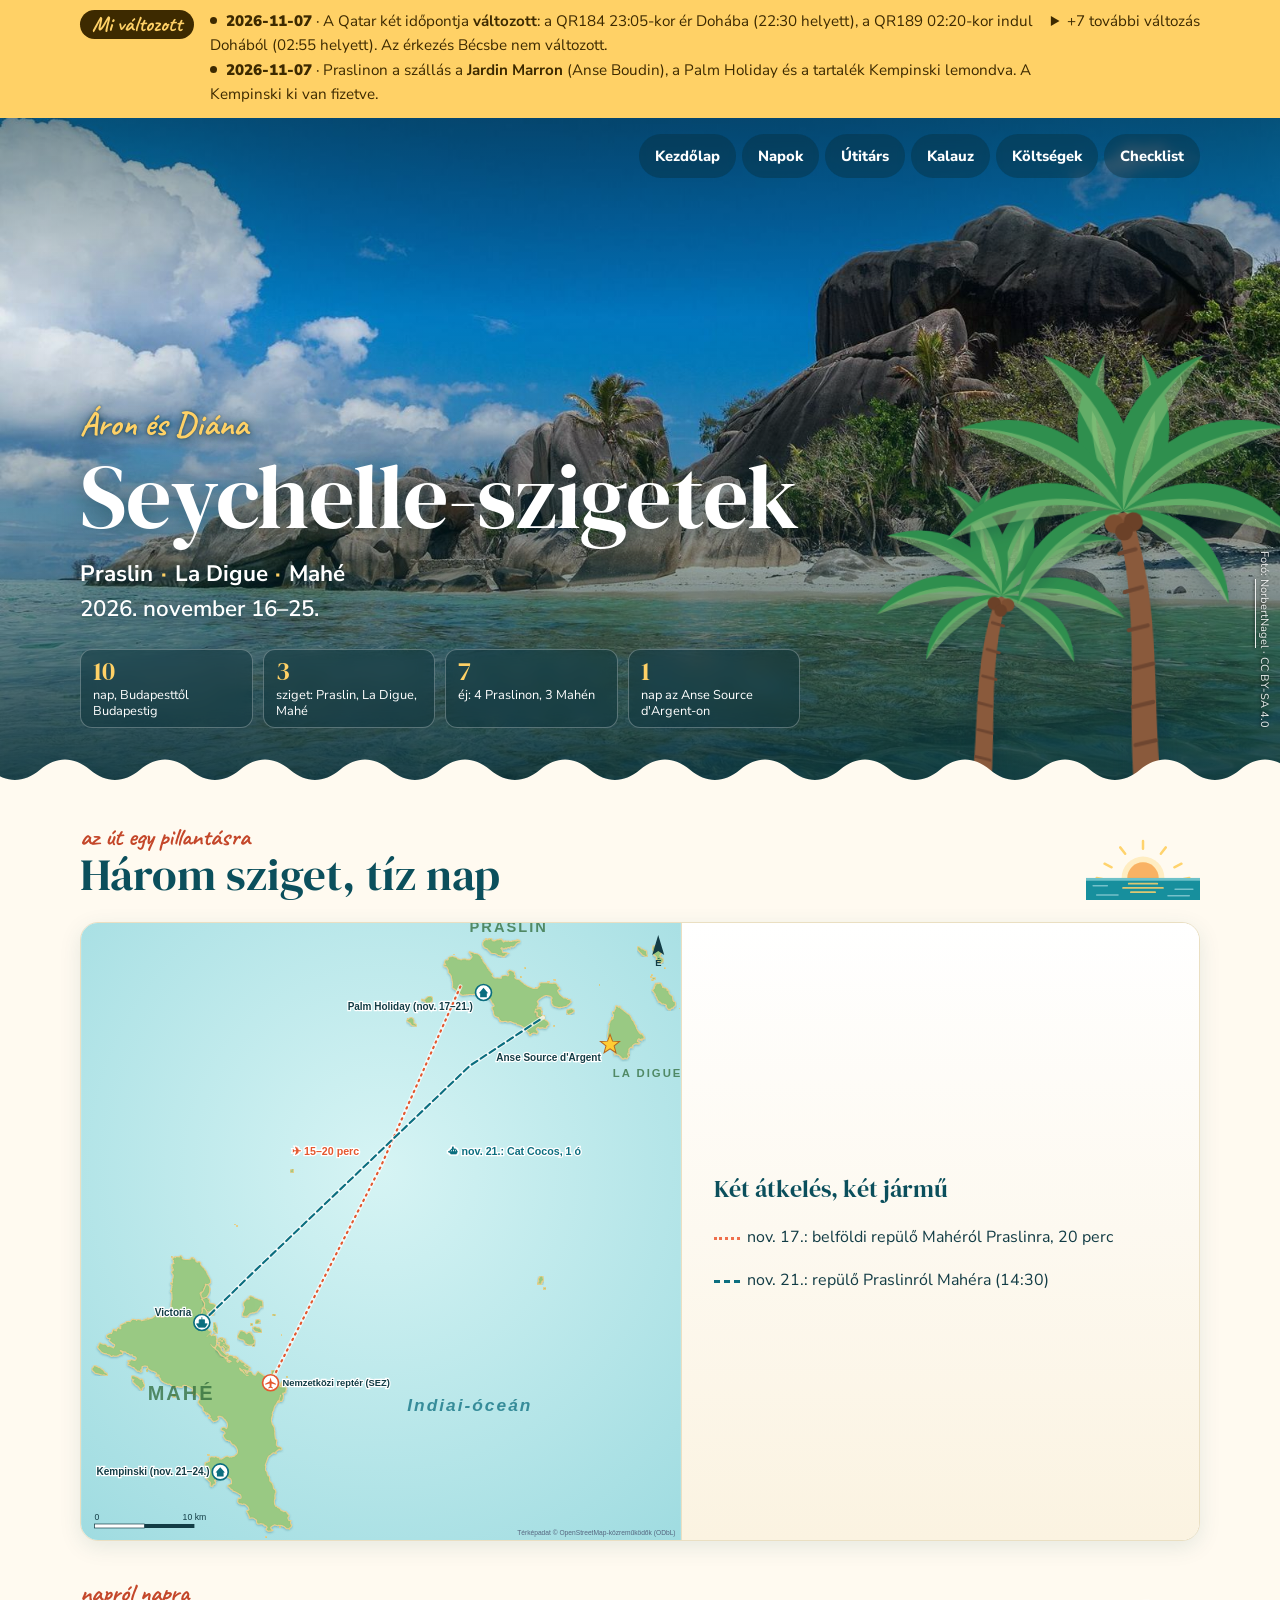
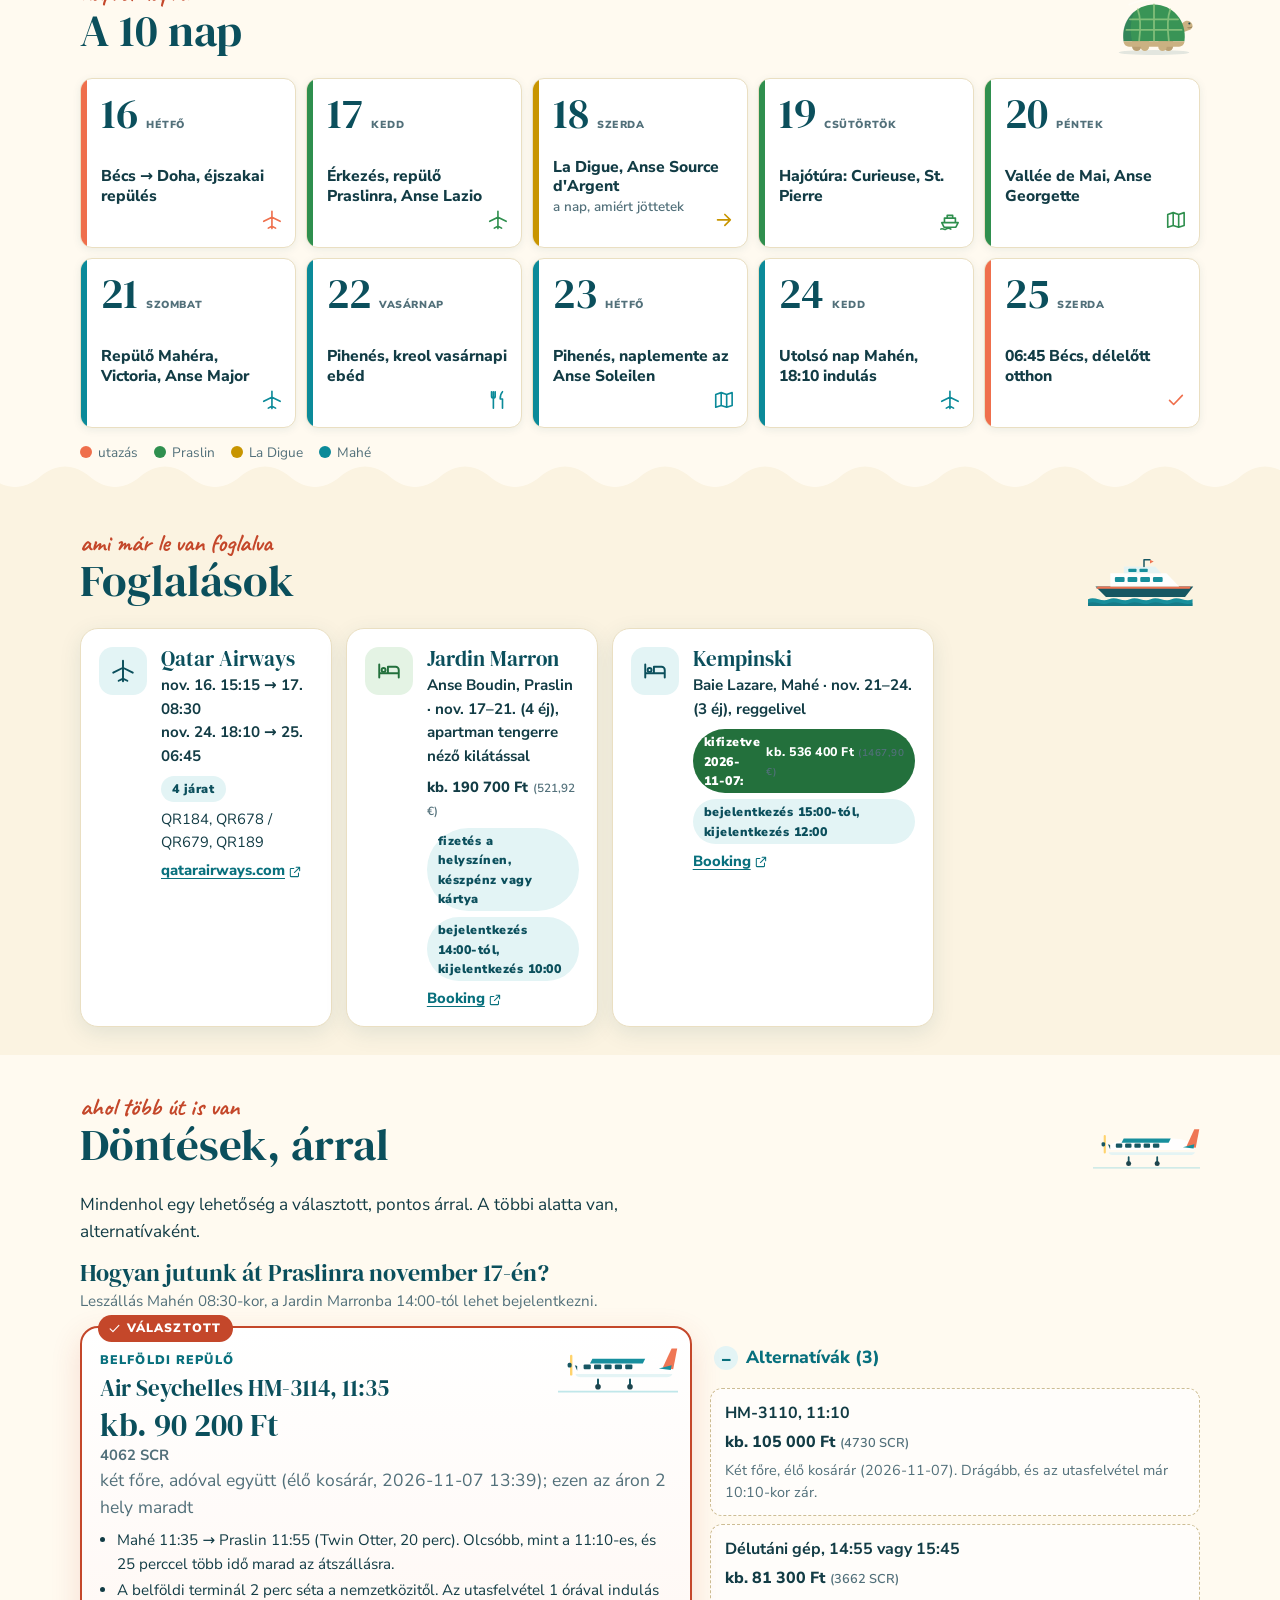
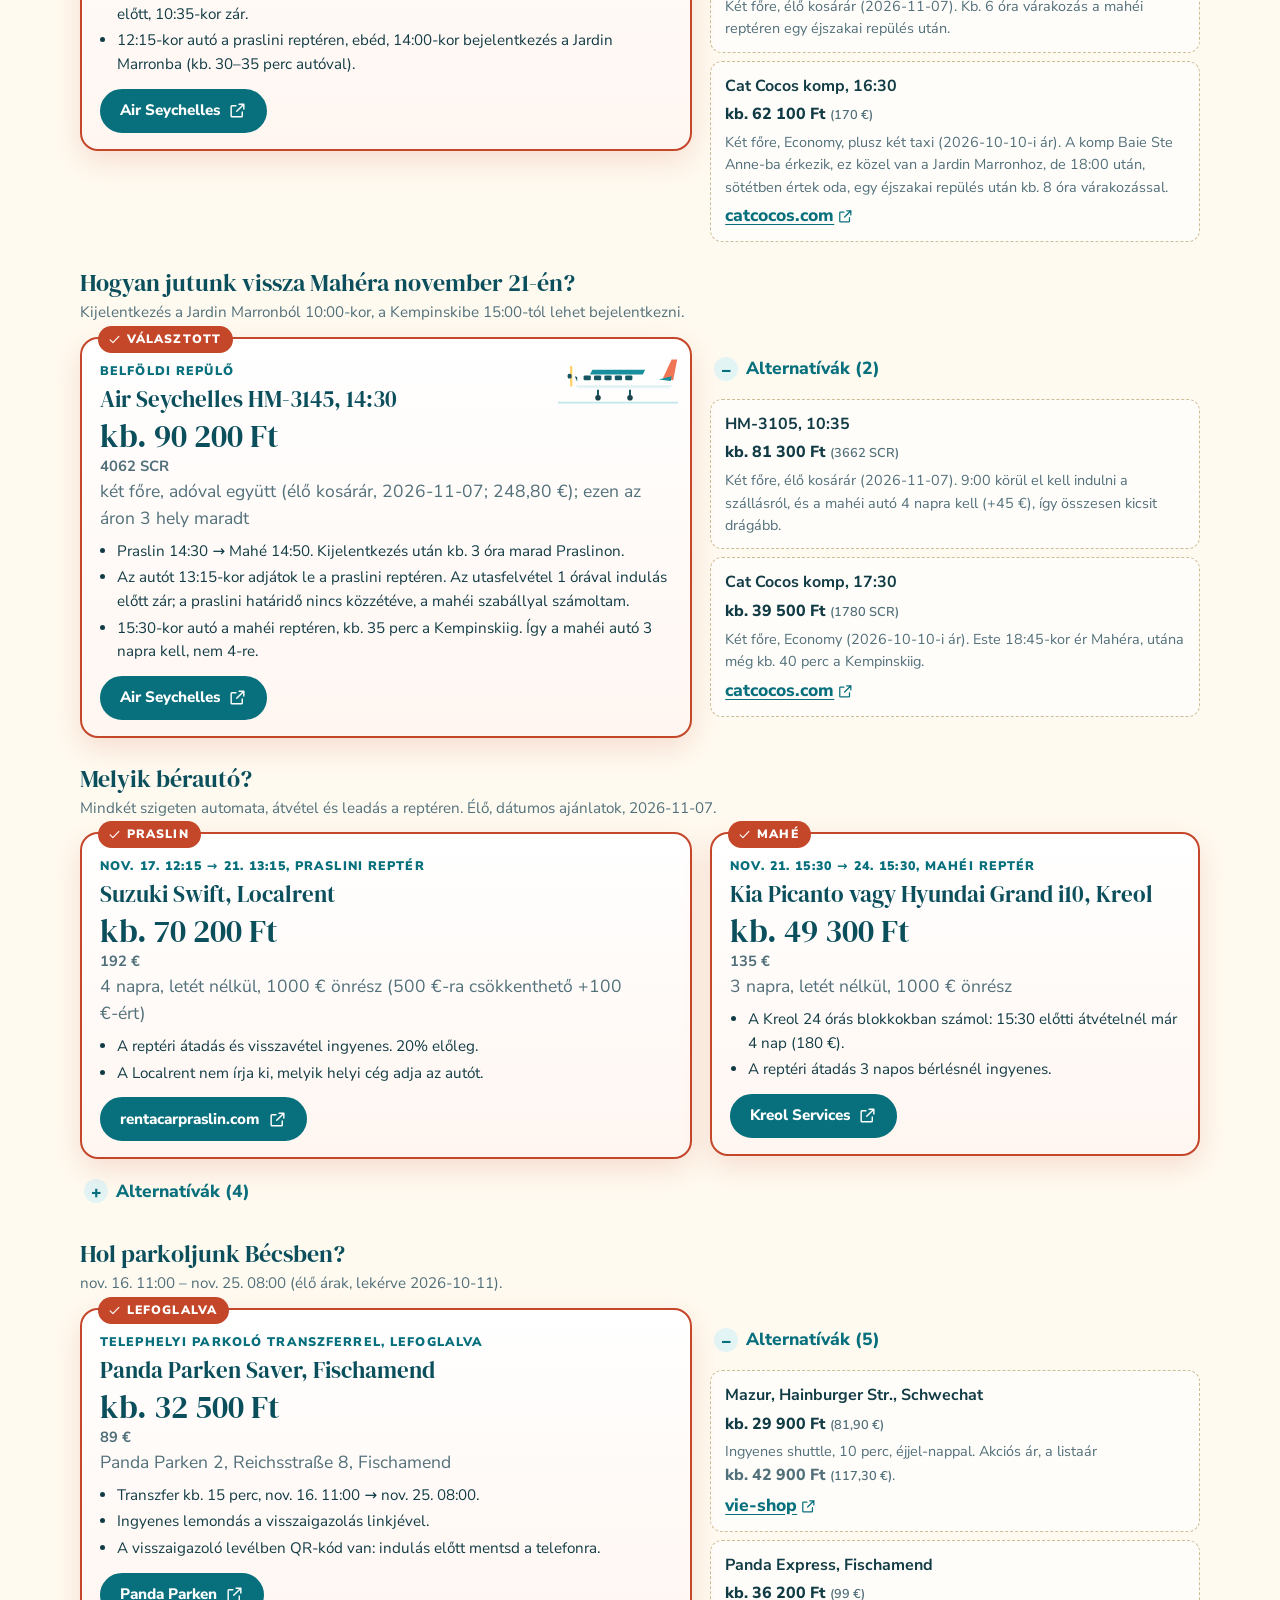
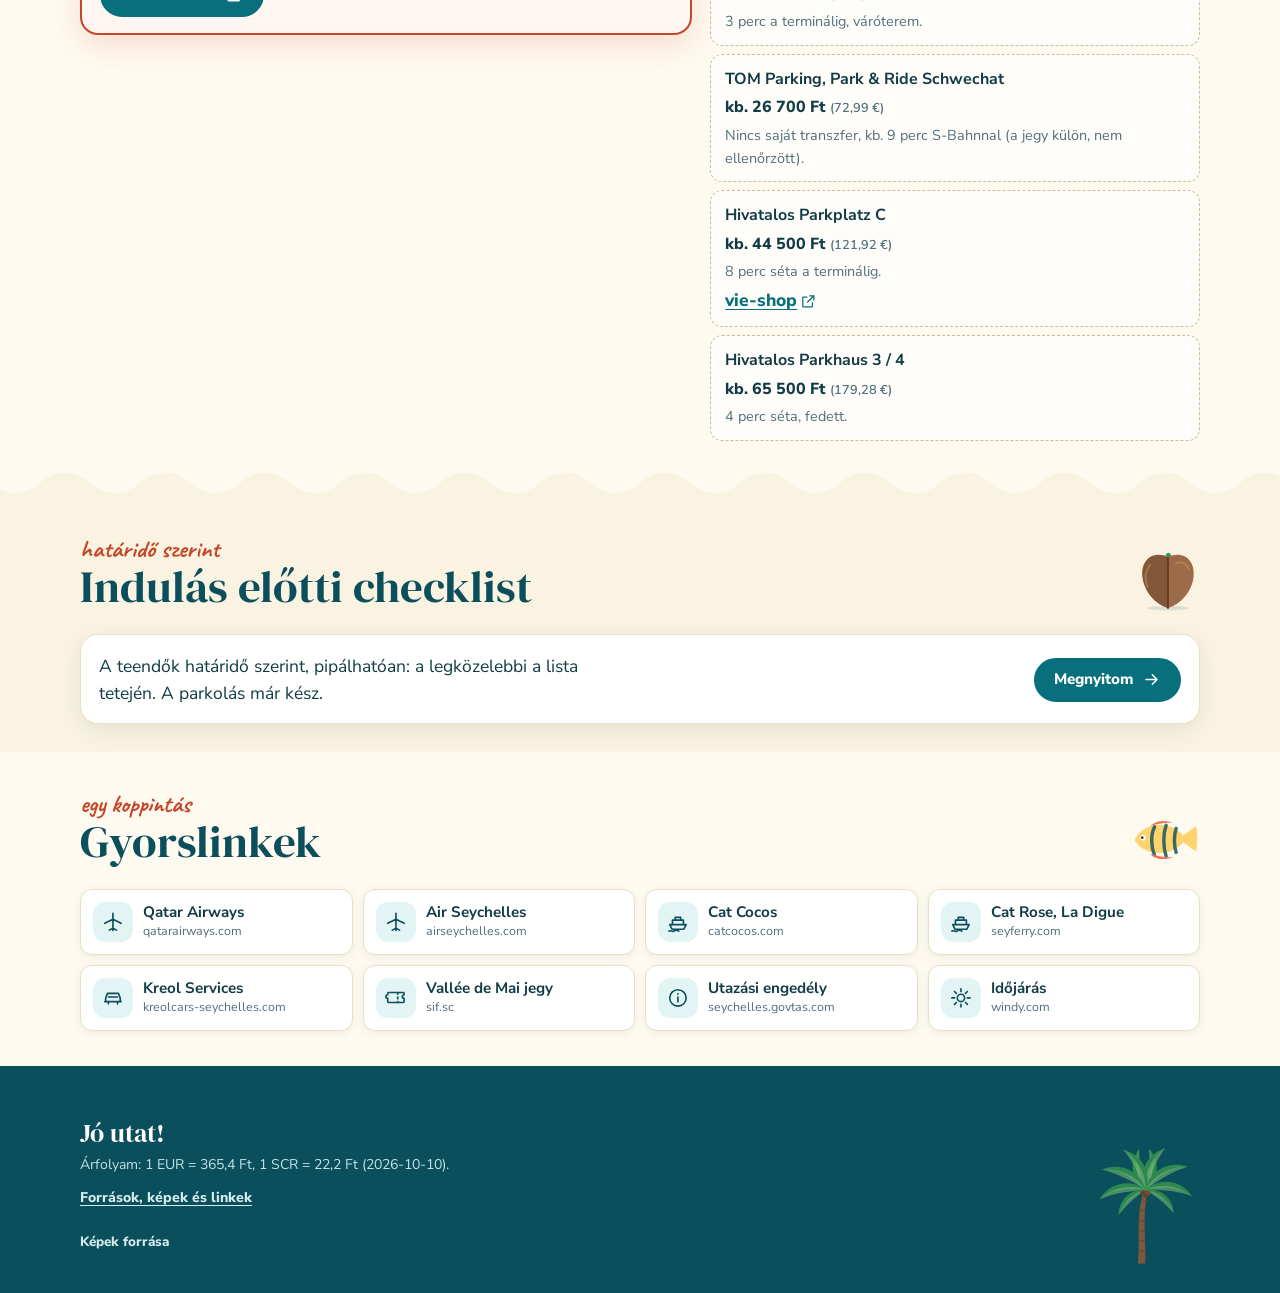
<file: index.html>
<!doctype html>
<html lang="hu">
<head>
<meta charset="utf-8">
<meta name="viewport" content="width=device-width,initial-scale=1,viewport-fit=cover">
<meta name="theme-color" content="#0b4f5c">
<meta name="robots" content="noindex, nofollow">
<meta name="rate-eur" content="365.4"><meta name="rate-scr" content="22.2"><meta name="rate-date" content="open.er-api.com, 2026-10-10">
<title>Seychelle-szigetek 2026 | Áron és Diána útiterve</title>
<meta name="description" content="Praslin, La Digue, Mahé: napi program, foglalások, döntések és checklist, 2026. november 16–25.">
<link rel="preload" href="assets/fonts/DMSerifDisplay-Regular.woff" as="font" type="font/woff" crossorigin>
<link rel="stylesheet" href="assets/css/site.css">
<link rel="icon" href="assets/favicon.svg" type="image/svg+xml">
</head>
<body>
<div class="changed" role="status">
  <div class="wrap">
    <span class="tag">Mi változott</span>
    <ul><li><time datetime="2026-11-07">2026-11-07</time> · A Qatar két időpontja <b>változott</b>: a QR184 23:05-kor ér Dohába (22:30 helyett), a QR189 02:20-kor indul Dohából (02:55 helyett). Az érkezés Bécsbe nem változott.</li><li><time datetime="2026-11-07">2026-11-07</time> · Praslinon a szállás a <b>Jardin Marron</b> (Anse Boudin), a Palm Holiday és a tartalék Kempinski lemondva. A Kempinski ki van fizetve.</li></ul>
    <details><summary>+7 további változás</summary><ul><li><time datetime="2026-11-07">2026-11-07</time> · Belföldi repülők <b>élő áron</b>: nov. 17. HM-3114 11:35, nov. 21. HM-3145 14:30, mindkettő 4062 SCR két főre. Bérautó Praslinon 192 €, Mahén 135 €.</li><li><time datetime="2026-11-07">2026-11-07</time> · A Kempinskis napok <b>pihenőnapok</b>: naponta egy, 1–2 órás program.</li><li><time datetime="2026-10-12">2026-10-12</time> · Nov. 21.: Mahéra <b>repülővel</b> (09:10) a reggeli komp helyett, így elég 7-kor kelni. Az autókat a reptereken adjátok le és veszitek át.</li><li><time datetime="2026-10-11">2026-10-11</time> · A bécsi parkolás <b>lefoglalva</b>: Panda Parken Saver, Fischamend.</li><li><time datetime="2026-10-11">2026-10-11</time> · Érkezés <b>repülővel Praslinra</b> (11:10) a komp helyett, mert a 10:30-as kompot nem lehetett volna elérni.</li><li><time datetime="2026-10-11">2026-10-11</time> · A nap rögtön az Anse Source d'Argent-nal kezdődik, a Nid d'Aigle kimaradt.</li><li><time datetime="2026-10-11">2026-10-11</time> · A Kempinski előrefizetése nov. 14-én esedékes (a lemondási határidő után).</li></ul></details>
  </div>
</div>


<header class="hero">
  <img class="bg" src="assets/img/asda2.jpg" alt="Az Anse Source d'Argent gránitsziklái és a türkiz víz, La Digue" width="1600" height="1024" fetchpriority="high">
  <img class="palm l" src="assets/ill/palm.svg" alt="">
  <img class="palm r" src="assets/ill/palm.svg" alt="">
  <nav class="topnav" aria-label="Fő menü"><a href="index.html">Kezdőlap</a><a href="index.html#napok">Napok</a><a href="utitars.html">Útitárs</a><a href="kalauz.html">Kalauz</a><a href="koltsegek.html">Költségek</a><a href="checklist.html">Checklist</a></nav>
  <div class="wrap">
    <div class="who">Áron és Diána</div>
    <h1>Seychelle-szigetek</h1>
    <p class="route">Praslin<i>·</i>La Digue<i>·</i>Mahé<br><span style="font-weight:600">2026. november 16–25.</span></p>
    <div class="stats">
      <div class="stat"><b>10</b><span>nap, Budapesttől Budapestig</span></div>
      <div class="stat"><b>3</b><span>sziget: Praslin, La Digue, Mahé</span></div>
      <div class="stat"><b>7</b><span>éj: 4 Praslinon, 3 Mahén</span></div>
      <div class="stat"><b>1</b><span>nap az Anse Source d'Argent-on</span></div>
    </div>
    <div class="count" data-countdown></div>
  </div>
  <div class="credit">Fotó: <a href="https://commons.wikimedia.org/wiki/File:Anse_Source_d%27Argent_-_La_Digue_-_Seychelles_-_03.jpg" target="_blank" rel="noopener">NorbertNagel</a> · CC BY-SA 4.0</div>
</header>
<div class="wave" aria-hidden="true"></div>

<main>
<section class="sec" id="utvonal">
  <div class="wrap">
    <div class="sec-head">
      <div><div class="kick">az út egy pillantásra</div><h2>Három sziget, tíz nap</h2></div>
      <img class="deco" src="assets/ill/sun.svg" alt="" style="height:64px">
    </div>
    <div class="card mapcard">
      <a href="assets/maps/map1.svg" aria-label="Térkép nagyban"><img src="assets/maps/map1.svg" alt="Térkép: Mahé, Praslin és La Digue, a repülő- és komputakkal" width="900" height="925" loading="lazy"></a>
      <div class="legend">
        <span><i style="border-color:#ef6f4c;border-top-style:dotted"></i>nov. 17.: belföldi repülő Mahéról Praslinra, 20 perc</span>
        <span><i style="border-color:#0b6e7f;border-top-style:dashed"></i>nov. 21.: repülő Praslinról Mahéra (14:30)</span>
      </div>
    </div>
  </div>
</section>

<section class="sec" id="napok" style="padding-top:12px">
  <div class="wrap">
    <div class="sec-head">
      <div><div class="kick">napról napra</div><h2>A 10 nap</h2></div>
      <img class="deco" src="assets/ill/turtle.svg" alt="" style="height:60px">
    </div>
    <ol class="days">
      <li><a class="day" href="nap-1.html" data-i="tr" data-date="2026-11-16"><div class="n"><b>16</b><span>hétfő</span></div><div class="t">Bécs → Doha, éjszakai repülés</div><span class="go"><svg class="ic" aria-hidden="true"><use href="assets/icons.svg#plane"/></svg></span></a></li>
      <li><a class="day" href="nap-2.html" data-i="pr" data-date="2026-11-17"><div class="n"><b>17</b><span>kedd</span></div><div class="t">Érkezés, repülő Praslinra, Anse Lazio</div><span class="go"><svg class="ic" aria-hidden="true"><use href="assets/icons.svg#plane"/></svg></span></a></li>
      <li><a class="day" href="nap-3.html" data-i="ld" data-date="2026-11-18"><div class="n"><b>18</b><span>szerda</span></div><div class="t">La Digue, Anse Source d'Argent<small>a nap, amiért jöttetek</small></div><span class="go"><svg class="ic" aria-hidden="true"><use href="assets/icons.svg#arrow"/></svg></span></a></li>
      <li><a class="day" href="nap-4.html" data-i="pr" data-date="2026-11-19"><div class="n"><b>19</b><span>csütörtök</span></div><div class="t">Hajótúra: Curieuse, St. Pierre</div><span class="go"><svg class="ic" aria-hidden="true"><use href="assets/icons.svg#ferry"/></svg></span></a></li>
      <li><a class="day" href="nap-5.html" data-i="pr" data-date="2026-11-20"><div class="n"><b>20</b><span>péntek</span></div><div class="t">Vallée de Mai, Anse Georgette</div><span class="go"><svg class="ic" aria-hidden="true"><use href="assets/icons.svg#map"/></svg></span></a></li>
      <li><a class="day" href="nap-6.html" data-i="ma" data-date="2026-11-21"><div class="n"><b>21</b><span>szombat</span></div><div class="t">Repülő Mahéra, Victoria, Anse Major</div><span class="go"><svg class="ic" aria-hidden="true"><use href="assets/icons.svg#plane"/></svg></span></a></li>
      <li><a class="day" href="nap-7.html" data-i="ma" data-date="2026-11-22"><div class="n"><b>22</b><span>vasárnap</span></div><div class="t">Pihenés, kreol vasárnapi ebéd</div><span class="go"><svg class="ic" aria-hidden="true"><use href="assets/icons.svg#fork"/></svg></span></a></li>
      <li><a class="day" href="nap-8.html" data-i="ma" data-date="2026-11-23"><div class="n"><b>23</b><span>hétfő</span></div><div class="t">Pihenés, naplemente az Anse Soleilen</div><span class="go"><svg class="ic" aria-hidden="true"><use href="assets/icons.svg#map"/></svg></span></a></li>
      <li><a class="day" href="nap-9-10.html" data-i="ma" data-date="2026-11-24"><div class="n"><b>24</b><span>kedd</span></div><div class="t">Utolsó nap Mahén, 18:10 indulás</div><span class="go"><svg class="ic" aria-hidden="true"><use href="assets/icons.svg#plane"/></svg></span></a></li>
      <li><a class="day" href="nap-9-10.html" data-i="tr" data-date="2026-11-25"><div class="n"><b>25</b><span>szerda</span></div><div class="t">06:45 Bécs, délelőtt otthon</div><span class="go"><svg class="ic" aria-hidden="true"><use href="assets/icons.svg#check"/></svg></span></a></li>
    </ol>
    <div class="dlegend"><span style="--c:var(--coral)">utazás</span><span style="--c:var(--palm)">Praslin</span><span style="--c:var(--gold)">La Digue</span><span style="--c:var(--lagoon)">Mahé</span></div>
  </div>
</section>

<div class="wave sand" aria-hidden="true"></div>
<section class="sec sand" id="foglalasok" style="margin-top:-1px">
  <div class="wrap">
    <div class="sec-head">
      <div><div class="kick">ami már le van foglalva</div><h2>Foglalások</h2></div>
      <img class="deco" src="assets/ill/ferry.svg" alt="" style="height:56px">
    </div>
    <div class="bk">
      <article class="card">
        <div class="ico"><svg class="ic" aria-hidden="true"><use href="assets/icons.svg#plane"/></svg></div>
        <h3>Qatar Airways</h3>
        <div class="when">nov. 16. 15:15 → 17. 08:30<br>nov. 24. 18:10 → 25. 06:45</div>
        <div class="meta"><span class="chip">4 járat</span> <span>QR184, QR678 / QR679, QR189</span> <a class="lnk" href="https://www.qatarairways.com" target="_blank" rel="noopener">qatarairways.com<svg class="ic" aria-hidden="true"><use href="assets/icons.svg#ext"/></svg></a></div>
      </article>
      <article class="card">
        <div class="ico" style="background:#e4f3e4;color:var(--palm-d)"><svg class="ic" aria-hidden="true"><use href="assets/icons.svg#bed"/></svg></div>
        <h3>Jardin Marron</h3>
        <div class="when">Anse Boudin, Praslin · nov. 17–21. (4&nbsp;éj), apartman tengerre néző kilátással</div>
        <div class="meta"><span class="ar"><span class="ar-ft">kb. 190 700 Ft</span><span class="ar-eredeti">521,92 €</span></span> <span class="chip">fizetés a helyszínen, készpénz vagy kártya</span> <span class="chip">bejelentkezés 14:00-tól, kijelentkezés 10:00</span> <a class="lnk" href="https://www.booking.com" target="_blank" rel="noopener">Booking<svg class="ic" aria-hidden="true"><use href="assets/icons.svg#ext"/></svg></a></div>
      </article>
      <article class="card">
        <div class="ico"><svg class="ic" aria-hidden="true"><use href="assets/icons.svg#bed"/></svg></div>
        <h3>Kempinski</h3>
        <div class="when">Baie Lazare, Mahé · nov. 21–24. (3&nbsp;éj), reggelivel</div>
        <div class="meta"><span class="chip ok">kifizetve 2026-11-07: <span class="ar"><span class="ar-ft">kb. 536 400 Ft</span><span class="ar-eredeti">1467,90 €</span></span></span> <span class="chip">bejelentkezés 15:00-tól, kijelentkezés 12:00</span> <a class="lnk" href="https://www.booking.com" target="_blank" rel="noopener">Booking<svg class="ic" aria-hidden="true"><use href="assets/icons.svg#ext"/></svg></a></div>
      </article>
    </div>
  </div>
</section>

<section class="sec" id="dontesek">
  <div class="wrap">
    <div class="sec-head">
      <div><div class="kick">ahol több út is van</div><h2>Döntések, árral</h2></div>
      <img class="deco" src="assets/ill/twinotter.svg" alt="" style="height:50px">
    </div>
    <p class="lead">Mindenhol egy lehetőség a választott, pontos árral. A többi alatta van, alternatívaként.</p>

    <section class="optgroup" aria-labelledby="g1">
      <h3 id="g1">Hogyan jutunk át Praslinra november 17-én?</h3>
      <p class="q">Leszállás Mahén 08:30-kor, a Jardin Marronba 14:00-tól lehet bejelentkezni.</p>
      <div class="grid2">
        <article class="opt sel">
          <span class="flag"><svg class="ic" aria-hidden="true"><use href="assets/icons.svg#check"/></svg>Választott</span>
          <img class="illo" src="assets/ill/twinotter.svg" alt="">
          <h4>Belföldi repülő</h4>
          <h3>Air Seychelles HM-3114, 11:35</h3>
          <div class="big"><span class="ar"><span class="ar-ft">kb. 90 200 Ft</span><span class="ar-eredeti">4062 SCR</span></span></div>
          <p class="small" style="margin:2px 0 0;color:var(--muted)">két főre, adóval együtt (élő kosárár, 2026-11-07 13:39); ezen az áron 2 hely maradt</p>
          <ul>
            <li>Mahé 11:35 → Praslin 11:55 (Twin Otter, 20 perc). Olcsóbb, mint a 11:10-es, és 25 perccel több idő marad az átszállásra.</li>
            <li>A belföldi terminál 2 perc séta a nemzetközitől. Az utasfelvétel 1 órával indulás előtt, 10:35-kor zár.</li>
            <li>12:15-kor autó a praslini reptéren, ebéd, 14:00-kor bejelentkezés a Jardin Marronba (kb. 30–35 perc autóval).</li>
          </ul>
          <a class="btn" href="https://www.airseychelles.com" target="_blank" rel="noopener">Air Seychelles<svg class="ic" aria-hidden="true"><use href="assets/icons.svg#ext"/></svg></a>
        </article>
        <details class="alts" open>
          <summary>Alternatívák (3)</summary>
          <div class="alt">
            <b>HM-3110, 11:10</b>
            <span class="ar"><span class="ar-ft">kb. 105 000 Ft</span><span class="ar-eredeti">4730 SCR</span></span>
            <p>Két főre, élő kosárár (2026-11-07). Drágább, és az utasfelvétel már 10:10-kor zár.</p>
          </div>
          <div class="alt">
            <b>Délutáni gép, 14:55 vagy 15:45</b>
            <span class="ar"><span class="ar-ft">kb. 81 300 Ft</span><span class="ar-eredeti">3662 SCR</span></span>
            <p>Két főre, élő kosárár (2026-11-07). Kb. 6 óra várakozás a mahéi reptéren egy éjszakai repülés után.</p>
          </div>
          <div class="alt">
            <b>Cat Cocos komp, 16:30</b>
            <span class="ar"><span class="ar-ft">kb. 62 100 Ft</span><span class="ar-eredeti">170 €</span></span>
            <p>Két főre, Economy, plusz két taxi (2026-10-10-i ár). A komp Baie Ste Anne-ba érkezik, ez közel van a Jardin Marronhoz, de 18:00 után, sötétben értek oda, egy éjszakai repülés után kb. 8 óra várakozással.</p>
            <a class="lnk" href="https://www.catcocos.com" target="_blank" rel="noopener">catcocos.com<svg class="ic" aria-hidden="true"><use href="assets/icons.svg#ext"/></svg></a>
          </div>
        </details>
      </div>
    </section>

    <section class="optgroup" aria-labelledby="g1b">
      <h3 id="g1b">Hogyan jutunk vissza Mahéra november 21-én?</h3>
      <p class="q">Kijelentkezés a Jardin Marronból 10:00-kor, a Kempinskibe 15:00-tól lehet bejelentkezni.</p>
      <div class="grid2">
        <article class="opt sel">
          <span class="flag"><svg class="ic" aria-hidden="true"><use href="assets/icons.svg#check"/></svg>Választott</span>
          <img class="illo" src="assets/ill/twinotter.svg" alt="">
          <h4>Belföldi repülő</h4>
          <h3>Air Seychelles HM-3145, 14:30</h3>
          <div class="big"><span class="ar"><span class="ar-ft">kb. 90 200 Ft</span><span class="ar-eredeti">4062 SCR</span></span></div>
          <p class="small" style="margin:2px 0 0;color:var(--muted)">két főre, adóval együtt (élő kosárár, 2026-11-07; 248,80 €); ezen az áron 3 hely maradt</p>
          <ul>
            <li>Praslin 14:30 → Mahé 14:50. Kijelentkezés után kb. 3 óra marad Praslinon.</li>
            <li>Az autót 13:15-kor adjátok le a praslini reptéren. Az utasfelvétel 1 órával indulás előtt zár; a praslini határidő nincs közzétéve, a mahéi szabállyal számoltam.</li>
            <li>15:30-kor autó a mahéi reptéren, kb. 35 perc a Kempinskiig. Így a mahéi autó 3 napra kell, nem 4-re.</li>
          </ul>
          <a class="btn" href="https://www.airseychelles.com" target="_blank" rel="noopener">Air Seychelles<svg class="ic" aria-hidden="true"><use href="assets/icons.svg#ext"/></svg></a>
        </article>
        <details class="alts" open>
          <summary>Alternatívák (2)</summary>
          <div class="alt">
            <b>HM-3105, 10:35</b>
            <span class="ar"><span class="ar-ft">kb. 81 300 Ft</span><span class="ar-eredeti">3662 SCR</span></span>
            <p>Két főre, élő kosárár (2026-11-07). 9:00 körül el kell indulni a szállásról, és a mahéi autó 4 napra kell (+45 €), így összesen kicsit drágább.</p>
          </div>
          <div class="alt">
            <b>Cat Cocos komp, 17:30</b>
            <span class="ar"><span class="ar-ft">kb. 39 500 Ft</span><span class="ar-eredeti">1780 SCR</span></span>
            <p>Két főre, Economy (2026-10-10-i ár). Este 18:45-kor ér Mahéra, utána még kb. 40 perc a Kempinskiig.</p>
            <a class="lnk" href="https://www.catcocos.com" target="_blank" rel="noopener">catcocos.com<svg class="ic" aria-hidden="true"><use href="assets/icons.svg#ext"/></svg></a>
          </div>
        </details>
      </div>
    </section>

    <section class="optgroup" aria-labelledby="g1c">
      <h3 id="g1c">Melyik bérautó?</h3>
      <p class="q">Mindkét szigeten automata, átvétel és leadás a reptéren. Élő, dátumos ajánlatok, 2026-11-07.</p>
      <div class="grid2">
        <article class="opt sel">
          <span class="flag"><svg class="ic" aria-hidden="true"><use href="assets/icons.svg#check"/></svg>Praslin</span>
          <h4>nov. 17. 12:15 → 21. 13:15, praslini reptér</h4>
          <h3>Suzuki Swift, Localrent</h3>
          <div class="big"><span class="ar"><span class="ar-ft">kb. 70 200 Ft</span><span class="ar-eredeti">192 €</span></span></div>
          <p class="small" style="margin:2px 0 0;color:var(--muted)">4 napra, letét nélkül, 1000 € önrész (500 €-ra csökkenthető +100 €-ért)</p>
          <ul>
            <li>A reptéri átadás és visszavétel ingyenes. 20% előleg.</li>
            <li>A Localrent nem írja ki, melyik helyi cég adja az autót.</li>
          </ul>
          <a class="btn" href="https://rentacarpraslin.com/" target="_blank" rel="noopener">rentacarpraslin.com<svg class="ic" aria-hidden="true"><use href="assets/icons.svg#ext"/></svg></a>
        </article>
        <article class="opt sel">
          <span class="flag"><svg class="ic" aria-hidden="true"><use href="assets/icons.svg#check"/></svg>Mahé</span>
          <h4>nov. 21. 15:30 → 24. 15:30, mahéi reptér</h4>
          <h3>Kia Picanto vagy Hyundai Grand i10, Kreol</h3>
          <div class="big"><span class="ar"><span class="ar-ft">kb. 49 300 Ft</span><span class="ar-eredeti">135 €</span></span></div>
          <p class="small" style="margin:2px 0 0;color:var(--muted)">3 napra, letét nélkül, 1000 € önrész</p>
          <ul>
            <li>A Kreol 24 órás blokkokban számol: 15:30 előtti átvételnél már 4 nap (180 €).</li>
            <li>A reptéri átadás 3 napos bérlésnél ingyenes.</li>
          </ul>
          <a class="btn" href="https://kreolcars-seychelles.com" target="_blank" rel="noopener">Kreol Services<svg class="ic" aria-hidden="true"><use href="assets/icons.svg#ext"/></svg></a>
        </article>
      </div>
      <details class="alts">
        <summary>Alternatívák (4)</summary>
        <div class="alt"><b>Praslin: Kreol Hyundai Grand i10</b><span class="ar"><span class="ar-ft">kb. 57 000 Ft</span><span class="ar-eredeti">156 €</span></span><p>Ez lenne a legolcsóbb, de a foglalómotor szerint „Not Available – Contact Us”. Egy e-maillel érdemes rákérdezni. A Kreol 30 perc túllépésért is 5. napot számol.</p></div>
        <div class="alt"><b>Praslin: Kreol Suzuki Ertiga</b><span class="ar"><span class="ar-ft">kb. 102 300 Ft</span><span class="ar-eredeti">280 €</span></span><p>Az egyetlen még foglalható Kreol-autó, 1500 € önrész.</p></div>
        <div class="alt"><b>Mahé: Localrent Kia Picanto</b><span class="ar"><span class="ar-ft">kb. 49 300 Ft</span><span class="ar-eredeti">135 €</span></span><p>Ugyanannyi, 800 € önrész, ingyenes lemondás.</p></div>
        <div class="alt"><b>Mahé: VIP Cars, legolcsóbb automata</b><span class="ar"><span class="ar-ft">kb. 53 500 Ft</span><span class="ar-eredeti">146,52 €</span></span><p>3 napra.</p></div>
      </details>
    </section>

    <section class="optgroup" aria-labelledby="g2">
      <h3 id="g2">Hol parkoljunk Bécsben?</h3>
      <p class="q">nov. 16. 11:00 – nov. 25. 08:00 (élő árak, lekérve 2026-10-11).</p>
      <div class="grid2">
        <article class="opt sel">
          <span class="flag"><svg class="ic" aria-hidden="true"><use href="assets/icons.svg#check"/></svg>Lefoglalva</span>
          <h4>Telephelyi parkoló transzferrel, lefoglalva</h4>
          <h3>Panda Parken Saver, Fischamend</h3>
          <div class="big"><span class="ar"><span class="ar-ft">kb. 32 500 Ft</span><span class="ar-eredeti">89 €</span></span></div>
          <p class="small" style="margin:2px 0 0;color:var(--muted)">Panda Parken 2, Reichsstraße 8, Fischamend</p>
          <ul>
            <li>Transzfer kb. 15 perc, nov. 16. 11:00 → nov. 25. 08:00.</li>
            <li>Ingyenes lemondás a visszaigazolás linkjével.</li>
            <li>A visszaigazoló levélben QR-kód van: indulás előtt mentsd a telefonra.</li>
          </ul>
          <a class="btn" href="https://www.pandaparken.at" target="_blank" rel="noopener">Panda Parken<svg class="ic" aria-hidden="true"><use href="assets/icons.svg#ext"/></svg></a>
        </article>
        <details class="alts" open>
          <summary>Alternatívák (5)</summary>
          <div class="alt">
            <b>Mazur, Hainburger Str., Schwechat</b>
            <span class="ar"><span class="ar-ft">kb. 29 900 Ft</span><span class="ar-eredeti">81,90 €</span></span>
            <p>Ingyenes shuttle, 10 perc, éjjel-nappal. Akciós ár, a listaár <span class="ar"><span class="ar-ft">kb. 42 900 Ft</span><span class="ar-eredeti">117,30 €</span></span>.</p>
            <a class="lnk" href="https://vie-shop.viennaairport.com/" target="_blank" rel="noopener">vie-shop<svg class="ic" aria-hidden="true"><use href="assets/icons.svg#ext"/></svg></a>
          </div>
          <div class="alt">
            <b>Panda Express, Fischamend</b>
            <span class="ar"><span class="ar-ft">kb. 36 200 Ft</span><span class="ar-eredeti">99 €</span></span>
            <p>3 perc a terminálig, váróterem.</p>
          </div>
          <div class="alt">
            <b>TOM Parking, Park &amp; Ride Schwechat</b>
            <span class="ar"><span class="ar-ft">kb. 26 700 Ft</span><span class="ar-eredeti">72,99 €</span></span>
            <p>Nincs saját transzfer, kb. 9 perc S-Bahnnal (a jegy külön, nem ellenőrzött).</p>
          </div>
          <div class="alt">
            <b>Hivatalos Parkplatz C</b>
            <span class="ar"><span class="ar-ft">kb. 44 500 Ft</span><span class="ar-eredeti">121,92 €</span></span>
            <p>8 perc séta a terminálig.</p>
            <a class="lnk" href="https://vie-shop.viennaairport.com/" target="_blank" rel="noopener">vie-shop<svg class="ic" aria-hidden="true"><use href="assets/icons.svg#ext"/></svg></a>
          </div>
          <div class="alt">
            <b>Hivatalos Parkhaus 3 / 4</b>
            <span class="ar"><span class="ar-ft">kb. 65 500 Ft</span><span class="ar-eredeti">179,28 €</span></span>
            <p>4 perc séta, fedett.</p>
          </div>
        </details>
      </div>
    </section>
  </div>
</section>

<div class="wave sand" aria-hidden="true"></div>
<section class="sec sand" id="checklist" style="margin-top:-1px">
  <div class="wrap">
    <div class="sec-head">
      <div><div class="kick">határidő szerint</div><h2>Indulás előtti checklist</h2></div>
      <img class="deco" src="assets/ill/cocodemer.svg" alt="" style="height:64px">
    </div>
    <div class="card" style="display:flex;flex-wrap:wrap;gap:14px;align-items:center;justify-content:space-between">
      <p style="margin:0;max-width:46ch">A teendők határidő szerint, pipálhatóan: a legközelebbi a lista tetején. A parkolás már kész.</p>
      <a class="btn" href="checklist.html">Megnyitom<svg class="ic" aria-hidden="true"><use href="assets/icons.svg#arrow"/></svg></a>
    </div>
  </div>
</section>

<section class="sec" id="linkek">
  <div class="wrap">
    <div class="sec-head">
      <div><div class="kick">egy koppintás</div><h2>Gyorslinkek</h2></div>
      <img class="deco" src="assets/ill/fish.svg" alt="" style="height:54px">
    </div>
    <div class="ql">
      <a href="https://www.qatarairways.com" target="_blank" rel="noopener"><span class="qi"><svg class="ic" aria-hidden="true"><use href="assets/icons.svg#plane"/></svg></span><span><b>Qatar Airways</b><small>qatarairways.com</small></span></a>
      <a href="https://www.airseychelles.com" target="_blank" rel="noopener"><span class="qi"><svg class="ic" aria-hidden="true"><use href="assets/icons.svg#plane"/></svg></span><span><b>Air Seychelles</b><small>airseychelles.com</small></span></a>
      <a href="https://www.catcocos.com" target="_blank" rel="noopener"><span class="qi"><svg class="ic" aria-hidden="true"><use href="assets/icons.svg#ferry"/></svg></span><span><b>Cat Cocos</b><small>catcocos.com</small></span></a>
      <a href="https://www.seyferry.com" target="_blank" rel="noopener"><span class="qi"><svg class="ic" aria-hidden="true"><use href="assets/icons.svg#ferry"/></svg></span><span><b>Cat Rose, La Digue</b><small>seyferry.com</small></span></a>
      <a href="https://www.kreolcars-seychelles.com" target="_blank" rel="noopener"><span class="qi"><svg class="ic" aria-hidden="true"><use href="assets/icons.svg#car"/></svg></span><span><b>Kreol Services</b><small>kreolcars-seychelles.com</small></span></a>
      <a href="https://www.sif.sc" target="_blank" rel="noopener"><span class="qi"><svg class="ic" aria-hidden="true"><use href="assets/icons.svg#ticket"/></svg></span><span><b>Vallée de Mai jegy</b><small>sif.sc</small></span></a>
      <a href="https://seychelles.govtas.com" target="_blank" rel="noopener"><span class="qi"><svg class="ic" aria-hidden="true"><use href="assets/icons.svg#info"/></svg></span><span><b>Utazási engedély</b><small>seychelles.govtas.com</small></span></a>
      <a href="https://www.windy.com" target="_blank" rel="noopener"><span class="qi"><svg class="ic" aria-hidden="true"><use href="assets/icons.svg#sun"/></svg></span><span><b>Időjárás</b><small>windy.com</small></span></a>
    </div>
  </div>
</section>
</main>

<footer class="foot">
  <div class="wave deep" aria-hidden="true"></div>
  <div class="wrap">
    <img class="palm" src="assets/ill/palm.svg" alt="">
    <h3>Jó utat!</h3>
    <p class="rates" data-rates>Árfolyam: 1 EUR = 365,4 Ft, 1 SCR = 22,2 Ft (2026-10-10).</p>
    <p class="small"><a class="lnk" href="forrasok.html" style="color:inherit">Források, képek és linkek</a></p>
    <details>
      <summary>Képek forrása</summary>
      <ul>
        <li><a href="https://commons.wikimedia.org/wiki/File:Anse_Source_d%27Argent_-_La_Digue_-_Seychelles_-_03.jpg" target="_blank" rel="noopener">Anse Source d&#x27;Argent - La Digue - Seychelles - 03.jpg</a>, NorbertNagel, CC BY-SA 4.0</li>
      </ul>
      <p>Térképadat © OpenStreetMap-közreműködők (ODbL). Az illusztrációk saját rajzok.</p>
    </details>
  </div>
</footer>

<nav class="tabs" aria-label="Alsó menü"><a href="index.html" aria-current="page"><svg class="ic" aria-hidden="true"><use href="assets/icons.svg#map"/></svg>Kezdőlap</a><a href="index.html#napok"><svg class="ic" aria-hidden="true"><use href="assets/icons.svg#calendar"/></svg>Napok</a><a href="utitars.html"><svg class="ic" aria-hidden="true"><use href="assets/icons.svg#bag"/></svg>Útitárs</a><a href="checklist.html"><svg class="ic" aria-hidden="true"><use href="assets/icons.svg#list"/></svg>Checklist</a></nav>
<script src="assets/js/site.js" defer></script>
</body>
</html>
</file>
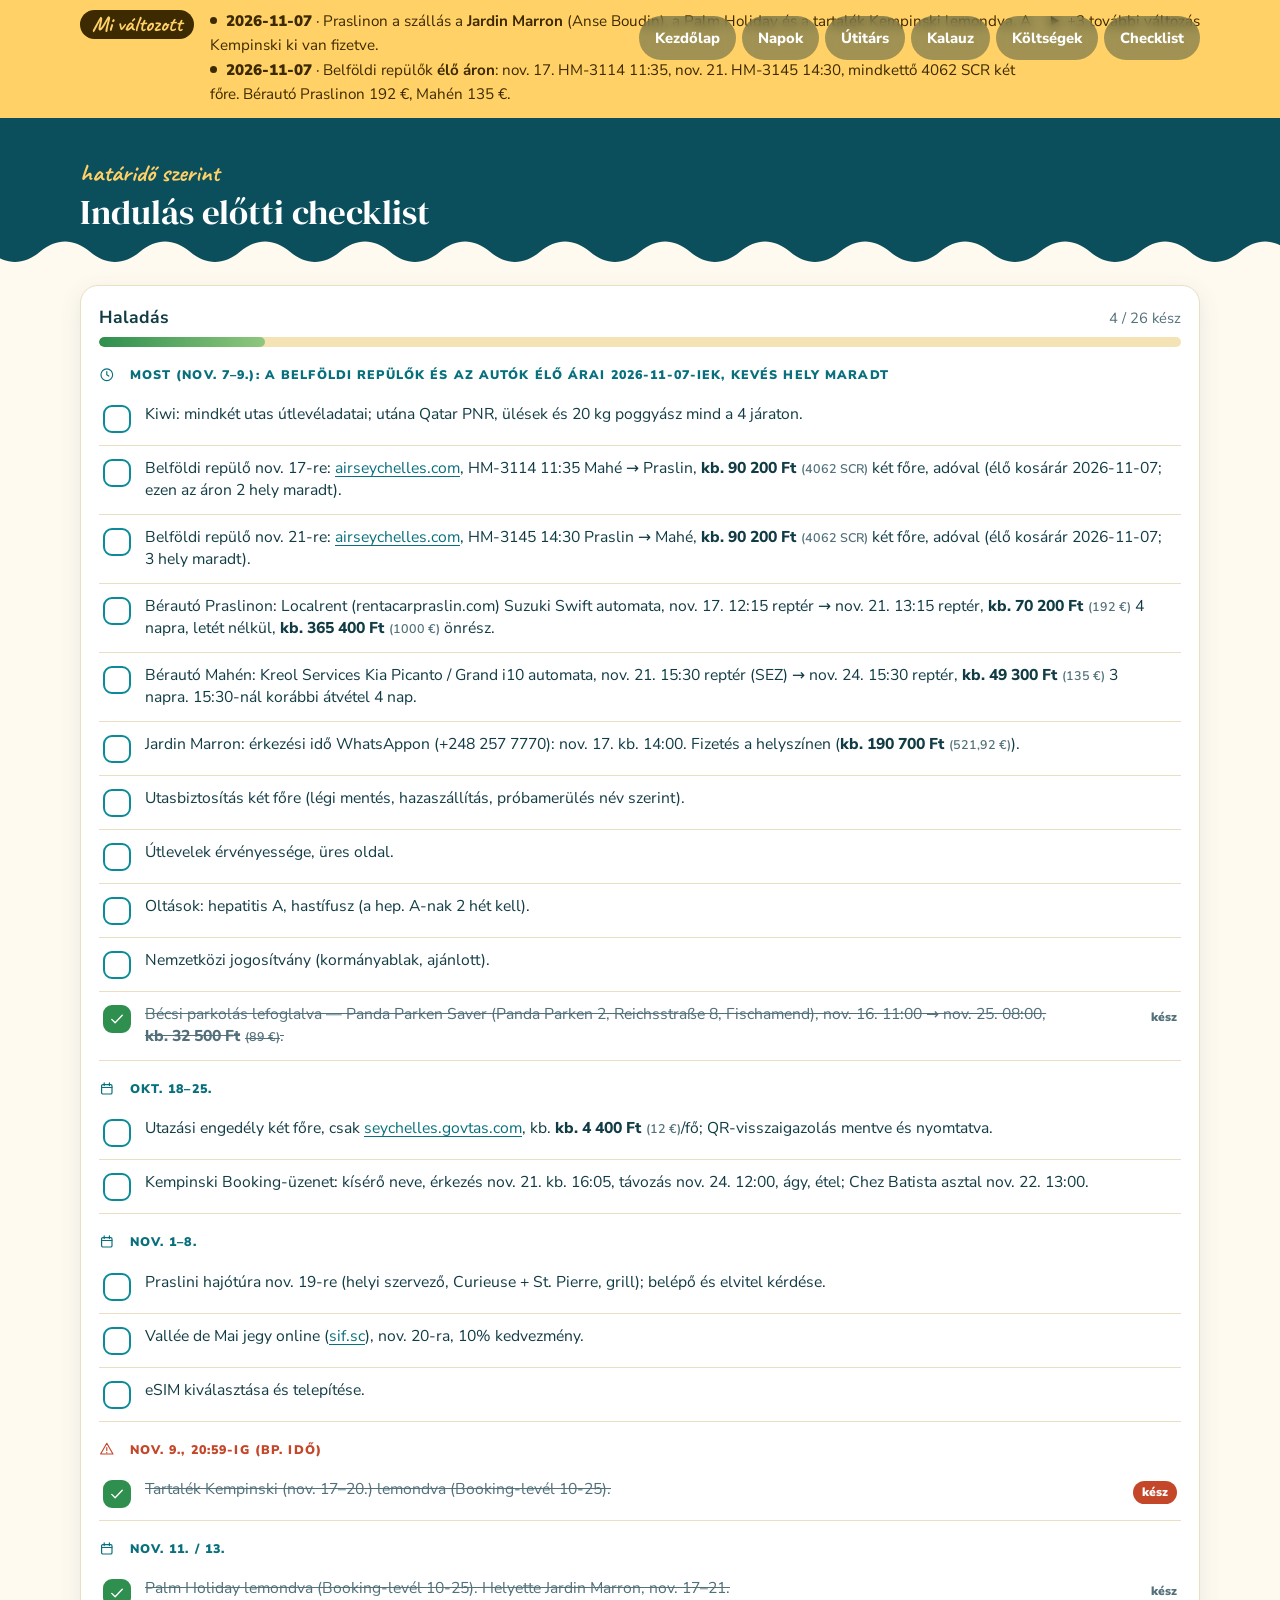
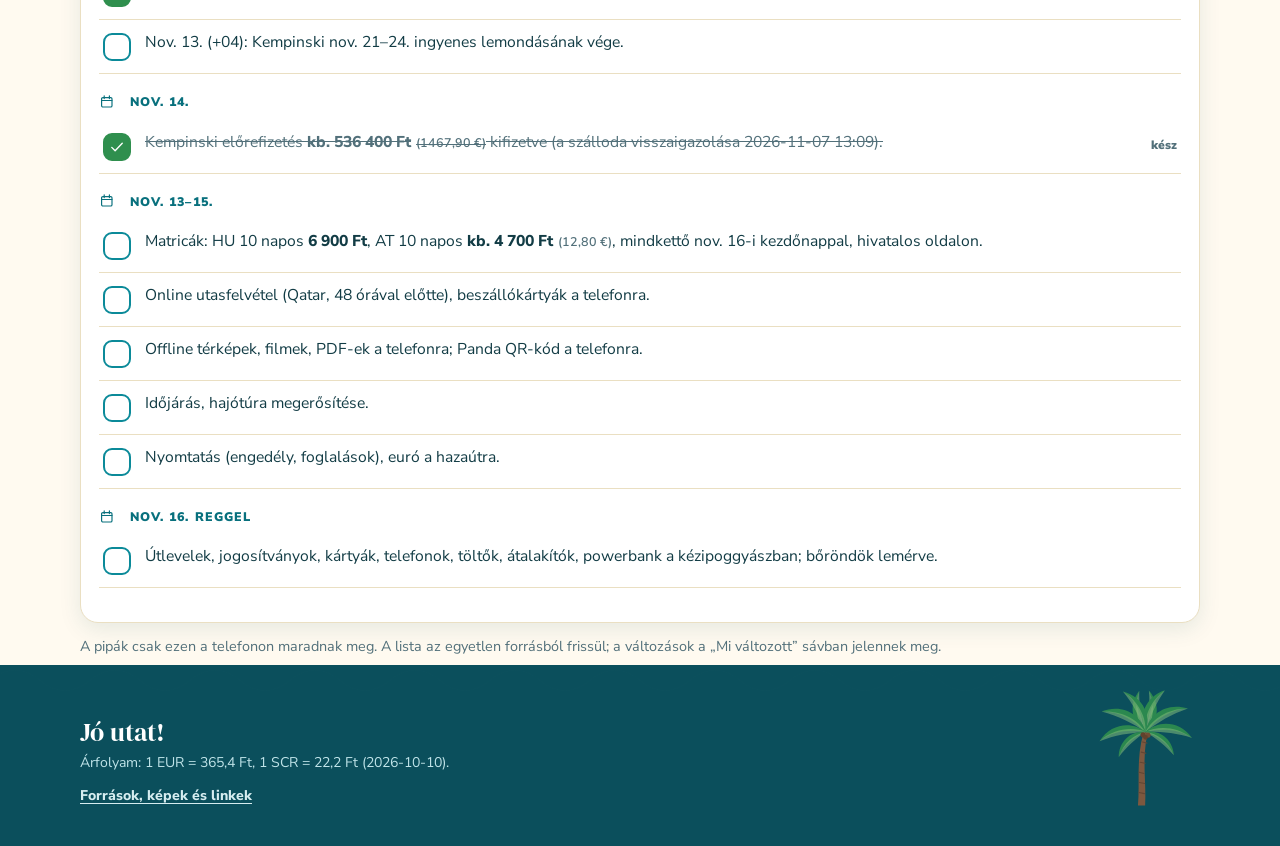
<file: checklist.html>
<!doctype html>
<html lang="hu">
<head>
<meta charset="utf-8">
<meta name="viewport" content="width=device-width,initial-scale=1,viewport-fit=cover">
<meta name="theme-color" content="#0b4f5c">
<meta name="robots" content="noindex, nofollow">
<meta name="rate-eur" content="365.4"><meta name="rate-scr" content="22.2"><meta name="rate-date" content="open.er-api.com, 2026-10-10">
<title>Indulás előtti checklist | Seychelle 2026</title>
<meta name="description" content="Határidő szerinti teendők az indulásig, 2026. november 16-ig.">
<link rel="stylesheet" href="assets/css/site.css">
<link rel="icon" href="assets/favicon.svg" type="image/svg+xml">
</head>
<body>
<div class="changed" role="status">
  <div class="wrap">
    <span class="tag">Mi változott</span>
    <ul><li><time datetime="2026-11-07">2026-11-07</time> · Praslinon a szállás a <b>Jardin Marron</b> (Anse Boudin), a Palm Holiday és a tartalék Kempinski lemondva. A Kempinski ki van fizetve.</li><li><time datetime="2026-11-07">2026-11-07</time> · Belföldi repülők <b>élő áron</b>: nov. 17. HM-3114 11:35, nov. 21. HM-3145 14:30, mindkettő 4062 SCR két főre. Bérautó Praslinon 192 €, Mahén 135 €.</li></ul>
    <details><summary>+3 további változás</summary><ul><li><time datetime="2026-10-12">2026-10-12</time> · Nov. 21.: Mahéra <b>repülővel</b> (09:10) a reggeli komp helyett, így elég 7-kor kelni. Az autókat a reptereken adjátok le és veszitek át.</li><li><time datetime="2026-10-11">2026-10-11</time> · A bécsi parkolás <b>lefoglalva</b>: Panda Parken Saver, Fischamend.</li><li><time datetime="2026-10-11">2026-10-11</time> · A Kempinski előrefizetése nov. 14-én esedékes (a lemondási határidő után).</li></ul></details>
  </div>
</div>
<header class="pagehead" style="background:var(--deep);color:#fff;padding:18px 0 34px">
  <div class="wrap"><nav class="topnav" aria-label="Fő menü"><a href="index.html">Kezdőlap</a><a href="index.html#napok">Napok</a><a href="utitars.html">Útitárs</a><a href="kalauz.html">Kalauz</a><a href="koltsegek.html">Költségek</a><a href="checklist.html">Checklist</a></nav>
    <div class="kick" style="font-family:var(--hand);font-weight:700;font-size:1.55rem;color:var(--sun);margin-top:18px">határidő szerint</div>
    <h1 style="color:#fff">Indulás előtti checklist</h1>
  </div>
</header>
<div class="wave" aria-hidden="true"></div>
<main class="wrap" style="padding-top:18px">
  <div class="card" id="cl-main">
    <div style="display:flex;justify-content:space-between;align-items:baseline;gap:12px"><b>Haladás</b><span data-progress-label class="small" style="color:var(--muted)"></span></div>
    <div class="prog" data-progress="#cl-main"><i></i></div>
      <div class="cl-group">
        <h4><svg class="ic" aria-hidden="true"><use href="assets/icons.svg#clock"/></svg>Most (nov. 7–9.): a belföldi repülők és az autók élő árai 2026-11-07-iek, kevés hely maradt</h4>
        <label class="chk"><input type="checkbox" data-k="cl1"><span class="box"><svg class="ic" aria-hidden="true"><use href="assets/icons.svg#check"/></svg></span><span class="tx">Kiwi: mindkét utas útlevéladatai; utána Qatar PNR, ülések és 20 kg poggyász mind a 4 járaton.</span><span class="due"></span></label>
        <label class="chk"><input type="checkbox" data-k="cl2"><span class="box"><svg class="ic" aria-hidden="true"><use href="assets/icons.svg#check"/></svg></span><span class="tx">Belföldi repülő nov. 17-re: <a href="https://www.airseychelles.com" target="_blank" rel="noopener">airseychelles.com</a>, HM-3114 11:35 Mahé → Praslin, <span class="ar"><span class="ar-ft">kb. 90 200 Ft</span><span class="ar-eredeti">4062 SCR</span></span> két főre, adóval (élő kosárár 2026-11-07; ezen az áron 2 hely maradt).</span><span class="due"></span></label>
        <label class="chk"><input type="checkbox" data-k="cl3"><span class="box"><svg class="ic" aria-hidden="true"><use href="assets/icons.svg#check"/></svg></span><span class="tx">Belföldi repülő nov. 21-re: <a href="https://www.airseychelles.com" target="_blank" rel="noopener">airseychelles.com</a>, HM-3145 14:30 Praslin → Mahé, <span class="ar"><span class="ar-ft">kb. 90 200 Ft</span><span class="ar-eredeti">4062 SCR</span></span> két főre, adóval (élő kosárár 2026-11-07; 3 hely maradt).</span><span class="due"></span></label>
        <label class="chk"><input type="checkbox" data-k="cl4"><span class="box"><svg class="ic" aria-hidden="true"><use href="assets/icons.svg#check"/></svg></span><span class="tx">Bérautó Praslinon: Localrent (rentacarpraslin.com) Suzuki Swift automata, nov. 17. 12:15 reptér → nov. 21. 13:15 reptér, <span class="ar"><span class="ar-ft">kb. 70 200 Ft</span><span class="ar-eredeti">192 €</span></span> 4 napra, letét nélkül, <span class="ar"><span class="ar-ft">kb. 365 400 Ft</span><span class="ar-eredeti">1000 €</span></span> önrész.</span><span class="due"></span></label>
        <label class="chk"><input type="checkbox" data-k="cl5"><span class="box"><svg class="ic" aria-hidden="true"><use href="assets/icons.svg#check"/></svg></span><span class="tx">Bérautó Mahén: Kreol Services Kia Picanto / Grand i10 automata, nov. 21. 15:30 reptér (SEZ) → nov. 24. 15:30 reptér, <span class="ar"><span class="ar-ft">kb. 49 300 Ft</span><span class="ar-eredeti">135 €</span></span> 3 napra. 15:30-nál korábbi átvétel 4 nap.</span><span class="due"></span></label>
        <label class="chk"><input type="checkbox" data-k="cl6"><span class="box"><svg class="ic" aria-hidden="true"><use href="assets/icons.svg#check"/></svg></span><span class="tx">Jardin Marron: érkezési idő WhatsAppon (+248 257 7770): nov. 17. kb. 14:00. Fizetés a helyszínen (<span class="ar"><span class="ar-ft">kb. 190 700 Ft</span><span class="ar-eredeti">521,92 €</span></span>).</span><span class="due"></span></label>
        <label class="chk"><input type="checkbox" data-k="cl7"><span class="box"><svg class="ic" aria-hidden="true"><use href="assets/icons.svg#check"/></svg></span><span class="tx">Utasbiztosítás két főre (légi mentés, hazaszállítás, próbamerülés név szerint).</span><span class="due"></span></label>
        <label class="chk"><input type="checkbox" data-k="cl8"><span class="box"><svg class="ic" aria-hidden="true"><use href="assets/icons.svg#check"/></svg></span><span class="tx">Útlevelek érvényessége, üres oldal.</span><span class="due"></span></label>
        <label class="chk"><input type="checkbox" data-k="cl9"><span class="box"><svg class="ic" aria-hidden="true"><use href="assets/icons.svg#check"/></svg></span><span class="tx">Oltások: hepatitis A, hastífusz (a hep. A-nak 2 hét kell).</span><span class="due"></span></label>
        <label class="chk"><input type="checkbox" data-k="cl10"><span class="box"><svg class="ic" aria-hidden="true"><use href="assets/icons.svg#check"/></svg></span><span class="tx">Nemzetközi jogosítvány (kormányablak, ajánlott).</span><span class="due"></span></label>
        <label class="chk"><input type="checkbox" data-k="cl11" checked disabled><span class="box"><svg class="ic" aria-hidden="true"><use href="assets/icons.svg#check"/></svg></span><span class="tx">Bécsi parkolás lefoglalva — Panda Parken Saver (Panda Parken 2, Reichsstraße 8, Fischamend), nov. 16. 11:00 → nov. 25. 08:00, <span class="ar"><span class="ar-ft">kb. 32 500 Ft</span><span class="ar-eredeti">89 €</span></span>.</span><span class="due">kész</span></label>
      </div>
      <div class="cl-group">
        <h4><svg class="ic" aria-hidden="true"><use href="assets/icons.svg#calendar"/></svg>okt. 18–25.</h4>
        <label class="chk"><input type="checkbox" data-k="cl12"><span class="box"><svg class="ic" aria-hidden="true"><use href="assets/icons.svg#check"/></svg></span><span class="tx">Utazási engedély két főre, csak <a href="https://seychelles.govtas.com" target="_blank" rel="noopener">seychelles.govtas.com</a>, kb. <span class="ar"><span class="ar-ft">kb. 4 400 Ft</span><span class="ar-eredeti">12 €</span></span>/fő; QR-visszaigazolás mentve és nyomtatva.</span><span class="due"></span></label>
        <label class="chk"><input type="checkbox" data-k="cl13"><span class="box"><svg class="ic" aria-hidden="true"><use href="assets/icons.svg#check"/></svg></span><span class="tx">Kempinski Booking-üzenet: kísérő neve, érkezés nov. 21. kb. 16:05, távozás nov. 24. 12:00, ágy, étel; Chez Batista asztal nov. 22. 13:00.</span><span class="due"></span></label>
      </div>
      <div class="cl-group">
        <h4><svg class="ic" aria-hidden="true"><use href="assets/icons.svg#calendar"/></svg>nov. 1–8.</h4>
        <label class="chk"><input type="checkbox" data-k="cl14"><span class="box"><svg class="ic" aria-hidden="true"><use href="assets/icons.svg#check"/></svg></span><span class="tx">Praslini hajótúra nov. 19-re (helyi szervező, Curieuse + St. Pierre, grill); belépő és elvitel kérdése.</span><span class="due"></span></label>
        <label class="chk"><input type="checkbox" data-k="cl15"><span class="box"><svg class="ic" aria-hidden="true"><use href="assets/icons.svg#check"/></svg></span><span class="tx">Vallée de Mai jegy online (<a href="https://www.sif.sc" target="_blank" rel="noopener">sif.sc</a>), nov. 20-ra, 10% kedvezmény.</span><span class="due"></span></label>
        <label class="chk"><input type="checkbox" data-k="cl16"><span class="box"><svg class="ic" aria-hidden="true"><use href="assets/icons.svg#check"/></svg></span><span class="tx">eSIM kiválasztása és telepítése.</span><span class="due"></span></label>
      </div>
      <div class="cl-group">
        <h4 style="color:var(--coral-d)"><svg class="ic" aria-hidden="true"><use href="assets/icons.svg#alert"/></svg>Nov. 9., 20:59-ig (bp. idő)</h4>
        <label class="chk crit"><input type="checkbox" data-k="cl17" checked disabled><span class="box"><svg class="ic" aria-hidden="true"><use href="assets/icons.svg#check"/></svg></span><span class="tx">Tartalék Kempinski (nov. 17–20.) lemondva (Booking-levél 10-25).</span><span class="due">kész</span></label>
      </div>
      <div class="cl-group">
        <h4><svg class="ic" aria-hidden="true"><use href="assets/icons.svg#calendar"/></svg>nov. 11. / 13.</h4>
        <label class="chk"><input type="checkbox" data-k="cl18" checked disabled><span class="box"><svg class="ic" aria-hidden="true"><use href="assets/icons.svg#check"/></svg></span><span class="tx">Palm Holiday lemondva (Booking-levél 10-25). Helyette Jardin Marron, nov. 17–21.</span><span class="due">kész</span></label>
        <label class="chk"><input type="checkbox" data-k="cl19"><span class="box"><svg class="ic" aria-hidden="true"><use href="assets/icons.svg#check"/></svg></span><span class="tx">Nov. 13. (+04): Kempinski nov. 21–24. ingyenes lemondásának vége.</span><span class="due"></span></label>
      </div>
      <div class="cl-group">
        <h4><svg class="ic" aria-hidden="true"><use href="assets/icons.svg#calendar"/></svg>nov. 14.</h4>
        <label class="chk"><input type="checkbox" data-k="cl20" checked disabled><span class="box"><svg class="ic" aria-hidden="true"><use href="assets/icons.svg#check"/></svg></span><span class="tx">Kempinski előrefizetés <span class="ar"><span class="ar-ft">kb. 536 400 Ft</span><span class="ar-eredeti">1467,90 €</span></span> kifizetve (a szálloda visszaigazolása 2026-11-07 13:09).</span><span class="due">kész</span></label>
      </div>
      <div class="cl-group">
        <h4><svg class="ic" aria-hidden="true"><use href="assets/icons.svg#calendar"/></svg>nov. 13–15.</h4>
        <label class="chk"><input type="checkbox" data-k="cl21"><span class="box"><svg class="ic" aria-hidden="true"><use href="assets/icons.svg#check"/></svg></span><span class="tx">Matricák: HU 10 napos <span class="ar"><span class="ar-ft">6 900 Ft</span></span>, AT 10 napos <span class="ar"><span class="ar-ft">kb. 4 700 Ft</span><span class="ar-eredeti">12,80 €</span></span>, mindkettő nov. 16-i kezdőnappal, hivatalos oldalon.</span><span class="due"></span></label>
        <label class="chk"><input type="checkbox" data-k="cl22"><span class="box"><svg class="ic" aria-hidden="true"><use href="assets/icons.svg#check"/></svg></span><span class="tx">Online utasfelvétel (Qatar, 48 órával előtte), beszállókártyák a telefonra.</span><span class="due"></span></label>
        <label class="chk"><input type="checkbox" data-k="cl23"><span class="box"><svg class="ic" aria-hidden="true"><use href="assets/icons.svg#check"/></svg></span><span class="tx">Offline térképek, filmek, PDF-ek a telefonra; Panda QR-kód a telefonra.</span><span class="due"></span></label>
        <label class="chk"><input type="checkbox" data-k="cl24"><span class="box"><svg class="ic" aria-hidden="true"><use href="assets/icons.svg#check"/></svg></span><span class="tx">Időjárás, hajótúra megerősítése.</span><span class="due"></span></label>
        <label class="chk"><input type="checkbox" data-k="cl25"><span class="box"><svg class="ic" aria-hidden="true"><use href="assets/icons.svg#check"/></svg></span><span class="tx">Nyomtatás (engedély, foglalások), euró a hazaútra.</span><span class="due"></span></label>
      </div>
      <div class="cl-group">
        <h4><svg class="ic" aria-hidden="true"><use href="assets/icons.svg#calendar"/></svg>nov. 16. reggel</h4>
        <label class="chk"><input type="checkbox" data-k="cl26"><span class="box"><svg class="ic" aria-hidden="true"><use href="assets/icons.svg#check"/></svg></span><span class="tx">Útlevelek, jogosítványok, kártyák, telefonok, töltők, átalakítók, powerbank a kézipoggyászban; bőröndök lemérve.</span><span class="due"></span></label>
      </div>
  </div>
  <p class="small" style="margin:12px 0 28px;color:var(--muted);font-size:.9rem">A pipák csak ezen a telefonon maradnak meg. A lista az egyetlen forrásból frissül; a változások a „Mi változott” sávban jelennek meg.</p>
</main>
<footer class="foot">
  <div class="wave deep" aria-hidden="true"></div>
  <div class="wrap">
    <img class="palm" src="assets/ill/palm.svg" alt="">
    <h3>Jó utat!</h3>
    <p class="rates" data-rates>Árfolyam: 1 EUR = 365,4 Ft, 1 SCR = 22,2 Ft (2026-10-10).</p>
    <p class="small"><a class="lnk" href="forrasok.html" style="color:inherit">Források, képek és linkek</a></p>
  </div>
</footer>
<nav class="tabs" aria-label="Alsó menü"><a href="index.html"><svg class="ic" aria-hidden="true"><use href="assets/icons.svg#map"/></svg>Kezdőlap</a><a href="index.html#napok"><svg class="ic" aria-hidden="true"><use href="assets/icons.svg#calendar"/></svg>Napok</a><a href="utitars.html"><svg class="ic" aria-hidden="true"><use href="assets/icons.svg#bag"/></svg>Útitárs</a><a href="checklist.html" aria-current="page"><svg class="ic" aria-hidden="true"><use href="assets/icons.svg#list"/></svg>Checklist</a></nav>
<script src="assets/js/site.js" defer></script>
</body>
</html>
</file>
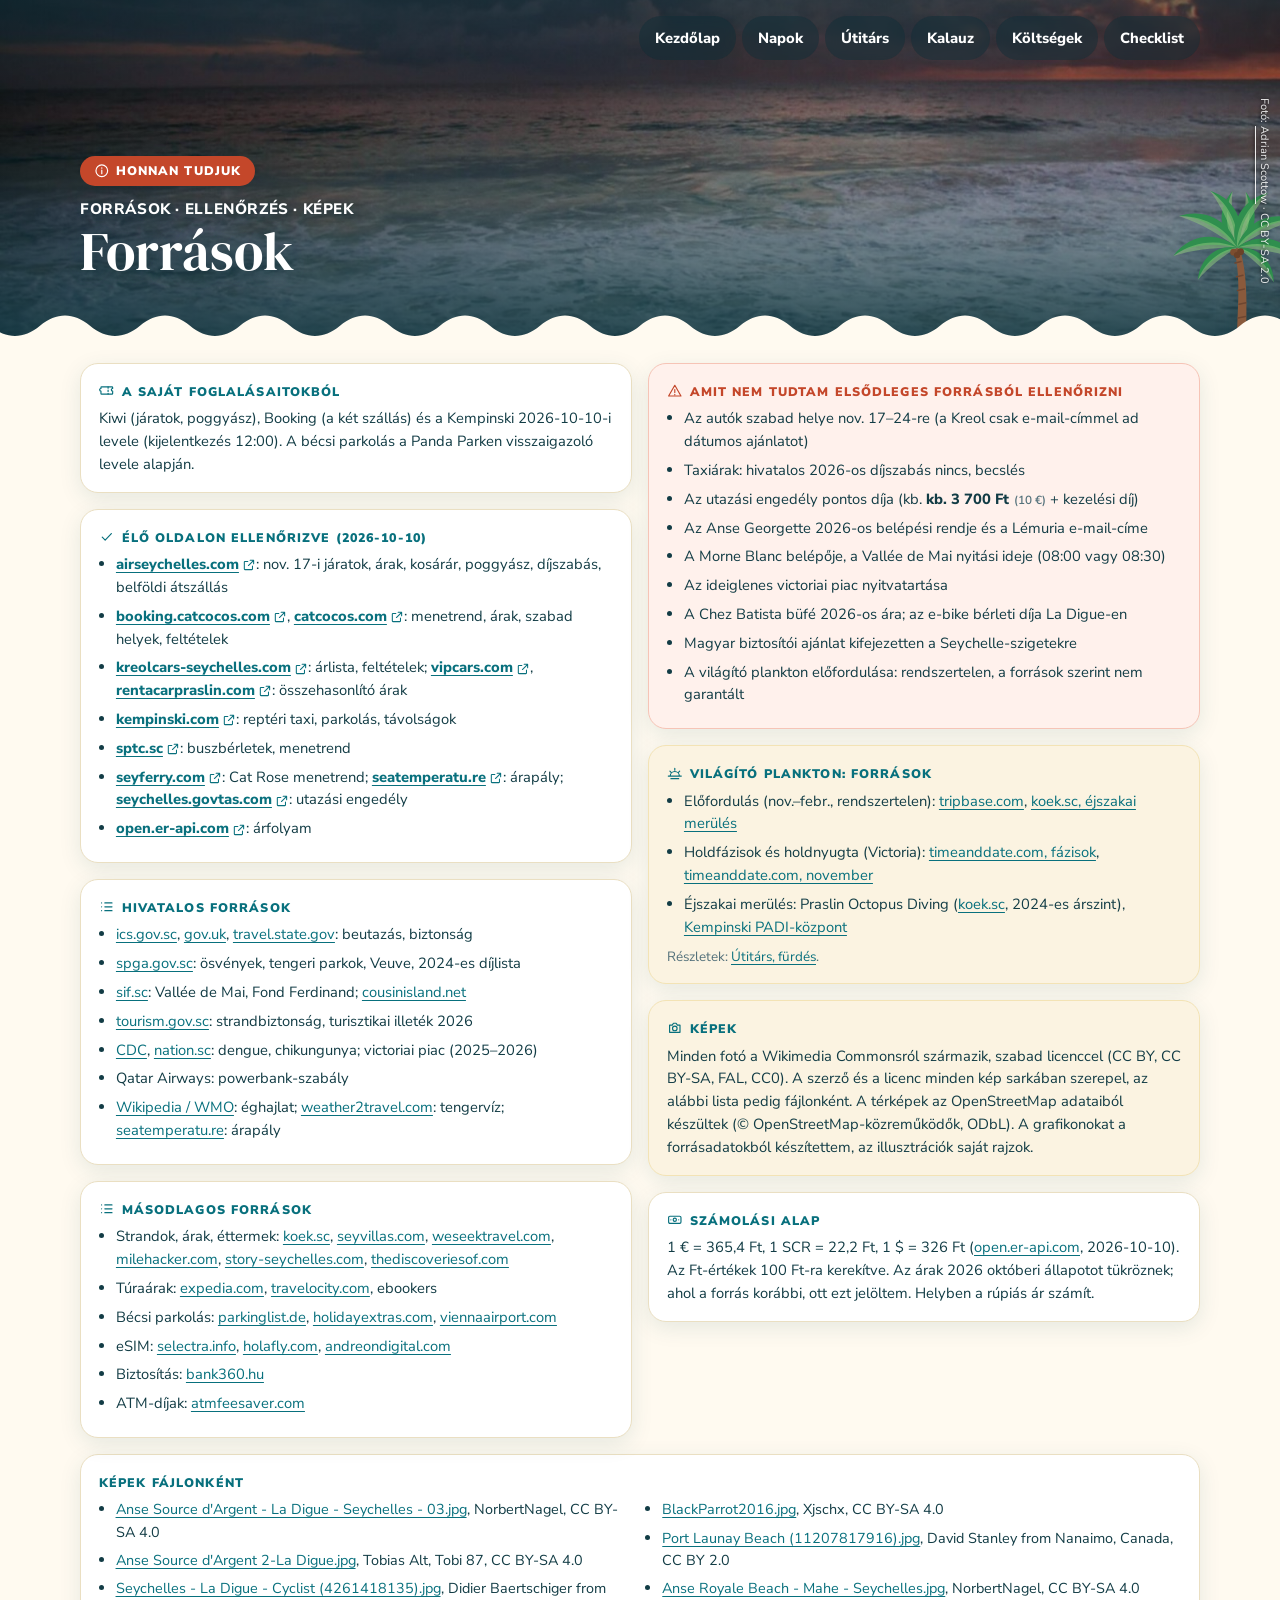
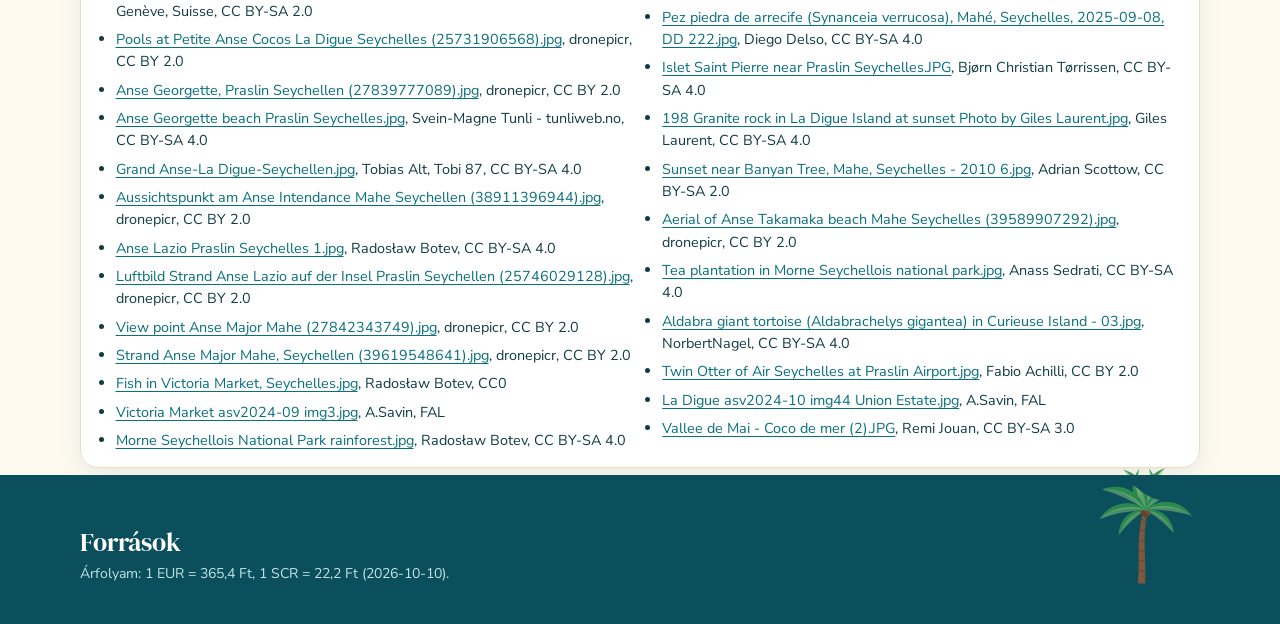
<file: forrasok.html>
<!doctype html>
<html lang="hu">
<head>
<meta charset="utf-8">
<meta name="viewport" content="width=device-width,initial-scale=1,viewport-fit=cover">
<meta name="theme-color" content="#0b4f5c">
<meta name="robots" content="noindex, nofollow">
<meta name="rate-eur" content="365.4"><meta name="rate-scr" content="22.2"><meta name="rate-date" content="open.er-api.com, 2026-10-10">
<title>Források, ellenőrzés, képek | Seychelle 2026</title>
<meta name="description" content="Honnan származnak az adatok: hivatalos és másodlagos források, élőben ellenőrzött oldalak, nyitott kérdések, képek forrása.">
<link rel="preload" href="assets/fonts/DMSerifDisplay-Regular.woff" as="font" type="font/woff" crossorigin>
<link rel="stylesheet" href="assets/css/site.css">
<style>
/* page-local helpers (no changes to site.css) */
.dayhero.slim{min-height:min(40svh,340px)}
.g2{display:grid;gap:16px;align-items:start;grid-template-columns:minmax(0,1fr)}
.stack{display:grid;gap:16px;grid-template-columns:minmax(0,1fr)}
.g2>*,.g3>*,.stack>*{min-width:0}
@media(min-width:760px){.g2{grid-template-columns:minmax(0,1fr) minmax(0,1fr)}}
.card ul{margin:0 0 .4em;padding-left:1.15em}
.card li{margin-bottom:6px}
.card ul:last-child{margin-bottom:0}
.small{font-size:.92rem}
.note{font-size:.84rem;color:var(--muted);margin:8px 0 0}
.src li{overflow-wrap:anywhere}
.cr{columns:1;font-size:.9rem;padding-left:1.15em;margin:8px 0 0}
@media(min-width:900px){.cr{columns:2;column-gap:28px}}
.cr li{break-inside:avoid;margin-bottom:6px;overflow-wrap:anywhere}
</style>
<link rel="icon" href="assets/favicon.svg" type="image/svg+xml">
</head>
<body>

<header class="dayhero slim">
  <img class="bg" src="assets/img/sunset2.jpg" alt="Naplemente a parton, pálmák a távolban" width="1600" height="1059" fetchpriority="high">
  <img class="palm" src="assets/ill/palm.svg" alt="">
  <a class="back" href="index.html"><svg class="ic" aria-hidden="true"><use href="assets/icons.svg#back"/></svg>Kezdőlap</a>
  <nav class="topnav" aria-label="Fő menü"><a href="index.html">Kezdőlap</a><a href="index.html#napok">Napok</a><a href="utitars.html">Útitárs</a><a href="kalauz.html">Kalauz</a><a href="koltsegek.html">Költségek</a><a href="checklist.html">Checklist</a></nav>
  <div class="wrap">
    <span class="badge"><svg class="ic" aria-hidden="true"><use href="assets/icons.svg#info"/></svg>HONNAN TUDJUK</span>
    <div class="row">
      <div><div class="lbl">FORRÁSOK · ELLENŐRZÉS · KÉPEK</div><h1>Források</h1></div>
    </div>
  </div>
  <div class="credit">Fotó: <a href="https://commons.wikimedia.org/wiki/File:Sunset_near_Banyan_Tree,_Mahe,_Seychelles_-_2010_6.jpg" target="_blank" rel="noopener">Adrian Scottow</a> · CC BY-SA 2.0</div>
</header>
<div class="wave" aria-hidden="true"></div>

<main class="wrap" style="padding-top:22px">
  <div class="g2">
    <div class="stack">
      <div class="card">
        <h4><svg class="ic" aria-hidden="true"><use href="assets/icons.svg#ticket"/></svg>A saját foglalásaitokból</h4>
        <p class="small">Kiwi (járatok, poggyász), Booking (a két szállás) és a Kempinski 2026-10-10-i levele (kijelentkezés 12:00). A bécsi parkolás a Panda Parken visszaigazoló levele alapján.</p>
      </div>
      <div class="card">
        <h4><svg class="ic" aria-hidden="true"><use href="assets/icons.svg#check"/></svg>Élő oldalon ellenőrizve (2026-10-10)</h4>
        <ul class="small src">
          <li><a class="lnk" href="https://www.airseychelles.com" target="_blank" rel="noopener">airseychelles.com<svg class="ic" aria-hidden="true"><use href="assets/icons.svg#ext"/></svg></a>: nov. 17-i járatok, árak, kosárár, poggyász, díjszabás, belföldi átszállás</li>
          <li><a class="lnk" href="https://booking.catcocos.com" target="_blank" rel="noopener">booking.catcocos.com<svg class="ic" aria-hidden="true"><use href="assets/icons.svg#ext"/></svg></a>, <a class="lnk" href="https://www.catcocos.com" target="_blank" rel="noopener">catcocos.com<svg class="ic" aria-hidden="true"><use href="assets/icons.svg#ext"/></svg></a>: menetrend, árak, szabad helyek, feltételek</li>
          <li><a class="lnk" href="https://www.kreolcars-seychelles.com" target="_blank" rel="noopener">kreolcars-seychelles.com<svg class="ic" aria-hidden="true"><use href="assets/icons.svg#ext"/></svg></a>: árlista, feltételek; <a class="lnk" href="https://www.vipcars.com" target="_blank" rel="noopener">vipcars.com<svg class="ic" aria-hidden="true"><use href="assets/icons.svg#ext"/></svg></a>, <a class="lnk" href="https://rentacarpraslin.com" target="_blank" rel="noopener">rentacarpraslin.com<svg class="ic" aria-hidden="true"><use href="assets/icons.svg#ext"/></svg></a>: összehasonlító árak</li>
          <li><a class="lnk" href="https://www.kempinski.com" target="_blank" rel="noopener">kempinski.com<svg class="ic" aria-hidden="true"><use href="assets/icons.svg#ext"/></svg></a>: reptéri taxi, parkolás, távolságok</li>
          <li><a class="lnk" href="https://www.sptc.sc" target="_blank" rel="noopener">sptc.sc<svg class="ic" aria-hidden="true"><use href="assets/icons.svg#ext"/></svg></a>: buszbérletek, menetrend</li>
          <li><a class="lnk" href="https://www.seyferry.com" target="_blank" rel="noopener">seyferry.com<svg class="ic" aria-hidden="true"><use href="assets/icons.svg#ext"/></svg></a>: Cat Rose menetrend; <a class="lnk" href="https://seatemperatu.re" target="_blank" rel="noopener">seatemperatu.re<svg class="ic" aria-hidden="true"><use href="assets/icons.svg#ext"/></svg></a>: árapály; <a class="lnk" href="https://seychelles.govtas.com" target="_blank" rel="noopener">seychelles.govtas.com<svg class="ic" aria-hidden="true"><use href="assets/icons.svg#ext"/></svg></a>: utazási engedély</li>
          <li><a class="lnk" href="https://open.er-api.com" target="_blank" rel="noopener">open.er-api.com<svg class="ic" aria-hidden="true"><use href="assets/icons.svg#ext"/></svg></a>: árfolyam</li>
        </ul>
      </div>
      <div class="card">
        <h4><svg class="ic" aria-hidden="true"><use href="assets/icons.svg#list"/></svg>Hivatalos források</h4>
        <ul class="small src">
          <li><a href="https://www.ics.gov.sc" target="_blank" rel="noopener">ics.gov.sc</a>, <a href="https://www.gov.uk/foreign-travel-advice/seychelles/safety-and-security" target="_blank" rel="noopener">gov.uk</a>, <a href="https://travel.state.gov/content/travel/en/international-travel/International-Travel-Country-Information-Pages/Seychelles.html" target="_blank" rel="noopener">travel.state.gov</a>: beutazás, biztonság</li>
          <li><a href="https://spga.gov.sc" target="_blank" rel="noopener">spga.gov.sc</a>: ösvények, tengeri parkok, Veuve, 2024-es díjlista</li>
          <li><a href="https://sif.sc" target="_blank" rel="noopener">sif.sc</a>: Vallée de Mai, Fond Ferdinand; <a href="https://www.cousinisland.net/" target="_blank" rel="noopener">cousinisland.net</a></li>
          <li><a href="https://tourism.gov.sc" target="_blank" rel="noopener">tourism.gov.sc</a>: strandbiztonság, turisztikai illeték 2026</li>
          <li><a href="https://www.cdc.gov" target="_blank" rel="noopener">CDC</a>, <a href="https://nation.sc" target="_blank" rel="noopener">nation.sc</a>: dengue, chikungunya; victoriai piac (2025–2026)</li>
          <li>Qatar Airways: powerbank-szabály</li>
          <li><a href="https://en.wikipedia.org/wiki/Victoria,_Seychelles" target="_blank" rel="noopener">Wikipedia / WMO</a>: éghajlat; <a href="https://www.weather2travel.com/seychelles/mahe/climate/" target="_blank" rel="noopener">weather2travel.com</a>: tengervíz; <a href="https://seatemperatu.re" target="_blank" rel="noopener">seatemperatu.re</a>: árapály</li>
        </ul>
      </div>
      <div class="card">
        <h4><svg class="ic" aria-hidden="true"><use href="assets/icons.svg#list"/></svg>Másodlagos források</h4>
        <ul class="small src">
          <li>Strandok, árak, éttermek: <a href="https://koek.sc" target="_blank" rel="noopener">koek.sc</a>, <a href="https://www.seyvillas.com" target="_blank" rel="noopener">seyvillas.com</a>, <a href="https://www.weseektravel.com" target="_blank" rel="noopener">weseektravel.com</a>, <a href="https://www.milehacker.com" target="_blank" rel="noopener">milehacker.com</a>, <a href="https://story-seychelles.com" target="_blank" rel="noopener">story-seychelles.com</a>, <a href="https://www.thediscoveriesof.com" target="_blank" rel="noopener">thediscoveriesof.com</a></li>
          <li>Túraárak: <a href="https://www.expedia.com/things-to-do/full-day-excursion-of-cousin-curieuse-and-st-pierre-islands-from-praslin-island.a673373.activity-details" target="_blank" rel="noopener">expedia.com</a>, <a href="https://www.travelocity.com/things-to-do/tour-of-cousin-curieuse-and-st-pierre-island-on-catamaran.a46541325.activity-details" target="_blank" rel="noopener">travelocity.com</a>, ebookers</li>
          <li>Bécsi parkolás: <a href="https://www.parkinglist.de/flughafen-parken/parken-flughafen-wien-schwechat" target="_blank" rel="noopener">parkinglist.de</a>, <a href="https://www.holidayextras.com/de/wien-flughafen-parken.html" target="_blank" rel="noopener">holidayextras.com</a>, <a href="https://www.viennaairport.com/parken" target="_blank" rel="noopener">viennaairport.com</a></li>
          <li>eSIM: <a href="https://selectra.info/telecom/international/voyage-seychelles" target="_blank" rel="noopener">selectra.info</a>, <a href="https://esim.holafly.com/esim-Seychelles/" target="_blank" rel="noopener">holafly.com</a>, <a href="https://andreondigital.com/best-esim-for-seychelles/" target="_blank" rel="noopener">andreondigital.com</a></li>
          <li>Biztosítás: <a href="https://bank360.hu/blog/tavoli-nyaralas-utasbiztositas-tejeskave-arabol" target="_blank" rel="noopener">bank360.hu</a></li>
          <li>ATM-díjak: <a href="https://explore.atmfeesaver.com/community/money-travel-in-africa-atms/which-are-the-best-atms-in-seychelles-for-foreigners-free-high-limits/" target="_blank" rel="noopener">atmfeesaver.com</a></li>
        </ul>
      </div>
    </div>

    <div class="stack">
      <div class="card crit">
        <h4><svg class="ic" aria-hidden="true"><use href="assets/icons.svg#alert"/></svg>Amit nem tudtam elsődleges forrásból ellenőrizni</h4>
        <ul class="small">
          <li>Az autók szabad helye nov. 17–24-re (a Kreol csak e-mail-címmel ad dátumos ajánlatot)</li>
          <li>Taxiárak: hivatalos 2026-os díjszabás nincs, becslés</li>
          <li>Az utazási engedély pontos díja (kb. <span class="ar"><span class="ar-ft">kb. 3 700 Ft</span><span class="ar-eredeti">10 €</span></span> + kezelési díj)</li>
          <li>Az Anse Georgette 2026-os belépési rendje és a Lémuria e-mail-címe</li>
          <li>A Morne Blanc belépője, a Vallée de Mai nyitási ideje (08:00 vagy 08:30)</li>
          <li>Az ideiglenes victoriai piac nyitvatartása</li>
          <li>A Chez Batista büfé 2026-os ára; az e-bike bérleti díja La Digue-en</li>
          <li>Magyar biztosítói ajánlat kifejezetten a Seychelle-szigetekre</li>
          <li>A világító plankton előfordulása: rendszertelen, a források szerint nem garantált</li>
        </ul>
      </div>
      <div class="card warm" id="plankton">
        <h4><svg class="ic" aria-hidden="true"><use href="assets/icons.svg#sunset"/></svg>Világító plankton: források</h4>
        <ul class="small src">
          <li>Előfordulás (nov.–febr., rendszertelen): <a href="https://www.tripbase.com/destinations/seychelles/nightlife/" target="_blank" rel="noopener">tripbase.com</a>, <a href="https://koek.sc/seychelles-diving-guide/seychelles-night-diving" target="_blank" rel="noopener">koek.sc, éjszakai merülés</a></li>
          <li>Holdfázisok és holdnyugta (Victoria): <a href="https://www.timeanddate.com/moon/phases/seychelles/victoria?year=2026" target="_blank" rel="noopener">timeanddate.com, fázisok</a>, <a href="https://www.timeanddate.com/moon/seychelles/victoria?month=11&amp;year=2026" target="_blank" rel="noopener">timeanddate.com, november</a></li>
          <li>Éjszakai merülés: Praslin Octopus Diving (<a href="https://koek.sc/seychelles-diving-guide/seychelles-night-diving" target="_blank" rel="noopener">koek.sc</a>, 2024-es árszint), <a href="https://www.kempinski.com/fr/seychelles-resort/apercu/services-et-installations/centre-de-plongee-padi-5" target="_blank" rel="noopener">Kempinski PADI-központ</a></li>
        </ul>
        <p class="note">Részletek: <a href="utitars.html#plankton">Útitárs, fürdés</a>.</p>
      </div>
      <div class="card warm">
        <h4><svg class="ic" aria-hidden="true"><use href="assets/icons.svg#camera"/></svg>Képek</h4>
        <p class="small" style="margin:0">Minden fotó a Wikimedia Commonsról származik, szabad licenccel (CC BY, CC BY-SA, FAL, CC0). A szerző és a licenc minden kép sarkában szerepel, az alábbi lista pedig fájlonként. A térképek az OpenStreetMap adataiból készültek (© OpenStreetMap-közreműködők, ODbL). A grafikonokat a forrásadatokból készítettem, az illusztrációk saját rajzok.</p>
      </div>
      <div class="card">
        <h4><svg class="ic" aria-hidden="true"><use href="assets/icons.svg#cash"/></svg>Számolási alap</h4>
        <p class="small" style="margin:0">1 € = 365,4 Ft, 1 SCR = 22,2 Ft, 1 $ = 326 Ft (<a href="https://open.er-api.com" target="_blank" rel="noopener">open.er-api.com</a>, 2026-10-10). Az Ft-értékek 100 Ft-ra kerekítve. Az árak 2026 októberi állapotot tükröznek; ahol a forrás korábbi, ott ezt jelöltem. Helyben a rúpiás ár számít.</p>
      </div>
    </div>
  </div>

  <section class="card" style="margin-top:16px" id="kepek" aria-labelledby="kepek-h">
    <h4 id="kepek-h">Képek fájlonként</h4>
    <ul class="cr">
      <li><a href="https://commons.wikimedia.org/wiki/File:Anse_Source_d%27Argent_-_La_Digue_-_Seychelles_-_03.jpg" target="_blank" rel="noopener">Anse Source d&#x27;Argent - La Digue - Seychelles - 03.jpg</a>, NorbertNagel, CC BY-SA 4.0</li>
        <li><a href="https://commons.wikimedia.org/wiki/File:Anse_Source_d%27Argent_2-La_Digue.jpg" target="_blank" rel="noopener">Anse Source d&#x27;Argent 2-La Digue.jpg</a>, Tobias Alt, Tobi 87, CC BY-SA 4.0</li>
        <li><a href="https://commons.wikimedia.org/wiki/File:Seychelles_-_La_Digue_-_Cyclist_(4261418135).jpg" target="_blank" rel="noopener">Seychelles - La Digue - Cyclist (4261418135).jpg</a>, Didier Baertschiger from Genève, Suisse, CC BY-SA 2.0</li>
        <li><a href="https://commons.wikimedia.org/wiki/File:Pools_at_Petite_Anse_Cocos_La_Digue_Seychelles_(25731906568).jpg" target="_blank" rel="noopener">Pools at Petite Anse Cocos La Digue Seychelles (25731906568).jpg</a>, dronepicr, CC BY 2.0</li>
        <li><a href="https://commons.wikimedia.org/wiki/File:Anse_Georgette,_Praslin_Seychellen_(27839777089).jpg" target="_blank" rel="noopener">Anse Georgette, Praslin Seychellen (27839777089).jpg</a>, dronepicr, CC BY 2.0</li>
        <li><a href="https://commons.wikimedia.org/wiki/File:Anse_Georgette_beach_Praslin_Seychelles.jpg" target="_blank" rel="noopener">Anse Georgette beach Praslin Seychelles.jpg</a>, Svein-Magne Tunli - tunliweb.no, CC BY-SA 4.0</li>
        <li><a href="https://commons.wikimedia.org/wiki/File:Grand_Anse-La_Digue-Seychellen.jpg" target="_blank" rel="noopener">Grand Anse-La Digue-Seychellen.jpg</a>, Tobias Alt, Tobi 87, CC BY-SA 4.0</li>
        <li><a href="https://commons.wikimedia.org/wiki/File:Aussichtspunkt_am_Anse_Intendance_Mahe_Seychellen_(38911396944).jpg" target="_blank" rel="noopener">Aussichtspunkt am Anse Intendance Mahe Seychellen (38911396944).jpg</a>, dronepicr, CC BY 2.0</li>
        <li><a href="https://commons.wikimedia.org/wiki/File:Anse_Lazio_Praslin_Seychelles_1.jpg" target="_blank" rel="noopener">Anse Lazio Praslin Seychelles 1.jpg</a>, Radosław Botev, CC BY-SA 4.0</li>
        <li><a href="https://commons.wikimedia.org/wiki/File:Luftbild_Strand_Anse_Lazio_auf_der_Insel_Praslin_Seychellen_(25746029128).jpg" target="_blank" rel="noopener">Luftbild Strand Anse Lazio auf der Insel Praslin Seychellen (25746029128).jpg</a>, dronepicr, CC BY 2.0</li>
        <li><a href="https://commons.wikimedia.org/wiki/File:View_point_Anse_Major_Mahe_(27842343749).jpg" target="_blank" rel="noopener">View point Anse Major Mahe (27842343749).jpg</a>, dronepicr, CC BY 2.0</li>
        <li><a href="https://commons.wikimedia.org/wiki/File:Strand_Anse_Major_Mahe,_Seychellen_(39619548641).jpg" target="_blank" rel="noopener">Strand Anse Major Mahe, Seychellen (39619548641).jpg</a>, dronepicr, CC BY 2.0</li>
        <li><a href="https://commons.wikimedia.org/wiki/File:Fish_in_Victoria_Market,_Seychelles.jpg" target="_blank" rel="noopener">Fish in Victoria Market, Seychelles.jpg</a>, Radosław Botev, CC0</li>
        <li><a href="https://commons.wikimedia.org/wiki/File:Victoria_Market_asv2024-09_img3.jpg" target="_blank" rel="noopener">Victoria Market asv2024-09 img3.jpg</a>, A.Savin, FAL</li>
        <li><a href="https://commons.wikimedia.org/wiki/File:Morne_Seychellois_National_Park_rainforest.jpg" target="_blank" rel="noopener">Morne Seychellois National Park rainforest.jpg</a>, Radosław Botev, CC BY-SA 4.0</li>
        <li><a href="https://commons.wikimedia.org/wiki/File:BlackParrot2016.jpg" target="_blank" rel="noopener">BlackParrot2016.jpg</a>, Xjschx, CC BY-SA 4.0</li>
        <li><a href="https://commons.wikimedia.org/wiki/File:Port_Launay_Beach_(11207817916).jpg" target="_blank" rel="noopener">Port Launay Beach (11207817916).jpg</a>, David Stanley from Nanaimo, Canada, CC BY 2.0</li>
        <li><a href="https://commons.wikimedia.org/wiki/File:Anse_Royale_Beach_-_Mahe_-_Seychelles.jpg" target="_blank" rel="noopener">Anse Royale Beach - Mahe - Seychelles.jpg</a>, NorbertNagel, CC BY-SA 4.0</li>
        <li><a href="https://commons.wikimedia.org/wiki/File:Pez_piedra_de_arrecife_(Synanceia_verrucosa),_Mah%C3%A9,_Seychelles,_2025-09-08,_DD_222.jpg" target="_blank" rel="noopener">Pez piedra de arrecife (Synanceia verrucosa), Mahé, Seychelles, 2025-09-08, DD 222.jpg</a>, Diego Delso, CC BY-SA 4.0</li>
        <li><a href="https://commons.wikimedia.org/wiki/File:Islet_Saint_Pierre_near_Praslin_Seychelles.JPG" target="_blank" rel="noopener">Islet Saint Pierre near Praslin Seychelles.JPG</a>, Bjørn Christian Tørrissen, CC BY-SA 4.0</li>
        <li><a href="https://commons.wikimedia.org/wiki/File:198_Granite_rock_in_La_Digue_Island_at_sunset_Photo_by_Giles_Laurent.jpg" target="_blank" rel="noopener">198 Granite rock in La Digue Island at sunset Photo by Giles Laurent.jpg</a>, Giles Laurent, CC BY-SA 4.0</li>
        <li><a href="https://commons.wikimedia.org/wiki/File:Sunset_near_Banyan_Tree,_Mahe,_Seychelles_-_2010_6.jpg" target="_blank" rel="noopener">Sunset near Banyan Tree, Mahe, Seychelles - 2010 6.jpg</a>, Adrian Scottow, CC BY-SA 2.0</li>
        <li><a href="https://commons.wikimedia.org/wiki/File:Aerial_of_Anse_Takamaka_beach_Mahe_Seychelles_(39589907292).jpg" target="_blank" rel="noopener">Aerial of Anse Takamaka beach Mahe Seychelles (39589907292).jpg</a>, dronepicr, CC BY 2.0</li>
        <li><a href="https://commons.wikimedia.org/wiki/File:Tea_plantation_in_Morne_Seychellois_national_park.jpg" target="_blank" rel="noopener">Tea plantation in Morne Seychellois national park.jpg</a>, Anass Sedrati, CC BY-SA 4.0</li>
        <li><a href="https://commons.wikimedia.org/wiki/File:Aldabra_giant_tortoise_(Aldabrachelys_gigantea)_in_Curieuse_Island_-_03.jpg" target="_blank" rel="noopener">Aldabra giant tortoise (Aldabrachelys gigantea) in Curieuse Island - 03.jpg</a>, NorbertNagel, CC BY-SA 4.0</li>
        <li><a href="https://commons.wikimedia.org/wiki/File:Twin_Otter_of_Air_Seychelles_at_Praslin_Airport.jpg" target="_blank" rel="noopener">Twin Otter of Air Seychelles at Praslin Airport.jpg</a>, Fabio Achilli, CC BY 2.0</li>
        <li><a href="https://commons.wikimedia.org/wiki/File:La_Digue_asv2024-10_img44_Union_Estate.jpg" target="_blank" rel="noopener">La Digue asv2024-10 img44 Union Estate.jpg</a>, A.Savin, FAL</li>
        <li><a href="https://commons.wikimedia.org/wiki/File:Vallee_de_Mai_-_Coco_de_mer_(2).JPG" target="_blank" rel="noopener">Vallee de Mai - Coco de mer (2).JPG</a>, Remi Jouan, CC BY-SA 3.0</li>
    </ul>
  </section>
</main>

<footer class="foot">
  <div class="wave deep" aria-hidden="true"></div>
  <div class="wrap">
    <img class="palm" src="assets/ill/palm.svg" alt="">
    <h3>Források</h3>
    <p class="rates" data-rates>Árfolyam: 1 EUR = 365,4 Ft, 1 SCR = 22,2 Ft (2026-10-10).</p>
  </div>
</footer>

<nav class="tabs" aria-label="Alsó menü"><a href="index.html"><svg class="ic" aria-hidden="true"><use href="assets/icons.svg#map"/></svg>Kezdőlap</a><a href="index.html#napok"><svg class="ic" aria-hidden="true"><use href="assets/icons.svg#calendar"/></svg>Napok</a><a href="utitars.html" aria-current="page"><svg class="ic" aria-hidden="true"><use href="assets/icons.svg#bag"/></svg>Útitárs</a><a href="checklist.html"><svg class="ic" aria-hidden="true"><use href="assets/icons.svg#list"/></svg>Checklist</a></nav>
<script src="assets/js/site.js" defer></script>
</body>
</html>
</file>
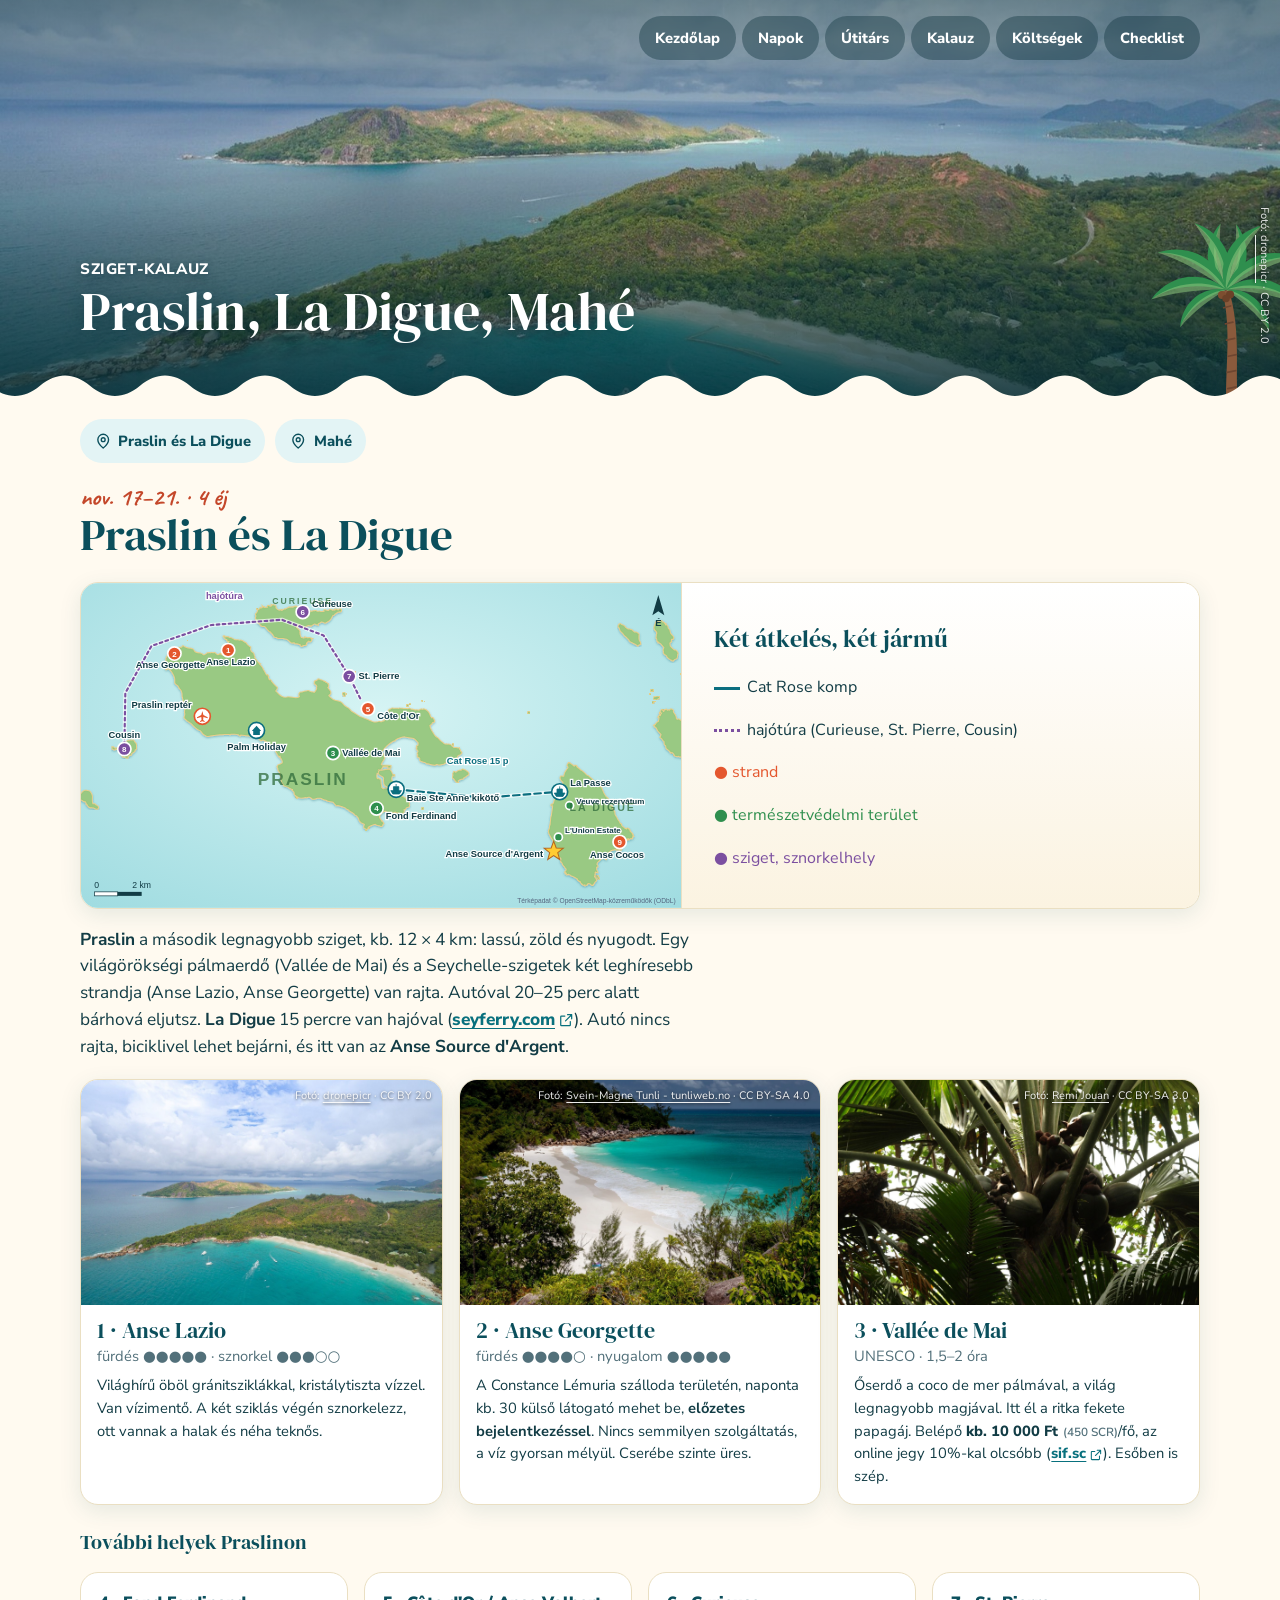
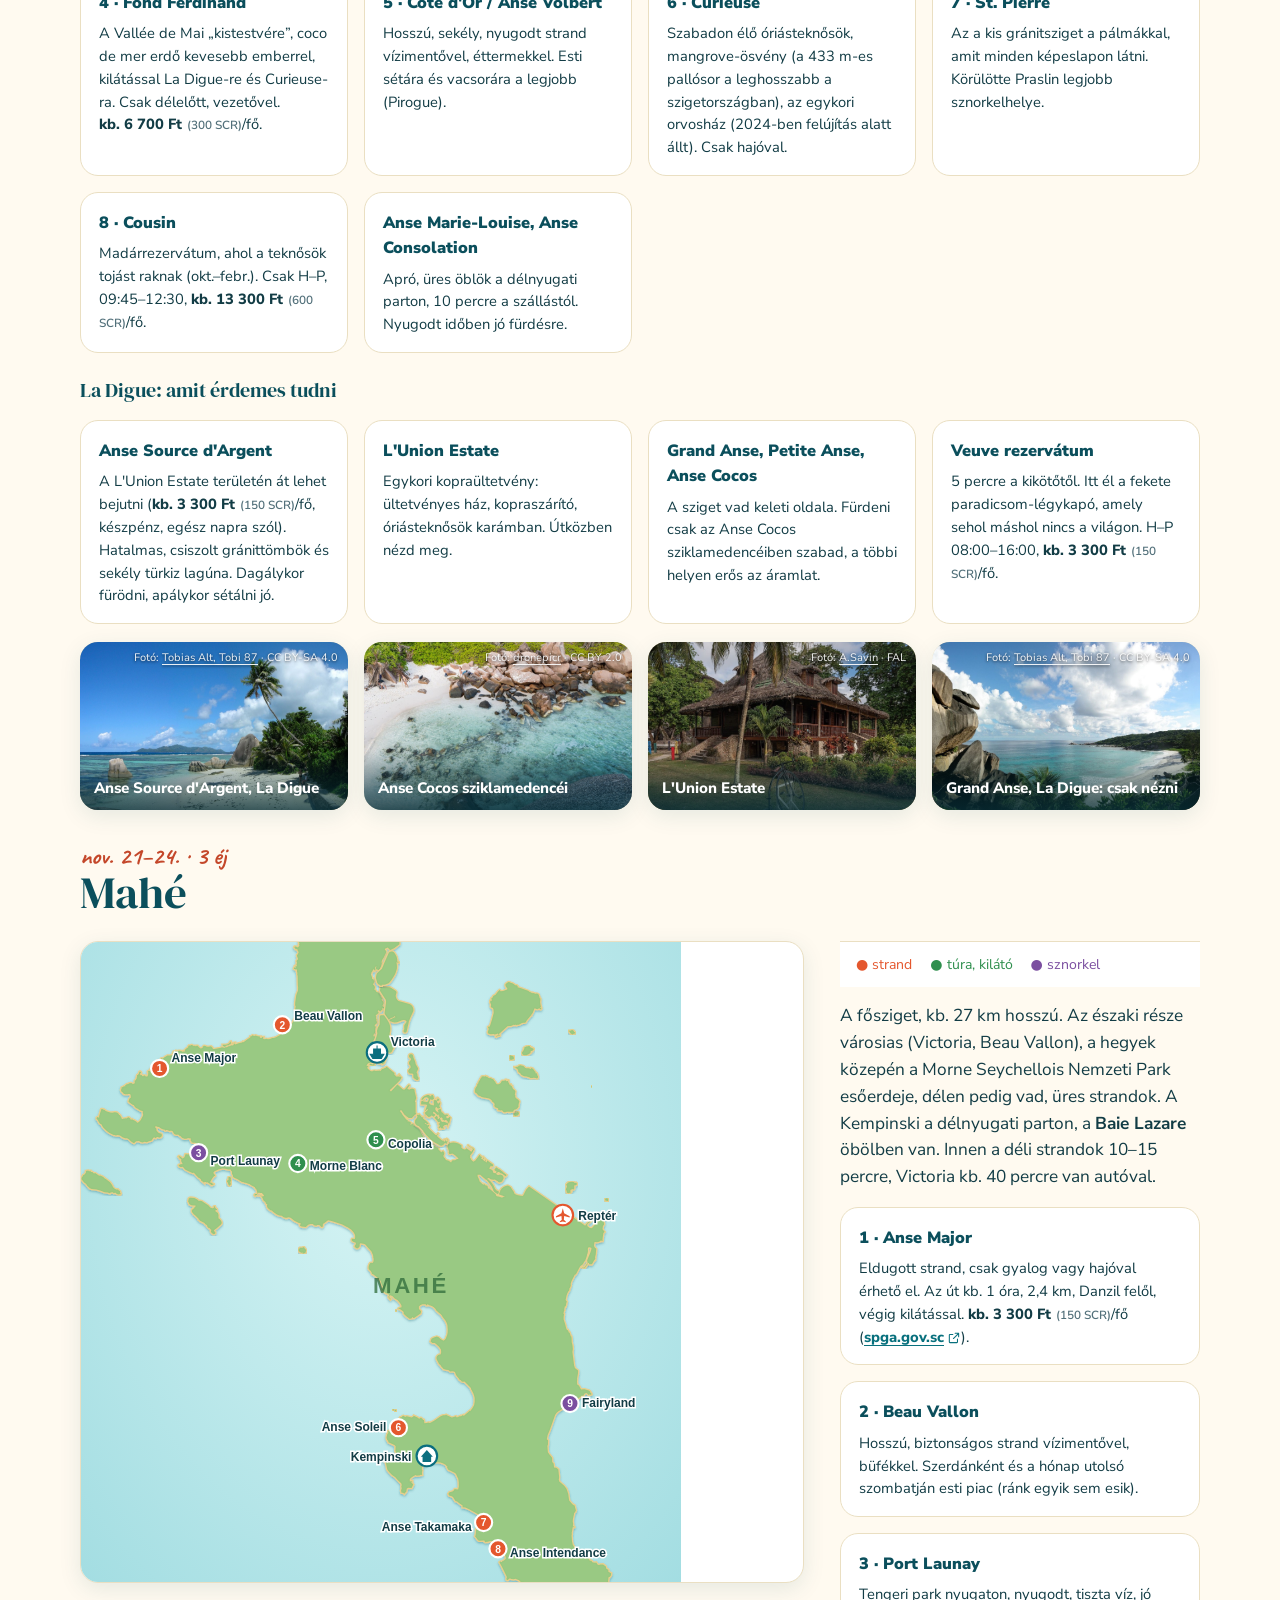
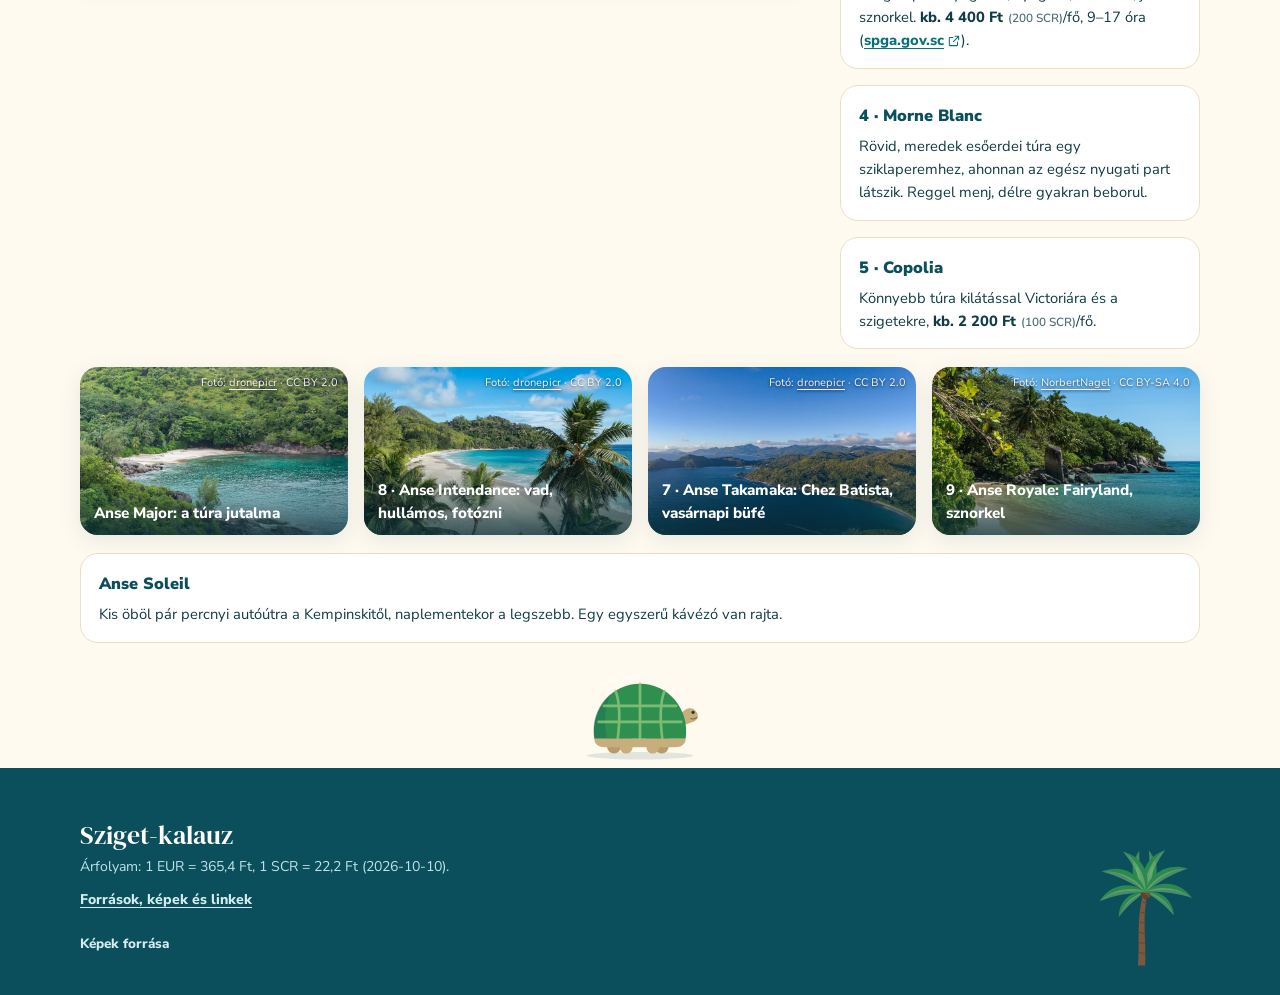
<file: kalauz.html>
<!doctype html>
<html lang="hu">
<head>
<meta charset="utf-8">
<meta name="viewport" content="width=device-width,initial-scale=1,viewport-fit=cover">
<meta name="theme-color" content="#0b4f5c">
<meta name="robots" content="noindex, nofollow">
<meta name="rate-eur" content="365.4"><meta name="rate-scr" content="22.2"><meta name="rate-date" content="open.er-api.com, 2026-10-10">
<title>Sziget-kalauz | Praslin, La Digue, Mahé | Seychelle 2026</title>
<meta name="description" content="Strandok, túrák és látnivalók Praslinon, La Digue-on és Mahén.">
<link rel="preload" href="assets/fonts/DMSerifDisplay-Regular.woff" as="font" type="font/woff" crossorigin>
<link rel="stylesheet" href="assets/css/site.css">
<link rel="icon" href="assets/favicon.svg" type="image/svg+xml">
</head>
<body>

<header class="dayhero" style="min-height:min(52svh,400px)">
  <img class="bg" src="assets/img/lazioair1.jpg" alt="Az Anse Lazio öble felülről, gránitsziklákkal" width="1600" height="1199" fetchpriority="high">
  <img class="palm" src="assets/ill/palm.svg" alt="">
  <a class="back" href="index.html"><svg class="ic" aria-hidden="true"><use href="assets/icons.svg#back"/></svg>Kezdőlap</a>
  <nav class="topnav" aria-label="Fő menü"><a href="index.html">Kezdőlap</a><a href="index.html#napok">Napok</a><a href="utitars.html">Útitárs</a><a href="kalauz.html">Kalauz</a><a href="koltsegek.html">Költségek</a><a href="checklist.html">Checklist</a></nav>
  <div class="wrap">
    <div class="row">
      <div><div class="lbl">SZIGET-KALAUZ</div><h1>Praslin, La Digue, Mahé</h1></div>
    </div>
  </div>
  <div class="credit">Fotó: <a href="https://commons.wikimedia.org/wiki/File:Luftbild_Strand_Anse_Lazio_auf_der_Insel_Praslin_Seychellen_(25746029128).jpg" target="_blank" rel="noopener">dronepicr</a> · CC BY 2.0</div>
</header>
<div class="wave" aria-hidden="true"></div>

<main class="wrap" style="padding-top:18px">
  <div class="daynav" style="justify-content:flex-start;flex-wrap:wrap"><a href="#praslin"><svg class="ic" aria-hidden="true"><use href="assets/icons.svg#pin"/></svg>Praslin és La Digue</a><a href="#mahe"><svg class="ic" aria-hidden="true"><use href="assets/icons.svg#pin"/></svg>Mahé</a></div>

  <section id="praslin" style="scroll-margin-top:16px">
    <div class="sec-head" style="margin-top:22px"><div><div class="kick">nov. 17–21. · 4 éj</div><h2>Praslin és La Digue</h2></div></div>
    <div class="card mapcard">
      <a href="assets/maps/map2.svg" aria-label="Térkép nagyban"><img src="assets/maps/map2.svg" alt="Térkép: Praslin és La Digue strandjai, a Cat Rose komp és a hajótúra útvonala" width="900" height="487" loading="lazy"></a>
      <div class="legend"><span><i style="border-color:#0b6e7f"></i>Cat Rose komp</span><span><i style="border-color:#7b4fa0;border-top-style:dotted"></i>hajótúra (Curieuse, St. Pierre, Cousin)</span><span style="color:#e4572e">● strand</span><span style="color:#2f8f4e">● természetvédelmi terület</span><span style="color:#7b4fa0">● sziget, sznorkelhely</span></div>
    </div>
    <p class="lead" style="margin-top:18px"><b>Praslin</b> a második legnagyobb sziget, kb. 12 × 4 km: lassú, zöld és nyugodt. Egy világörökségi pálmaerdő (Vallée de Mai) és a Seychelle-szigetek két leghíresebb strandja (Anse Lazio, Anse Georgette) van rajta. Autóval 20–25 perc alatt bárhová eljutsz. <b>La Digue</b> 15 percre van hajóval (<a class="lnk" href="https://www.seyferry.com" target="_blank" rel="noopener">seyferry.com<svg class="ic" aria-hidden="true"><use href="assets/icons.svg#ext"/></svg></a>). Autó nincs rajta, biciklivel lehet bejárni, és itt van az <b>Anse Source d'Argent</b>.</p>

    <div style="display:grid;grid-template-columns:repeat(auto-fit,minmax(260px,1fr));gap:16px;margin:18px 0">
      <article class="card" style="padding:0;overflow:hidden"><div class="ph" style="border-radius:0;box-shadow:none;aspect-ratio:16/10"><img src="assets/img/lazioair1.jpg" alt="Az Anse Lazio öble felülről" loading="lazy"><span class="credit">Fotó: <a href="https://commons.wikimedia.org/wiki/File:Luftbild_Strand_Anse_Lazio_auf_der_Insel_Praslin_Seychellen_(25746029128).jpg" target="_blank" rel="noopener">dronepicr</a> · CC BY 2.0</span></div><div style="padding:14px 16px 16px"><h3 style="font-size:1.35rem">1 · Anse Lazio</h3><p class="small" style="color:var(--muted);margin:2px 0 6px">fürdés ●●●●● · sznorkel ●●●○○</p><p class="small">Világhírű öböl gránitsziklákkal, kristálytiszta vízzel. Van vízimentő. A két sziklás végén sznorkelezz, ott vannak a halak és néha teknős.</p></div></article>
      <article class="card" style="padding:0;overflow:hidden"><div class="ph" style="border-radius:0;box-shadow:none;aspect-ratio:16/10"><img src="assets/img/georg2.jpg" alt="Az Anse Georgette homokos partja" loading="lazy"><span class="credit">Fotó: <a href="https://commons.wikimedia.org/wiki/File:Anse_Georgette_beach_Praslin_Seychelles.jpg" target="_blank" rel="noopener">Svein-Magne Tunli - tunliweb.no</a> · CC BY-SA 4.0</span></div><div style="padding:14px 16px 16px"><h3 style="font-size:1.35rem">2 · Anse Georgette</h3><p class="small" style="color:var(--muted);margin:2px 0 6px">fürdés ●●●●○ · nyugalom ●●●●●</p><p class="small">A Constance Lémuria szálloda területén, naponta kb. 30 külső látogató mehet be, <b>előzetes bejelentkezéssel</b>. Nincs semmilyen szolgáltatás, a víz gyorsan mélyül. Cserébe szinte üres.</p></div></article>
      <article class="card" style="padding:0;overflow:hidden"><div class="ph" style="border-radius:0;box-shadow:none;aspect-ratio:16/10"><img src="assets/img/vdm1.jpg" alt="Pálmák a Vallée de Mai erdejében" loading="lazy"><span class="credit">Fotó: <a href="https://commons.wikimedia.org/wiki/File:Vallee_de_Mai_-_Coco_de_mer_(2).JPG" target="_blank" rel="noopener">Remi Jouan</a> · CC BY-SA 3.0</span></div><div style="padding:14px 16px 16px"><h3 style="font-size:1.35rem">3 · Vallée de Mai</h3><p class="small" style="color:var(--muted);margin:2px 0 6px">UNESCO · 1,5–2 óra</p><p class="small">Őserdő a coco de mer pálmával, a világ legnagyobb magjával. Itt él a ritka fekete papagáj. Belépő <span class="ar"><span class="ar-ft">kb. 10 000 Ft</span><span class="ar-eredeti">450 SCR</span></span>/fő, az online jegy 10%-kal olcsóbb (<a class="lnk" href="https://sif.sc" target="_blank" rel="noopener">sif.sc<svg class="ic" aria-hidden="true"><use href="assets/icons.svg#ext"/></svg></a>). Esőben is szép.</p></div></article>
    </div>

    <h3 style="margin:26px 0 12px">További helyek Praslinon</h3>
    <div style="display:grid;grid-template-columns:repeat(auto-fit,minmax(260px,1fr));gap:16px;margin:18px 0">
      <div class="card flat"><h4 style="text-transform:none;letter-spacing:0;font-size:1.02rem;color:var(--deep)">4 · Fond Ferdinand</h4><p class="small">A Vallée de Mai „kistestvére”, coco de mer erdő kevesebb emberrel, kilátással La Digue-re és Curieuse-ra. Csak délelőtt, vezetővel. <span class="ar"><span class="ar-ft">kb. 6 700 Ft</span><span class="ar-eredeti">300 SCR</span></span>/fő.</p></div>
      <div class="card flat"><h4 style="text-transform:none;letter-spacing:0;font-size:1.02rem;color:var(--deep)">5 · Côte d'Or / Anse Volbert</h4><p class="small">Hosszú, sekély, nyugodt strand vízimentővel, éttermekkel. Esti sétára és vacsorára a legjobb (Pirogue).</p></div>
      <div class="card flat"><h4 style="text-transform:none;letter-spacing:0;font-size:1.02rem;color:var(--deep)">6 · Curieuse</h4><p class="small">Szabadon élő óriásteknősök, mangrove-ösvény (a 433 m-es pallósor a leghosszabb a szigetországban), az egykori orvosház (2024-ben felújítás alatt állt). Csak hajóval.</p></div>
      <div class="card flat"><h4 style="text-transform:none;letter-spacing:0;font-size:1.02rem;color:var(--deep)">7 · St. Pierre</h4><p class="small">Az a kis gránitsziget a pálmákkal, amit minden képeslapon látni. Körülötte Praslin legjobb sznorkelhelye.</p></div>
      <div class="card flat"><h4 style="text-transform:none;letter-spacing:0;font-size:1.02rem;color:var(--deep)">8 · Cousin</h4><p class="small">Madárrezervátum, ahol a teknősök tojást raknak (okt.–febr.). Csak H–P, 09:45–12:30, <span class="ar"><span class="ar-ft">kb. 13 300 Ft</span><span class="ar-eredeti">600 SCR</span></span>/fő.</p></div>
      <div class="card flat"><h4 style="text-transform:none;letter-spacing:0;font-size:1.02rem;color:var(--deep)">Anse Marie-Louise, Anse Consolation</h4><p class="small">Apró, üres öblök a délnyugati parton, 10 percre a szállástól. Nyugodt időben jó fürdésre.</p></div>
    </div>

    <h3 style="margin:26px 0 12px">La Digue: amit érdemes tudni</h3>
    <div style="display:grid;grid-template-columns:repeat(auto-fit,minmax(260px,1fr));gap:16px;margin:18px 0">
      <div class="card flat"><h4 style="text-transform:none;letter-spacing:0;font-size:1.02rem;color:var(--deep)">Anse Source d'Argent</h4><p class="small">A L'Union Estate területén át lehet bejutni (<span class="ar"><span class="ar-ft">kb. 3 300 Ft</span><span class="ar-eredeti">150 SCR</span></span>/fő, készpénz, egész napra szól). Hatalmas, csiszolt gránittömbök és sekély türkiz lagúna. Dagálykor fürödni, apálykor sétálni jó.</p></div>
      <div class="card flat"><h4 style="text-transform:none;letter-spacing:0;font-size:1.02rem;color:var(--deep)">L'Union Estate</h4><p class="small">Egykori kopraültetvény: ültetvényes ház, kopraszárító, óriásteknősök karámban. Útközben nézd meg.</p></div>
      <div class="card flat"><h4 style="text-transform:none;letter-spacing:0;font-size:1.02rem;color:var(--deep)">Grand Anse, Petite Anse, Anse Cocos</h4><p class="small">A sziget vad keleti oldala. Fürdeni csak az Anse Cocos sziklamedencéiben szabad, a többi helyen erős az áramlat.</p></div>
      <div class="card flat"><h4 style="text-transform:none;letter-spacing:0;font-size:1.02rem;color:var(--deep)">Veuve rezervátum</h4><p class="small">5 percre a kikötőtől. Itt él a fekete paradicsom-légykapó, amely sehol máshol nincs a világon. H–P 08:00–16:00, <span class="ar"><span class="ar-ft">kb. 3 300 Ft</span><span class="ar-eredeti">150 SCR</span></span>/fő.</p></div>
    </div>
    <div style="display:grid;grid-template-columns:repeat(auto-fit,minmax(260px,1fr));gap:16px;margin:18px 0">
      <div class="ph" style="aspect-ratio:16/10"><img src="assets/img/asda3.jpg" alt="Az Anse Source d'Argent gránitsziklái" loading="lazy"><span class="cap">Anse Source d'Argent, La Digue</span><span class="credit">Fotó: <a href="https://commons.wikimedia.org/wiki/File:Anse_Source_d%27Argent_2-La_Digue.jpg" target="_blank" rel="noopener">Tobias Alt, Tobi 87</a> · CC BY-SA 4.0</span></div>
      <div class="ph" style="aspect-ratio:16/10"><img src="assets/img/cocos1.jpg" alt="Az Anse Cocos sziklamedencéi" loading="lazy"><span class="cap">Anse Cocos sziklamedencéi</span><span class="credit">Fotó: <a href="https://commons.wikimedia.org/wiki/File:Pools_at_Petite_Anse_Cocos_La_Digue_Seychelles_(25731906568).jpg" target="_blank" rel="noopener">dronepicr</a> · CC BY 2.0</span></div>
      <div class="ph" style="aspect-ratio:16/10"><img src="assets/img/union1.jpg" alt="Az L'Union Estate ültetvényes háza" loading="lazy"><span class="cap">L'Union Estate</span><span class="credit">Fotó: <a href="https://commons.wikimedia.org/wiki/File:La_Digue_asv2024-10_img44_Union_Estate.jpg" target="_blank" rel="noopener">A.Savin</a> · FAL</span></div>
      <div class="ph" style="aspect-ratio:16/10"><img src="assets/img/grandanseld1.jpg" alt="A Grand Anse hullámzó partja La Digue-on" loading="lazy"><span class="cap">Grand Anse, La Digue: csak nézni</span><span class="credit">Fotó: <a href="https://commons.wikimedia.org/wiki/File:Grand_Anse-La_Digue-Seychellen.jpg" target="_blank" rel="noopener">Tobias Alt, Tobi 87</a> · CC BY-SA 4.0</span></div>
    </div>
  </section>

  <section id="mahe" style="scroll-margin-top:16px">
    <div class="sec-head" style="margin-top:34px"><div><div class="kick">nov. 21–24. · 3 éj</div><h2>Mahé</h2></div></div>
    <div class="cols tl-side">
      <div class="card mapcard">
        <a href="assets/maps/map3-mahe.svg" aria-label="Térkép nagyban"><img src="assets/maps/map3-mahe.svg" alt="Térkép: Mahé strandjai, túraútvonalai és sznorkelhelyei" width="700" height="913" loading="lazy"></a>
      </div>
      <div class="side">
        <div class="legend"><span style="color:#e4572e">● strand</span><span style="color:#2f8f4e">● túra, kilátó</span><span style="color:#7b4fa0">● sznorkel</span></div>
        <p class="lead" style="margin:0">A fősziget, kb. 27 km hosszú. Az északi része városias (Victoria, Beau Vallon), a hegyek közepén a Morne Seychellois Nemzeti Park esőerdeje, délen pedig vad, üres strandok. A Kempinski a délnyugati parton, a <b>Baie Lazare</b> öbölben van. Innen a déli strandok 10–15 percre, Victoria kb. 40 percre van autóval.</p>
        <div class="card flat"><h4 style="text-transform:none;letter-spacing:0;font-size:1.02rem;color:var(--deep)">1 · Anse Major</h4><p class="small">Eldugott strand, csak gyalog vagy hajóval érhető el. Az út kb. 1 óra, 2,4 km, Danzil felől, végig kilátással. <span class="ar"><span class="ar-ft">kb. 3 300 Ft</span><span class="ar-eredeti">150 SCR</span></span>/fő (<a class="lnk" href="https://www.spga.gov.sc" target="_blank" rel="noopener">spga.gov.sc<svg class="ic" aria-hidden="true"><use href="assets/icons.svg#ext"/></svg></a>).</p></div>
        <div class="card flat"><h4 style="text-transform:none;letter-spacing:0;font-size:1.02rem;color:var(--deep)">2 · Beau Vallon</h4><p class="small">Hosszú, biztonságos strand vízimentővel, büfékkel. Szerdánként és a hónap utolsó szombatján esti piac (ránk egyik sem esik).</p></div>
        <div class="card flat"><h4 style="text-transform:none;letter-spacing:0;font-size:1.02rem;color:var(--deep)">3 · Port Launay</h4><p class="small">Tengeri park nyugaton, nyugodt, tiszta víz, jó sznorkel. <span class="ar"><span class="ar-ft">kb. 4 400 Ft</span><span class="ar-eredeti">200 SCR</span></span>/fő, 9–17 óra (<a class="lnk" href="https://spga.gov.sc/parks/port-launay" target="_blank" rel="noopener">spga.gov.sc<svg class="ic" aria-hidden="true"><use href="assets/icons.svg#ext"/></svg></a>).</p></div>
        <div class="card flat"><h4 style="text-transform:none;letter-spacing:0;font-size:1.02rem;color:var(--deep)">4 · Morne Blanc</h4><p class="small">Rövid, meredek esőerdei túra egy sziklaperemhez, ahonnan az egész nyugati part látszik. Reggel menj, délre gyakran beborul.</p></div>
        <div class="card flat"><h4 style="text-transform:none;letter-spacing:0;font-size:1.02rem;color:var(--deep)">5 · Copolia</h4><p class="small">Könnyebb túra kilátással Victoriára és a szigetekre, <span class="ar"><span class="ar-ft">kb. 2 200 Ft</span><span class="ar-eredeti">100 SCR</span></span>/fő.</p></div>
      </div>
    </div>
    <div style="display:grid;grid-template-columns:repeat(auto-fit,minmax(260px,1fr));gap:16px;margin:18px 0">
      <div class="ph" style="aspect-ratio:16/10"><img src="assets/img/major2.jpg" alt="Az Anse Major eldugott partja" loading="lazy"><span class="cap">Anse Major: a túra jutalma</span><span class="credit">Fotó: <a href="https://commons.wikimedia.org/wiki/File:Strand_Anse_Major_Mahe,_Seychellen_(39619548641).jpg" target="_blank" rel="noopener">dronepicr</a> · CC BY 2.0</span></div>
      <div class="ph" style="aspect-ratio:16/10"><img src="assets/img/intend1.jpg" alt="Az Anse Intendance hullámos partja" loading="lazy"><span class="cap">8 · Anse Intendance: vad, hullámos, fotózni</span><span class="credit">Fotó: <a href="https://commons.wikimedia.org/wiki/File:Aussichtspunkt_am_Anse_Intendance_Mahe_Seychellen_(38911396944).jpg" target="_blank" rel="noopener">dronepicr</a> · CC BY 2.0</span></div>
      <div class="ph" style="aspect-ratio:16/10"><img src="assets/img/takamaka1.jpg" alt="Az Anse Takamaka partja felülről" loading="lazy"><span class="cap">7 · Anse Takamaka: Chez Batista, vasárnapi büfé</span><span class="credit">Fotó: <a href="https://commons.wikimedia.org/wiki/File:Aerial_of_Anse_Takamaka_beach_Mahe_Seychelles_(39589907292).jpg" target="_blank" rel="noopener">dronepicr</a> · CC BY 2.0</span></div>
      <div class="ph" style="aspect-ratio:16/10"><img src="assets/img/royale1.jpg" alt="Az Anse Royale partja" loading="lazy"><span class="cap">9 · Anse Royale: Fairyland, sznorkel</span><span class="credit">Fotó: <a href="https://commons.wikimedia.org/wiki/File:Anse_Royale_Beach_-_Mahe_-_Seychelles.jpg" target="_blank" rel="noopener">NorbertNagel</a> · CC BY-SA 4.0</span></div>
    </div>
    <div style="display:grid;grid-template-columns:repeat(auto-fit,minmax(260px,1fr));gap:16px;margin:18px 0">
      <div class="card flat"><h4 style="text-transform:none;letter-spacing:0;font-size:1.02rem;color:var(--deep)">Anse Soleil</h4><p class="small">Kis öböl pár percnyi autóútra a Kempinskitől, naplementekor a legszebb. Egy egyszerű kávézó van rajta.</p></div>
    </div>
  </section>

  <div style="display:flex;justify-content:center;margin:28px 0 8px"><img src="assets/ill/turtle.svg" alt="" style="height:90px"></div>
</main>

<footer class="foot">
  <div class="wave deep" aria-hidden="true"></div>
  <div class="wrap">
    <img class="palm" src="assets/ill/palm.svg" alt="">
    <h3>Sziget-kalauz</h3>
    <p class="rates" data-rates>Árfolyam: 1 EUR = 365,4 Ft, 1 SCR = 22,2 Ft (2026-10-10).</p>
    <p class="small"><a class="lnk" href="forrasok.html" style="color:inherit">Források, képek és linkek</a></p>
    <details>
      <summary>Képek forrása</summary>
      <ul><li><a href="https://commons.wikimedia.org/wiki/File:Luftbild_Strand_Anse_Lazio_auf_der_Insel_Praslin_Seychellen_(25746029128).jpg" target="_blank" rel="noopener">Luftbild Strand Anse Lazio auf der Insel Praslin Seychellen (25746029128).jpg</a>, dronepicr, CC BY 2.0</li>
        <li><a href="https://commons.wikimedia.org/wiki/File:Anse_Georgette_beach_Praslin_Seychelles.jpg" target="_blank" rel="noopener">Anse Georgette beach Praslin Seychelles.jpg</a>, Svein-Magne Tunli - tunliweb.no, CC BY-SA 4.0</li>
        <li><a href="https://commons.wikimedia.org/wiki/File:Vallee_de_Mai_-_Coco_de_mer_(2).JPG" target="_blank" rel="noopener">Vallee de Mai - Coco de mer (2).JPG</a>, Remi Jouan, CC BY-SA 3.0</li>
        <li><a href="https://commons.wikimedia.org/wiki/File:Anse_Source_d%27Argent_2-La_Digue.jpg" target="_blank" rel="noopener">Anse Source d&#x27;Argent 2-La Digue.jpg</a>, Tobias Alt, Tobi 87, CC BY-SA 4.0</li>
        <li><a href="https://commons.wikimedia.org/wiki/File:Pools_at_Petite_Anse_Cocos_La_Digue_Seychelles_(25731906568).jpg" target="_blank" rel="noopener">Pools at Petite Anse Cocos La Digue Seychelles (25731906568).jpg</a>, dronepicr, CC BY 2.0</li>
        <li><a href="https://commons.wikimedia.org/wiki/File:La_Digue_asv2024-10_img44_Union_Estate.jpg" target="_blank" rel="noopener">La Digue asv2024-10 img44 Union Estate.jpg</a>, A.Savin, FAL</li>
        <li><a href="https://commons.wikimedia.org/wiki/File:Grand_Anse-La_Digue-Seychellen.jpg" target="_blank" rel="noopener">Grand Anse-La Digue-Seychellen.jpg</a>, Tobias Alt, Tobi 87, CC BY-SA 4.0</li>
        <li><a href="https://commons.wikimedia.org/wiki/File:Strand_Anse_Major_Mahe,_Seychellen_(39619548641).jpg" target="_blank" rel="noopener">Strand Anse Major Mahe, Seychellen (39619548641).jpg</a>, dronepicr, CC BY 2.0</li>
        <li><a href="https://commons.wikimedia.org/wiki/File:Aussichtspunkt_am_Anse_Intendance_Mahe_Seychellen_(38911396944).jpg" target="_blank" rel="noopener">Aussichtspunkt am Anse Intendance Mahe Seychellen (38911396944).jpg</a>, dronepicr, CC BY 2.0</li>
        <li><a href="https://commons.wikimedia.org/wiki/File:Aerial_of_Anse_Takamaka_beach_Mahe_Seychelles_(39589907292).jpg" target="_blank" rel="noopener">Aerial of Anse Takamaka beach Mahe Seychelles (39589907292).jpg</a>, dronepicr, CC BY 2.0</li>
        <li><a href="https://commons.wikimedia.org/wiki/File:Anse_Royale_Beach_-_Mahe_-_Seychelles.jpg" target="_blank" rel="noopener">Anse Royale Beach - Mahe - Seychelles.jpg</a>, NorbertNagel, CC BY-SA 4.0</li></ul>
      <p>Az illusztrációk saját rajzok.</p>
    </details>
  </div>
</footer>

<nav class="tabs" aria-label="Alsó menü"><a href="index.html"><svg class="ic" aria-hidden="true"><use href="assets/icons.svg#map"/></svg>Kezdőlap</a><a href="index.html#napok"><svg class="ic" aria-hidden="true"><use href="assets/icons.svg#calendar"/></svg>Napok</a><a href="utitars.html" aria-current="page"><svg class="ic" aria-hidden="true"><use href="assets/icons.svg#bag"/></svg>Útitárs</a><a href="checklist.html"><svg class="ic" aria-hidden="true"><use href="assets/icons.svg#list"/></svg>Checklist</a></nav>
<script src="assets/js/site.js" defer></script>
</body>
</html>
</file>
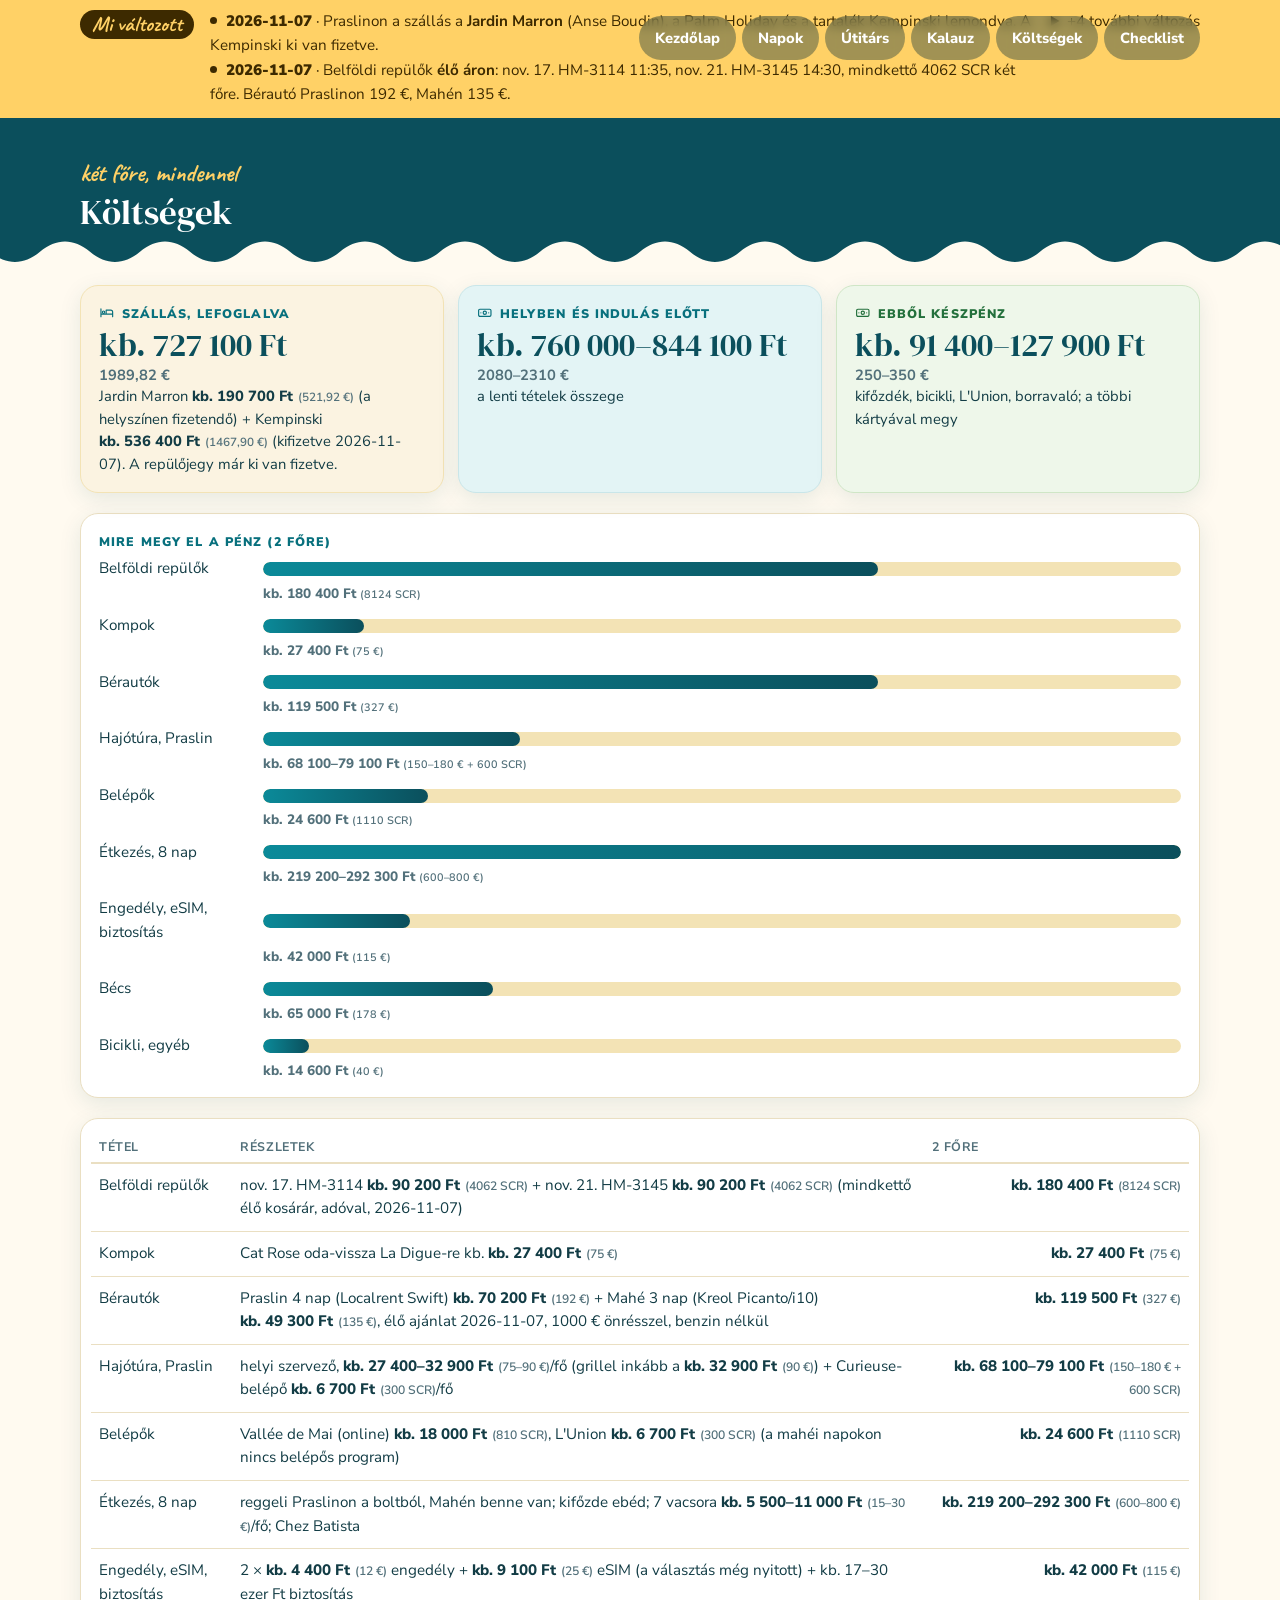
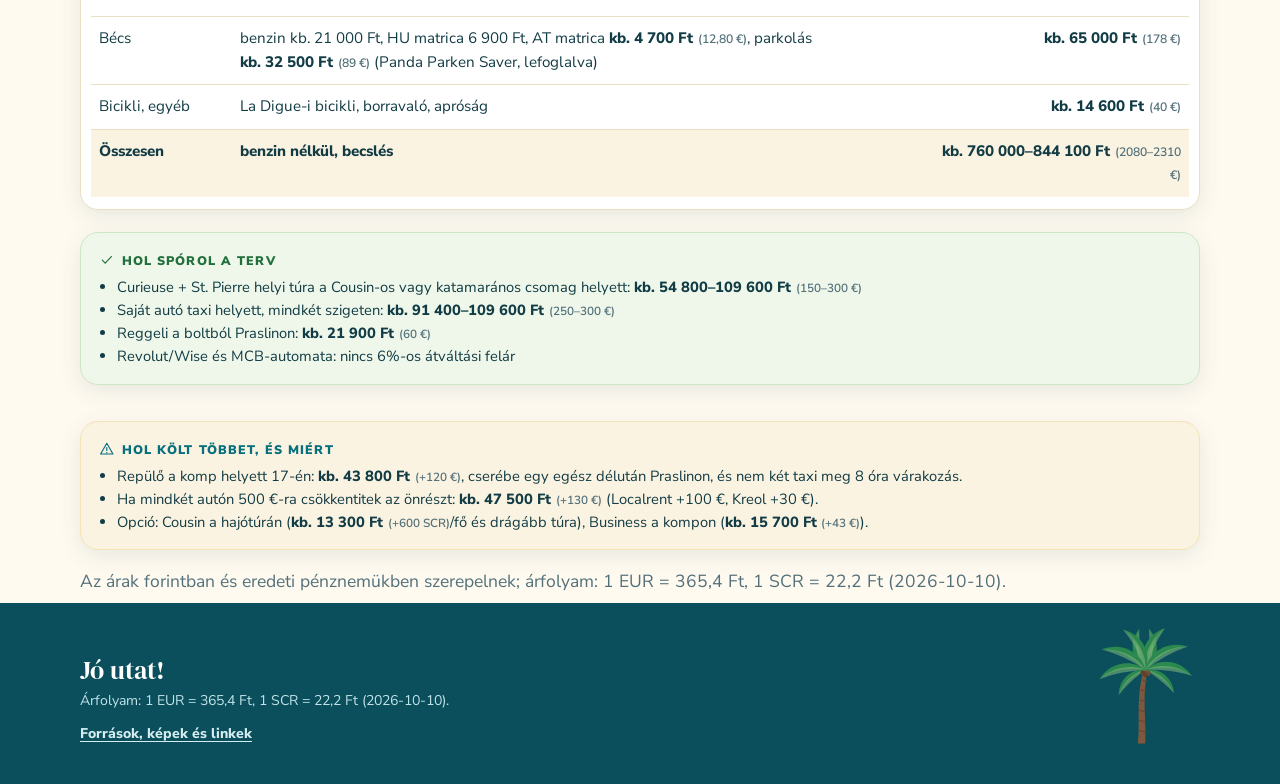
<file: koltsegek.html>
<!doctype html>
<html lang="hu">
<head>
<meta charset="utf-8">
<meta name="viewport" content="width=device-width,initial-scale=1,viewport-fit=cover">
<meta name="theme-color" content="#0b4f5c">
<meta name="robots" content="noindex, nofollow">
<meta name="rate-eur" content="365.4"><meta name="rate-scr" content="22.2"><meta name="rate-date" content="open.er-api.com, 2026-10-10">
<title>Költségek | Seychelle 2026</title>
<meta name="description" content="Mennyibe kerül az út két főre, tételenként, forintban és euróban.">
<link rel="stylesheet" href="assets/css/site.css">
<link rel="icon" href="assets/favicon.svg" type="image/svg+xml">
</head>
<body>
<div class="changed" role="status">
  <div class="wrap">
    <span class="tag">Mi változott</span>
    <ul><li><time datetime="2026-11-07">2026-11-07</time> · Praslinon a szállás a <b>Jardin Marron</b> (Anse Boudin), a Palm Holiday és a tartalék Kempinski lemondva. A Kempinski ki van fizetve.</li><li><time datetime="2026-11-07">2026-11-07</time> · Belföldi repülők <b>élő áron</b>: nov. 17. HM-3114 11:35, nov. 21. HM-3145 14:30, mindkettő 4062 SCR két főre. Bérautó Praslinon 192 €, Mahén 135 €.</li></ul>
    <details><summary>+4 további változás</summary><ul><li><time datetime="2026-10-12">2026-10-12</time> · Nov. 21.: Mahéra <b>repülővel</b> (09:10) a reggeli komp helyett, így elég 7-kor kelni. Az autókat a reptereken adjátok le és veszitek át.</li><li><time datetime="2026-10-11">2026-10-11</time> · A bécsi parkolás <b>lefoglalva</b>: Panda Parken Saver, Fischamend.</li><li><time datetime="2026-10-11">2026-10-11</time> · Érkezés <b>repülővel Praslinra</b> (11:10) a komp helyett, mert a 10:30-as kompot nem lehetett volna elérni.</li><li><time datetime="2026-10-11">2026-10-11</time> · A Kempinski előrefizetése nov. 14-én esedékes (a lemondási határidő után).</li></ul></details>
  </div>
</div>
<header class="pagehead" style="background:var(--deep);color:#fff;padding:18px 0 34px">
  <div class="wrap"><nav class="topnav" aria-label="Fő menü"><a href="index.html">Kezdőlap</a><a href="index.html#napok">Napok</a><a href="utitars.html">Útitárs</a><a href="kalauz.html">Kalauz</a><a href="koltsegek.html">Költségek</a><a href="checklist.html">Checklist</a></nav>
    <div style="font-family:var(--hand);font-weight:700;font-size:1.55rem;color:var(--sun);margin-top:18px">két főre, mindennel</div>
    <h1 style="color:#fff">Költségek</h1>
  </div>
</header>
<div class="wave" aria-hidden="true"></div>
<main class="wrap" style="padding-top:18px">
  <div class="kgrid">
    <div class="card warm"><h4><svg class="ic" aria-hidden="true"><use href="assets/icons.svg#bed"/></svg>Szállás, lefoglalva</h4><div class="big"><span class="ar"><span class="ar-ft">kb. 727 100 Ft</span><span class="ar-eredeti">1989,82 €</span></span></div><p class="small">Jardin Marron <span class="ar"><span class="ar-ft">kb. 190 700 Ft</span><span class="ar-eredeti">521,92 €</span></span> (a helyszínen fizetendő) + Kempinski <span class="ar"><span class="ar-ft">kb. 536 400 Ft</span><span class="ar-eredeti">1467,90 €</span></span> (kifizetve 2026-11-07). A repülőjegy már ki van fizetve.</p></div>
    <div class="card tint"><h4><svg class="ic" aria-hidden="true"><use href="assets/icons.svg#cash"/></svg>Helyben és indulás előtt</h4><div class="big"><span class="ar"><span class="ar-ft">kb. 760 000–844 100 Ft</span><span class="ar-eredeti">2080–2310 €</span></span></div><p class="small">a lenti tételek összege</p></div>
    <div class="card go"><h4><svg class="ic" aria-hidden="true"><use href="assets/icons.svg#cash"/></svg>Ebből készpénz</h4><div class="big"><span class="ar"><span class="ar-ft">kb. 91 400–127 900 Ft</span><span class="ar-eredeti">250–350 €</span></span></div><p class="small">kifőzdék, bicikli, L'Union, borravaló; a többi kártyával megy</p></div>
  </div>

  <div class="card" style="margin-bottom:20px">
    <h4>Mire megy el a pénz (2 főre)</h4>
    <ul class="bars">
      <li><span>Belföldi repülők</span><span class="bar"><i style="width:67%"></i></span><span class="v"><span class="ar"><span class="ar-ft">kb. 180 400 Ft</span><span class="ar-eredeti">8124 SCR</span></span></span></li>
      <li><span>Kompok</span><span class="bar"><i style="width:11%"></i></span><span class="v"><span class="ar"><span class="ar-ft">kb. 27 400 Ft</span><span class="ar-eredeti">75 €</span></span></span></li>
      <li><span>Bérautók</span><span class="bar"><i style="width:67%"></i></span><span class="v"><span class="ar"><span class="ar-ft">kb. 119 500 Ft</span><span class="ar-eredeti">327 €</span></span></span></li>
      <li><span>Hajótúra, Praslin</span><span class="bar"><i style="width:28%"></i></span><span class="v"><span class="ar"><span class="ar-ft">kb. 68 100–79 100 Ft</span><span class="ar-eredeti">150–180 € + 600 SCR</span></span></span></li>
      <li><span>Belépők</span><span class="bar"><i style="width:18%"></i></span><span class="v"><span class="ar"><span class="ar-ft">kb. 24 600 Ft</span><span class="ar-eredeti">1110 SCR</span></span></span></li>
      <li><span>Étkezés, 8 nap</span><span class="bar"><i style="width:100%"></i></span><span class="v"><span class="ar"><span class="ar-ft">kb. 219 200–292 300 Ft</span><span class="ar-eredeti">600–800 €</span></span></span></li>
      <li><span>Engedély, eSIM, biztosítás</span><span class="bar"><i style="width:16%"></i></span><span class="v"><span class="ar"><span class="ar-ft">kb. 42 000 Ft</span><span class="ar-eredeti">115 €</span></span></span></li>
      <li><span>Bécs</span><span class="bar"><i style="width:25%"></i></span><span class="v"><span class="ar"><span class="ar-ft">kb. 65 000 Ft</span><span class="ar-eredeti">178 €</span></span></span></li>
      <li><span>Bicikli, egyéb</span><span class="bar"><i style="width:5%"></i></span><span class="v"><span class="ar"><span class="ar-ft">kb. 14 600 Ft</span><span class="ar-eredeti">40 €</span></span></span></li>
    </ul>
  </div>

  <div class="card" style="padding:12px 10px">
    <table class="ktbl">
      <thead><tr><th>Tétel</th><th>Részletek</th><th class="n">2 főre</th></tr></thead>
      <tbody>
      <tr><td>Belföldi repülők</td><td class="d">nov. 17. HM-3114 <span class="ar"><span class="ar-ft">kb. 90 200 Ft</span><span class="ar-eredeti">4062 SCR</span></span> + nov. 21. HM-3145 <span class="ar"><span class="ar-ft">kb. 90 200 Ft</span><span class="ar-eredeti">4062 SCR</span></span> (mindkettő élő kosárár, adóval, 2026-11-07)</td><td class="n"><span class="ar"><span class="ar-ft">kb. 180 400 Ft</span><span class="ar-eredeti">8124 SCR</span></span></td></tr>
      <tr><td>Kompok</td><td class="d">Cat Rose oda-vissza La Digue-re kb. <span class="ar"><span class="ar-ft">kb. 27 400 Ft</span><span class="ar-eredeti">75 €</span></span></td><td class="n"><span class="ar"><span class="ar-ft">kb. 27 400 Ft</span><span class="ar-eredeti">75 €</span></span></td></tr>
      <tr><td>Bérautók</td><td class="d">Praslin 4 nap (Localrent Swift) <span class="ar"><span class="ar-ft">kb. 70 200 Ft</span><span class="ar-eredeti">192 €</span></span> + Mahé 3 nap (Kreol Picanto/i10) <span class="ar"><span class="ar-ft">kb. 49 300 Ft</span><span class="ar-eredeti">135 €</span></span>, élő ajánlat 2026-11-07, 1000 € önrésszel, benzin nélkül</td><td class="n"><span class="ar"><span class="ar-ft">kb. 119 500 Ft</span><span class="ar-eredeti">327 €</span></span></td></tr>
      <tr><td>Hajótúra, Praslin</td><td class="d">helyi szervező, <span class="ar"><span class="ar-ft">kb. 27 400–32 900 Ft</span><span class="ar-eredeti">75–90 €</span></span>/fő (grillel inkább a <span class="ar"><span class="ar-ft">kb. 32 900 Ft</span><span class="ar-eredeti">90 €</span></span>) + Curieuse-belépő <span class="ar"><span class="ar-ft">kb. 6 700 Ft</span><span class="ar-eredeti">300 SCR</span></span>/fő</td><td class="n"><span class="ar"><span class="ar-ft">kb. 68 100–79 100 Ft</span><span class="ar-eredeti">150–180 € + 600 SCR</span></span></td></tr>
      <tr><td>Belépők</td><td class="d">Vallée de Mai (online) <span class="ar"><span class="ar-ft">kb. 18 000 Ft</span><span class="ar-eredeti">810 SCR</span></span>, L'Union <span class="ar"><span class="ar-ft">kb. 6 700 Ft</span><span class="ar-eredeti">300 SCR</span></span> (a mahéi napokon nincs belépős program)</td><td class="n"><span class="ar"><span class="ar-ft">kb. 24 600 Ft</span><span class="ar-eredeti">1110 SCR</span></span></td></tr>
      <tr><td>Étkezés, 8 nap</td><td class="d">reggeli Praslinon a boltból, Mahén benne van; kifőzde ebéd; 7 vacsora <span class="ar"><span class="ar-ft">kb. 5 500–11 000 Ft</span><span class="ar-eredeti">15–30 €</span></span>/fő; Chez Batista</td><td class="n"><span class="ar"><span class="ar-ft">kb. 219 200–292 300 Ft</span><span class="ar-eredeti">600–800 €</span></span></td></tr>
      <tr><td>Engedély, eSIM, biztosítás</td><td class="d">2 × <span class="ar"><span class="ar-ft">kb. 4 400 Ft</span><span class="ar-eredeti">12 €</span></span> engedély + <span class="ar"><span class="ar-ft">kb. 9 100 Ft</span><span class="ar-eredeti">25 €</span></span> eSIM (a választás még nyitott) + kb. 17–30 ezer Ft biztosítás</td><td class="n"><span class="ar"><span class="ar-ft">kb. 42 000 Ft</span><span class="ar-eredeti">115 €</span></span></td></tr>
      <tr><td>Bécs</td><td class="d">benzin kb. 21 000 Ft, HU matrica 6 900 Ft, AT matrica <span class="ar"><span class="ar-ft">kb. 4 700 Ft</span><span class="ar-eredeti">12,80 €</span></span>, parkolás <span class="ar"><span class="ar-ft">kb. 32 500 Ft</span><span class="ar-eredeti">89 €</span></span> (Panda Parken Saver, lefoglalva)</td><td class="n"><span class="ar"><span class="ar-ft">kb. 65 000 Ft</span><span class="ar-eredeti">178 €</span></span></td></tr>
      <tr><td>Bicikli, egyéb</td><td class="d">La Digue-i bicikli, borravaló, apróság</td><td class="n"><span class="ar"><span class="ar-ft">kb. 14 600 Ft</span><span class="ar-eredeti">40 €</span></span></td></tr>
      <tr class="total"><td>Összesen</td><td class="d">benzin nélkül, becslés</td><td class="n"><span class="ar"><span class="ar-ft">kb. 760 000–844 100 Ft</span><span class="ar-eredeti">2080–2310 €</span></span></td></tr>
      </tbody>
    </table>
  </div>

  <div class="cols" style="margin-top:22px;grid-template-columns:1fr">
    <div class="card go"><h4><svg class="ic" aria-hidden="true"><use href="assets/icons.svg#check"/></svg>Hol spórol a terv</h4><ul class="small" style="margin:0;padding-left:18px">
      <li>Curieuse + St. Pierre helyi túra a Cousin-os vagy katamarános csomag helyett: <b><span class="ar"><span class="ar-ft">kb. 54 800–109 600 Ft</span><span class="ar-eredeti">150–300 €</span></span></b></li>
      <li>Saját autó taxi helyett, mindkét szigeten: <b><span class="ar"><span class="ar-ft">kb. 91 400–109 600 Ft</span><span class="ar-eredeti">250–300 €</span></span></b></li>
      
      <li>Reggeli a boltból Praslinon: <b><span class="ar"><span class="ar-ft">kb. 21 900 Ft</span><span class="ar-eredeti">60 €</span></span></b></li>
      <li>Revolut/Wise és MCB-automata: nincs 6%-os átváltási felár</li></ul></div>
    <div class="card warm"><h4><svg class="ic" aria-hidden="true"><use href="assets/icons.svg#alert"/></svg>Hol költ többet, és miért</h4><ul class="small" style="margin:0;padding-left:18px">
      <li>Repülő a komp helyett 17-én: <b><span class="ar"><span class="ar-ft">kb. 43 800 Ft</span><span class="ar-eredeti">+120 €</span></span></b>, cserébe egy egész délután Praslinon, és nem két taxi meg 8 óra várakozás.</li>
      <li>Ha mindkét autón 500 €-ra csökkentitek az önrészt: <b><span class="ar"><span class="ar-ft">kb. 47 500 Ft</span><span class="ar-eredeti">+130 €</span></span></b> (Localrent +100 €, Kreol +30 €).</li>
      <li>Opció: Cousin a hajótúrán (<span class="ar"><span class="ar-ft">kb. 13 300 Ft</span><span class="ar-eredeti">+600 SCR</span></span>/fő és drágább túra), Business a kompon (<span class="ar"><span class="ar-ft">kb. 15 700 Ft</span><span class="ar-eredeti">+43 €</span></span>).</li></ul></div>
  </div>
  <p class="small" style="margin:18px 0 28px;color:var(--muted)">Az árak forintban és eredeti pénznemükben szerepelnek; árfolyam: 1 EUR = 365,4 Ft, 1 SCR = 22,2 Ft (2026-10-10).</p>
</main>
<footer class="foot">
  <div class="wave deep" aria-hidden="true"></div>
  <div class="wrap">
    <img class="palm" src="assets/ill/palm.svg" alt="">
    <h3>Jó utat!</h3>
    <p class="rates" data-rates>Árfolyam: 1 EUR = 365,4 Ft, 1 SCR = 22,2 Ft (2026-10-10).</p>
    <p class="small"><a class="lnk" href="forrasok.html" style="color:inherit">Források, képek és linkek</a></p>
  </div>
</footer>
<nav class="tabs" aria-label="Alsó menü"><a href="index.html"><svg class="ic" aria-hidden="true"><use href="assets/icons.svg#map"/></svg>Kezdőlap</a><a href="index.html#napok"><svg class="ic" aria-hidden="true"><use href="assets/icons.svg#calendar"/></svg>Napok</a><a href="utitars.html" aria-current="page"><svg class="ic" aria-hidden="true"><use href="assets/icons.svg#bag"/></svg>Útitárs</a><a href="checklist.html"><svg class="ic" aria-hidden="true"><use href="assets/icons.svg#list"/></svg>Checklist</a></nav>
<script src="assets/js/site.js" defer></script>
</body>
</html>
</file>
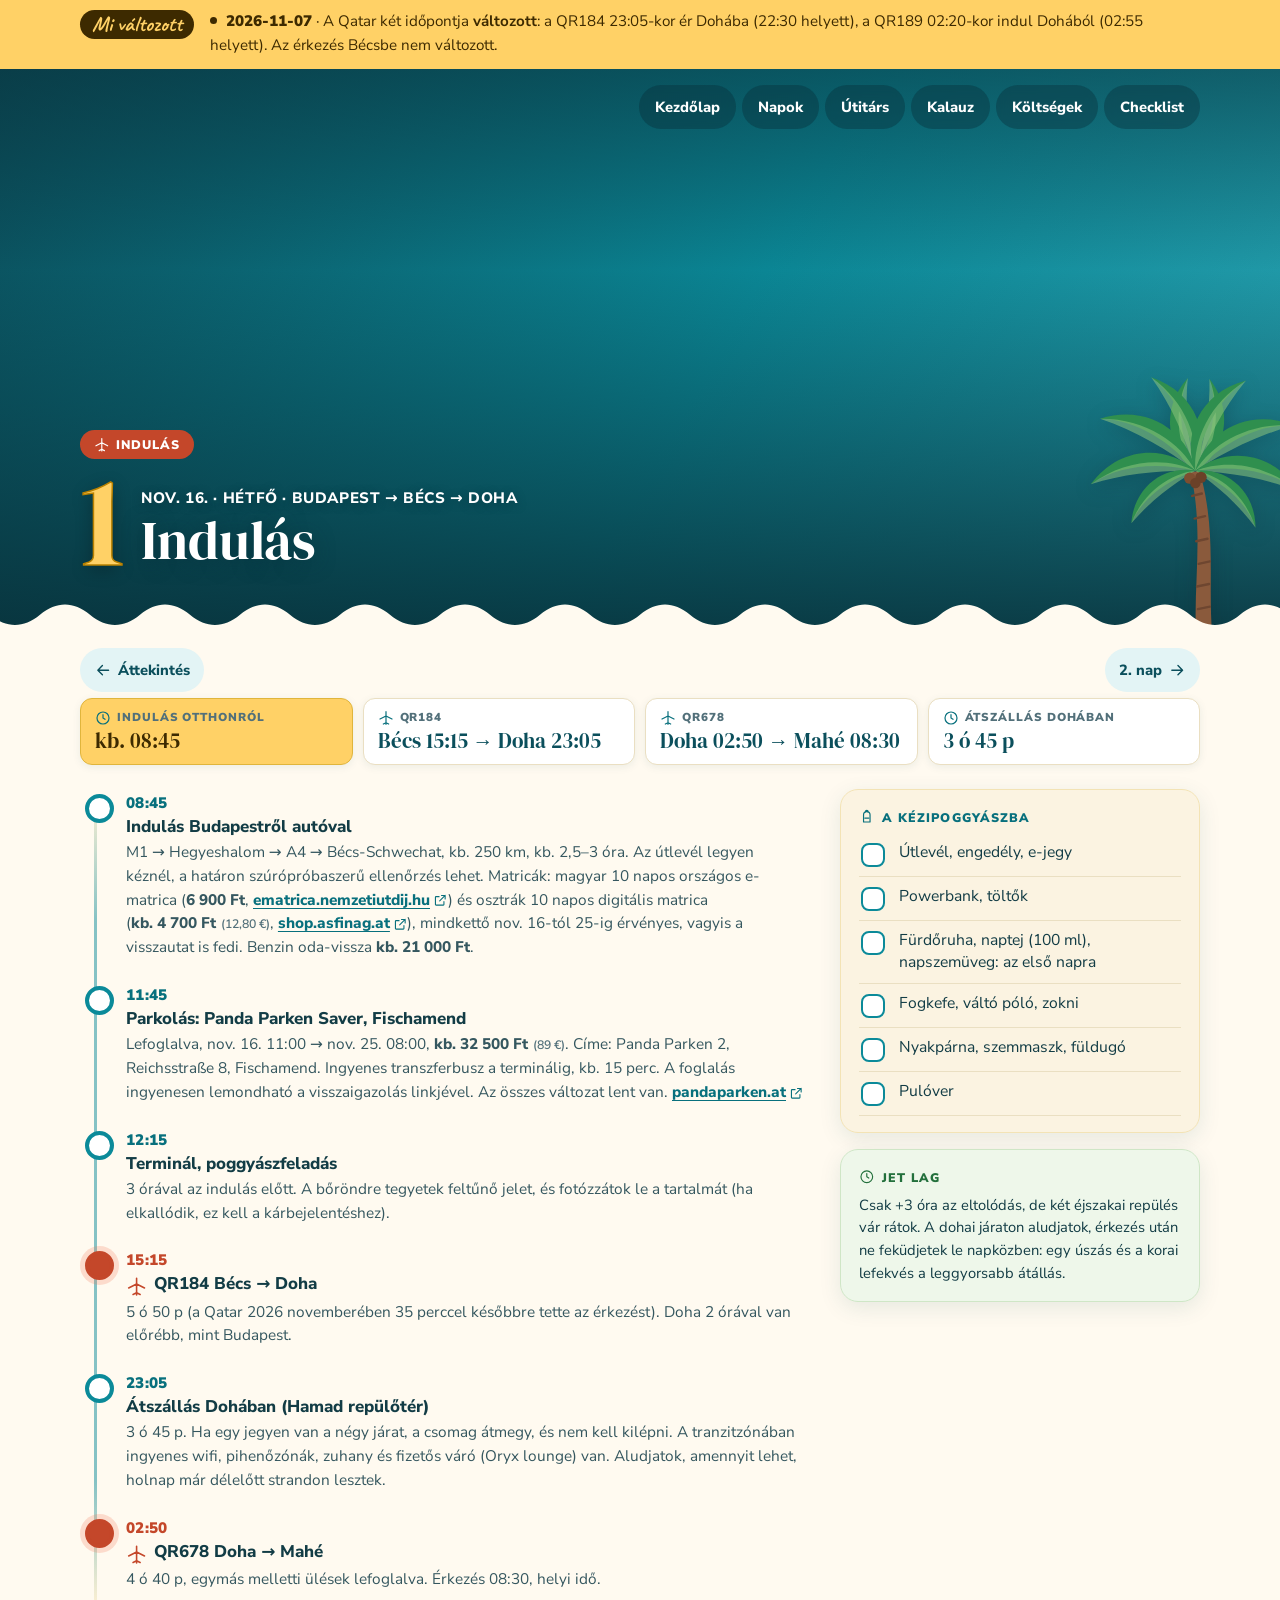
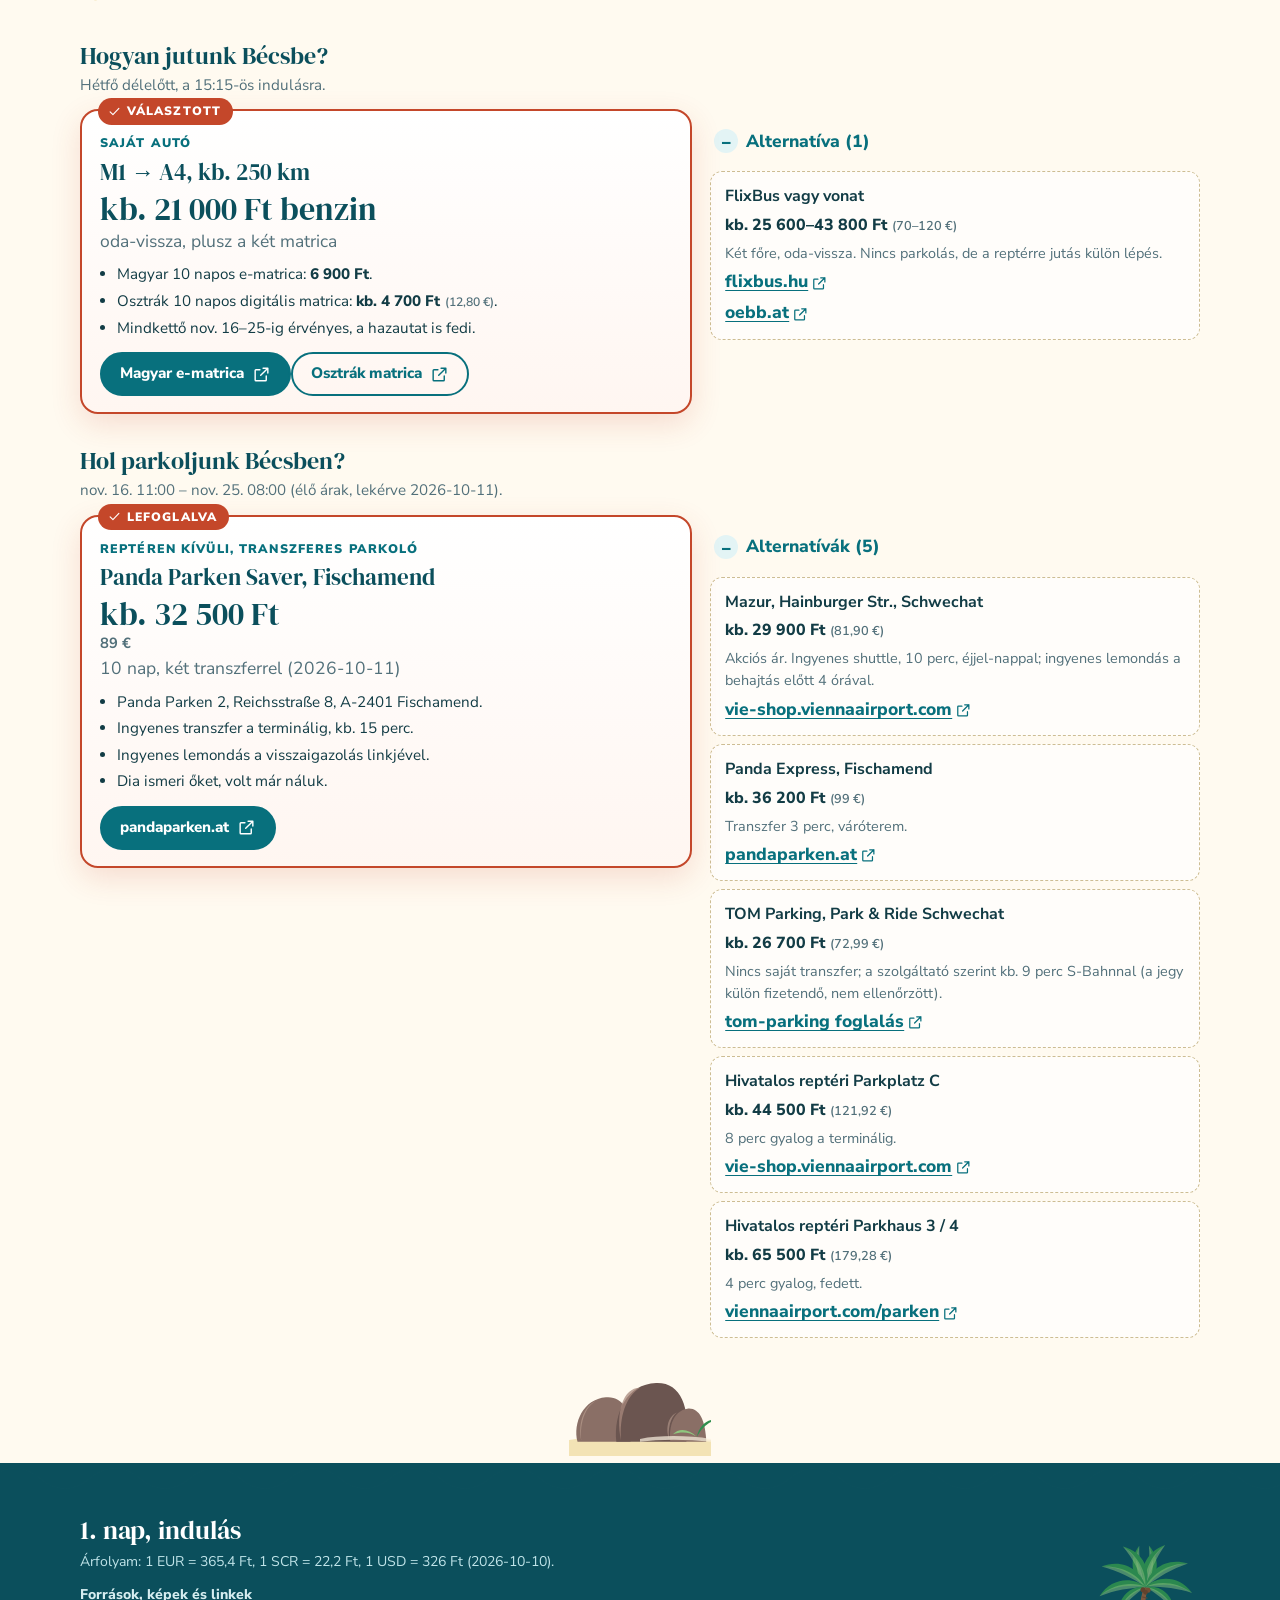
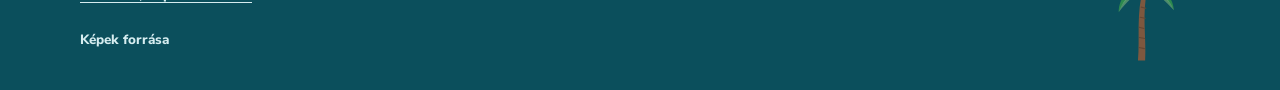
<file: nap-1.html>
<!doctype html>
<html lang="hu">
<head>
<meta charset="utf-8">
<meta name="viewport" content="width=device-width,initial-scale=1,viewport-fit=cover">
<meta name="theme-color" content="#0b4f5c">
<meta name="robots" content="noindex, nofollow">
<meta name="rate-eur" content="365.4"><meta name="rate-scr" content="22.2"><meta name="rate-date" content="open.er-api.com, 2026-10-10">
<title>1. nap, nov. 16. | Budapest, Bécs, Doha | Seychelle 2026</title>
<meta name="description" content="Nov. 16., hétfő: autóval Bécsbe, parkolás Fischamendben, QR184 Bécs → Doha, átszállás, QR678 Doha → Mahé.">
<link rel="preload" href="assets/fonts/DMSerifDisplay-Regular.woff" as="font" type="font/woff" crossorigin>
<link rel="stylesheet" href="assets/css/site.css">
<link rel="icon" href="assets/favicon.svg" type="image/svg+xml">
</head>
<body>
<div class="changed" role="status">
  <div class="wrap">
    <span class="tag">Mi változott</span>
    <ul><li><time datetime="2026-11-07">2026-11-07</time> · A Qatar két időpontja <b>változott</b>: a QR184 23:05-kor ér Dohába (22:30 helyett), a QR189 02:20-kor indul Dohából (02:55 helyett). Az érkezés Bécsbe nem változott.</li></ul>
  </div>
</div>

<header class="dayhero" style="background:linear-gradient(120deg,#0b4f5c 0%,#0b8a99 55%,#2aa6b5 100%)">
  
  <img class="palm" src="assets/ill/palm.svg" alt="">
  <a class="back" href="index.html#napok"><svg class="ic" aria-hidden="true"><use href="assets/icons.svg#back"/></svg>A 10 nap</a>
  <nav class="topnav" aria-label="Fő menü"><a href="index.html">Kezdőlap</a><a href="index.html#napok">Napok</a><a href="utitars.html">Útitárs</a><a href="kalauz.html">Kalauz</a><a href="koltsegek.html">Költségek</a><a href="checklist.html">Checklist</a></nav>
  <div class="wrap">
    <span class="badge"><svg class="ic" aria-hidden="true"><use href="assets/icons.svg#plane"/></svg>INDULÁS</span>
    <div class="row">
      <div class="num">1</div>
      <div><div class="lbl">NOV. 16. · HÉTFŐ · BUDAPEST → BÉCS → DOHA</div><h1>Indulás</h1></div>
    </div>
  </div>
</header>
<div class="wave" aria-hidden="true"></div>

<main class="wrap" style="padding-top:18px">
  <div class="daynav"><a href="index.html#napok"><svg class="ic" aria-hidden="true"><use href="assets/icons.svg#back"/></svg>Áttekintés</a><a href="nap-2.html">2. nap<svg class="ic" aria-hidden="true"><use href="assets/icons.svg#arrow"/></svg></a></div>

  <div class="facts" role="list">
    <div class="fact hl" role="listitem"><div class="k"><svg class="ic" aria-hidden="true"><use href="assets/icons.svg#clock"/></svg>indulás otthonról</div><div class="v">kb. 08:45</div></div>
    <div class="fact" role="listitem"><div class="k"><svg class="ic" aria-hidden="true"><use href="assets/icons.svg#plane"/></svg>QR184</div><div class="v">Bécs 15:15 → Doha 23:05</div></div>
    <div class="fact" role="listitem"><div class="k"><svg class="ic" aria-hidden="true"><use href="assets/icons.svg#plane"/></svg>QR678</div><div class="v">Doha 02:50 → Mahé 08:30</div></div>
    <div class="fact" role="listitem"><div class="k"><svg class="ic" aria-hidden="true"><use href="assets/icons.svg#clock"/></svg>átszállás Dohában</div><div class="v">3 ó 45 p</div></div>
  </div>

  <div class="cols tl-side">
    <div>
      <ol class="tl">
        <li><span class="t">08:45</span><span class="w">Indulás Budapestről autóval</span><span class="d">M1 → Hegyeshalom → A4 → Bécs-Schwechat, kb. 250 km, kb. 2,5–3 óra. Az útlevél legyen kéznél, a határon szúrópróbaszerű ellenőrzés lehet. Matricák: magyar 10 napos országos e-matrica (<span class="ar"><span class="ar-ft">6 900 Ft</span></span>, <a class="lnk" href="https://ematrica.nemzetiutdij.hu" target="_blank" rel="noopener">ematrica.nemzetiutdij.hu<svg class="ic" aria-hidden="true"><use href="assets/icons.svg#ext"/></svg></a>) és osztrák 10 napos digitális matrica (<span class="ar"><span class="ar-ft">kb. 4 700 Ft</span><span class="ar-eredeti">12,80 €</span></span>, <a class="lnk" href="https://shop.asfinag.at" target="_blank" rel="noopener">shop.asfinag.at<svg class="ic" aria-hidden="true"><use href="assets/icons.svg#ext"/></svg></a>), mindkettő nov. 16-tól 25-ig érvényes, vagyis a visszautat is fedi. Benzin oda-vissza <span class="ar"><span class="ar-ft">kb. 21 000 Ft</span></span>.</span></li>
        <li><span class="t">11:45</span><span class="w">Parkolás: Panda Parken Saver, Fischamend</span><span class="d">Lefoglalva, nov. 16. 11:00 → nov. 25. 08:00, <span class="ar"><span class="ar-ft">kb. 32 500 Ft</span><span class="ar-eredeti">89 €</span></span>. Címe: Panda Parken 2, Reichsstraße 8, Fischamend. Ingyenes transzferbusz a terminálig, kb. 15 perc. A foglalás ingyenesen lemondható a visszaigazolás linkjével. Az összes változat lent van. <a class="lnk" href="https://pandaparken.at/hu" target="_blank" rel="noopener">pandaparken.at<svg class="ic" aria-hidden="true"><use href="assets/icons.svg#ext"/></svg></a></span></li>
        <li><span class="t">12:15</span><span class="w">Terminál, poggyászfeladás</span><span class="d">3 órával az indulás előtt. A bőröndre tegyetek feltűnő jelet, és fotózzátok le a tartalmát (ha elkallódik, ez kell a kárbejelentéshez).</span></li>
        <li class="go"><span class="t">15:15</span><span class="w"><svg class="ic" aria-hidden="true"><use href="assets/icons.svg#plane"/></svg><span>QR184 Bécs → Doha</span></span><span class="d">5 ó 50 p (a Qatar 2026 novemberében 35 perccel későbbre tette az érkezést). Doha 2 órával van előrébb, mint Budapest.</span></li>
        <li><span class="t">23:05</span><span class="w">Átszállás Dohában (Hamad repülőtér)</span><span class="d">3 ó 45 p. Ha egy jegyen van a négy járat, a csomag átmegy, és nem kell kilépni. A tranzitzónában ingyenes wifi, pihenőzónák, zuhany és fizetős váró (Oryx lounge) van. Aludjatok, amennyit lehet, holnap már délelőtt strandon lesztek.</span></li>
        <li class="go"><span class="t">02:50</span><span class="w"><svg class="ic" aria-hidden="true"><use href="assets/icons.svg#plane"/></svg><span>QR678 Doha → Mahé</span></span><span class="d">4 ó 40 p, egymás melletti ülések lefoglalva. Érkezés 08:30, helyi idő.</span></li>
      </ol>
    </div>

    <aside class="side">
      <div class="card warm" id="pack">
        <h4><svg class="ic" aria-hidden="true"><use href="assets/icons.svg#bag"/></svg>A kézipoggyászba</h4>
        <ul class="pack">
          <li><label class="chk"><input type="checkbox" data-k="n1-docs"><span class="box"><svg class="ic" aria-hidden="true"><use href="assets/icons.svg#check"/></svg></span><span class="tx">Útlevél, engedély, e-jegy</span></label></li>
          <li><label class="chk"><input type="checkbox" data-k="n1-power"><span class="box"><svg class="ic" aria-hidden="true"><use href="assets/icons.svg#check"/></svg></span><span class="tx">Powerbank, töltők</span></label></li>
          <li><label class="chk"><input type="checkbox" data-k="n1-swim"><span class="box"><svg class="ic" aria-hidden="true"><use href="assets/icons.svg#check"/></svg></span><span class="tx">Fürdőruha, naptej (100 ml), napszemüveg: az első napra</span></label></li>
          <li><label class="chk"><input type="checkbox" data-k="n1-hyg"><span class="box"><svg class="ic" aria-hidden="true"><use href="assets/icons.svg#check"/></svg></span><span class="tx">Fogkefe, váltó póló, zokni</span></label></li>
          <li><label class="chk"><input type="checkbox" data-k="n1-sleep"><span class="box"><svg class="ic" aria-hidden="true"><use href="assets/icons.svg#check"/></svg></span><span class="tx">Nyakpárna, szemmaszk, füldugó</span></label></li>
          <li><label class="chk"><input type="checkbox" data-k="n1-sweater"><span class="box"><svg class="ic" aria-hidden="true"><use href="assets/icons.svg#check"/></svg></span><span class="tx">Pulóver</span></label></li>
        </ul>
      </div>
      <div class="card go">
        <h4><svg class="ic" aria-hidden="true"><use href="assets/icons.svg#clock"/></svg>Jet lag</h4>
        <p class="small">Csak +3 óra az eltolódás, de két éjszakai repülés vár rátok. A dohai járaton aludjatok, érkezés után ne feküdjetek le napközben: egy úszás és a korai lefekvés a leggyorsabb átállás.</p>
      </div>
    </aside>
  </div>

  <div class="optgroup-wrap" style="margin-top:30px">
    <section class="optgroup" aria-labelledby="g1">
      <h3 id="g1">Hogyan jutunk Bécsbe?</h3>
      <p class="q">Hétfő délelőtt, a 15:15-ös indulásra.</p>
      <div class="grid2">
        <article class="opt sel">
          <span class="flag"><svg class="ic" aria-hidden="true"><use href="assets/icons.svg#check"/></svg>Választott</span>
          <img class="illo" src="assets/ill/bike.svg" alt="" style="display:none">
          <h4>Saját autó</h4>
          <h3>M1 → A4, kb. 250 km</h3>
          <div class="big"><span class="ar"><span class="ar-ft">kb. 21 000 Ft benzin</span></span></div>
          <p class="small" style="margin:2px 0 0;color:var(--muted)">oda-vissza, plusz a két matrica</p>
          <ul>
            <li>Magyar 10 napos e-matrica: <span class="ar"><span class="ar-ft">6 900 Ft</span></span>.</li>
            <li>Osztrák 10 napos digitális matrica: <span class="ar"><span class="ar-ft">kb. 4 700 Ft</span><span class="ar-eredeti">12,80 €</span></span>.</li>
            <li>Mindkettő nov. 16–25-ig érvényes, a hazautat is fedi.</li>
          </ul>
          <a class="btn" href="https://ematrica.nemzetiutdij.hu" target="_blank" rel="noopener">Magyar e-matrica<svg class="ic" aria-hidden="true"><use href="assets/icons.svg#ext"/></svg></a><a class="btn ghost" href="https://shop.asfinag.at" target="_blank" rel="noopener">Osztrák matrica<svg class="ic" aria-hidden="true"><use href="assets/icons.svg#ext"/></svg></a>
        </article>
        <details class="alts" open>
          <summary>Alternatíva (1)</summary>
          <div class="alt">
            <b>FlixBus vagy vonat</b>
            <span class="ar"><span class="ar-ft">kb. 25 600–43 800 Ft</span><span class="ar-eredeti">70–120 €</span></span>
            <p>Két főre, oda-vissza. Nincs parkolás, de a reptérre jutás külön lépés.</p>
            <a class="lnk" href="https://www.flixbus.hu" target="_blank" rel="noopener">flixbus.hu<svg class="ic" aria-hidden="true"><use href="assets/icons.svg#ext"/></svg></a> <a class="lnk" href="https://www.oebb.at" target="_blank" rel="noopener">oebb.at<svg class="ic" aria-hidden="true"><use href="assets/icons.svg#ext"/></svg></a>
          </div>
        </details>
      </div>
    </section>

    <section class="optgroup" aria-labelledby="g2" style="margin-top:34px">
      <h3 id="g2">Hol parkoljunk Bécsben?</h3>
      <p class="q">nov. 16. 11:00 – nov. 25. 08:00 (élő árak, lekérve 2026-10-11).</p>
      <div class="grid2">
        <article class="opt sel">
          <span class="flag"><svg class="ic" aria-hidden="true"><use href="assets/icons.svg#check"/></svg>Lefoglalva</span>
          <h4>Reptéren kívüli, transzferes parkoló</h4>
          <h3>Panda Parken Saver, Fischamend</h3>
          <div class="big"><span class="ar"><span class="ar-ft">kb. 32 500 Ft</span><span class="ar-eredeti">89 €</span></span></div>
          <p class="small" style="margin:2px 0 0;color:var(--muted)">10 nap, két transzferrel (2026-10-11)</p>
          <ul>
            <li>Panda Parken 2, Reichsstraße 8, A-2401 Fischamend.</li>
            <li>Ingyenes transzfer a terminálig, kb. 15 perc.</li>
            <li>Ingyenes lemondás a visszaigazolás linkjével.</li>
            <li>Dia ismeri őket, volt már náluk.</li>
          </ul>
          <a class="btn" href="https://pandaparken.at/hu" target="_blank" rel="noopener">pandaparken.at<svg class="ic" aria-hidden="true"><use href="assets/icons.svg#ext"/></svg></a>
        </article>
        <details class="alts" open>
          <summary>Alternatívák (5)</summary>
          <div class="alt">
            <b>Mazur, Hainburger Str., Schwechat</b>
            <span class="ar"><span class="ar-ft">kb. 29 900 Ft</span><span class="ar-eredeti">81,90 €</span></span>
            <p>Akciós ár. Ingyenes shuttle, 10 perc, éjjel-nappal; ingyenes lemondás a behajtás előtt 4 órával.</p>
            <a class="lnk" href="https://vie-shop.viennaairport.com/" target="_blank" rel="noopener">vie-shop.viennaairport.com<svg class="ic" aria-hidden="true"><use href="assets/icons.svg#ext"/></svg></a>
          </div>
          <div class="alt">
            <b>Panda Express, Fischamend</b>
            <span class="ar"><span class="ar-ft">kb. 36 200 Ft</span><span class="ar-eredeti">99 €</span></span>
            <p>Transzfer 3 perc, váróterem.</p>
            <a class="lnk" href="https://pandaparken.at/hu" target="_blank" rel="noopener">pandaparken.at<svg class="ic" aria-hidden="true"><use href="assets/icons.svg#ext"/></svg></a>
          </div>
          <div class="alt">
            <b>TOM Parking, Park &amp; Ride Schwechat</b>
            <span class="ar"><span class="ar-ft">kb. 26 700 Ft</span><span class="ar-eredeti">72,99 €</span></span>
            <p>Nincs saját transzfer; a szolgáltató szerint kb. 9 perc S-Bahnnal (a jegy külön fizetendő, nem ellenőrzött).</p>
            <a class="lnk" href="https://tom-parking.arivo.app/garages/book/11bb3ceb-ee68-44ae-8695-8a941b9776c3" target="_blank" rel="noopener">tom-parking foglalás<svg class="ic" aria-hidden="true"><use href="assets/icons.svg#ext"/></svg></a>
          </div>
          <div class="alt">
            <b>Hivatalos reptéri Parkplatz C</b>
            <span class="ar"><span class="ar-ft">kb. 44 500 Ft</span><span class="ar-eredeti">121,92 €</span></span>
            <p>8 perc gyalog a terminálig.</p>
            <a class="lnk" href="https://vie-shop.viennaairport.com/" target="_blank" rel="noopener">vie-shop.viennaairport.com<svg class="ic" aria-hidden="true"><use href="assets/icons.svg#ext"/></svg></a>
          </div>
          <div class="alt">
            <b>Hivatalos reptéri Parkhaus 3 / 4</b>
            <span class="ar"><span class="ar-ft">kb. 65 500 Ft</span><span class="ar-eredeti">179,28 €</span></span>
            <p>4 perc gyalog, fedett.</p>
            <a class="lnk" href="https://www.viennaairport.com/parken" target="_blank" rel="noopener">viennaairport.com/parken<svg class="ic" aria-hidden="true"><use href="assets/icons.svg#ext"/></svg></a>
          </div>
        </details>
      </div>
    </section>
  </div>

  <div style="display:flex;justify-content:center;margin:28px 0 8px"><img src="assets/ill/granite.svg" alt="" style="height:90px"></div>
</main>

<footer class="foot">
  <div class="wave deep" aria-hidden="true"></div>
  <div class="wrap">
    <img class="palm" src="assets/ill/palm.svg" alt="">
    <h3>1. nap, indulás</h3>
    <p class="rates" data-rates>Árfolyam: 1 EUR = 365,4 Ft, 1 SCR = 22,2 Ft, 1 USD = 326 Ft (2026-10-10).</p>
    <p class="small"><a class="lnk" href="forrasok.html" style="color:inherit">Források, képek és linkek</a></p>
    <details>
      <summary>Képek forrása</summary>
      <ul><li>Ezen az oldalon nincs fénykép.</li></ul>
      <p>Az illusztrációk saját rajzok.</p>
    </details>
  </div>
</footer>

<nav class="tabs" aria-label="Alsó menü"><a href="index.html"><svg class="ic" aria-hidden="true"><use href="assets/icons.svg#map"/></svg>Kezdőlap</a><a href="index.html#napok" aria-current="page"><svg class="ic" aria-hidden="true"><use href="assets/icons.svg#calendar"/></svg>Napok</a><a href="utitars.html"><svg class="ic" aria-hidden="true"><use href="assets/icons.svg#bag"/></svg>Útitárs</a><a href="checklist.html"><svg class="ic" aria-hidden="true"><use href="assets/icons.svg#list"/></svg>Checklist</a></nav>
<script src="assets/js/site.js" defer></script>
</body>
</html>
</file>
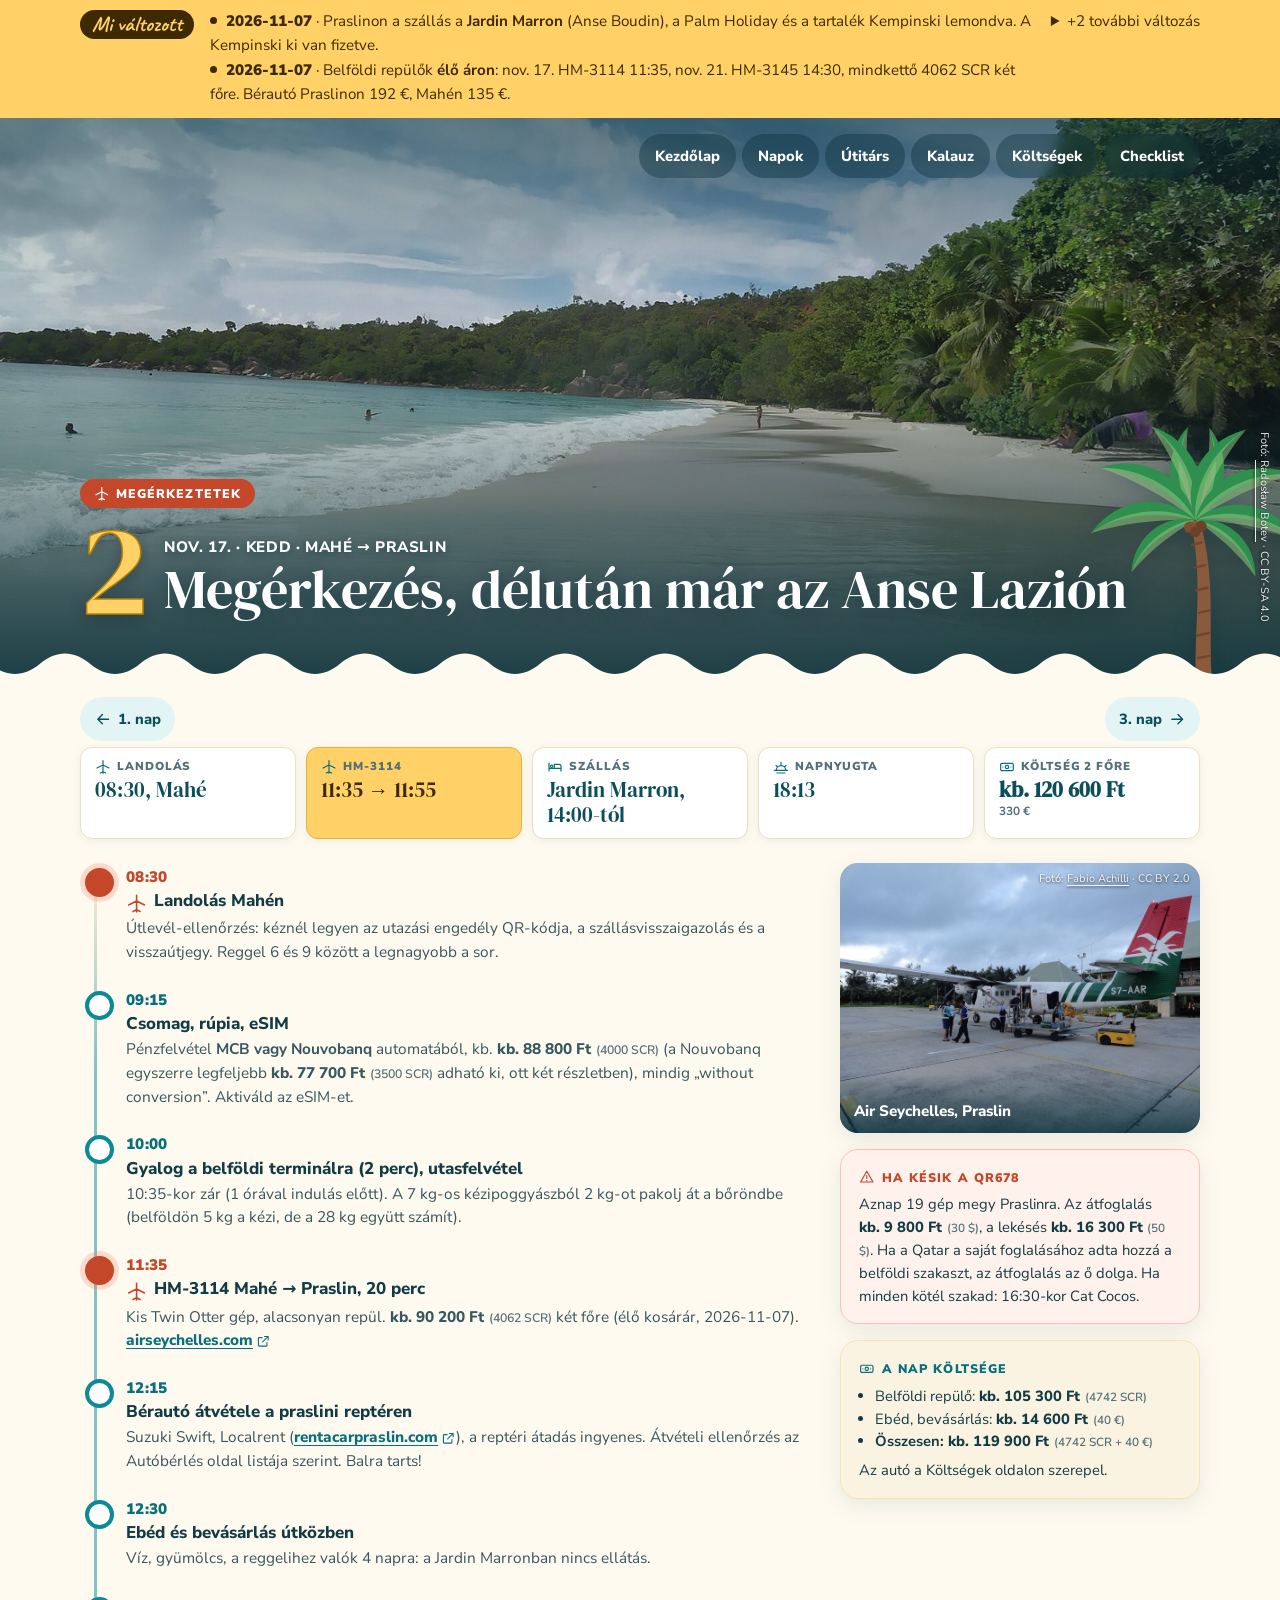
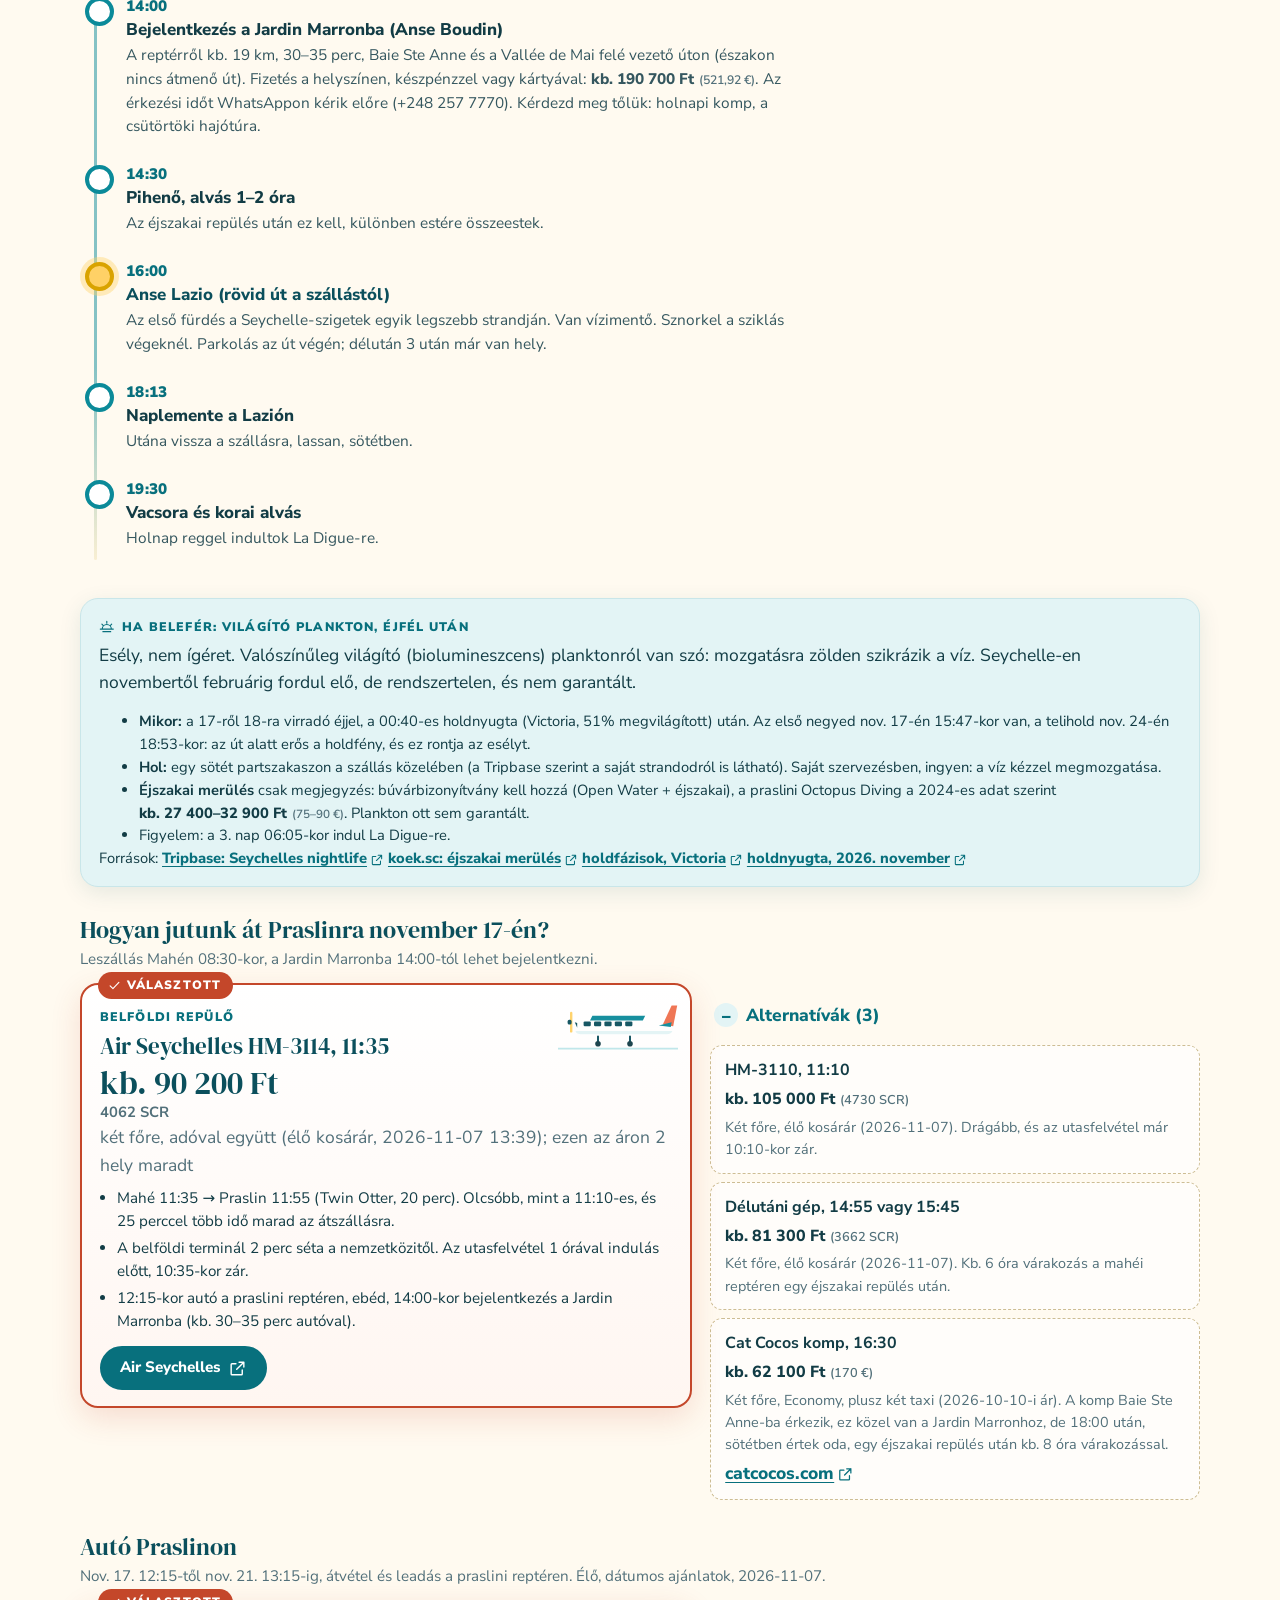
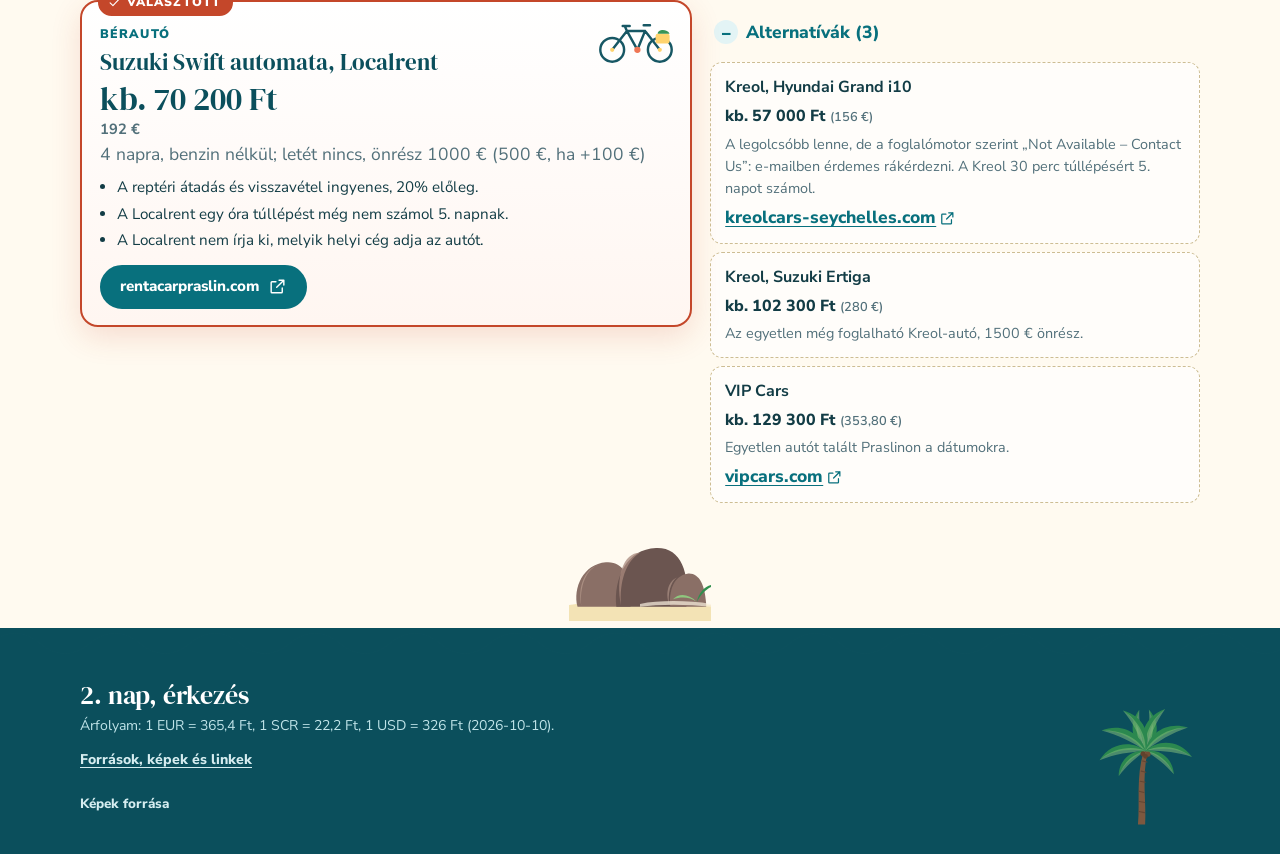
<file: nap-2.html>
<!doctype html>
<html lang="hu">
<head>
<meta charset="utf-8">
<meta name="viewport" content="width=device-width,initial-scale=1,viewport-fit=cover">
<meta name="theme-color" content="#0b4f5c">
<meta name="robots" content="noindex, nofollow">
<meta name="rate-eur" content="365.4"><meta name="rate-scr" content="22.2"><meta name="rate-date" content="open.er-api.com, 2026-10-10">
<title>2. nap, nov. 17. | Érkezés Mahén, Praslin, Anse Lazio | Seychelle 2026</title>
<meta name="description" content="Nov. 17., kedd: landolás Mahén, belföldi repülő Praslinra, bérautó, Anse Lazio naplementekor.">
<link rel="preload" href="assets/fonts/DMSerifDisplay-Regular.woff" as="font" type="font/woff" crossorigin>
<link rel="stylesheet" href="assets/css/site.css">
<link rel="icon" href="assets/favicon.svg" type="image/svg+xml">
</head>
<body>
<div class="changed" role="status">
  <div class="wrap">
    <span class="tag">Mi változott</span>
    <ul><li><time datetime="2026-11-07">2026-11-07</time> · Praslinon a szállás a <b>Jardin Marron</b> (Anse Boudin), a Palm Holiday és a tartalék Kempinski lemondva. A Kempinski ki van fizetve.</li><li><time datetime="2026-11-07">2026-11-07</time> · Belföldi repülők <b>élő áron</b>: nov. 17. HM-3114 11:35, nov. 21. HM-3145 14:30, mindkettő 4062 SCR két főre. Bérautó Praslinon 192 €, Mahén 135 €.</li></ul>
    <details><summary>+2 további változás</summary><ul><li><time datetime="2026-10-12">2026-10-12</time> · Nov. 21.: Mahéra <b>repülővel</b> (09:10) a reggeli komp helyett, így elég 7-kor kelni. Az autókat a reptereken adjátok le és veszitek át.</li><li><time datetime="2026-10-11">2026-10-11</time> · Érkezés <b>repülővel Praslinra</b> (11:10) a komp helyett, mert a 10:30-as kompot nem lehetett volna elérni.</li></ul></details>
  </div>
</div>

<header class="dayhero">
  <img class="bg" src="assets/img/lazio1.jpg" alt="Az Anse Lazio strand pálmákkal és gránitsziklákkal" width="1600" height="1200" fetchpriority="high">
  <img class="palm" src="assets/ill/palm.svg" alt="">
  <a class="back" href="index.html#napok"><svg class="ic" aria-hidden="true"><use href="assets/icons.svg#back"/></svg>A 10 nap</a>
  <nav class="topnav" aria-label="Fő menü"><a href="index.html">Kezdőlap</a><a href="index.html#napok">Napok</a><a href="utitars.html">Útitárs</a><a href="kalauz.html">Kalauz</a><a href="koltsegek.html">Költségek</a><a href="checklist.html">Checklist</a></nav>
  <div class="wrap">
    <span class="badge"><svg class="ic" aria-hidden="true"><use href="assets/icons.svg#plane"/></svg>MEGÉRKEZTETEK</span>
    <div class="row">
      <div class="num">2</div>
      <div><div class="lbl">NOV. 17. · KEDD · MAHÉ → PRASLIN</div><h1>Megérkezés, délután már az Anse Lazión</h1></div>
    </div>
  </div>
  <div class="credit">Fotó: <a href="https://commons.wikimedia.org/wiki/File:Anse_Lazio_Praslin_Seychelles_1.jpg" target="_blank" rel="noopener">Radosław Botev</a> · CC BY-SA 4.0</div>
</header>
<div class="wave" aria-hidden="true"></div>

<main class="wrap" style="padding-top:18px">
  <div class="daynav"><a href="nap-1.html"><svg class="ic" aria-hidden="true"><use href="assets/icons.svg#back"/></svg>1. nap</a><a href="nap-3.html">3. nap<svg class="ic" aria-hidden="true"><use href="assets/icons.svg#arrow"/></svg></a></div>

  <div class="facts" role="list">
    <div class="fact" role="listitem"><div class="k"><svg class="ic" aria-hidden="true"><use href="assets/icons.svg#plane"/></svg>landolás</div><div class="v">08:30, Mahé</div></div>
    <div class="fact hl" role="listitem"><div class="k"><svg class="ic" aria-hidden="true"><use href="assets/icons.svg#plane"/></svg>HM-3114</div><div class="v">11:35 → 11:55</div></div>
    <div class="fact" role="listitem"><div class="k"><svg class="ic" aria-hidden="true"><use href="assets/icons.svg#bed"/></svg>szállás</div><div class="v">Jardin Marron, 14:00-tól</div></div>
    <div class="fact" role="listitem"><div class="k"><svg class="ic" aria-hidden="true"><use href="assets/icons.svg#sunset"/></svg>napnyugta</div><div class="v">18:13</div></div>
    <div class="fact" role="listitem"><div class="k"><svg class="ic" aria-hidden="true"><use href="assets/icons.svg#cash"/></svg>költség 2 főre</div><div class="v"><span class="ar"><span class="ar-ft">kb. 120 600 Ft</span><span class="ar-eredeti">330 €</span></span></div></div>
  </div>

  <div class="cols tl-side">
    <div>
      <ol class="tl">
        <li class="go"><span class="t">08:30</span><span class="w"><svg class="ic" aria-hidden="true"><use href="assets/icons.svg#plane"/></svg><span>Landolás Mahén</span></span><span class="d">Útlevél-ellenőrzés: kéznél legyen az utazási engedély QR-kódja, a szállásvisszaigazolás és a visszaútjegy. Reggel 6 és 9 között a legnagyobb a sor.</span></li>
        <li><span class="t">09:15</span><span class="w">Csomag, rúpia, eSIM</span><span class="d">Pénzfelvétel <b>MCB vagy Nouvobanq</b> automatából, kb. <span class="ar"><span class="ar-ft">kb. 88 800 Ft</span><span class="ar-eredeti">4000 SCR</span></span> (a Nouvobanq egyszerre legfeljebb <span class="ar"><span class="ar-ft">kb. 77 700 Ft</span><span class="ar-eredeti">3500 SCR</span></span> adható ki, ott két részletben), mindig „without conversion”. Aktiváld az eSIM-et.</span></li>
        <li><span class="t">10:00</span><span class="w">Gyalog a belföldi terminálra (2 perc), utasfelvétel</span><span class="d">10:35-kor zár (1 órával indulás előtt). A 7 kg-os kézipoggyászból 2 kg-ot pakolj át a bőröndbe (belföldön 5 kg a kézi, de a 28 kg együtt számít).</span></li>
        <li class="go"><span class="t">11:35</span><span class="w"><svg class="ic" aria-hidden="true"><use href="assets/icons.svg#plane"/></svg><span>HM-3114 Mahé → Praslin, 20 perc</span></span><span class="d">Kis Twin Otter gép, alacsonyan repül. <span class="ar"><span class="ar-ft">kb. 90 200 Ft</span><span class="ar-eredeti">4062 SCR</span></span> két főre (élő kosárár, 2026-11-07). <a class="lnk" href="https://www.airseychelles.com" target="_blank" rel="noopener">airseychelles.com<svg class="ic" aria-hidden="true"><use href="assets/icons.svg#ext"/></svg></a></span></li>
        <li><span class="t">12:15</span><span class="w">Bérautó átvétele a praslini reptéren</span><span class="d">Suzuki Swift, Localrent (<a class="lnk" href="https://rentacarpraslin.com/" target="_blank" rel="noopener">rentacarpraslin.com<svg class="ic" aria-hidden="true"><use href="assets/icons.svg#ext"/></svg></a>), a reptéri átadás ingyenes. Átvételi ellenőrzés az Autóbérlés oldal listája szerint. Balra tarts!</span></li>
        <li><span class="t">12:30</span><span class="w">Ebéd és bevásárlás útközben</span><span class="d">Víz, gyümölcs, a reggelihez valók 4 napra: a Jardin Marronban nincs ellátás.</span></li>
        <li><span class="t">14:00</span><span class="w">Bejelentkezés a Jardin Marronba (Anse Boudin)</span><span class="d">A reptérről kb. 19 km, 30–35 perc, Baie Ste Anne és a Vallée de Mai felé vezető úton (északon nincs átmenő út). Fizetés a helyszínen, készpénzzel vagy kártyával: <span class="ar"><span class="ar-ft">kb. 190 700 Ft</span><span class="ar-eredeti">521,92 €</span></span>. Az érkezési időt WhatsAppon kérik előre (+248 257 7770). Kérdezd meg tőlük: holnapi komp, a csütörtöki hajótúra.</span></li>
        <li><span class="t">14:30</span><span class="w">Pihenő, alvás 1–2 óra</span><span class="d">Az éjszakai repülés után ez kell, különben estére összeestek.</span></li>
        <li class="hl"><span class="t">16:00</span><span class="w">Anse Lazio (rövid út a szállástól)</span><span class="d">Az első fürdés a Seychelle-szigetek egyik legszebb strandján. Van vízimentő. Sznorkel a sziklás végeknél. Parkolás az út végén; délután 3 után már van hely.</span></li>
        <li><span class="t">18:13</span><span class="w">Naplemente a Lazión</span><span class="d">Utána vissza a szállásra, lassan, sötétben.</span></li>
        <li><span class="t">19:30</span><span class="w">Vacsora és korai alvás</span><span class="d">Holnap reggel indultok La Digue-re.</span></li>
      </ol>
    </div>

    <aside class="side">
      <div class="ph"><img src="assets/img/twinotter1.jpg" alt="Air Seychelles Twin Otter a praslini kifutón" loading="lazy"><span class="cap">Air Seychelles, Praslin</span><span class="credit">Fotó: <a href="https://commons.wikimedia.org/wiki/File:Twin_Otter_of_Air_Seychelles_at_Praslin_Airport.jpg" target="_blank" rel="noopener">Fabio Achilli</a> · CC BY 2.0</span></div>
      <div class="card crit">
        <h4><svg class="ic" aria-hidden="true"><use href="assets/icons.svg#alert"/></svg>Ha késik a QR678</h4>
        <p class="small">Aznap 19 gép megy Praslinra. Az átfoglalás <span class="ar"><span class="ar-ft">kb. 9 800 Ft</span><span class="ar-eredeti">30 $</span></span>, a lekésés <span class="ar"><span class="ar-ft">kb. 16 300 Ft</span><span class="ar-eredeti">50 $</span></span>. Ha a Qatar a saját foglalásához adta hozzá a belföldi szakaszt, az átfoglalás az ő dolga. Ha minden kötél szakad: 16:30-kor Cat Cocos.</p>
      </div>
      <div class="card warm">
        <h4><svg class="ic" aria-hidden="true"><use href="assets/icons.svg#cash"/></svg>A nap költsége</h4>
        <ul class="small" style="margin:0;padding-left:1.1em">
          <li>Belföldi repülő: <span class="ar"><span class="ar-ft">kb. 105 300 Ft</span><span class="ar-eredeti">4742 SCR</span></span></li>
          <li>Ebéd, bevásárlás: <span class="ar"><span class="ar-ft">kb. 14 600 Ft</span><span class="ar-eredeti">40 €</span></span></li>
          <li><b>Összesen: <span class="ar"><span class="ar-ft">kb. 119 900 Ft</span><span class="ar-eredeti">4742 SCR + 40 €</span></span></b></li>
        </ul>
        <p class="small" style="margin:6px 0 0">Az autó a Költségek oldalon szerepel.</p>
      </div>
    </aside>
  </div>

  <section class="card tint" id="ha-belefer" style="margin-top:26px">
    <h4><svg class="ic" aria-hidden="true"><use href="assets/icons.svg#sunset"/></svg>Ha belefér: világító plankton, éjfél után</h4>
    <p>Esély, nem ígéret. Valószínűleg világító (biolumineszcens) planktonról van szó: mozgatásra zölden szikrázik a víz. Seychelle-en novembertől februárig fordul elő, de rendszertelen, és nem garantált.</p>
    <ul class="small">
      <li><b>Mikor:</b> a 17-ről 18-ra virradó éjjel, a 00:40-es holdnyugta (Victoria, 51% megvilágított) után. Az első negyed nov. 17-én 15:47-kor van, a telihold nov. 24-én 18:53-kor: az út alatt erős a holdfény, és ez rontja az esélyt.</li>
      <li><b>Hol:</b> egy sötét partszakaszon a szállás közelében (a Tripbase szerint a saját strandodról is látható). Saját szervezésben, ingyen: a víz kézzel megmozgatása.</li>
      <li><b>Éjszakai merülés</b> csak megjegyzés: búvárbizonyítvány kell hozzá (Open Water + éjszakai), a praslini Octopus Diving a 2024-es adat szerint <span class="ar"><span class="ar-ft">kb. 27 400–32 900 Ft</span><span class="ar-eredeti">75–90 €</span></span>. Plankton ott sem garantált.</li>
      <li>Figyelem: a 3. nap 06:05-kor indul La Digue-re.</li>
    </ul>
    <p class="small">Források: <a class="lnk" href="https://www.tripbase.com/destinations/seychelles/nightlife/" target="_blank" rel="noopener">Tripbase: Seychelles nightlife<svg class="ic" aria-hidden="true"><use href="assets/icons.svg#ext"/></svg></a> <a class="lnk" href="https://koek.sc/seychelles-diving-guide/seychelles-night-diving" target="_blank" rel="noopener">koek.sc: éjszakai merülés<svg class="ic" aria-hidden="true"><use href="assets/icons.svg#ext"/></svg></a> <a class="lnk" href="https://www.timeanddate.com/moon/phases/seychelles/victoria?year=2026" target="_blank" rel="noopener">holdfázisok, Victoria<svg class="ic" aria-hidden="true"><use href="assets/icons.svg#ext"/></svg></a> <a class="lnk" href="https://www.timeanddate.com/moon/seychelles/victoria?month=11&amp;year=2026" target="_blank" rel="noopener">holdnyugta, 2026. november<svg class="ic" aria-hidden="true"><use href="assets/icons.svg#ext"/></svg></a></p>
  </section>

  <div style="margin-top:30px">
    <section class="optgroup" aria-labelledby="g1">
      <h3 id="g1">Hogyan jutunk át Praslinra november 17-én?</h3>
      <p class="q">Leszállás Mahén 08:30-kor, a Jardin Marronba 14:00-tól lehet bejelentkezni.</p>
      <div class="grid2">
        <article class="opt sel">
          <span class="flag"><svg class="ic" aria-hidden="true"><use href="assets/icons.svg#check"/></svg>Választott</span>
          <img class="illo" src="assets/ill/twinotter.svg" alt="">
          <h4>Belföldi repülő</h4>
          <h3>Air Seychelles HM-3114, 11:35</h3>
          <div class="big"><span class="ar"><span class="ar-ft">kb. 90 200 Ft</span><span class="ar-eredeti">4062 SCR</span></span></div>
          <p class="small" style="margin:2px 0 0;color:var(--muted)">két főre, adóval együtt (élő kosárár, 2026-11-07 13:39); ezen az áron 2 hely maradt</p>
          <ul>
            <li>Mahé 11:35 → Praslin 11:55 (Twin Otter, 20 perc). Olcsóbb, mint a 11:10-es, és 25 perccel több idő marad az átszállásra.</li>
            <li>A belföldi terminál 2 perc séta a nemzetközitől. Az utasfelvétel 1 órával indulás előtt, 10:35-kor zár.</li>
            <li>12:15-kor autó a praslini reptéren, ebéd, 14:00-kor bejelentkezés a Jardin Marronba (kb. 30–35 perc autóval).</li>
          </ul>
          <a class="btn" href="https://www.airseychelles.com" target="_blank" rel="noopener">Air Seychelles<svg class="ic" aria-hidden="true"><use href="assets/icons.svg#ext"/></svg></a>
        </article>
        <details class="alts" open>
          <summary>Alternatívák (3)</summary>
          <div class="alt">
            <b>HM-3110, 11:10</b>
            <span class="ar"><span class="ar-ft">kb. 105 000 Ft</span><span class="ar-eredeti">4730 SCR</span></span>
            <p>Két főre, élő kosárár (2026-11-07). Drágább, és az utasfelvétel már 10:10-kor zár.</p>
          </div>
          <div class="alt">
            <b>Délutáni gép, 14:55 vagy 15:45</b>
            <span class="ar"><span class="ar-ft">kb. 81 300 Ft</span><span class="ar-eredeti">3662 SCR</span></span>
            <p>Két főre, élő kosárár (2026-11-07). Kb. 6 óra várakozás a mahéi reptéren egy éjszakai repülés után.</p>
          </div>
          <div class="alt">
            <b>Cat Cocos komp, 16:30</b>
            <span class="ar"><span class="ar-ft">kb. 62 100 Ft</span><span class="ar-eredeti">170 €</span></span>
            <p>Két főre, Economy, plusz két taxi (2026-10-10-i ár). A komp Baie Ste Anne-ba érkezik, ez közel van a Jardin Marronhoz, de 18:00 után, sötétben értek oda, egy éjszakai repülés után kb. 8 óra várakozással.</p>
            <a class="lnk" href="https://www.catcocos.com" target="_blank" rel="noopener">catcocos.com<svg class="ic" aria-hidden="true"><use href="assets/icons.svg#ext"/></svg></a>
          </div>
        </details>
      </div>
    </section>

    <section class="optgroup" aria-labelledby="g2" style="margin-top:34px">
      <h3 id="g2">Autó Praslinon</h3>
      <p class="q">Nov. 17. 12:15-től nov. 21. 13:15-ig, átvétel és leadás a praslini reptéren. Élő, dátumos ajánlatok, 2026-11-07.</p>
      <div class="grid2">
        <article class="opt sel">
          <span class="flag"><svg class="ic" aria-hidden="true"><use href="assets/icons.svg#check"/></svg>Választott</span>
          <img class="illo" src="assets/ill/bike.svg" alt="">
          <h4>Bérautó</h4>
          <h3>Suzuki Swift automata, Localrent</h3>
          <div class="big"><span class="ar"><span class="ar-ft">kb. 70 200 Ft</span><span class="ar-eredeti">192 €</span></span></div>
          <p class="small" style="margin:2px 0 0;color:var(--muted)">4 napra, benzin nélkül; letét nincs, önrész 1000 € (500 €, ha +100 €)</p>
          <ul>
            <li>A reptéri átadás és visszavétel ingyenes, 20% előleg.</li>
            <li>A Localrent egy óra túllépést még nem számol 5. napnak.</li>
            <li>A Localrent nem írja ki, melyik helyi cég adja az autót.</li>
          </ul>
          <a class="btn" href="https://rentacarpraslin.com/" target="_blank" rel="noopener">rentacarpraslin.com<svg class="ic" aria-hidden="true"><use href="assets/icons.svg#ext"/></svg></a>
        </article>
        <details class="alts" open>
          <summary>Alternatívák (3)</summary>
          <div class="alt"><b>Kreol, Hyundai Grand i10</b><span class="ar"><span class="ar-ft">kb. 57 000 Ft</span><span class="ar-eredeti">156 €</span></span><p>A legolcsóbb lenne, de a foglalómotor szerint „Not Available – Contact Us”: e-mailben érdemes rákérdezni. A Kreol 30 perc túllépésért 5. napot számol.</p><a class="lnk" href="https://kreolcars-seychelles.com" target="_blank" rel="noopener">kreolcars-seychelles.com<svg class="ic" aria-hidden="true"><use href="assets/icons.svg#ext"/></svg></a></div>
          <div class="alt"><b>Kreol, Suzuki Ertiga</b><span class="ar"><span class="ar-ft">kb. 102 300 Ft</span><span class="ar-eredeti">280 €</span></span><p>Az egyetlen még foglalható Kreol-autó, 1500 € önrész.</p></div>
          <div class="alt"><b>VIP Cars</b><span class="ar"><span class="ar-ft">kb. 129 300 Ft</span><span class="ar-eredeti">353,80 €</span></span><p>Egyetlen autót talált Praslinon a dátumokra.</p><a class="lnk" href="https://www.vipcars.com" target="_blank" rel="noopener">vipcars.com<svg class="ic" aria-hidden="true"><use href="assets/icons.svg#ext"/></svg></a></div>
        </details>
      </div>
    </section>
  </div>

  <div style="display:flex;justify-content:center;margin:28px 0 8px"><img src="assets/ill/granite.svg" alt="" style="height:90px"></div>
</main>

<footer class="foot">
  <div class="wave deep" aria-hidden="true"></div>
  <div class="wrap">
    <img class="palm" src="assets/ill/palm.svg" alt="">
    <h3>2. nap, érkezés</h3>
    <p class="rates" data-rates>Árfolyam: 1 EUR = 365,4 Ft, 1 SCR = 22,2 Ft, 1 USD = 326 Ft (2026-10-10).</p>
    <p class="small"><a class="lnk" href="forrasok.html" style="color:inherit">Források, képek és linkek</a></p>
    <details>
      <summary>Képek forrása</summary>
      <ul><li><a href="https://commons.wikimedia.org/wiki/File:Anse_Lazio_Praslin_Seychelles_1.jpg" target="_blank" rel="noopener">Anse Lazio Praslin Seychelles 1.jpg</a>, Radosław Botev, CC BY-SA 4.0</li>
        <li><a href="https://commons.wikimedia.org/wiki/File:Twin_Otter_of_Air_Seychelles_at_Praslin_Airport.jpg" target="_blank" rel="noopener">Twin Otter of Air Seychelles at Praslin Airport.jpg</a>, Fabio Achilli, CC BY 2.0</li></ul>
      <p>Az illusztrációk saját rajzok.</p>
    </details>
  </div>
</footer>

<nav class="tabs" aria-label="Alsó menü"><a href="index.html"><svg class="ic" aria-hidden="true"><use href="assets/icons.svg#map"/></svg>Kezdőlap</a><a href="index.html#napok" aria-current="page"><svg class="ic" aria-hidden="true"><use href="assets/icons.svg#calendar"/></svg>Napok</a><a href="utitars.html"><svg class="ic" aria-hidden="true"><use href="assets/icons.svg#bag"/></svg>Útitárs</a><a href="checklist.html"><svg class="ic" aria-hidden="true"><use href="assets/icons.svg#list"/></svg>Checklist</a></nav>
<script src="assets/js/site.js" defer></script>
</body>
</html>
</file>
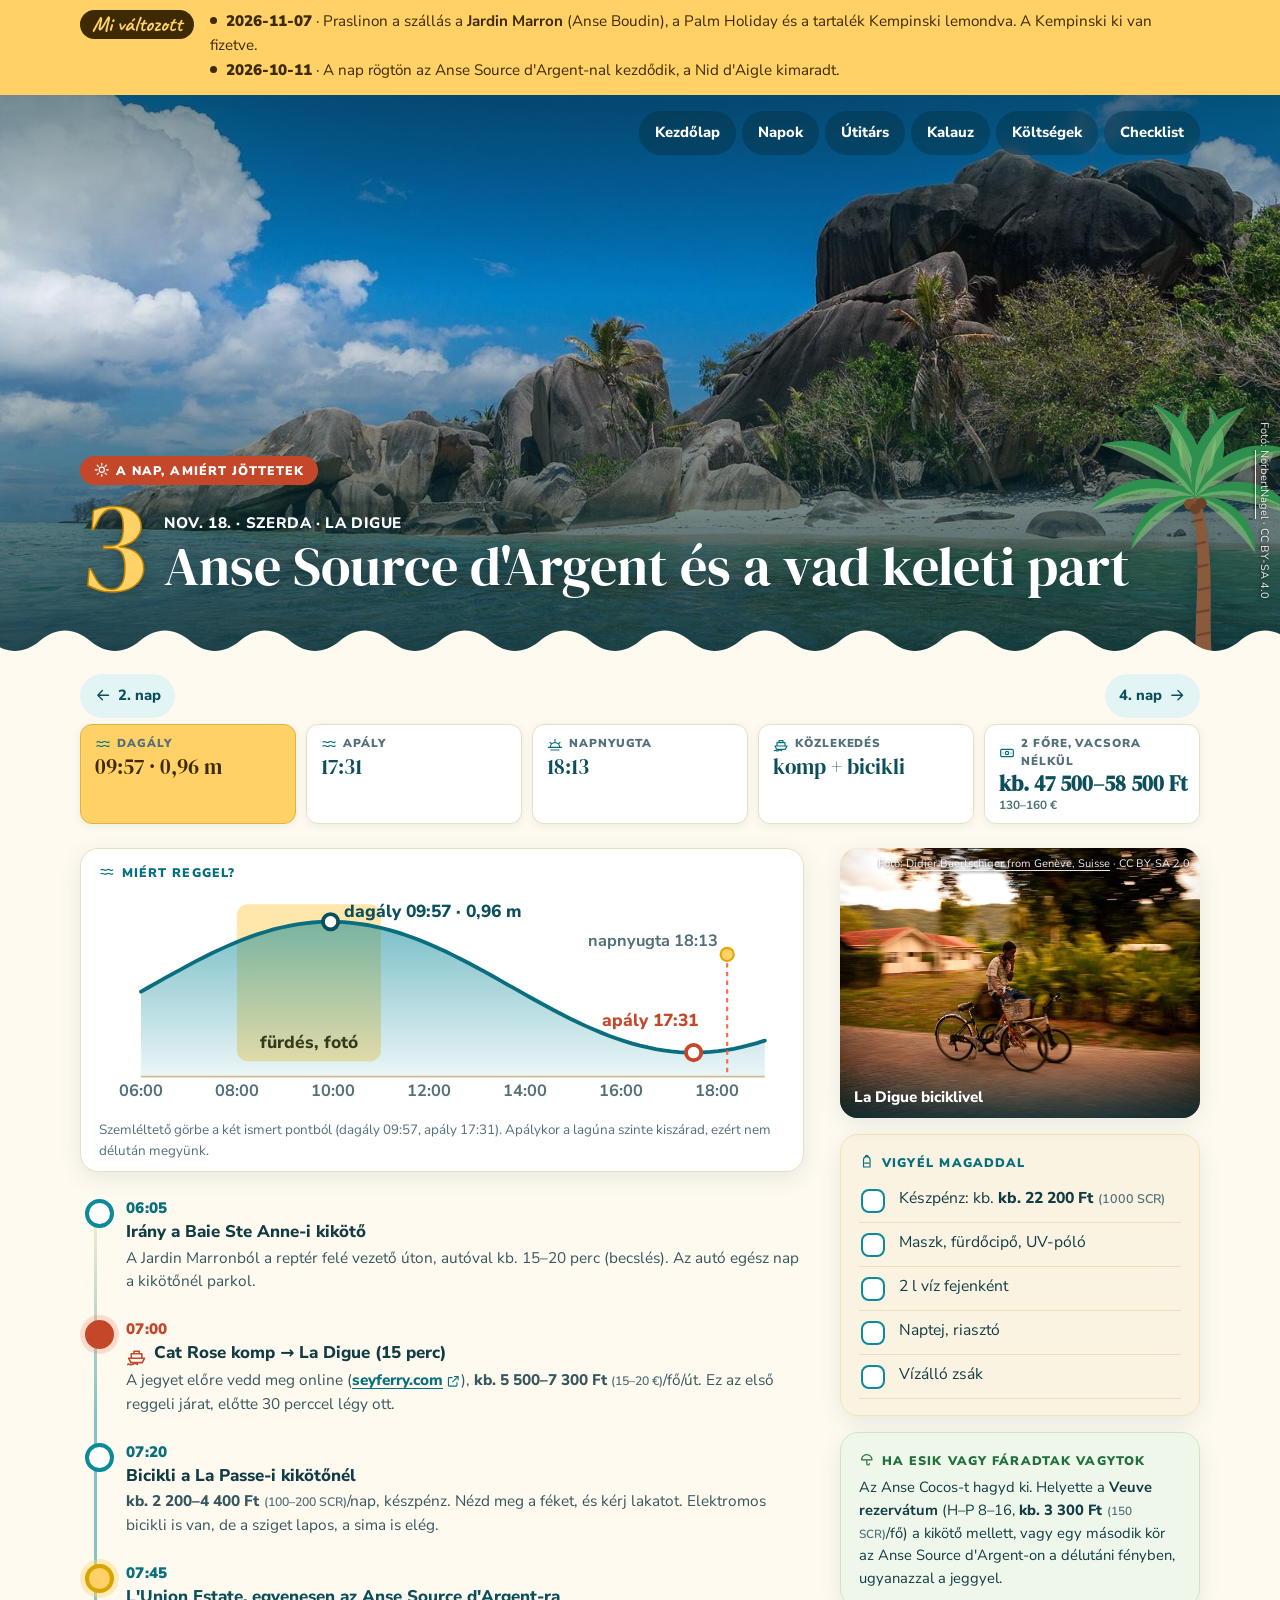
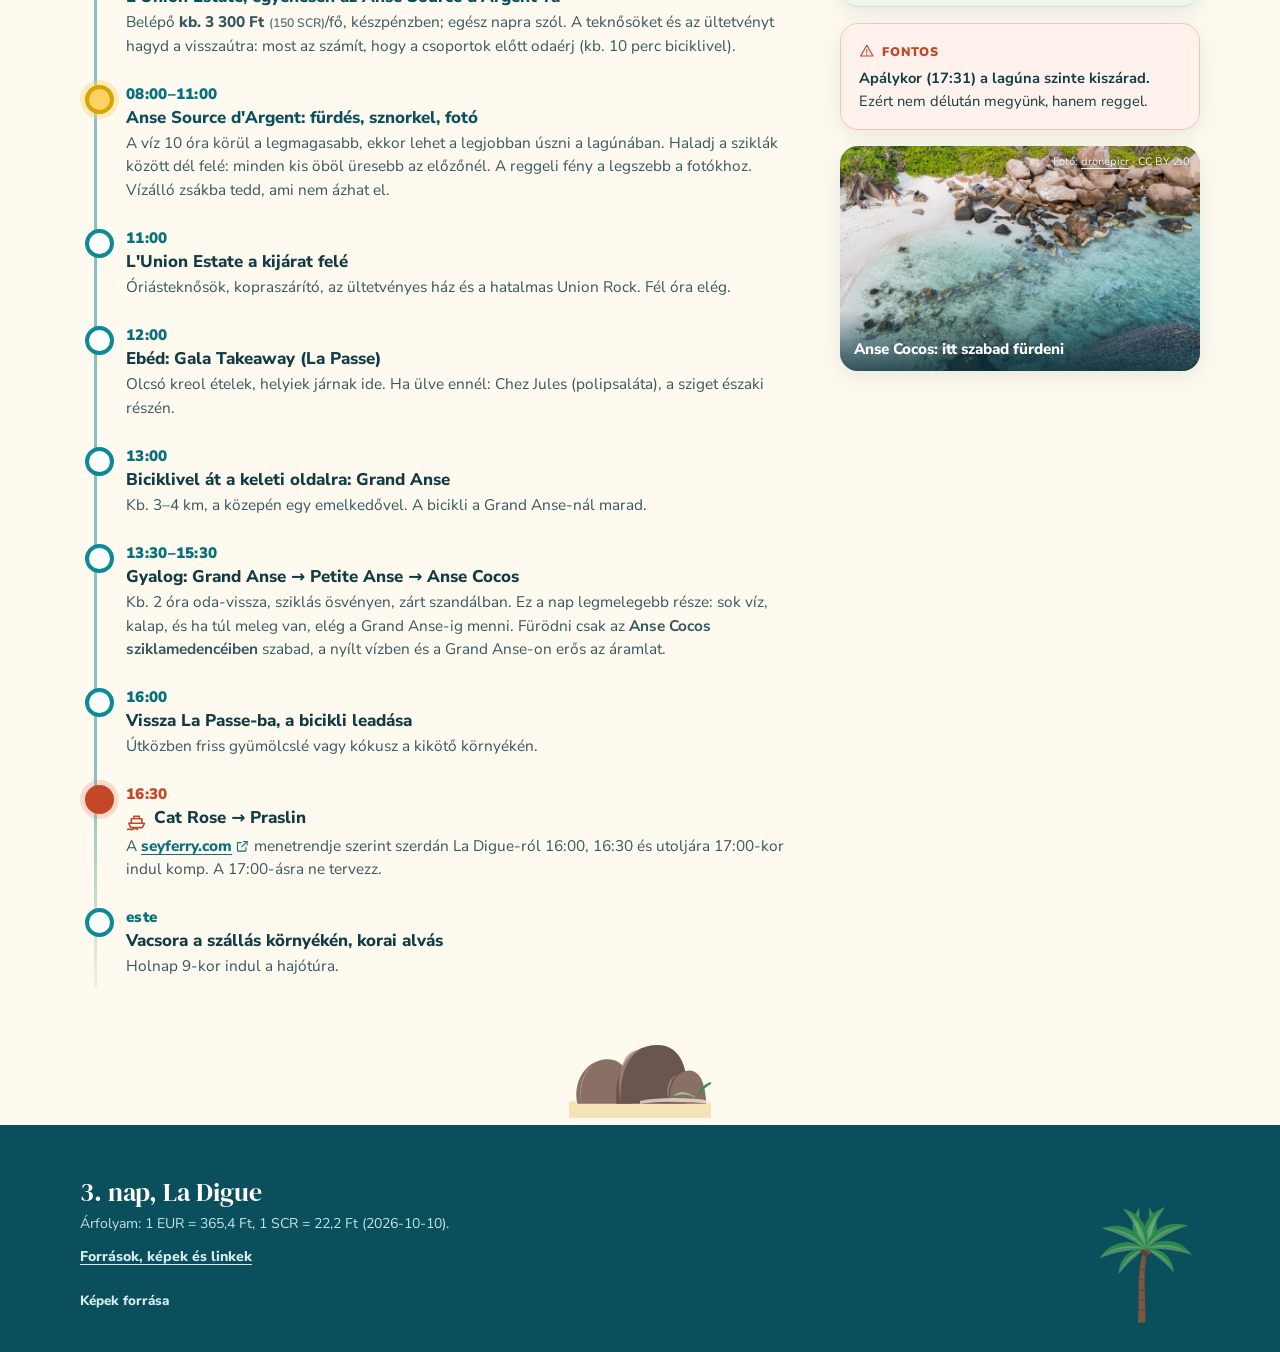
<file: nap-3.html>
<!doctype html>
<html lang="hu">
<head>
<meta charset="utf-8">
<meta name="viewport" content="width=device-width,initial-scale=1,viewport-fit=cover">
<meta name="theme-color" content="#0b4f5c">
<meta name="robots" content="noindex, nofollow">
<meta name="rate-eur" content="365.4"><meta name="rate-scr" content="22.2"><meta name="rate-date" content="open.er-api.com, 2026-10-10">
<title>3. nap, nov. 18. | La Digue, Anse Source d'Argent | Seychelle 2026</title>
<meta name="description" content="Nov. 18., szerda: komp La Digue-ra, bicikli, Anse Source d'Argent reggel, Anse Cocos délután.">
<link rel="preload" href="assets/fonts/DMSerifDisplay-Regular.woff" as="font" type="font/woff" crossorigin>
<link rel="stylesheet" href="assets/css/site.css">
<link rel="icon" href="assets/favicon.svg" type="image/svg+xml">
</head>
<body>
<div class="changed" role="status">
  <div class="wrap">
    <span class="tag">Mi változott</span>
    <ul><li><time datetime="2026-11-07">2026-11-07</time> · Praslinon a szállás a <b>Jardin Marron</b> (Anse Boudin), a Palm Holiday és a tartalék Kempinski lemondva. A Kempinski ki van fizetve.</li><li><time datetime="2026-10-11">2026-10-11</time> · A nap rögtön az Anse Source d'Argent-nal kezdődik, a Nid d'Aigle kimaradt.</li></ul>
  </div>
</div>


<header class="dayhero">
  <img class="bg" src="assets/img/asda2.jpg" alt="Az Anse Source d'Argent partja a gránitsziklákkal" width="1600" height="1024" fetchpriority="high">
  <img class="palm" src="assets/ill/palm.svg" alt="">
  <a class="back" href="index.html#napok"><svg class="ic" aria-hidden="true"><use href="assets/icons.svg#back"/></svg>A 10 nap</a>
  <nav class="topnav" aria-label="Fő menü"><a href="index.html">Kezdőlap</a><a href="index.html#napok">Napok</a><a href="utitars.html">Útitárs</a><a href="kalauz.html">Kalauz</a><a href="koltsegek.html">Költségek</a><a href="checklist.html">Checklist</a></nav>
  <div class="wrap">
    <span class="badge"><svg class="ic" aria-hidden="true"><use href="assets/icons.svg#sun"/></svg>A NAP, AMIÉRT JÖTTETEK</span>
    <div class="row">
      <div class="num">3</div>
      <div><div class="lbl">NOV. 18. · SZERDA · LA DIGUE</div><h1>Anse Source d'Argent és a vad keleti part</h1></div>
    </div>
  </div>
  <div class="credit">Fotó: <a href="https://commons.wikimedia.org/wiki/File:Anse_Source_d%27Argent_-_La_Digue_-_Seychelles_-_03.jpg" target="_blank" rel="noopener">NorbertNagel</a> · CC BY-SA 4.0</div>
</header>
<div class="wave" aria-hidden="true"></div>

<main class="wrap" style="padding-top:18px">
  <div class="daynav"><a href="nap-2.html"><svg class="ic" aria-hidden="true"><use href="assets/icons.svg#back"/></svg>2. nap</a><a href="nap-4.html">4. nap<svg class="ic" aria-hidden="true"><use href="assets/icons.svg#arrow"/></svg></a></div>

  <div class="facts" role="list">
    <div class="fact hl" role="listitem"><div class="k"><svg class="ic" aria-hidden="true"><use href="assets/icons.svg#tide"/></svg>dagály</div><div class="v">09:57 · 0,96 m</div></div>
    <div class="fact" role="listitem"><div class="k"><svg class="ic" aria-hidden="true"><use href="assets/icons.svg#tide"/></svg>apály</div><div class="v">17:31</div></div>
    <div class="fact" role="listitem"><div class="k"><svg class="ic" aria-hidden="true"><use href="assets/icons.svg#sunset"/></svg>napnyugta</div><div class="v">18:13</div></div>
    <div class="fact" role="listitem"><div class="k"><svg class="ic" aria-hidden="true"><use href="assets/icons.svg#ferry"/></svg>közlekedés</div><div class="v">komp + bicikli</div></div>
    <div class="fact" role="listitem"><div class="k"><svg class="ic" aria-hidden="true"><use href="assets/icons.svg#cash"/></svg>2 főre, vacsora nélkül</div><div class="v"><span class="ar"><span class="ar-ft">kb. 47 500–58 500 Ft</span><span class="ar-eredeti">130–160 €</span></span></div></div>
  </div>

  <div class="cols tl-side">
    <div>
      <figure class="card tide" style="margin:0 0 22px">
        <h4 style="padding:0 6px"><svg class="ic" aria-hidden="true"><use href="assets/icons.svg#tide"/></svg>Miért reggel?</h4>
        <svg viewBox="0 0 640 210" role="img" aria-label="Árapály görbe: dagály 09:57, apály 17:31, a fürdésre legjobb idő 08 és 11 óra között"><defs><linearGradient id="tg" x1="0" y1="0" x2="0" y2="1"><stop offset="0" stop-color="#0b8a99" stop-opacity=".55"/><stop offset="1" stop-color="#0b8a99" stop-opacity=".08"/></linearGradient></defs><rect x="132.0" y="14" width="132.0" height="144" rx="10" fill="#ffd166" opacity=".55"/><text class="tx" x="198.0" y="146" text-anchor="middle" style="fill:#3d2a00">fürdés, fotó</text><path d="M44.0 94.1 L51.1 90.1 L58.3 86.0 L65.4 82.0 L72.6 78.0 L79.8 74.1 L86.9 70.2 L94.1 66.4 L101.2 62.8 L108.4 59.2 L115.5 55.8 L122.6 52.6 L129.8 49.5 L137.0 46.6 L144.1 43.9 L151.2 41.4 L158.4 39.2 L165.5 37.1 L172.7 35.3 L179.9 33.8 L187.0 32.5 L194.1 31.5 L201.3 30.7 L208.5 30.2 L215.6 30.0 L222.8 30.1 L229.9 30.4 L237.0 31.0 L244.2 31.9 L251.4 33.0 L258.5 34.4 L265.6 36.0 L272.8 37.9 L280.0 40.0 L287.1 42.4 L294.2 44.9 L301.4 47.7 L308.5 50.7 L315.7 53.8 L322.9 57.1 L330.0 60.6 L337.1 64.2 L344.3 67.9 L351.5 71.7 L358.6 75.6 L365.8 79.5 L372.9 83.5 L380.0 87.6 L387.2 91.6 L394.4 95.7 L401.5 99.7 L408.6 103.6 L415.8 107.5 L423.0 111.4 L430.1 115.1 L437.2 118.7 L444.4 122.2 L451.5 125.5 L458.7 128.7 L465.9 131.7 L473.0 134.5 L480.1 137.1 L487.3 139.5 L494.5 141.7 L501.6 143.6 L508.8 145.3 L515.9 146.8 L523.0 147.9 L530.2 148.9 L537.3 149.5 L544.5 149.9 L551.7 150.0 L558.8 149.8 L566.0 149.4 L573.1 148.7 L580.2 147.7 L587.4 146.5 L594.5 145.0 L601.7 143.2 L608.8 141.3 L616.0 139.0 L616 172 L44 172 Z" fill="url(#tg)"/><path d="M44.0 94.1 L51.1 90.1 L58.3 86.0 L65.4 82.0 L72.6 78.0 L79.8 74.1 L86.9 70.2 L94.1 66.4 L101.2 62.8 L108.4 59.2 L115.5 55.8 L122.6 52.6 L129.8 49.5 L137.0 46.6 L144.1 43.9 L151.2 41.4 L158.4 39.2 L165.5 37.1 L172.7 35.3 L179.9 33.8 L187.0 32.5 L194.1 31.5 L201.3 30.7 L208.5 30.2 L215.6 30.0 L222.8 30.1 L229.9 30.4 L237.0 31.0 L244.2 31.9 L251.4 33.0 L258.5 34.4 L265.6 36.0 L272.8 37.9 L280.0 40.0 L287.1 42.4 L294.2 44.9 L301.4 47.7 L308.5 50.7 L315.7 53.8 L322.9 57.1 L330.0 60.6 L337.1 64.2 L344.3 67.9 L351.5 71.7 L358.6 75.6 L365.8 79.5 L372.9 83.5 L380.0 87.6 L387.2 91.6 L394.4 95.7 L401.5 99.7 L408.6 103.6 L415.8 107.5 L423.0 111.4 L430.1 115.1 L437.2 118.7 L444.4 122.2 L451.5 125.5 L458.7 128.7 L465.9 131.7 L473.0 134.5 L480.1 137.1 L487.3 139.5 L494.5 141.7 L501.6 143.6 L508.8 145.3 L515.9 146.8 L523.0 147.9 L530.2 148.9 L537.3 149.5 L544.5 149.9 L551.7 150.0 L558.8 149.8 L566.0 149.4 L573.1 148.7 L580.2 147.7 L587.4 146.5 L594.5 145.0 L601.7 143.2 L608.8 141.3 L616.0 139.0" fill="none" stroke="#0b6e7f" stroke-width="3.5" stroke-linecap="round"/><line x1="44" x2="616" y1="172" y2="172" stroke="#cdbd93" stroke-width="1.5"/><text class="ax" x="44.0" y="190" text-anchor="middle">06:00</text><text class="ax" x="132.0" y="190" text-anchor="middle">08:00</text><text class="ax" x="220.0" y="190" text-anchor="middle">10:00</text><text class="ax" x="308.0" y="190" text-anchor="middle">12:00</text><text class="ax" x="396.0" y="190" text-anchor="middle">14:00</text><text class="ax" x="484.0" y="190" text-anchor="middle">16:00</text><text class="ax" x="572.0" y="190" text-anchor="middle">18:00</text><circle cx="217.8" cy="30.0" r="7" fill="#fff" stroke="#0b4f5c" stroke-width="3.5"/><text class="tx" x="229.8" y="26.0">dagály 09:57 · 0,96 m</text><circle cx="550.7" cy="150.0" r="7" fill="#fff" stroke="#c4472a" stroke-width="3.5"/><text class="tx" x="554.7" y="126.0" text-anchor="end" style="fill:#c4472a">apály 17:31</text><line x1="581.5" x2="581.5" y1="60" y2="172" stroke="#ef6f4c" stroke-width="2" stroke-dasharray="4 4"/><circle cx="581.5" cy="60" r="6" fill="#ffd166" stroke="#e0a800" stroke-width="2"/><text class="ax" x="573.5" y="52" text-anchor="end">napnyugta 18:13</text></svg>
        <figcaption>Szemléltető görbe a két ismert pontból (dagály 09:57, apály 17:31). Apálykor a lagúna szinte kiszárad, ezért nem délután megyünk.</figcaption>
      </figure>

      <ol class="tl">
        <li><span class="t">06:05</span><span class="w">Irány a Baie Ste Anne-i kikötő</span><span class="d">A Jardin Marronból a reptér felé vezető úton, autóval kb. 15–20 perc (becslés). Az autó egész nap a kikötőnél parkol.</span></li>
        <li class="go"><span class="t">07:00</span><span class="w"><svg class="ic" aria-hidden="true"><use href="assets/icons.svg#ferry"/></svg><span>Cat Rose komp → La Digue (15 perc)</span></span><span class="d">A jegyet előre vedd meg online (<a class="lnk" href="https://www.seyferry.com" target="_blank" rel="noopener">seyferry.com<svg class="ic" aria-hidden="true"><use href="assets/icons.svg#ext"/></svg></a>), <span class="ar"><span class="ar-ft">kb. 5 500–7 300 Ft</span><span class="ar-eredeti">15–20 €</span></span>/fő/út. Ez az első reggeli járat, előtte 30 perccel légy ott.</span></li>
        <li><span class="t">07:20</span><span class="w">Bicikli a La Passe-i kikötőnél</span><span class="d"><span class="ar"><span class="ar-ft">kb. 2 200–4 400 Ft</span><span class="ar-eredeti">100–200 SCR</span></span>/nap, készpénz. Nézd meg a féket, és kérj lakatot. Elektromos bicikli is van, de a sziget lapos, a sima is elég.</span></li>
        <li class="hl"><span class="t">07:45</span><span class="w">L'Union Estate, egyenesen az Anse Source d'Argent-ra</span><span class="d">Belépő <span class="ar"><span class="ar-ft">kb. 3 300 Ft</span><span class="ar-eredeti">150 SCR</span></span>/fő, készpénzben; egész napra szól. A teknősöket és az ültetvényt hagyd a visszaútra: most az számít, hogy a csoportok előtt odaérj (kb. 10 perc biciklivel).</span></li>
        <li class="hl"><span class="t">08:00–11:00</span><span class="w">Anse Source d'Argent: fürdés, sznorkel, fotó</span><span class="d">A víz 10 óra körül a legmagasabb, ekkor lehet a legjobban úszni a lagúnában. Haladj a sziklák között dél felé: minden kis öböl üresebb az előzőnél. A reggeli fény a legszebb a fotókhoz. Vízálló zsákba tedd, ami nem ázhat el.</span></li>
        <li><span class="t">11:00</span><span class="w">L'Union Estate a kijárat felé</span><span class="d">Óriásteknősök, kopraszárító, az ültetvényes ház és a hatalmas Union Rock. Fél óra elég.</span></li>
        <li><span class="t">12:00</span><span class="w">Ebéd: Gala Takeaway (La Passe)</span><span class="d">Olcsó kreol ételek, helyiek járnak ide. Ha ülve ennél: Chez Jules (polipsaláta), a sziget északi részén.</span></li>
        <li><span class="t">13:00</span><span class="w">Biciklivel át a keleti oldalra: Grand Anse</span><span class="d">Kb. 3–4 km, a közepén egy emelkedővel. A bicikli a Grand Anse-nál marad.</span></li>
        <li><span class="t">13:30–15:30</span><span class="w">Gyalog: Grand Anse → Petite Anse → Anse Cocos</span><span class="d">Kb. 2 óra oda-vissza, sziklás ösvényen, zárt szandálban. Ez a nap legmelegebb része: sok víz, kalap, és ha túl meleg van, elég a Grand Anse-ig menni. Fürödni csak az <b>Anse Cocos sziklamedencéiben</b> szabad, a nyílt vízben és a Grand Anse-on erős az áramlat.</span></li>
        <li><span class="t">16:00</span><span class="w">Vissza La Passe-ba, a bicikli leadása</span><span class="d">Útközben friss gyümölcslé vagy kókusz a kikötő környékén.</span></li>
        <li class="go"><span class="t">16:30</span><span class="w"><svg class="ic" aria-hidden="true"><use href="assets/icons.svg#ferry"/></svg><span>Cat Rose → Praslin</span></span><span class="d">A <a class="lnk" href="https://www.seyferry.com" target="_blank" rel="noopener">seyferry.com<svg class="ic" aria-hidden="true"><use href="assets/icons.svg#ext"/></svg></a> menetrendje szerint szerdán La Digue-ról 16:00, 16:30 és utoljára 17:00-kor indul komp. A 17:00-ásra ne tervezz.</span></li>
        <li><span class="t">este</span><span class="w">Vacsora a szállás környékén, korai alvás</span><span class="d">Holnap 9-kor indul a hajótúra.</span></li>
      </ol>
    </div>

    <aside class="side">
      <div class="ph"><img src="assets/img/bike1.jpg" alt="Biciklis a La Digue-i úton" loading="lazy"><span class="cap">La Digue biciklivel</span><span class="credit">Fotó: <a href="https://commons.wikimedia.org/wiki/File:Seychelles_-_La_Digue_-_Cyclist_(4261418135).jpg" target="_blank" rel="noopener">Didier Baertschiger from Genève, Suisse</a> · CC BY-SA 2.0</span></div>

      <div class="card warm" id="pack">
        <h4><svg class="ic" aria-hidden="true"><use href="assets/icons.svg#bag"/></svg>Vigyél magaddal</h4>
        <ul class="pack">
          <li><label class="chk"><input type="checkbox" data-k="n3-cash"><span class="box"><svg class="ic" aria-hidden="true"><use href="assets/icons.svg#check"/></svg></span><span class="tx">Készpénz: kb. <span class="ar"><span class="ar-ft">kb. 22 200 Ft</span><span class="ar-eredeti">1000 SCR</span></span></span></label></li>
          <li><label class="chk"><input type="checkbox" data-k="n3-mask"><span class="box"><svg class="ic" aria-hidden="true"><use href="assets/icons.svg#check"/></svg></span><span class="tx">Maszk, fürdőcipő, UV-póló</span></label></li>
          <li><label class="chk"><input type="checkbox" data-k="n3-water"><span class="box"><svg class="ic" aria-hidden="true"><use href="assets/icons.svg#check"/></svg></span><span class="tx">2 l víz fejenként</span></label></li>
          <li><label class="chk"><input type="checkbox" data-k="n3-sun"><span class="box"><svg class="ic" aria-hidden="true"><use href="assets/icons.svg#check"/></svg></span><span class="tx">Naptej, riasztó</span></label></li>
          <li><label class="chk"><input type="checkbox" data-k="n3-bag"><span class="box"><svg class="ic" aria-hidden="true"><use href="assets/icons.svg#check"/></svg></span><span class="tx">Vízálló zsák</span></label></li>
        </ul>
      </div>

      <div class="card go">
        <h4><svg class="ic" aria-hidden="true"><use href="assets/icons.svg#rain"/></svg>Ha esik vagy fáradtak vagytok</h4>
        <p class="small">Az Anse Cocos-t hagyd ki. Helyette a <b>Veuve rezervátum</b> (H–P 8–16, <span class="ar"><span class="ar-ft">kb. 3 300 Ft</span><span class="ar-eredeti">150 SCR</span></span>/fő) a kikötő mellett, vagy egy második kör az Anse Source d'Argent-on a délutáni fényben, ugyanazzal a jeggyel.</p>
      </div>

      <div class="card crit">
        <h4><svg class="ic" aria-hidden="true"><use href="assets/icons.svg#alert"/></svg>Fontos</h4>
        <p class="small"><b>Apálykor (17:31) a lagúna szinte kiszárad.</b> Ezért nem délután megyünk, hanem reggel.</p>
      </div>

      <div class="ph" style="aspect-ratio:16/10"><img src="assets/img/cocos1.jpg" alt="Sziklamedencék az Anse Cocos-nál" loading="lazy"><span class="cap">Anse Cocos: itt szabad fürdeni</span><span class="credit">Fotó: <a href="https://commons.wikimedia.org/wiki/File:Pools_at_Petite_Anse_Cocos_La_Digue_Seychelles_(25731906568).jpg" target="_blank" rel="noopener">dronepicr</a> · CC BY 2.0</span></div>
    </aside>
  </div>

  <div style="display:flex;justify-content:center;margin:28px 0 8px"><img src="assets/ill/granite.svg" alt="" style="height:90px"></div>
</main>

<footer class="foot">
  <div class="wave deep" aria-hidden="true"></div>
  <div class="wrap">
    <img class="palm" src="assets/ill/palm.svg" alt="">
    <h3>3. nap, La Digue</h3>
    <p class="rates" data-rates>Árfolyam: 1 EUR = 365,4 Ft, 1 SCR = 22,2 Ft (2026-10-10).</p>
    <p class="small"><a class="lnk" href="forrasok.html" style="color:inherit">Források, képek és linkek</a></p>
    <details>
      <summary>Képek forrása</summary>
      <ul><li><a href="https://commons.wikimedia.org/wiki/File:Anse_Source_d%27Argent_-_La_Digue_-_Seychelles_-_03.jpg" target="_blank" rel="noopener">Anse Source d&#x27;Argent - La Digue - Seychelles - 03.jpg</a>, NorbertNagel, CC BY-SA 4.0</li>
        <li><a href="https://commons.wikimedia.org/wiki/File:Seychelles_-_La_Digue_-_Cyclist_(4261418135).jpg" target="_blank" rel="noopener">Seychelles - La Digue - Cyclist (4261418135).jpg</a>, Didier Baertschiger from Genève, Suisse, CC BY-SA 2.0</li>
        <li><a href="https://commons.wikimedia.org/wiki/File:Pools_at_Petite_Anse_Cocos_La_Digue_Seychelles_(25731906568).jpg" target="_blank" rel="noopener">Pools at Petite Anse Cocos La Digue Seychelles (25731906568).jpg</a>, dronepicr, CC BY 2.0</li></ul>
      <p>Az illusztrációk saját rajzok.</p>
    </details>
  </div>
</footer>

<nav class="tabs" aria-label="Alsó menü"><a href="index.html"><svg class="ic" aria-hidden="true"><use href="assets/icons.svg#map"/></svg>Kezdőlap</a><a href="index.html#napok" aria-current="page"><svg class="ic" aria-hidden="true"><use href="assets/icons.svg#calendar"/></svg>Napok</a><a href="utitars.html"><svg class="ic" aria-hidden="true"><use href="assets/icons.svg#bag"/></svg>Útitárs</a><a href="checklist.html"><svg class="ic" aria-hidden="true"><use href="assets/icons.svg#list"/></svg>Checklist</a></nav>
<script src="assets/js/site.js" defer></script>
</body>
</html>
</file>
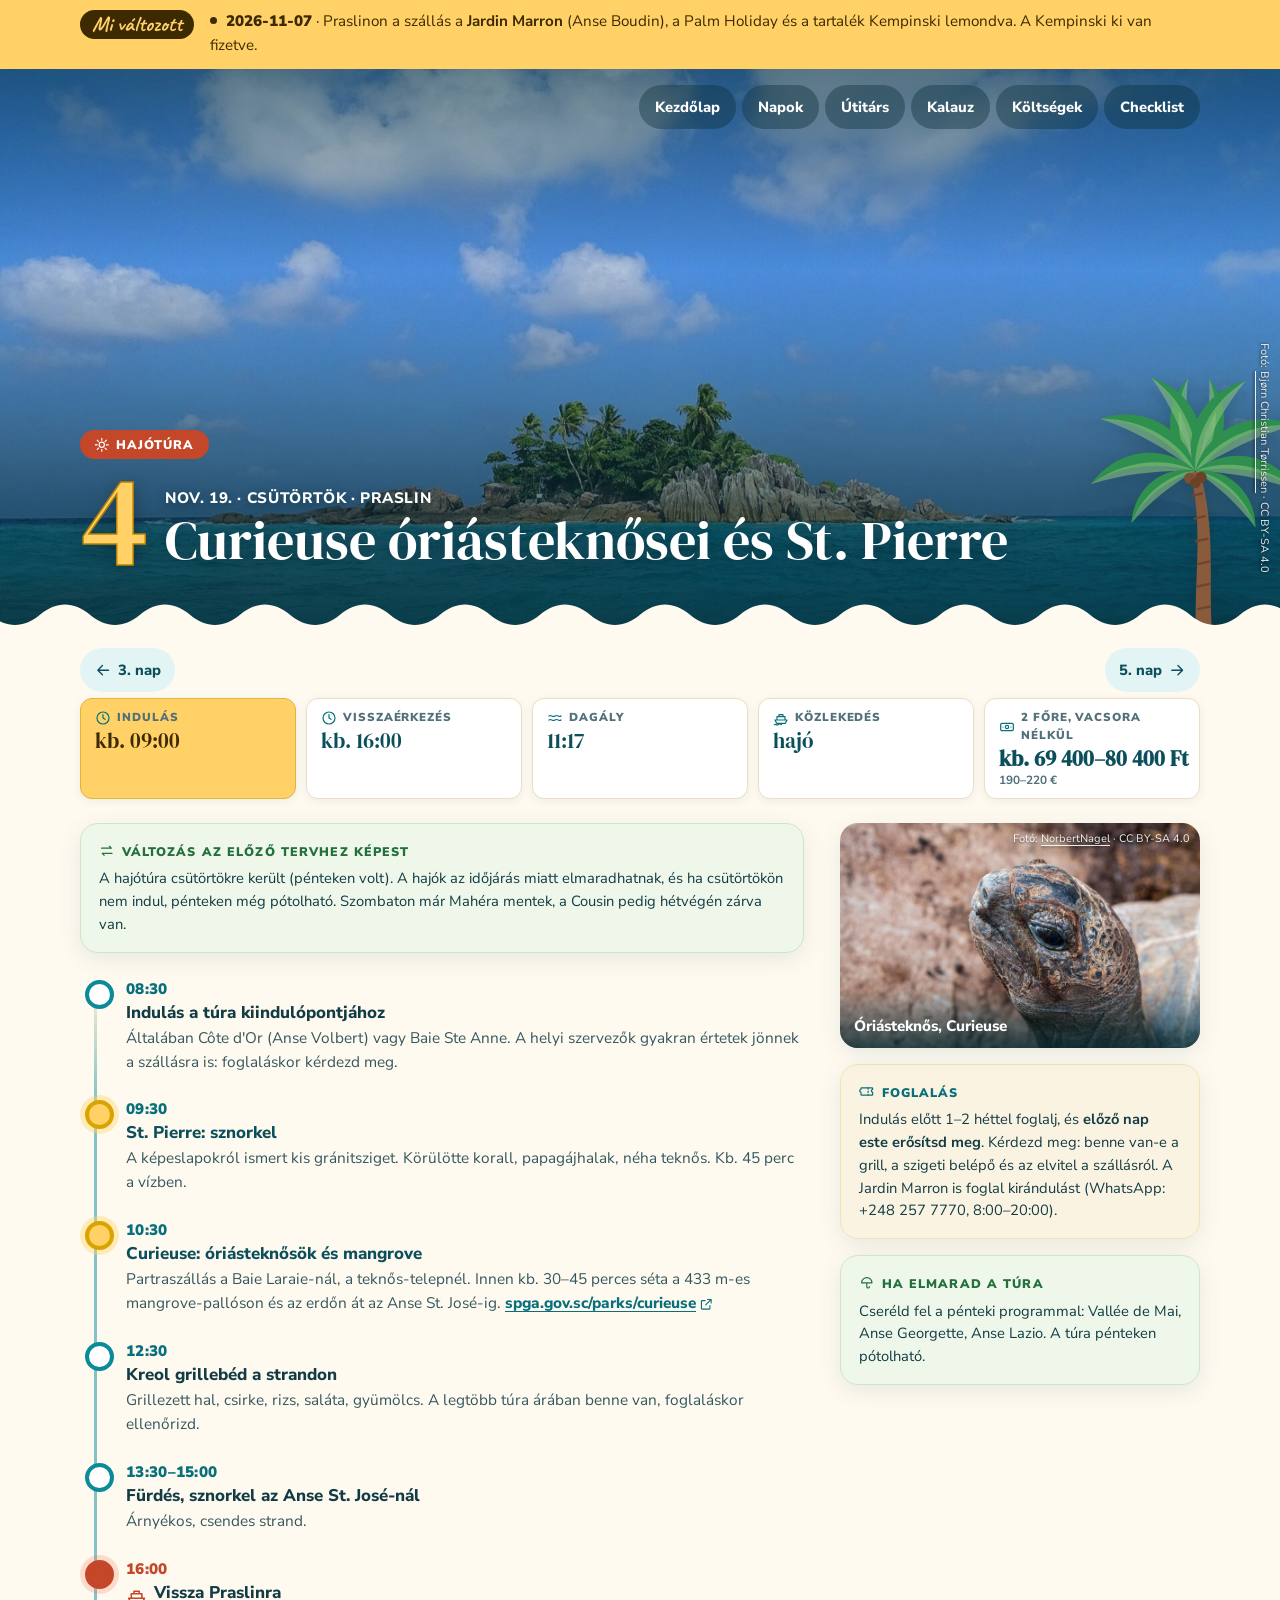
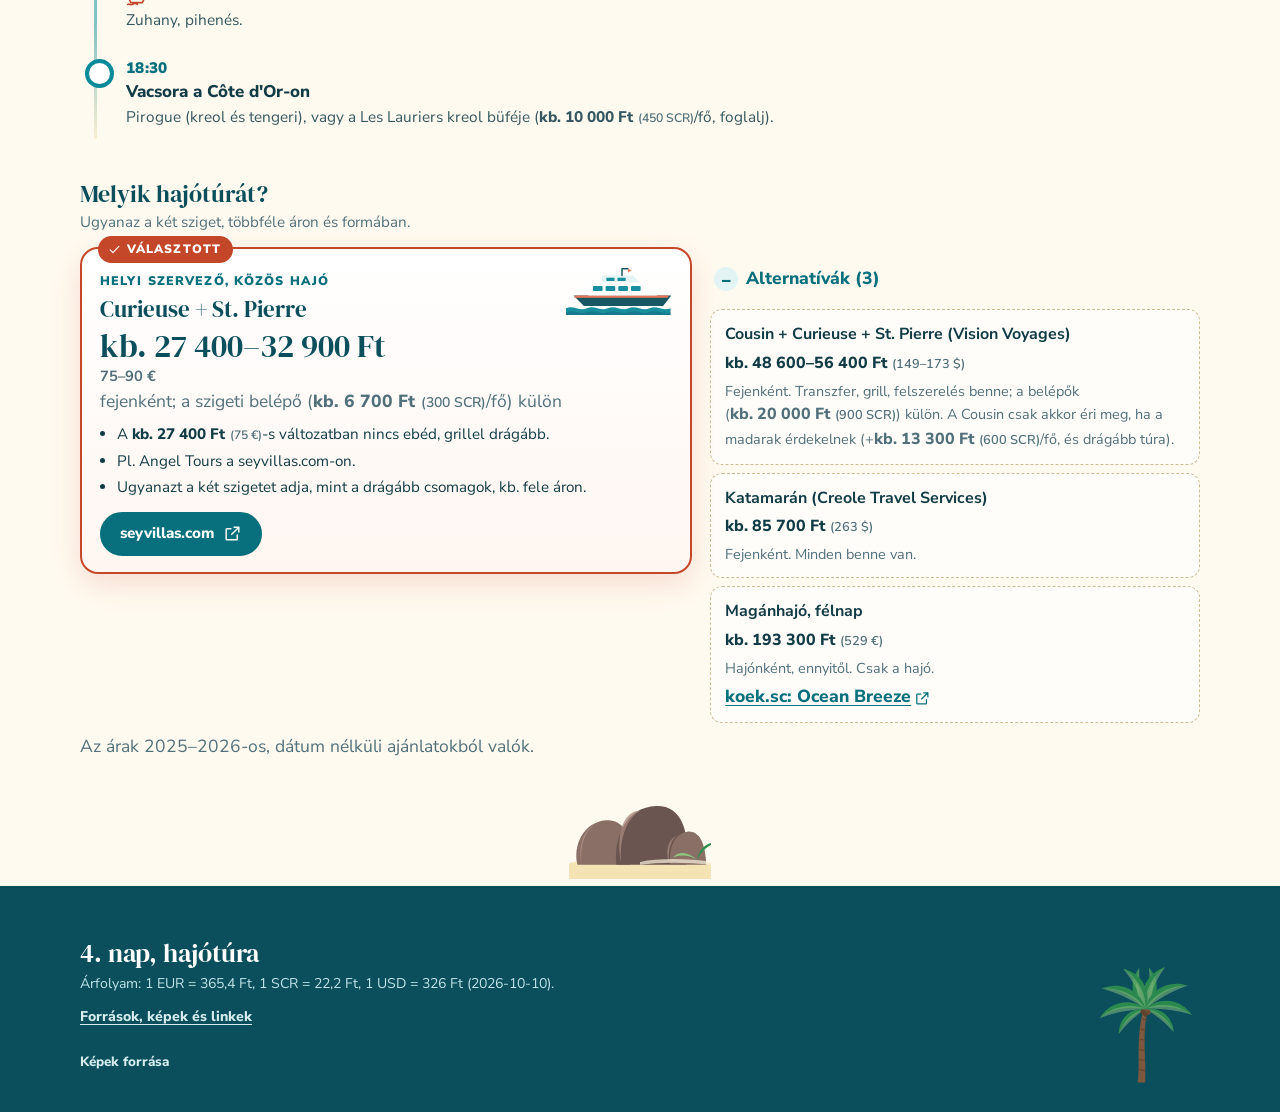
<file: nap-4.html>
<!doctype html>
<html lang="hu">
<head>
<meta charset="utf-8">
<meta name="viewport" content="width=device-width,initial-scale=1,viewport-fit=cover">
<meta name="theme-color" content="#0b4f5c">
<meta name="robots" content="noindex, nofollow">
<meta name="rate-eur" content="365.4"><meta name="rate-scr" content="22.2"><meta name="rate-date" content="open.er-api.com, 2026-10-10">
<title>4. nap, nov. 19. | Hajótúra: Curieuse és St. Pierre | Seychelle 2026</title>
<meta name="description" content="Nov. 19., csütörtök: hajótúra Curieuse óriásteknőseihez és St. Pierre sznorkelhez Praslinról.">
<link rel="preload" href="assets/fonts/DMSerifDisplay-Regular.woff" as="font" type="font/woff" crossorigin>
<link rel="stylesheet" href="assets/css/site.css">
<link rel="icon" href="assets/favicon.svg" type="image/svg+xml">
</head>
<body>
<div class="changed" role="status">
  <div class="wrap">
    <span class="tag">Mi változott</span>
    <ul><li><time datetime="2026-11-07">2026-11-07</time> · Praslinon a szállás a <b>Jardin Marron</b> (Anse Boudin), a Palm Holiday és a tartalék Kempinski lemondva. A Kempinski ki van fizetve.</li></ul>
  </div>
</div>

<header class="dayhero">
  <img class="bg" src="assets/img/stpierre1.jpg" alt="St. Pierre gránitsziget a türkiz tengerben" width="1600" height="1200" fetchpriority="high">
  <img class="palm" src="assets/ill/palm.svg" alt="">
  <a class="back" href="index.html#napok"><svg class="ic" aria-hidden="true"><use href="assets/icons.svg#back"/></svg>A 10 nap</a>
  <nav class="topnav" aria-label="Fő menü"><a href="index.html">Kezdőlap</a><a href="index.html#napok">Napok</a><a href="utitars.html">Útitárs</a><a href="kalauz.html">Kalauz</a><a href="koltsegek.html">Költségek</a><a href="checklist.html">Checklist</a></nav>
  <div class="wrap">
    <span class="badge"><svg class="ic" aria-hidden="true"><use href="assets/icons.svg#sun"/></svg>HAJÓTÚRA</span>
    <div class="row">
      <div class="num">4</div>
      <div><div class="lbl">NOV. 19. · CSÜTÖRTÖK · PRASLIN</div><h1>Curieuse óriásteknősei és St. Pierre</h1></div>
    </div>
  </div>
  <div class="credit">Fotó: <a href="https://commons.wikimedia.org/wiki/File:Islet_Saint_Pierre_near_Praslin_Seychelles.JPG" target="_blank" rel="noopener">Bjørn Christian Tørrissen</a> · CC BY-SA 4.0</div>
</header>
<div class="wave" aria-hidden="true"></div>

<main class="wrap" style="padding-top:18px">
  <div class="daynav"><a href="nap-3.html"><svg class="ic" aria-hidden="true"><use href="assets/icons.svg#back"/></svg>3. nap</a><a href="nap-5.html">5. nap<svg class="ic" aria-hidden="true"><use href="assets/icons.svg#arrow"/></svg></a></div>

  <div class="facts" role="list">
    <div class="fact hl" role="listitem"><div class="k"><svg class="ic" aria-hidden="true"><use href="assets/icons.svg#clock"/></svg>indulás</div><div class="v">kb. 09:00</div></div>
    <div class="fact" role="listitem"><div class="k"><svg class="ic" aria-hidden="true"><use href="assets/icons.svg#clock"/></svg>visszaérkezés</div><div class="v">kb. 16:00</div></div>
    <div class="fact" role="listitem"><div class="k"><svg class="ic" aria-hidden="true"><use href="assets/icons.svg#tide"/></svg>dagály</div><div class="v">11:17</div></div>
    <div class="fact" role="listitem"><div class="k"><svg class="ic" aria-hidden="true"><use href="assets/icons.svg#ferry"/></svg>közlekedés</div><div class="v">hajó</div></div>
    <div class="fact" role="listitem"><div class="k"><svg class="ic" aria-hidden="true"><use href="assets/icons.svg#cash"/></svg>2 főre, vacsora nélkül</div><div class="v"><span class="ar"><span class="ar-ft">kb. 69 400–80 400 Ft</span><span class="ar-eredeti">190–220 €</span></span></div></div>
  </div>

  <div class="cols tl-side">
    <div>
      <div class="card go" style="margin-bottom:22px">
        <h4><svg class="ic" aria-hidden="true"><use href="assets/icons.svg#swap"/></svg>Változás az előző tervhez képest</h4>
        <p class="small">A hajótúra csütörtökre került (pénteken volt). A hajók az időjárás miatt elmaradhatnak, és ha csütörtökön nem indul, pénteken még pótolható. Szombaton már Mahéra mentek, a Cousin pedig hétvégén zárva van.</p>
      </div>
      <ol class="tl">
        <li><span class="t">08:30</span><span class="w">Indulás a túra kiindulópontjához</span><span class="d">Általában Côte d'Or (Anse Volbert) vagy Baie Ste Anne. A helyi szervezők gyakran értetek jönnek a szállásra is: foglaláskor kérdezd meg.</span></li>
        <li class="hl"><span class="t">09:30</span><span class="w">St. Pierre: sznorkel</span><span class="d">A képeslapokról ismert kis gránitsziget. Körülötte korall, papagájhalak, néha teknős. Kb. 45 perc a vízben.</span></li>
        <li class="hl"><span class="t">10:30</span><span class="w">Curieuse: óriásteknősök és mangrove</span><span class="d">Partraszállás a Baie Laraie-nál, a teknős-telepnél. Innen kb. 30–45 perces séta a 433 m-es mangrove-pallóson és az erdőn át az Anse St. José-ig. <a class="lnk" href="https://spga.gov.sc/parks/curieuse" target="_blank" rel="noopener">spga.gov.sc/parks/curieuse<svg class="ic" aria-hidden="true"><use href="assets/icons.svg#ext"/></svg></a></span></li>
        <li><span class="t">12:30</span><span class="w">Kreol grillebéd a strandon</span><span class="d">Grillezett hal, csirke, rizs, saláta, gyümölcs. A legtöbb túra árában benne van, foglaláskor ellenőrizd.</span></li>
        <li><span class="t">13:30–15:00</span><span class="w">Fürdés, sznorkel az Anse St. José-nál</span><span class="d">Árnyékos, csendes strand.</span></li>
        <li class="go"><span class="t">16:00</span><span class="w"><svg class="ic" aria-hidden="true"><use href="assets/icons.svg#ferry"/></svg><span>Vissza Praslinra</span></span><span class="d">Zuhany, pihenés.</span></li>
        <li><span class="t">18:30</span><span class="w">Vacsora a Côte d'Or-on</span><span class="d">Pirogue (kreol és tengeri), vagy a Les Lauriers kreol büféje (<span class="ar"><span class="ar-ft">kb. 10 000 Ft</span><span class="ar-eredeti">450 SCR</span></span>/fő, foglalj).</span></li>
      </ol>
    </div>

    <aside class="side">
      <div class="ph" style="aspect-ratio:16/10"><img src="assets/img/tort1.jpg" alt="Óriásteknős Curieuse szigetén" loading="lazy"><span class="cap">Óriásteknős, Curieuse</span><span class="credit">Fotó: <a href="https://commons.wikimedia.org/wiki/File:Aldabra_giant_tortoise_(Aldabrachelys_gigantea)_in_Curieuse_Island_-_03.jpg" target="_blank" rel="noopener">NorbertNagel</a> · CC BY-SA 4.0</span></div>
      <div class="card warm">
        <h4><svg class="ic" aria-hidden="true"><use href="assets/icons.svg#ticket"/></svg>Foglalás</h4>
        <p class="small">Indulás előtt 1–2 héttel foglalj, és <b>előző nap este erősítsd meg</b>. Kérdezd meg: benne van-e a grill, a szigeti belépő és az elvitel a szállásról. A Jardin Marron is foglal kirándulást (WhatsApp: +248 257 7770, 8:00–20:00).</p>
      </div>
      <div class="card go">
        <h4><svg class="ic" aria-hidden="true"><use href="assets/icons.svg#rain"/></svg>Ha elmarad a túra</h4>
        <p class="small">Cseréld fel a pénteki programmal: Vallée de Mai, Anse Georgette, Anse Lazio. A túra pénteken pótolható.</p>
      </div>
    </aside>
  </div>

  <section class="optgroup" aria-labelledby="g1" style="margin-top:30px">
    <h3 id="g1">Melyik hajótúrát?</h3>
    <p class="q">Ugyanaz a két sziget, többféle áron és formában.</p>
    <div class="grid2">
      <article class="opt sel">
        <span class="flag"><svg class="ic" aria-hidden="true"><use href="assets/icons.svg#check"/></svg>Választott</span>
        <img class="illo" src="assets/ill/ferry.svg" alt="">
        <h4>Helyi szervező, közös hajó</h4>
        <h3>Curieuse + St. Pierre</h3>
        <div class="big"><span class="ar"><span class="ar-ft">kb. 27 400–32 900 Ft</span><span class="ar-eredeti">75–90 €</span></span></div>
        <p class="small" style="margin:2px 0 0;color:var(--muted)">fejenként; a szigeti belépő (<span class="ar"><span class="ar-ft">kb. 6 700 Ft</span><span class="ar-eredeti">300 SCR</span></span>/fő) külön</p>
        <ul>
          <li>A <span class="ar"><span class="ar-ft">kb. 27 400 Ft</span><span class="ar-eredeti">75 €</span></span>-s változatban nincs ebéd, grillel drágább.</li>
          <li>Pl. Angel Tours a seyvillas.com-on.</li>
          <li>Ugyanazt a két szigetet adja, mint a drágább csomagok, kb. fele áron.</li>
        </ul>
        <a class="btn" href="https://www.seyvillas.com" target="_blank" rel="noopener">seyvillas.com<svg class="ic" aria-hidden="true"><use href="assets/icons.svg#ext"/></svg></a>
      </article>
      <details class="alts" open>
        <summary>Alternatívák (3)</summary>
        <div class="alt">
          <b>Cousin + Curieuse + St. Pierre (Vision Voyages)</b>
          <span class="ar"><span class="ar-ft">kb. 48 600–56 400 Ft</span><span class="ar-eredeti">149–173 $</span></span>
          <p>Fejenként. Transzfer, grill, felszerelés benne; a belépők (<span class="ar"><span class="ar-ft">kb. 20 000 Ft</span><span class="ar-eredeti">900 SCR</span></span>) külön. A Cousin csak akkor éri meg, ha a madarak érdekelnek (+<span class="ar"><span class="ar-ft">kb. 13 300 Ft</span><span class="ar-eredeti">600 SCR</span></span>/fő, és drágább túra).</p>
        </div>
        <div class="alt">
          <b>Katamarán (Creole Travel Services)</b>
          <span class="ar"><span class="ar-ft">kb. 85 700 Ft</span><span class="ar-eredeti">263 $</span></span>
          <p>Fejenként. Minden benne van.</p>
        </div>
        <div class="alt">
          <b>Magánhajó, félnap</b>
          <span class="ar"><span class="ar-ft">kb. 193 300 Ft</span><span class="ar-eredeti">529 €</span></span>
          <p>Hajónként, ennyitől. Csak a hajó.</p>
          <a class="lnk" href="https://koek.sc/tour/half-day-private-boat-trip-onboard-ocean-breeze-to-st-pierre-and-curieuse-bL4fn" target="_blank" rel="noopener">koek.sc: Ocean Breeze<svg class="ic" aria-hidden="true"><use href="assets/icons.svg#ext"/></svg></a>
        </div>
      </details>
    </div>
    <p class="small" style="margin-top:10px;color:var(--muted)">Az árak 2025–2026-os, dátum nélküli ajánlatokból valók.</p>
  </section>

  <div style="display:flex;justify-content:center;margin:28px 0 8px"><img src="assets/ill/granite.svg" alt="" style="height:90px"></div>
</main>

<footer class="foot">
  <div class="wave deep" aria-hidden="true"></div>
  <div class="wrap">
    <img class="palm" src="assets/ill/palm.svg" alt="">
    <h3>4. nap, hajótúra</h3>
    <p class="rates" data-rates>Árfolyam: 1 EUR = 365,4 Ft, 1 SCR = 22,2 Ft, 1 USD = 326 Ft (2026-10-10).</p>
    <p class="small"><a class="lnk" href="forrasok.html" style="color:inherit">Források, képek és linkek</a></p>
    <details>
      <summary>Képek forrása</summary>
      <ul><li><a href="https://commons.wikimedia.org/wiki/File:Islet_Saint_Pierre_near_Praslin_Seychelles.JPG" target="_blank" rel="noopener">Islet Saint Pierre near Praslin Seychelles.JPG</a>, Bjørn Christian Tørrissen, CC BY-SA 4.0</li>
        <li><a href="https://commons.wikimedia.org/wiki/File:Aldabra_giant_tortoise_(Aldabrachelys_gigantea)_in_Curieuse_Island_-_03.jpg" target="_blank" rel="noopener">Aldabra giant tortoise (Aldabrachelys gigantea) in Curieuse Island - 03.jpg</a>, NorbertNagel, CC BY-SA 4.0</li></ul>
      <p>Az illusztrációk saját rajzok.</p>
    </details>
  </div>
</footer>

<nav class="tabs" aria-label="Alsó menü"><a href="index.html"><svg class="ic" aria-hidden="true"><use href="assets/icons.svg#map"/></svg>Kezdőlap</a><a href="index.html#napok" aria-current="page"><svg class="ic" aria-hidden="true"><use href="assets/icons.svg#calendar"/></svg>Napok</a><a href="utitars.html"><svg class="ic" aria-hidden="true"><use href="assets/icons.svg#bag"/></svg>Útitárs</a><a href="checklist.html"><svg class="ic" aria-hidden="true"><use href="assets/icons.svg#list"/></svg>Checklist</a></nav>
<script src="assets/js/site.js" defer></script>
</body>
</html>
</file>
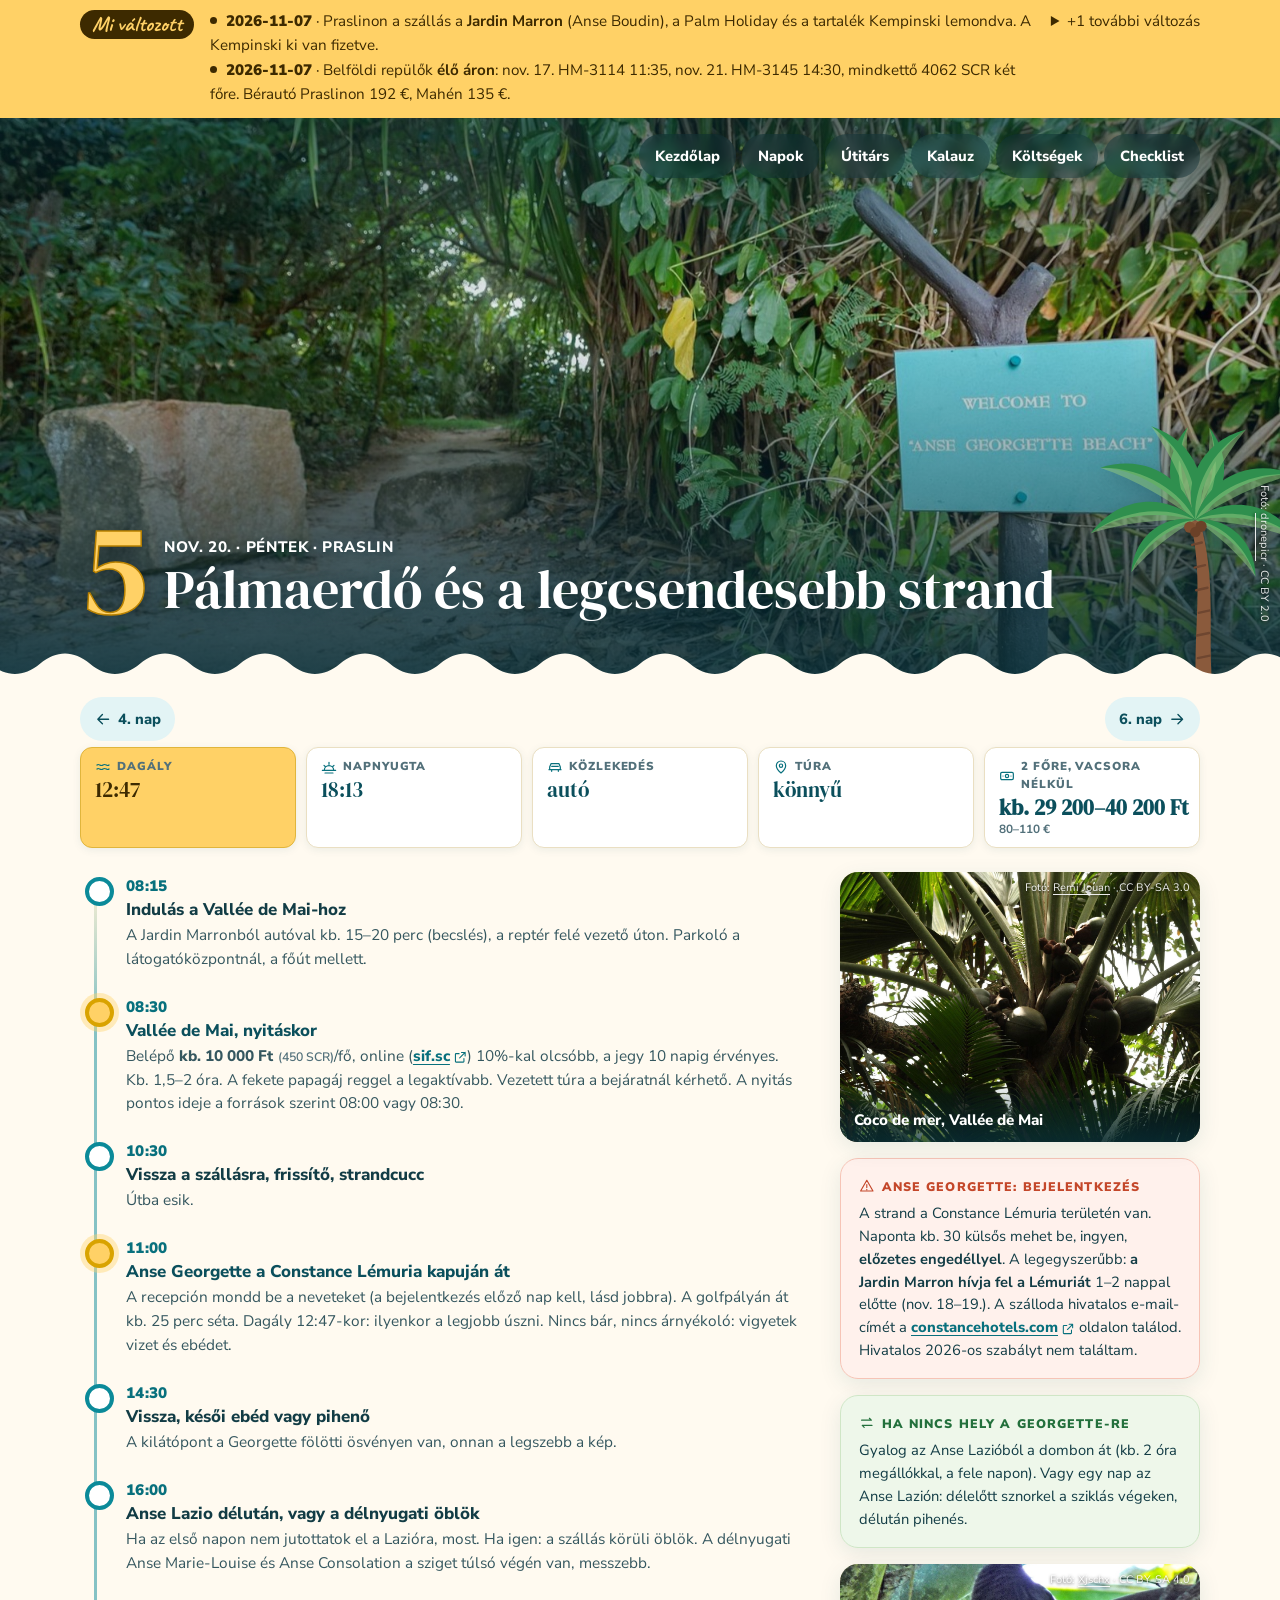
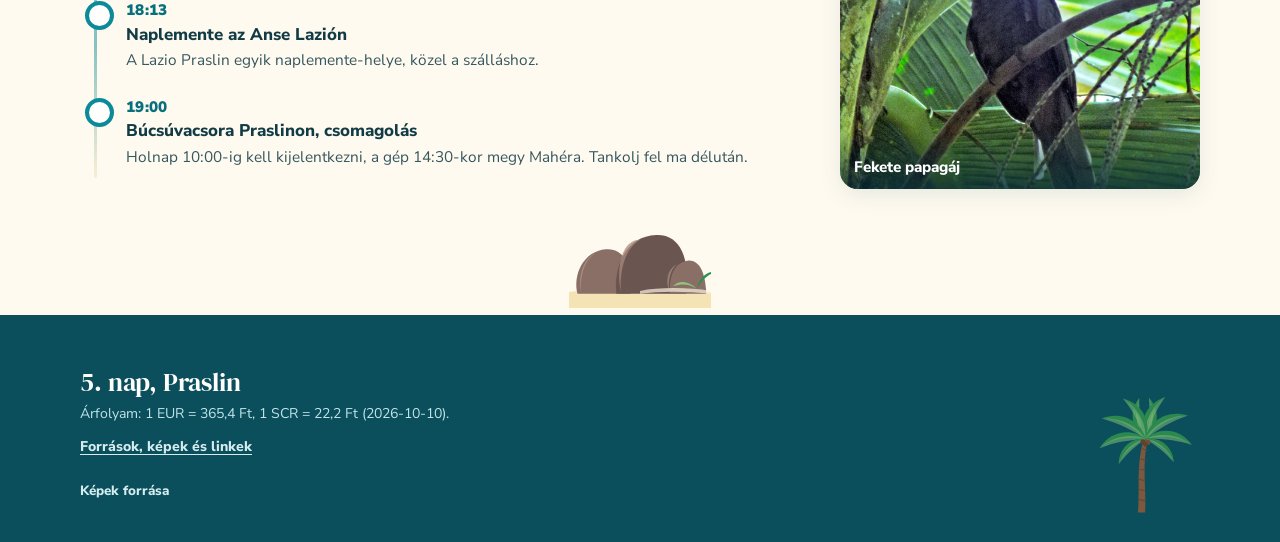
<file: nap-5.html>
<!doctype html>
<html lang="hu">
<head>
<meta charset="utf-8">
<meta name="viewport" content="width=device-width,initial-scale=1,viewport-fit=cover">
<meta name="theme-color" content="#0b4f5c">
<meta name="robots" content="noindex, nofollow">
<meta name="rate-eur" content="365.4"><meta name="rate-scr" content="22.2"><meta name="rate-date" content="open.er-api.com, 2026-10-10">
<title>5. nap, nov. 20. | Vallée de Mai és Anse Georgette | Seychelle 2026</title>
<meta name="description" content="Nov. 20., péntek: Vallée de Mai nyitáskor, Anse Georgette délben, naplemente az Anse Lazión.">
<link rel="preload" href="assets/fonts/DMSerifDisplay-Regular.woff" as="font" type="font/woff" crossorigin>
<link rel="stylesheet" href="assets/css/site.css">
<link rel="icon" href="assets/favicon.svg" type="image/svg+xml">
</head>
<body>
<div class="changed" role="status">
  <div class="wrap">
    <span class="tag">Mi változott</span>
    <ul><li><time datetime="2026-11-07">2026-11-07</time> · Praslinon a szállás a <b>Jardin Marron</b> (Anse Boudin), a Palm Holiday és a tartalék Kempinski lemondva. A Kempinski ki van fizetve.</li><li><time datetime="2026-11-07">2026-11-07</time> · Belföldi repülők <b>élő áron</b>: nov. 17. HM-3114 11:35, nov. 21. HM-3145 14:30, mindkettő 4062 SCR két főre. Bérautó Praslinon 192 €, Mahén 135 €.</li></ul>
    <details><summary>+1 további változás</summary><ul><li><time datetime="2026-10-12">2026-10-12</time> · Nov. 21.: Mahéra <b>repülővel</b> (09:10) a reggeli komp helyett, így elég 7-kor kelni. Az autókat a reptereken adjátok le és veszitek át.</li></ul></details>
  </div>
</div>

<header class="dayhero">
  <img class="bg" src="assets/img/georg1.jpg" alt="Az Anse Georgette hosszú, néptelen strandja Praslinon" width="1600" height="1066" fetchpriority="high">
  <img class="palm" src="assets/ill/palm.svg" alt="">
  <a class="back" href="index.html#napok"><svg class="ic" aria-hidden="true"><use href="assets/icons.svg#back"/></svg>A 10 nap</a>
  <nav class="topnav" aria-label="Fő menü"><a href="index.html">Kezdőlap</a><a href="index.html#napok">Napok</a><a href="utitars.html">Útitárs</a><a href="kalauz.html">Kalauz</a><a href="koltsegek.html">Költségek</a><a href="checklist.html">Checklist</a></nav>
  <div class="wrap">
    <div class="row">
      <div class="num">5</div>
      <div><div class="lbl">NOV. 20. · PÉNTEK · PRASLIN</div><h1>Pálmaerdő és a legcsendesebb strand</h1></div>
    </div>
  </div>
  <div class="credit">Fotó: <a href="https://commons.wikimedia.org/wiki/File:Anse_Georgette,_Praslin_Seychellen_(27839777089).jpg" target="_blank" rel="noopener">dronepicr</a> · CC BY 2.0</div>
</header>
<div class="wave" aria-hidden="true"></div>

<main class="wrap" style="padding-top:18px">
  <div class="daynav"><a href="nap-4.html"><svg class="ic" aria-hidden="true"><use href="assets/icons.svg#back"/></svg>4. nap</a><a href="nap-6.html">6. nap<svg class="ic" aria-hidden="true"><use href="assets/icons.svg#arrow"/></svg></a></div>
  <div class="facts" role="list">
    <div class="fact hl" role="listitem"><div class="k"><svg class="ic" aria-hidden="true"><use href="assets/icons.svg#tide"/></svg>dagály</div><div class="v">12:47</div></div>
    <div class="fact" role="listitem"><div class="k"><svg class="ic" aria-hidden="true"><use href="assets/icons.svg#sunset"/></svg>napnyugta</div><div class="v">18:13</div></div>
    <div class="fact" role="listitem"><div class="k"><svg class="ic" aria-hidden="true"><use href="assets/icons.svg#car"/></svg>közlekedés</div><div class="v">autó</div></div>
    <div class="fact" role="listitem"><div class="k"><svg class="ic" aria-hidden="true"><use href="assets/icons.svg#pin"/></svg>túra</div><div class="v">könnyű</div></div>
    <div class="fact" role="listitem"><div class="k"><svg class="ic" aria-hidden="true"><use href="assets/icons.svg#cash"/></svg>2 főre, vacsora nélkül</div><div class="v"><span class="ar"><span class="ar-ft">kb. 29 200–40 200 Ft</span><span class="ar-eredeti">80–110 €</span></span></div></div>
  </div>

  <div class="cols tl-side">
    <div>
      <ol class="tl">
        <li><span class="t">08:15</span><span class="w">Indulás a Vallée de Mai-hoz</span><span class="d">A Jardin Marronból autóval kb. 15–20 perc (becslés), a reptér felé vezető úton. Parkoló a látogatóközpontnál, a főút mellett.</span></li>
        <li class="hl"><span class="t">08:30</span><span class="w">Vallée de Mai, nyitáskor</span><span class="d">Belépő <span class="ar"><span class="ar-ft">kb. 10 000 Ft</span><span class="ar-eredeti">450 SCR</span></span>/fő, online (<a class="lnk" href="https://sif.sc" target="_blank" rel="noopener">sif.sc<svg class="ic" aria-hidden="true"><use href="assets/icons.svg#ext"/></svg></a>) 10%-kal olcsóbb, a jegy 10 napig érvényes. Kb. 1,5–2 óra. A fekete papagáj reggel a legaktívabb. Vezetett túra a bejáratnál kérhető. A nyitás pontos ideje a források szerint 08:00 vagy 08:30.</span></li>
        <li><span class="t">10:30</span><span class="w">Vissza a szállásra, frissítő, strandcucc</span><span class="d">Útba esik.</span></li>
        <li class="hl"><span class="t">11:00</span><span class="w">Anse Georgette a Constance Lémuria kapuján át</span><span class="d">A recepción mondd be a neveteket (a bejelentkezés előző nap kell, lásd jobbra). A golfpályán át kb. 25 perc séta. Dagály 12:47-kor: ilyenkor a legjobb úszni. Nincs bár, nincs árnyékoló: vigyetek vizet és ebédet.</span></li>
        <li><span class="t">14:30</span><span class="w">Vissza, késői ebéd vagy pihenő</span><span class="d">A kilátópont a Georgette fölötti ösvényen van, onnan a legszebb a kép.</span></li>
        <li><span class="t">16:00</span><span class="w">Anse Lazio délután, vagy a délnyugati öblök</span><span class="d">Ha az első napon nem jutottatok el a Lazióra, most. Ha igen: a szállás körüli öblök. A délnyugati Anse Marie-Louise és Anse Consolation a sziget túlsó végén van, messzebb.</span></li>
        <li><span class="t">18:13</span><span class="w">Naplemente az Anse Lazión</span><span class="d">A Lazio Praslin egyik naplemente-helye, közel a szálláshoz.</span></li>
        <li><span class="t">19:00</span><span class="w">Búcsúvacsora Praslinon, csomagolás</span><span class="d">Holnap 10:00-ig kell kijelentkezni, a gép 14:30-kor megy Mahéra. Tankolj fel ma délután.</span></li>
      </ol>
    </div>

    <aside class="side">
      <div class="ph"><img src="assets/img/vdm1.jpg" alt="Coco de mer pálmák a Vallée de Mai-ban" loading="lazy"><span class="cap">Coco de mer, Vallée de Mai</span><span class="credit">Fotó: <a href="https://commons.wikimedia.org/wiki/File:Vallee_de_Mai_-_Coco_de_mer_(2).JPG" target="_blank" rel="noopener">Remi Jouan</a> · CC BY-SA 3.0</span></div>

      <div class="card crit">
        <h4><svg class="ic" aria-hidden="true"><use href="assets/icons.svg#alert"/></svg>Anse Georgette: bejelentkezés</h4>
        <p class="small">A strand a Constance Lémuria területén van. Naponta kb. 30 külsős mehet be, ingyen, <b>előzetes engedéllyel</b>. A legegyszerűbb: <b>a Jardin Marron hívja fel a Lémuriát</b> 1–2 nappal előtte (nov. 18–19.). A szálloda hivatalos e-mail-címét a <a class="lnk" href="https://www.constancehotels.com" target="_blank" rel="noopener">constancehotels.com<svg class="ic" aria-hidden="true"><use href="assets/icons.svg#ext"/></svg></a> oldalon találod. Hivatalos 2026-os szabályt nem találtam.</p>
      </div>

      <div class="card go">
        <h4><svg class="ic" aria-hidden="true"><use href="assets/icons.svg#swap"/></svg>Ha nincs hely a Georgette-re</h4>
        <p class="small">Gyalog az Anse Lazióból a dombon át (kb. 2 óra megállókkal, a fele napon). Vagy egy nap az Anse Lazión: délelőtt sznorkel a sziklás végeken, délután pihenés.</p>
      </div>

      <div class="ph" style="aspect-ratio:16/10"><img src="assets/img/parrot1.jpg" alt="Fekete papagáj a Vallée de Mai-ban" loading="lazy"><span class="cap">Fekete papagáj</span><span class="credit">Fotó: <a href="https://commons.wikimedia.org/wiki/File:BlackParrot2016.jpg" target="_blank" rel="noopener">Xjschx</a> · CC BY-SA 4.0</span></div>
    </aside>
  </div>

  <div style="display:flex;justify-content:center;margin:28px 0 8px"><img src="assets/ill/granite.svg" alt="" style="height:90px"></div>
</main>

<footer class="foot">
  <div class="wave deep" aria-hidden="true"></div>
  <div class="wrap">
    <img class="palm" src="assets/ill/palm.svg" alt="">
    <h3>5. nap, Praslin</h3>
    <p class="rates" data-rates>Árfolyam: 1 EUR = 365,4 Ft, 1 SCR = 22,2 Ft (2026-10-10).</p>
    <p class="small"><a class="lnk" href="forrasok.html" style="color:inherit">Források, képek és linkek</a></p>
    <details>
      <summary>Képek forrása</summary>
      <ul><li><a href="https://commons.wikimedia.org/wiki/File:Anse_Georgette,_Praslin_Seychellen_(27839777089).jpg" target="_blank" rel="noopener">Anse Georgette, Praslin Seychellen (27839777089).jpg</a>, dronepicr, CC BY 2.0</li>
        <li><a href="https://commons.wikimedia.org/wiki/File:Vallee_de_Mai_-_Coco_de_mer_(2).JPG" target="_blank" rel="noopener">Vallee de Mai - Coco de mer (2).JPG</a>, Remi Jouan, CC BY-SA 3.0</li>
        <li><a href="https://commons.wikimedia.org/wiki/File:BlackParrot2016.jpg" target="_blank" rel="noopener">BlackParrot2016.jpg</a>, Xjschx, CC BY-SA 4.0</li></ul>
      <p>Az illusztrációk saját rajzok.</p>
    </details>
  </div>
</footer>

<nav class="tabs" aria-label="Alsó menü"><a href="index.html"><svg class="ic" aria-hidden="true"><use href="assets/icons.svg#map"/></svg>Kezdőlap</a><a href="index.html#napok" aria-current="page"><svg class="ic" aria-hidden="true"><use href="assets/icons.svg#calendar"/></svg>Napok</a><a href="utitars.html"><svg class="ic" aria-hidden="true"><use href="assets/icons.svg#bag"/></svg>Útitárs</a><a href="checklist.html"><svg class="ic" aria-hidden="true"><use href="assets/icons.svg#list"/></svg>Checklist</a></nav>
<script src="assets/js/site.js" defer></script>
</body>
</html>
</file>
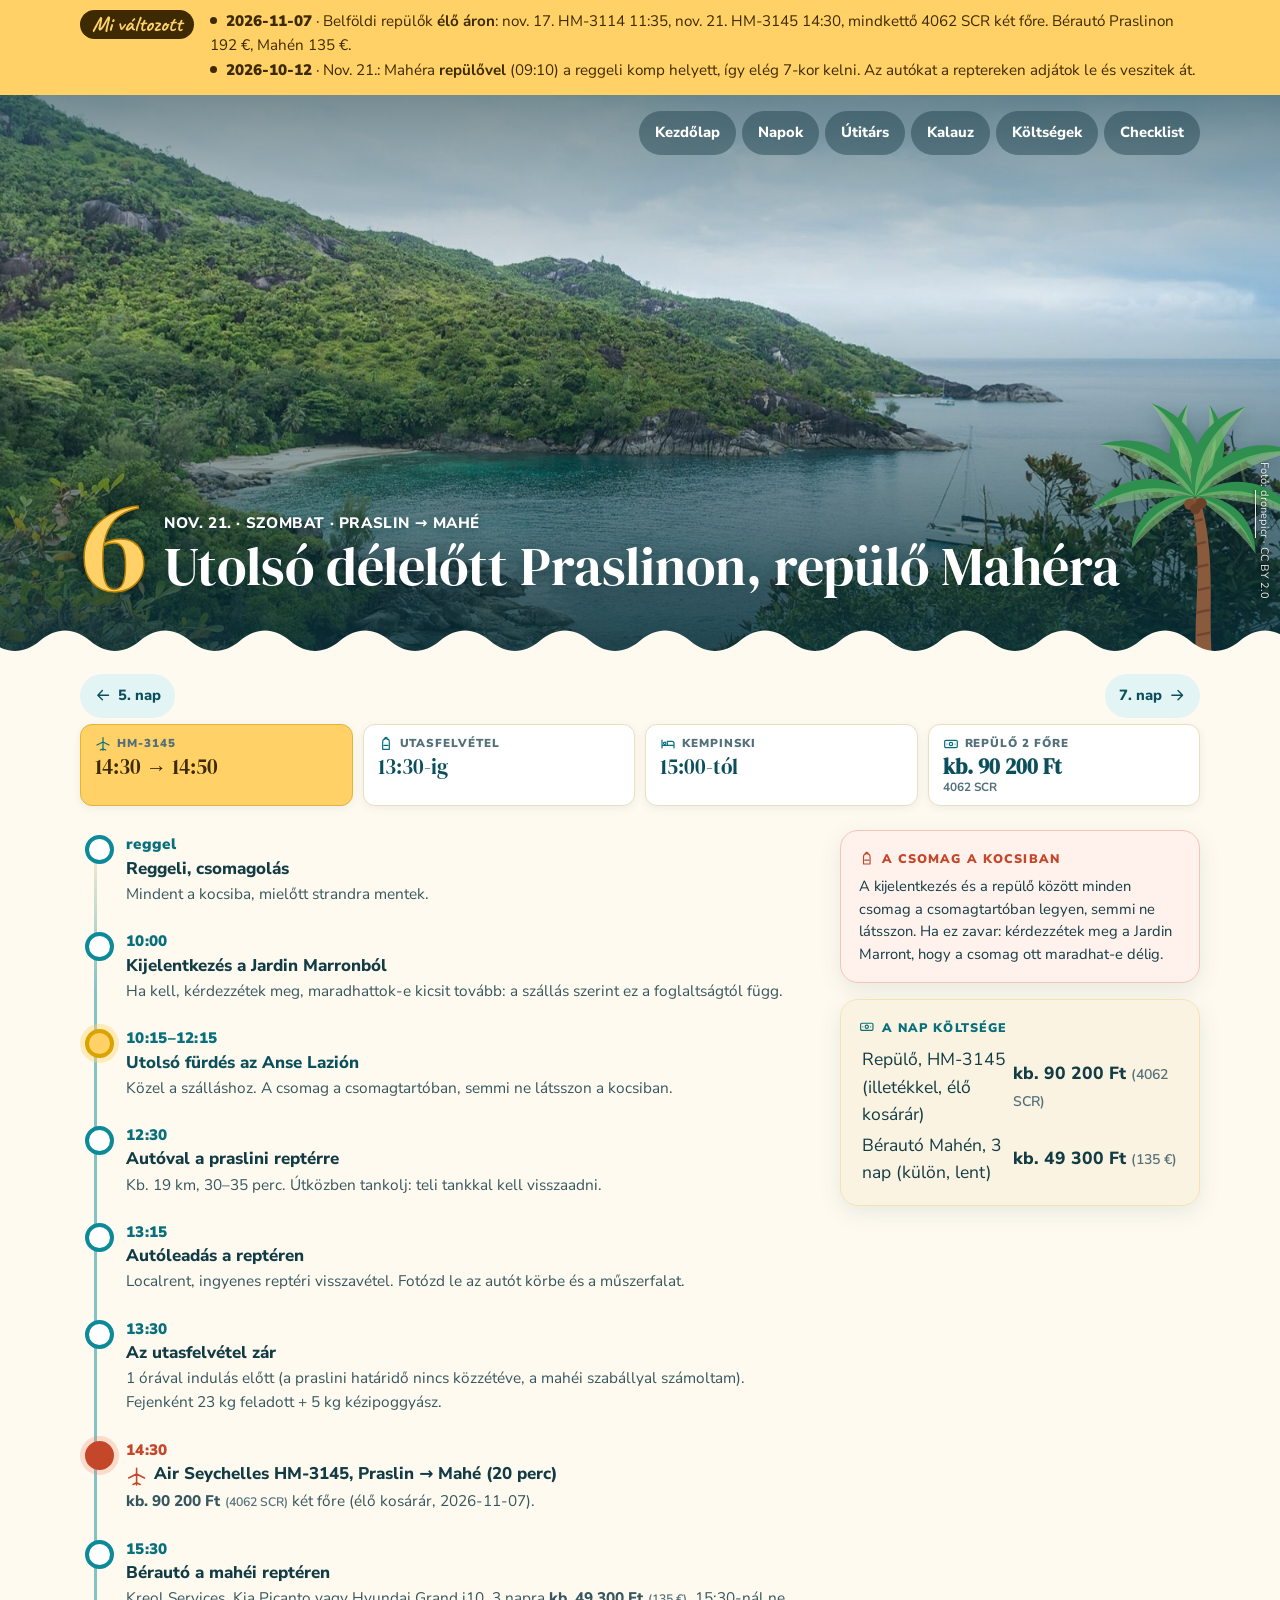
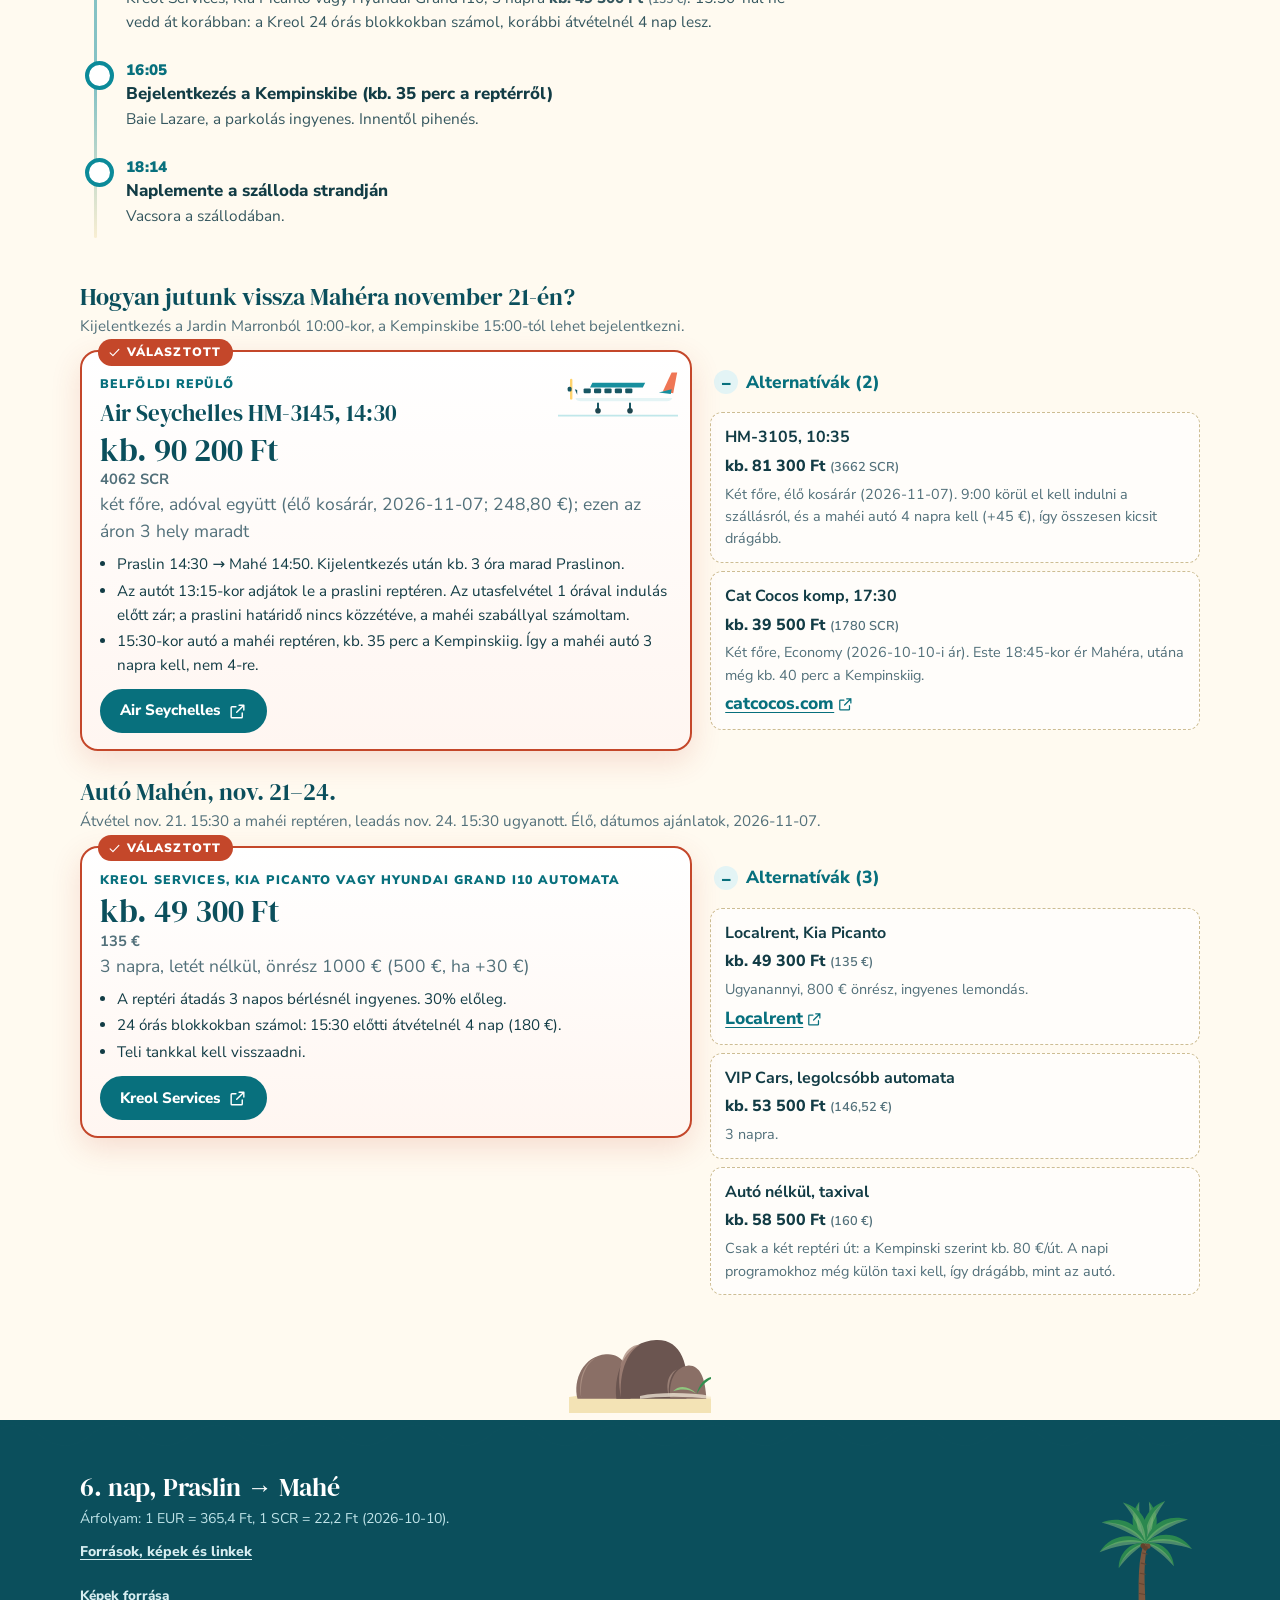
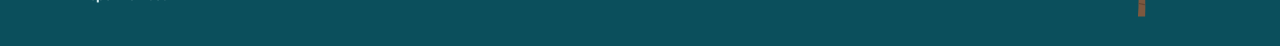
<file: nap-6.html>
<!doctype html>
<html lang="hu">
<head>
<meta charset="utf-8">
<meta name="viewport" content="width=device-width,initial-scale=1,viewport-fit=cover">
<meta name="theme-color" content="#0b4f5c">
<meta name="robots" content="noindex, nofollow">
<meta name="rate-eur" content="365.4"><meta name="rate-scr" content="22.2"><meta name="rate-date" content="open.er-api.com, 2026-10-10">
<title>6. nap, nov. 21. | Utolsó délelőtt Praslinon, repülő Mahéra, Kempinski | Seychelle 2026</title>
<meta name="description" content="Nov. 21., szombat: utolsó fürdés az Anse Lazión, 14:30-kor repülő Praslinról Mahéra, bérautó, bejelentkezés a Kempinskibe.">
<link rel="preload" href="assets/fonts/DMSerifDisplay-Regular.woff" as="font" type="font/woff" crossorigin>
<link rel="stylesheet" href="assets/css/site.css">
<link rel="icon" href="assets/favicon.svg" type="image/svg+xml">
</head>
<body>
<div class="changed" role="status">
  <div class="wrap">
    <span class="tag">Mi változott</span>
    <ul><li><time datetime="2026-11-07">2026-11-07</time> · Belföldi repülők <b>élő áron</b>: nov. 17. HM-3114 11:35, nov. 21. HM-3145 14:30, mindkettő 4062 SCR két főre. Bérautó Praslinon 192 €, Mahén 135 €.</li><li><time datetime="2026-10-12">2026-10-12</time> · Nov. 21.: Mahéra <b>repülővel</b> (09:10) a reggeli komp helyett, így elég 7-kor kelni. Az autókat a reptereken adjátok le és veszitek át.</li></ul>
  </div>
</div>

<header class="dayhero">
  <img class="bg" src="assets/img/major1.jpg" alt="Kilátás az Anse Major-ösvényről, Mahé" width="1600" height="1066" fetchpriority="high">
  <img class="palm" src="assets/ill/palm.svg" alt="">
  <a class="back" href="index.html#napok"><svg class="ic" aria-hidden="true"><use href="assets/icons.svg#back"/></svg>A 10 nap</a>
  <nav class="topnav" aria-label="Fő menü"><a href="index.html">Kezdőlap</a><a href="index.html#napok">Napok</a><a href="utitars.html">Útitárs</a><a href="kalauz.html">Kalauz</a><a href="koltsegek.html">Költségek</a><a href="checklist.html">Checklist</a></nav>
  <div class="wrap">
    <div class="row">
      <div class="num">6</div>
      <div><div class="lbl">NOV. 21. · SZOMBAT · PRASLIN → MAHÉ</div><h1>Utolsó délelőtt Praslinon, repülő Mahéra</h1></div>
    </div>
  </div>
  <div class="credit">Fotó: <a href="https://commons.wikimedia.org/wiki/File:View_point_Anse_Major_Mahe_(27842343749).jpg" target="_blank" rel="noopener">dronepicr</a> · CC BY 2.0</div>
</header>
<div class="wave" aria-hidden="true"></div>

<main class="wrap" style="padding-top:18px">
  <div class="daynav"><a href="nap-5.html"><svg class="ic" aria-hidden="true"><use href="assets/icons.svg#back"/></svg>5. nap</a><a href="nap-7.html">7. nap<svg class="ic" aria-hidden="true"><use href="assets/icons.svg#arrow"/></svg></a></div>
  <div class="facts" role="list">
    <div class="fact hl" role="listitem"><div class="k"><svg class="ic" aria-hidden="true"><use href="assets/icons.svg#plane"/></svg>HM-3145</div><div class="v">14:30 → 14:50</div></div>
    <div class="fact" role="listitem"><div class="k"><svg class="ic" aria-hidden="true"><use href="assets/icons.svg#bag"/></svg>utasfelvétel</div><div class="v">13:30-ig</div></div>
    <div class="fact" role="listitem"><div class="k"><svg class="ic" aria-hidden="true"><use href="assets/icons.svg#bed"/></svg>Kempinski</div><div class="v">15:00-tól</div></div>
    <div class="fact" role="listitem"><div class="k"><svg class="ic" aria-hidden="true"><use href="assets/icons.svg#cash"/></svg>repülő 2 főre</div><div class="v"><span class="ar"><span class="ar-ft">kb. 90 200 Ft</span><span class="ar-eredeti">4062 SCR</span></span></div></div>
  </div>

  <div class="cols tl-side">
    <div>
      <ol class="tl">
        <li><span class="t">reggel</span><span class="w">Reggeli, csomagolás</span><span class="d">Mindent a kocsiba, mielőtt strandra mentek.</span></li>
        <li><span class="t">10:00</span><span class="w">Kijelentkezés a Jardin Marronból</span><span class="d">Ha kell, kérdezzétek meg, maradhattok-e kicsit tovább: a szállás szerint ez a foglaltságtól függ.</span></li>
        <li class="hl"><span class="t">10:15–12:15</span><span class="w">Utolsó fürdés az Anse Lazión</span><span class="d">Közel a szálláshoz. A csomag a csomagtartóban, semmi ne látsszon a kocsiban.</span></li>
        <li><span class="t">12:30</span><span class="w">Autóval a praslini reptérre</span><span class="d">Kb. 19 km, 30–35 perc. Útközben tankolj: teli tankkal kell visszaadni.</span></li>
        <li><span class="t">13:15</span><span class="w">Autóleadás a reptéren</span><span class="d">Localrent, ingyenes reptéri visszavétel. Fotózd le az autót körbe és a műszerfalat.</span></li>
        <li><span class="t">13:30</span><span class="w">Az utasfelvétel zár</span><span class="d">1 órával indulás előtt (a praslini határidő nincs közzétéve, a mahéi szabállyal számoltam). Fejenként 23 kg feladott + 5 kg kézipoggyász.</span></li>
        <li class="go"><span class="t">14:30</span><span class="w"><svg class="ic" aria-hidden="true"><use href="assets/icons.svg#plane"/></svg><span>Air Seychelles HM-3145, Praslin → Mahé (20 perc)</span></span><span class="d"><span class="ar"><span class="ar-ft">kb. 90 200 Ft</span><span class="ar-eredeti">4062 SCR</span></span> két főre (élő kosárár, 2026-11-07).</span></li>
        <li><span class="t">15:30</span><span class="w">Bérautó a mahéi reptéren</span><span class="d">Kreol Services, Kia Picanto vagy Hyundai Grand i10, 3 napra <span class="ar"><span class="ar-ft">kb. 49 300 Ft</span><span class="ar-eredeti">135 €</span></span>. 15:30-nál ne vedd át korábban: a Kreol 24 órás blokkokban számol, korábbi átvételnél 4 nap lesz.</span></li>
        <li><span class="t">16:05</span><span class="w">Bejelentkezés a Kempinskibe (kb. 35 perc a reptérről)</span><span class="d">Baie Lazare, a parkolás ingyenes. Innentől pihenés.</span></li>
        <li><span class="t">18:14</span><span class="w">Naplemente a szálloda strandján</span><span class="d">Vacsora a szállodában.</span></li>
      </ol>
    </div>

    <aside class="side">

      <div class="card crit">
        <h4><svg class="ic" aria-hidden="true"><use href="assets/icons.svg#bag"/></svg>A csomag a kocsiban</h4>
        <p class="small">A kijelentkezés és a repülő között minden csomag a csomagtartóban legyen, semmi ne látsszon. Ha ez zavar: kérdezzétek meg a Jardin Marront, hogy a csomag ott maradhat-e délig.</p>
      </div>

      <div class="card warm">
        <h4><svg class="ic" aria-hidden="true"><use href="assets/icons.svg#cash"/></svg>A nap költsége</h4>
        <table class="tight">
          <tr><td>Repülő, HM-3145 (illetékkel, élő kosárár)</td><td class="num"><span class="ar"><span class="ar-ft">kb. 90 200 Ft</span><span class="ar-eredeti">4062 SCR</span></span></td></tr>
          <tr><td>Bérautó Mahén, 3 nap (külön, lent)</td><td class="num"><span class="ar"><span class="ar-ft">kb. 49 300 Ft</span><span class="ar-eredeti">135 €</span></span></td></tr>
        </table>
      </div>
    </aside>
  </div>

    <section class="optgroup" aria-labelledby="g6a" style="margin-top:34px">
      <h3 id="g6a">Hogyan jutunk vissza Mahéra november 21-én?</h3>
      <p class="q">Kijelentkezés a Jardin Marronból 10:00-kor, a Kempinskibe 15:00-tól lehet bejelentkezni.</p>
      <div class="grid2">
        <article class="opt sel">
          <span class="flag"><svg class="ic" aria-hidden="true"><use href="assets/icons.svg#check"/></svg>Választott</span>
          <img class="illo" src="assets/ill/twinotter.svg" alt="">
          <h4>Belföldi repülő</h4>
          <h3>Air Seychelles HM-3145, 14:30</h3>
          <div class="big"><span class="ar"><span class="ar-ft">kb. 90 200 Ft</span><span class="ar-eredeti">4062 SCR</span></span></div>
          <p class="small" style="margin:2px 0 0;color:var(--muted)">két főre, adóval együtt (élő kosárár, 2026-11-07; 248,80 €); ezen az áron 3 hely maradt</p>
          <ul>
            <li>Praslin 14:30 → Mahé 14:50. Kijelentkezés után kb. 3 óra marad Praslinon.</li>
            <li>Az autót 13:15-kor adjátok le a praslini reptéren. Az utasfelvétel 1 órával indulás előtt zár; a praslini határidő nincs közzétéve, a mahéi szabállyal számoltam.</li>
            <li>15:30-kor autó a mahéi reptéren, kb. 35 perc a Kempinskiig. Így a mahéi autó 3 napra kell, nem 4-re.</li>
          </ul>
          <a class="btn" href="https://www.airseychelles.com" target="_blank" rel="noopener">Air Seychelles<svg class="ic" aria-hidden="true"><use href="assets/icons.svg#ext"/></svg></a>
        </article>
        <details class="alts" open>
          <summary>Alternatívák (2)</summary>
          <div class="alt">
            <b>HM-3105, 10:35</b>
            <span class="ar"><span class="ar-ft">kb. 81 300 Ft</span><span class="ar-eredeti">3662 SCR</span></span>
            <p>Két főre, élő kosárár (2026-11-07). 9:00 körül el kell indulni a szállásról, és a mahéi autó 4 napra kell (+45 €), így összesen kicsit drágább.</p>
          </div>
          <div class="alt">
            <b>Cat Cocos komp, 17:30</b>
            <span class="ar"><span class="ar-ft">kb. 39 500 Ft</span><span class="ar-eredeti">1780 SCR</span></span>
            <p>Két főre, Economy (2026-10-10-i ár). Este 18:45-kor ér Mahéra, utána még kb. 40 perc a Kempinskiig.</p>
            <a class="lnk" href="https://www.catcocos.com" target="_blank" rel="noopener">catcocos.com<svg class="ic" aria-hidden="true"><use href="assets/icons.svg#ext"/></svg></a>
          </div>
        </details>
      </div>
    </section>

  <section class="optgroup" aria-labelledby="g6b">
    <h3 id="g6b">Autó Mahén, nov. 21–24.</h3>
    <p class="q">Átvétel nov. 21. 15:30 a mahéi reptéren, leadás nov. 24. 15:30 ugyanott. Élő, dátumos ajánlatok, 2026-11-07.</p>
    <div class="grid2">
      <article class="opt sel">
        <span class="flag"><svg class="ic" aria-hidden="true"><use href="assets/icons.svg#check"/></svg>Választott</span>
        <h4>Kreol Services, Kia Picanto vagy Hyundai Grand i10 automata</h4>
        <div class="big"><span class="ar"><span class="ar-ft">kb. 49 300 Ft</span><span class="ar-eredeti">135 €</span></span></div>
        <p class="small" style="margin:2px 0 0;color:var(--muted)">3 napra, letét nélkül, önrész 1000 € (500 €, ha +30 €)</p>
        <ul>
          <li>A reptéri átadás 3 napos bérlésnél ingyenes. 30% előleg.</li>
          <li>24 órás blokkokban számol: 15:30 előtti átvételnél 4 nap (180 €).</li>
          <li>Teli tankkal kell visszaadni.</li>
        </ul>
        <a class="btn" href="https://kreolcars-seychelles.com" target="_blank" rel="noopener">Kreol Services<svg class="ic" aria-hidden="true"><use href="assets/icons.svg#ext"/></svg></a>
      </article>
      <details class="alts" open>
        <summary>Alternatívák (3)</summary>
        <div class="alt"><b>Localrent, Kia Picanto</b> <span class="ar"><span class="ar-ft">kb. 49 300 Ft</span><span class="ar-eredeti">135 €</span></span><p>Ugyanannyi, 800 € önrész, ingyenes lemondás.</p><a class="lnk" href="https://rentacarpraslin.com/" target="_blank" rel="noopener">Localrent<svg class="ic" aria-hidden="true"><use href="assets/icons.svg#ext"/></svg></a></div>
        <div class="alt"><b>VIP Cars, legolcsóbb automata</b> <span class="ar"><span class="ar-ft">kb. 53 500 Ft</span><span class="ar-eredeti">146,52 €</span></span><p>3 napra.</p></div>
        <div class="alt"><b>Autó nélkül, taxival</b> <span class="ar"><span class="ar-ft">kb. 58 500 Ft</span><span class="ar-eredeti">160 €</span></span><p>Csak a két reptéri út: a Kempinski szerint kb. 80 €/út. A napi programokhoz még külön taxi kell, így drágább, mint az autó.</p></div>
      </details>
    </div>
  </section>

  <div style="display:flex;justify-content:center;margin:28px 0 8px"><img src="assets/ill/granite.svg" alt="" style="height:90px"></div>
</main>

<footer class="foot">
  <div class="wave deep" aria-hidden="true"></div>
  <div class="wrap">
    <img class="palm" src="assets/ill/palm.svg" alt="">
    <h3>6. nap, Praslin → Mahé</h3>
    <p class="rates" data-rates>Árfolyam: 1 EUR = 365,4 Ft, 1 SCR = 22,2 Ft (2026-10-10).</p>
    <p class="small"><a class="lnk" href="forrasok.html" style="color:inherit">Források, képek és linkek</a></p>
    <details>
      <summary>Képek forrása</summary>
      <ul><li><a href="https://commons.wikimedia.org/wiki/File:View_point_Anse_Major_Mahe_(27842343749).jpg" target="_blank" rel="noopener">View point Anse Major Mahe (27842343749).jpg</a>, dronepicr, CC BY 2.0</li></ul>
      <p>Az illusztrációk saját rajzok.</p>
    </details>
  </div>
</footer>

<nav class="tabs" aria-label="Alsó menü"><a href="index.html"><svg class="ic" aria-hidden="true"><use href="assets/icons.svg#map"/></svg>Kezdőlap</a><a href="index.html#napok" aria-current="page"><svg class="ic" aria-hidden="true"><use href="assets/icons.svg#calendar"/></svg>Napok</a><a href="utitars.html"><svg class="ic" aria-hidden="true"><use href="assets/icons.svg#bag"/></svg>Útitárs</a><a href="checklist.html"><svg class="ic" aria-hidden="true"><use href="assets/icons.svg#list"/></svg>Checklist</a></nav>
<script src="assets/js/site.js" defer></script>
</body>
</html>
</file>
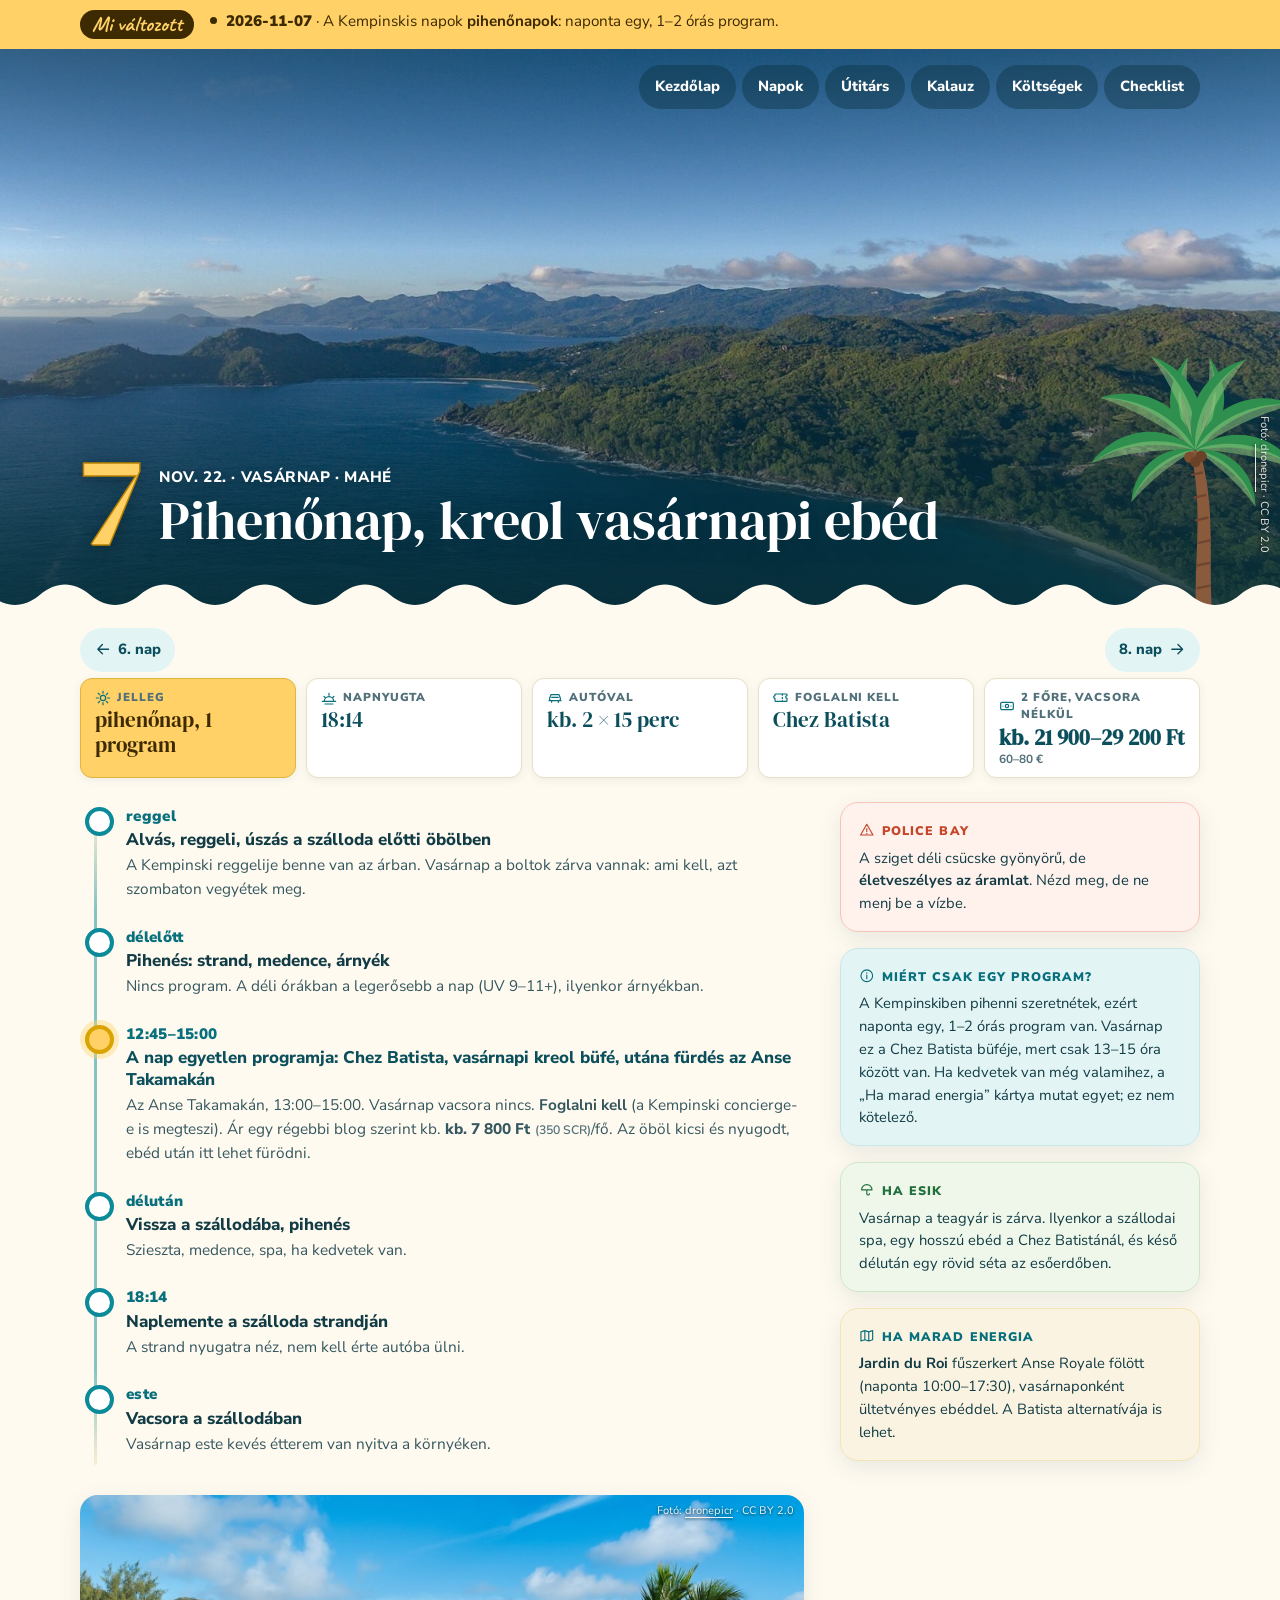
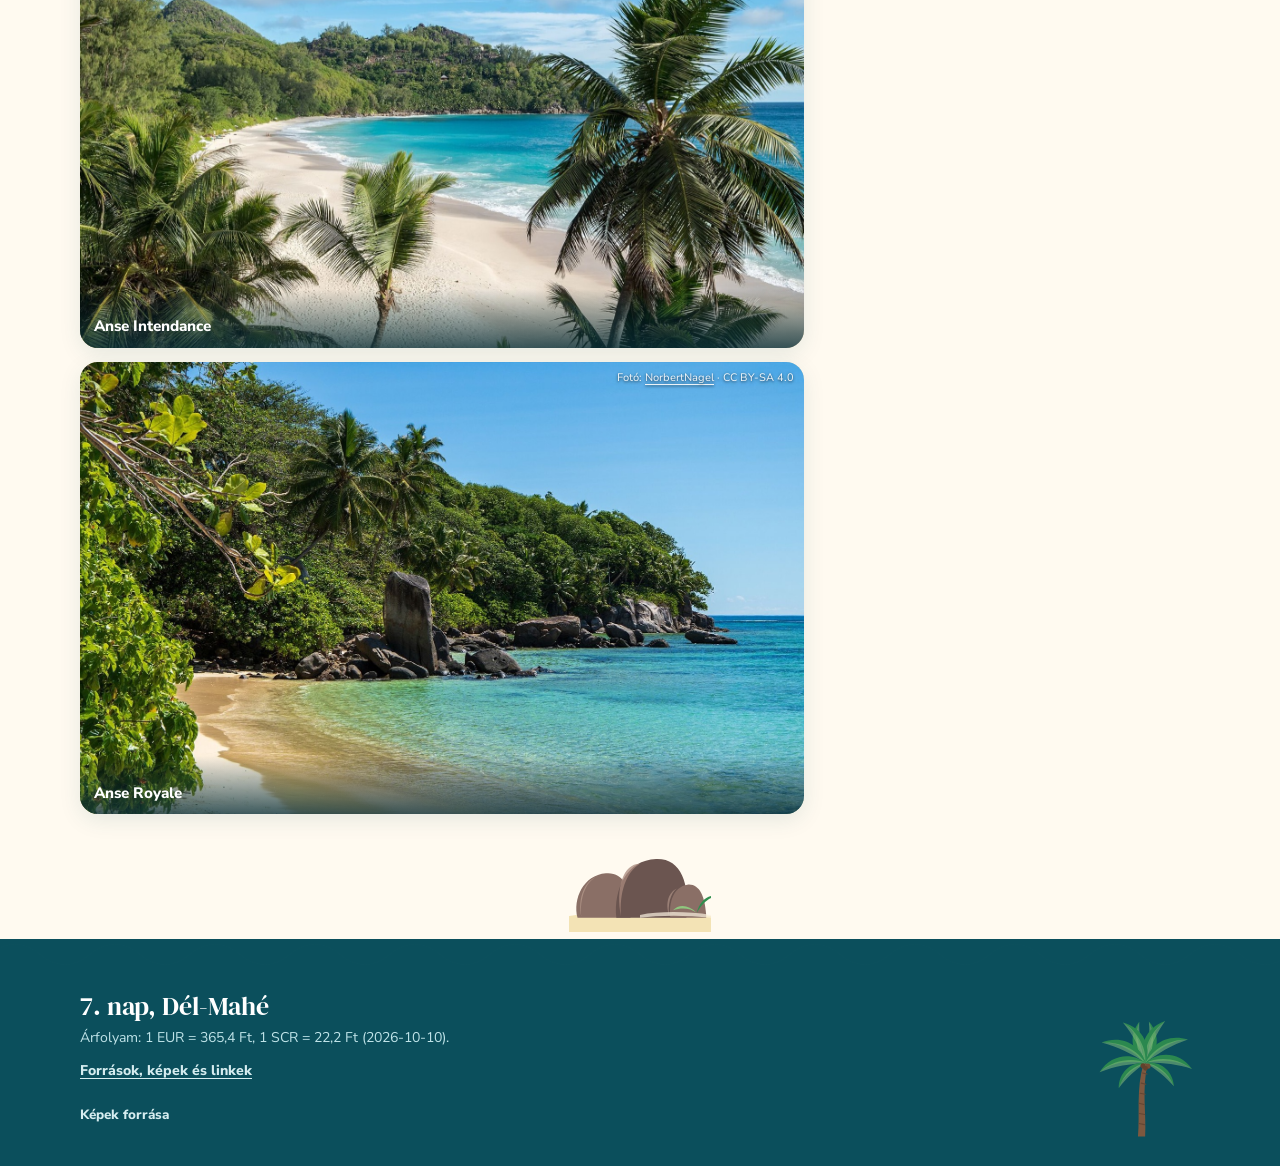
<file: nap-7.html>
<!doctype html>
<html lang="hu">
<head>
<meta charset="utf-8">
<meta name="viewport" content="width=device-width,initial-scale=1,viewport-fit=cover">
<meta name="theme-color" content="#0b4f5c">
<meta name="robots" content="noindex, nofollow">
<meta name="rate-eur" content="365.4"><meta name="rate-scr" content="22.2"><meta name="rate-date" content="open.er-api.com, 2026-10-10">
<title>7. nap, nov. 22. | Pihenőnap, kreol vasárnapi ebéd | Seychelle 2026</title>
<meta name="description" content="Nov. 22., vasárnap: pihenés a Kempinskiben, egyetlen program: Chez Batista kreol büfé és fürdés az Anse Takamakán (kb. 2 óra).">
<link rel="preload" href="assets/fonts/DMSerifDisplay-Regular.woff" as="font" type="font/woff" crossorigin>
<link rel="stylesheet" href="assets/css/site.css">
<link rel="icon" href="assets/favicon.svg" type="image/svg+xml">
</head>
<body>
<div class="changed" role="status">
  <div class="wrap">
    <span class="tag">Mi változott</span>
    <ul><li><time datetime="2026-11-07">2026-11-07</time> · A Kempinskis napok <b>pihenőnapok</b>: naponta egy, 1–2 órás program.</li></ul>
  </div>
</div>

<header class="dayhero">
  <img class="bg" src="assets/img/takamaka1.jpg" alt="Az Anse Takamaka partja madártávlatból, Mahé" width="1600" height="898" fetchpriority="high">
  <img class="palm" src="assets/ill/palm.svg" alt="">
  <a class="back" href="index.html#napok"><svg class="ic" aria-hidden="true"><use href="assets/icons.svg#back"/></svg>A 10 nap</a>
  <nav class="topnav" aria-label="Fő menü"><a href="index.html">Kezdőlap</a><a href="index.html#napok">Napok</a><a href="utitars.html">Útitárs</a><a href="kalauz.html">Kalauz</a><a href="koltsegek.html">Költségek</a><a href="checklist.html">Checklist</a></nav>
  <div class="wrap">
    <div class="row">
      <div class="num">7</div>
      <div><div class="lbl">NOV. 22. · VASÁRNAP · MAHÉ</div><h1>Pihenőnap, kreol vasárnapi ebéd</h1></div>
    </div>
  </div>
  <div class="credit">Fotó: <a href="https://commons.wikimedia.org/wiki/File:Aerial_of_Anse_Takamaka_beach_Mahe_Seychelles_(39589907292).jpg" target="_blank" rel="noopener">dronepicr</a> · CC BY 2.0</div>
</header>
<div class="wave" aria-hidden="true"></div>

<main class="wrap" style="padding-top:18px">
  <div class="daynav"><a href="nap-6.html"><svg class="ic" aria-hidden="true"><use href="assets/icons.svg#back"/></svg>6. nap</a><a href="nap-8.html">8. nap<svg class="ic" aria-hidden="true"><use href="assets/icons.svg#arrow"/></svg></a></div>
  <div class="facts" role="list">
    <div class="fact hl" role="listitem"><div class="k"><svg class="ic" aria-hidden="true"><use href="assets/icons.svg#sun"/></svg>jelleg</div><div class="v">pihenőnap, 1 program</div></div>
    <div class="fact" role="listitem"><div class="k"><svg class="ic" aria-hidden="true"><use href="assets/icons.svg#sunset"/></svg>napnyugta</div><div class="v">18:14</div></div>
    <div class="fact" role="listitem"><div class="k"><svg class="ic" aria-hidden="true"><use href="assets/icons.svg#car"/></svg>autóval</div><div class="v">kb. 2 × 15 perc</div></div>
    <div class="fact" role="listitem"><div class="k"><svg class="ic" aria-hidden="true"><use href="assets/icons.svg#ticket"/></svg>foglalni kell</div><div class="v">Chez Batista</div></div>
    <div class="fact" role="listitem"><div class="k"><svg class="ic" aria-hidden="true"><use href="assets/icons.svg#cash"/></svg>2 főre, vacsora nélkül</div><div class="v"><span class="ar"><span class="ar-ft">kb. 21 900–29 200 Ft</span><span class="ar-eredeti">60–80 €</span></span></div></div>
  </div>

  <div class="cols tl-side">
    <div>
      <ol class="tl">
        <li><span class="t">reggel</span><span class="w">Alvás, reggeli, úszás a szálloda előtti öbölben</span><span class="d">A Kempinski reggelije benne van az árban. Vasárnap a boltok zárva vannak: ami kell, azt szombaton vegyétek meg.</span></li>
        <li><span class="t">délelőtt</span><span class="w">Pihenés: strand, medence, árnyék</span><span class="d">Nincs program. A déli órákban a legerősebb a nap (UV 9–11+), ilyenkor árnyékban.</span></li>
        <li class="hl"><span class="t">12:45–15:00</span><span class="w">A nap egyetlen programja: Chez Batista, vasárnapi kreol büfé, utána fürdés az Anse Takamakán</span><span class="d">Az Anse Takamakán, 13:00–15:00. Vasárnap vacsora nincs. <b>Foglalni kell</b> (a Kempinski concierge-e is megteszi). Ár egy régebbi blog szerint kb. <span class="ar"><span class="ar-ft">kb. 7 800 Ft</span><span class="ar-eredeti">350 SCR</span></span>/fő. Az öböl kicsi és nyugodt, ebéd után itt lehet fürödni.</span></li>
        <li><span class="t">délután</span><span class="w">Vissza a szállodába, pihenés</span><span class="d">Szieszta, medence, spa, ha kedvetek van.</span></li>
        <li><span class="t">18:14</span><span class="w">Naplemente a szálloda strandján</span><span class="d">A strand nyugatra néz, nem kell érte autóba ülni.</span></li>
        <li><span class="t">este</span><span class="w">Vacsora a szállodában</span><span class="d">Vasárnap este kevés étterem van nyitva a környéken.</span></li>
      </ol>
      <div class="grid2" style="margin-top:18px;display:grid;gap:14px">
        <div class="ph" style="aspect-ratio:16/10"><img src="assets/img/intend1.jpg" alt="Kilátás az Anse Intendance-ra" loading="lazy"><span class="cap">Anse Intendance</span><span class="credit">Fotó: <a href="https://commons.wikimedia.org/wiki/File:Aussichtspunkt_am_Anse_Intendance_Mahe_Seychellen_(38911396944).jpg" target="_blank" rel="noopener">dronepicr</a> · CC BY 2.0</span></div>
        <div class="ph" style="aspect-ratio:16/10"><img src="assets/img/royale1.jpg" alt="Az Anse Royale strandja" loading="lazy"><span class="cap">Anse Royale</span><span class="credit">Fotó: <a href="https://commons.wikimedia.org/wiki/File:Anse_Royale_Beach_-_Mahe_-_Seychelles.jpg" target="_blank" rel="noopener">NorbertNagel</a> · CC BY-SA 4.0</span></div>
      </div>
    </div>

    <aside class="side">
      <div class="card crit">
        <h4><svg class="ic" aria-hidden="true"><use href="assets/icons.svg#alert"/></svg>Police Bay</h4>
        <p class="small">A sziget déli csücske gyönyörű, de <b>életveszélyes az áramlat</b>. Nézd meg, de ne menj be a vízbe.</p>
      </div>

      <div class="card tint">
        <h4><svg class="ic" aria-hidden="true"><use href="assets/icons.svg#info"/></svg>Miért csak egy program?</h4>
        <p class="small">A Kempinskiben pihenni szeretnétek, ezért naponta egy, 1–2 órás program van. Vasárnap ez a Chez Batista büféje, mert csak 13–15 óra között van. Ha kedvetek van még valamihez, a „Ha marad energia” kártya mutat egyet; ez nem kötelező.</p>
      </div>

      <div class="card go">
        <h4><svg class="ic" aria-hidden="true"><use href="assets/icons.svg#rain"/></svg>Ha esik</h4>
        <p class="small">Vasárnap a teagyár is zárva. Ilyenkor a szállodai spa, egy hosszú ebéd a Chez Batistánál, és késő délután egy rövid séta az esőerdőben.</p>
      </div>

      <div class="card warm">
        <h4><svg class="ic" aria-hidden="true"><use href="assets/icons.svg#map"/></svg>Ha marad energia</h4>
        <p class="small"><b>Jardin du Roi</b> fűszerkert Anse Royale fölött (naponta 10:00–17:30), vasárnaponként ültetvényes ebéddel. A Batista alternatívája is lehet.</p>
      </div>
    </aside>
  </div>

  <div style="display:flex;justify-content:center;margin:28px 0 8px"><img src="assets/ill/granite.svg" alt="" style="height:90px"></div>
</main>

<footer class="foot">
  <div class="wave deep" aria-hidden="true"></div>
  <div class="wrap">
    <img class="palm" src="assets/ill/palm.svg" alt="">
    <h3>7. nap, Dél-Mahé</h3>
    <p class="rates" data-rates>Árfolyam: 1 EUR = 365,4 Ft, 1 SCR = 22,2 Ft (2026-10-10).</p>
    <p class="small"><a class="lnk" href="forrasok.html" style="color:inherit">Források, képek és linkek</a></p>
    <details>
      <summary>Képek forrása</summary>
      <ul><li><a href="https://commons.wikimedia.org/wiki/File:Aerial_of_Anse_Takamaka_beach_Mahe_Seychelles_(39589907292).jpg" target="_blank" rel="noopener">Aerial of Anse Takamaka beach Mahe Seychelles (39589907292).jpg</a>, dronepicr, CC BY 2.0</li>
        <li><a href="https://commons.wikimedia.org/wiki/File:Aussichtspunkt_am_Anse_Intendance_Mahe_Seychellen_(38911396944).jpg" target="_blank" rel="noopener">Aussichtspunkt am Anse Intendance Mahe Seychellen (38911396944).jpg</a>, dronepicr, CC BY 2.0</li>
        <li><a href="https://commons.wikimedia.org/wiki/File:Anse_Royale_Beach_-_Mahe_-_Seychelles.jpg" target="_blank" rel="noopener">Anse Royale Beach - Mahe - Seychelles.jpg</a>, NorbertNagel, CC BY-SA 4.0</li></ul>
      <p>Az illusztrációk saját rajzok.</p>
    </details>
  </div>
</footer>

<nav class="tabs" aria-label="Alsó menü"><a href="index.html"><svg class="ic" aria-hidden="true"><use href="assets/icons.svg#map"/></svg>Kezdőlap</a><a href="index.html#napok" aria-current="page"><svg class="ic" aria-hidden="true"><use href="assets/icons.svg#calendar"/></svg>Napok</a><a href="utitars.html"><svg class="ic" aria-hidden="true"><use href="assets/icons.svg#bag"/></svg>Útitárs</a><a href="checklist.html"><svg class="ic" aria-hidden="true"><use href="assets/icons.svg#list"/></svg>Checklist</a></nav>
<script src="assets/js/site.js" defer></script>
</body>
</html>
</file>
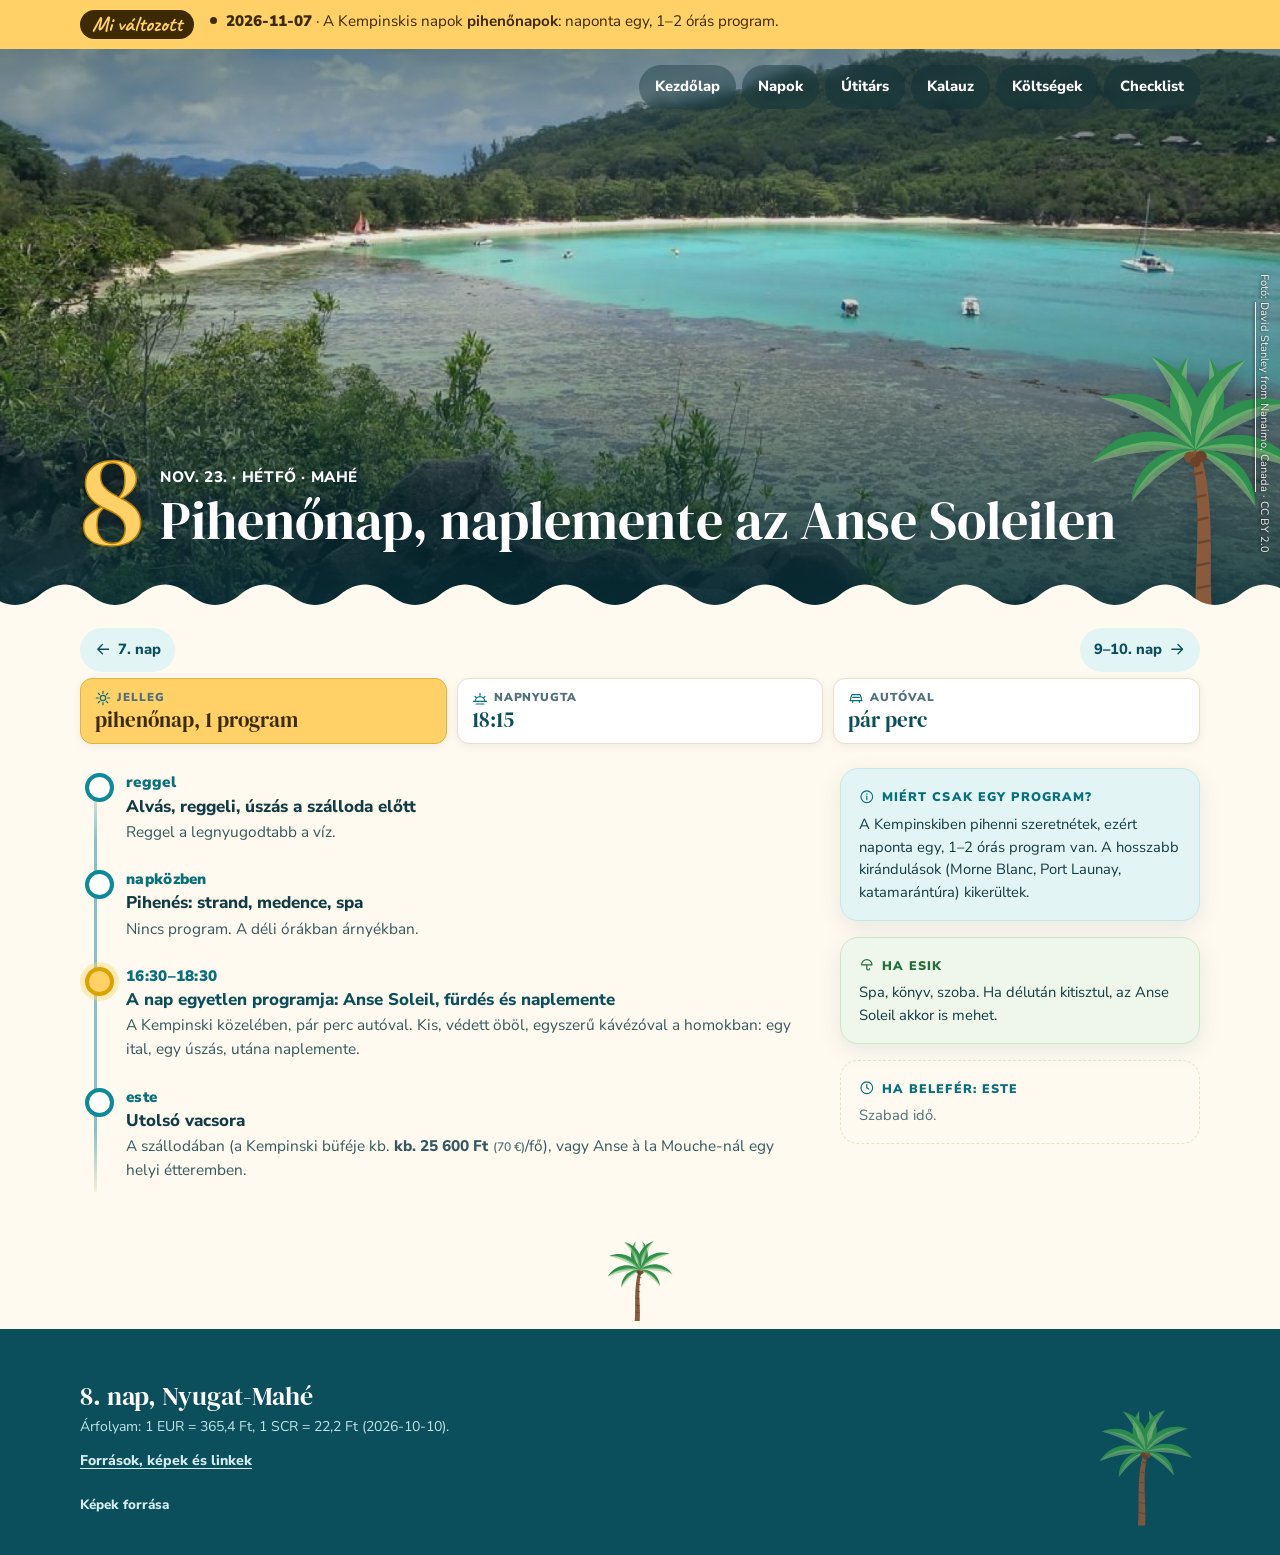
<file: nap-8.html>
<!doctype html>
<html lang="hu">
<head>
<meta charset="utf-8">
<meta name="viewport" content="width=device-width,initial-scale=1,viewport-fit=cover">
<meta name="theme-color" content="#0b4f5c">
<meta name="robots" content="noindex, nofollow">
<meta name="rate-eur" content="365.4"><meta name="rate-scr" content="22.2"><meta name="rate-date" content="open.er-api.com, 2026-10-10">
<title>8. nap, nov. 23. | Pihenőnap, naplemente az Anse Soleilen | Seychelle 2026</title>
<meta name="description" content="Nov. 23., hétfő: pihenés a Kempinskiben, egyetlen program: fürdés és naplemente az Anse Soleilen (kb. 2 óra).">
<link rel="preload" href="assets/fonts/DMSerifDisplay-Regular.woff" as="font" type="font/woff" crossorigin>
<link rel="stylesheet" href="assets/css/site.css">
<link rel="icon" href="assets/favicon.svg" type="image/svg+xml">
</head>
<body>
<div class="changed" role="status">
  <div class="wrap">
    <span class="tag">Mi változott</span>
    <ul><li><time datetime="2026-11-07">2026-11-07</time> · A Kempinskis napok <b>pihenőnapok</b>: naponta egy, 1–2 órás program.</li></ul>
  </div>
</div>

<header class="dayhero">
  <img class="bg" src="assets/img/portlaunay1.jpg" alt="A Port Launay tengeri park homokos öble pálmákkal" width="1600" height="1200" fetchpriority="high">
  <img class="palm" src="assets/ill/palm.svg" alt="">
  <a class="back" href="index.html#napok"><svg class="ic" aria-hidden="true"><use href="assets/icons.svg#back"/></svg>A 10 nap</a>
  <nav class="topnav" aria-label="Fő menü"><a href="index.html">Kezdőlap</a><a href="index.html#napok">Napok</a><a href="utitars.html">Útitárs</a><a href="kalauz.html">Kalauz</a><a href="koltsegek.html">Költségek</a><a href="checklist.html">Checklist</a></nav>
  <div class="wrap">
    <div class="row">
      <div class="num">8</div>
      <div><div class="lbl">NOV. 23. · HÉTFŐ · MAHÉ</div><h1>Pihenőnap, naplemente az Anse Soleilen</h1></div>
    </div>
  </div>
  <div class="credit">Fotó: <a href="https://commons.wikimedia.org/wiki/File:Port_Launay_Beach_(11207817916).jpg" target="_blank" rel="noopener">David Stanley from Nanaimo, Canada</a> · CC BY 2.0</div>
</header>
<div class="wave" aria-hidden="true"></div>

<main class="wrap" style="padding-top:18px">
  <div class="daynav"><a href="nap-7.html"><svg class="ic" aria-hidden="true"><use href="assets/icons.svg#back"/></svg>7. nap</a><a href="nap-9-10.html">9–10. nap<svg class="ic" aria-hidden="true"><use href="assets/icons.svg#arrow"/></svg></a></div>

  <div class="facts" role="list">
    <div class="fact hl" role="listitem"><div class="k"><svg class="ic" aria-hidden="true"><use href="assets/icons.svg#sun"/></svg>jelleg</div><div class="v">pihenőnap, 1 program</div></div>
    <div class="fact" role="listitem"><div class="k"><svg class="ic" aria-hidden="true"><use href="assets/icons.svg#sunset"/></svg>napnyugta</div><div class="v">18:15</div></div>
    <div class="fact" role="listitem"><div class="k"><svg class="ic" aria-hidden="true"><use href="assets/icons.svg#car"/></svg>autóval</div><div class="v">pár perc</div></div>
  </div>

  <div class="cols tl-side">
    <div>
      <ol class="tl">
        <li><span class="t">reggel</span><span class="w">Alvás, reggeli, úszás a szálloda előtt</span><span class="d">Reggel a legnyugodtabb a víz.</span></li>
        <li><span class="t">napközben</span><span class="w">Pihenés: strand, medence, spa</span><span class="d">Nincs program. A déli órákban árnyékban.</span></li>
        <li class="hl"><span class="t">16:30–18:30</span><span class="w">A nap egyetlen programja: Anse Soleil, fürdés és naplemente</span><span class="d">A Kempinski közelében, pár perc autóval. Kis, védett öböl, egyszerű kávézóval a homokban: egy ital, egy úszás, utána naplemente.</span></li>
        <li><span class="t">este</span><span class="w">Utolsó vacsora</span><span class="d">A szállodában (a Kempinski büféje kb. <span class="ar"><span class="ar-ft">kb. 25 600 Ft</span><span class="ar-eredeti">70 €</span></span>/fő), vagy Anse à la Mouche-nál egy helyi étteremben.</span></li>
      </ol>
    </div>

    <aside class="side">
      <div class="card tint">
        <h4><svg class="ic" aria-hidden="true"><use href="assets/icons.svg#info"/></svg>Miért csak egy program?</h4>
        <p class="small">A Kempinskiben pihenni szeretnétek, ezért naponta egy, 1–2 órás program van. A hosszabb kirándulások (Morne Blanc, Port Launay, katamarántúra) kikerültek.</p>
      </div>

      <div class="card go">
        <h4><svg class="ic" aria-hidden="true"><use href="assets/icons.svg#rain"/></svg>Ha esik</h4>
        <p class="small">Spa, könyv, szoba. Ha délután kitisztul, az Anse Soleil akkor is mehet.</p>
      </div>

      <div class="card flat" id="este-ha-belefer" style="border-style:dashed;background:transparent">
        <h4><svg class="ic" aria-hidden="true"><use href="assets/icons.svg#clock"/></svg>Ha belefér: este</h4>
        <p class="small" style="color:var(--muted)">Szabad idő.</p>
      </div>
    </aside>
  </div>

  <div style="display:flex;justify-content:center;margin:28px 0 8px"><img src="assets/ill/palm.svg" alt="" style="height:90px"></div>
</main>

<footer class="foot">
  <div class="wave deep" aria-hidden="true"></div>
  <div class="wrap">
    <img class="palm" src="assets/ill/palm.svg" alt="">
    <h3>8. nap, Nyugat-Mahé</h3>
    <p class="rates" data-rates>Árfolyam: 1 EUR = 365,4 Ft, 1 SCR = 22,2 Ft (2026-10-10).</p>
    <p class="small"><a class="lnk" href="forrasok.html" style="color:inherit">Források, képek és linkek</a></p>
    <details>
      <summary>Képek forrása</summary>
      <ul><li><a href="https://commons.wikimedia.org/wiki/File:Port_Launay_Beach_(11207817916).jpg" target="_blank" rel="noopener">Port Launay Beach (11207817916).jpg</a>, David Stanley from Nanaimo, Canada, CC BY 2.0</li>
        <li><a href="https://commons.wikimedia.org/wiki/File:Morne_Seychellois_National_Park_rainforest.jpg" target="_blank" rel="noopener">Morne Seychellois National Park rainforest.jpg</a>, Radosław Botev, CC BY-SA 4.0</li>
        <li><a href="https://commons.wikimedia.org/wiki/File:Tea_plantation_in_Morne_Seychellois_national_park.jpg" target="_blank" rel="noopener">Tea plantation in Morne Seychellois national park.jpg</a>, Anass Sedrati, CC BY-SA 4.0</li></ul>
      <p>Az illusztrációk saját rajzok.</p>
    </details>
  </div>
</footer>

<nav class="tabs" aria-label="Alsó menü"><a href="index.html"><svg class="ic" aria-hidden="true"><use href="assets/icons.svg#map"/></svg>Kezdőlap</a><a href="index.html#napok" aria-current="page"><svg class="ic" aria-hidden="true"><use href="assets/icons.svg#calendar"/></svg>Napok</a><a href="utitars.html"><svg class="ic" aria-hidden="true"><use href="assets/icons.svg#bag"/></svg>Útitárs</a><a href="checklist.html"><svg class="ic" aria-hidden="true"><use href="assets/icons.svg#list"/></svg>Checklist</a></nav>
<script src="assets/js/site.js" defer></script>
</body>
</html>
</file>
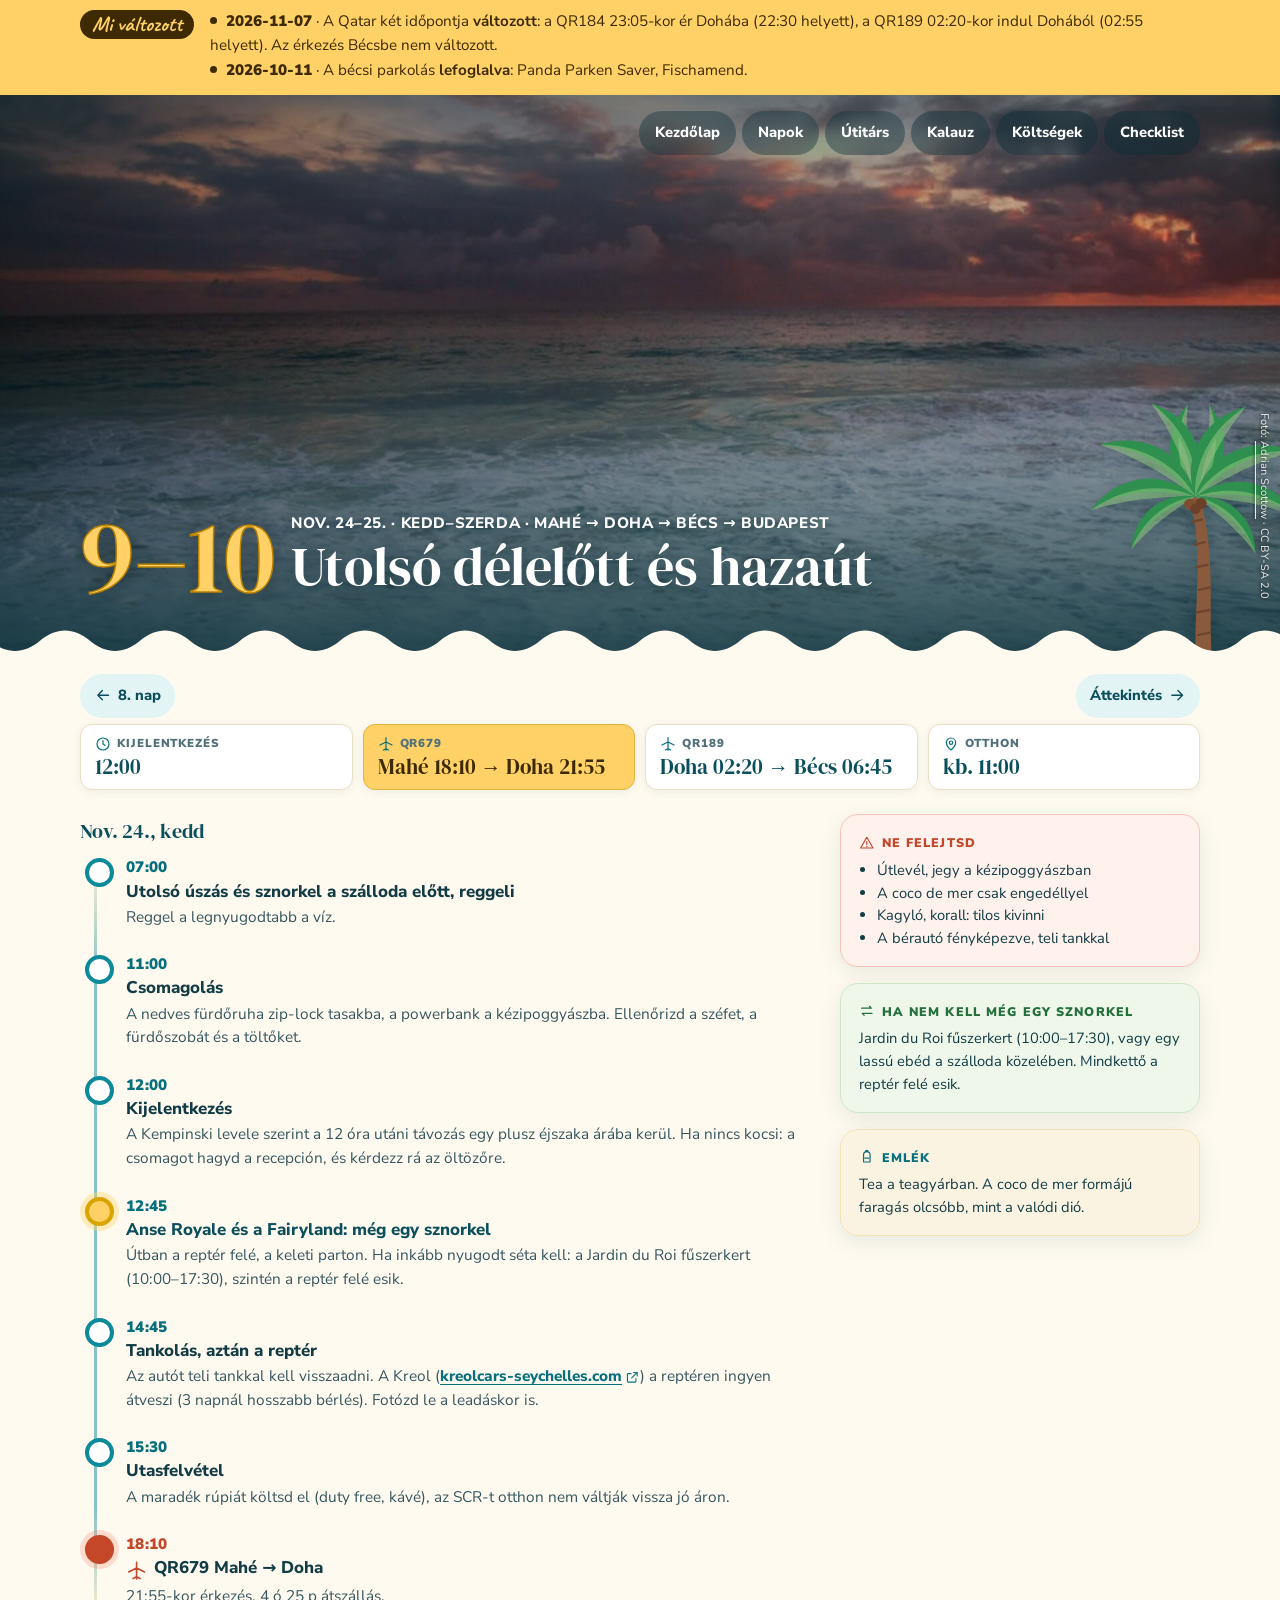
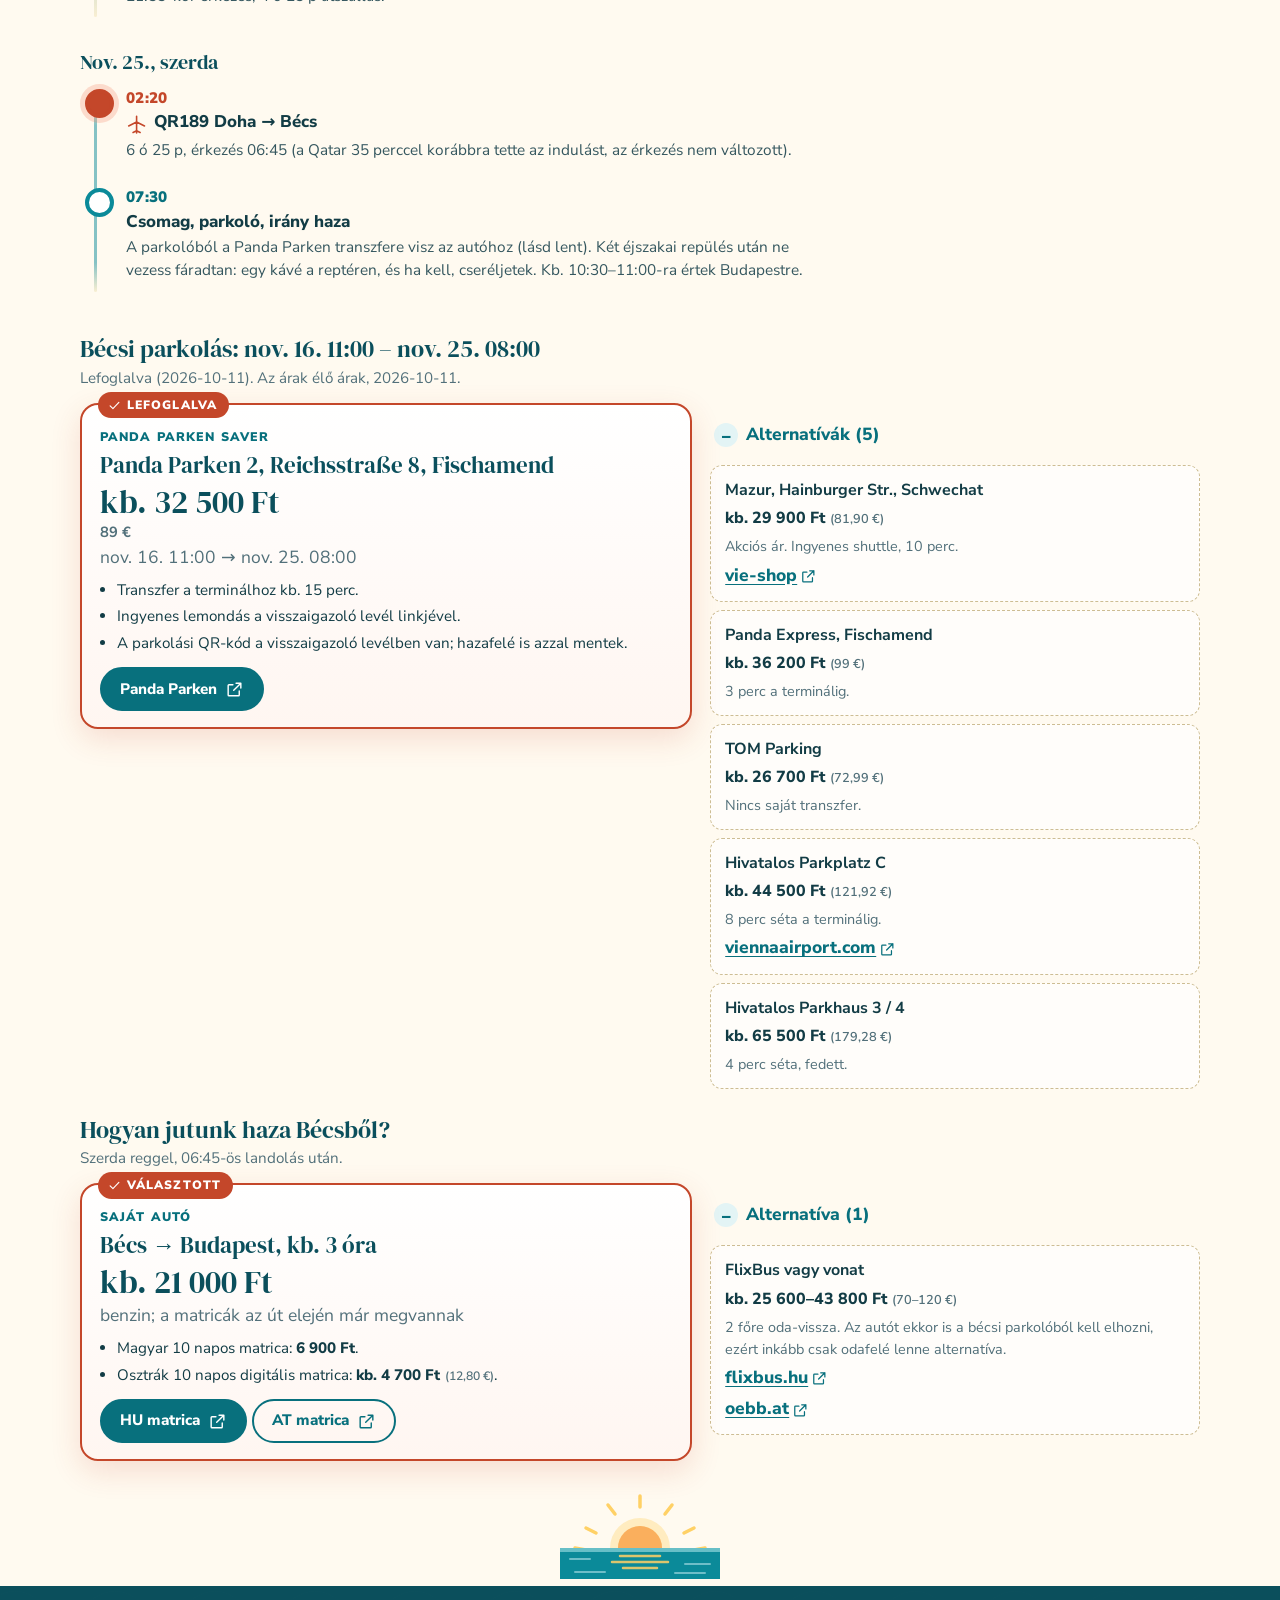
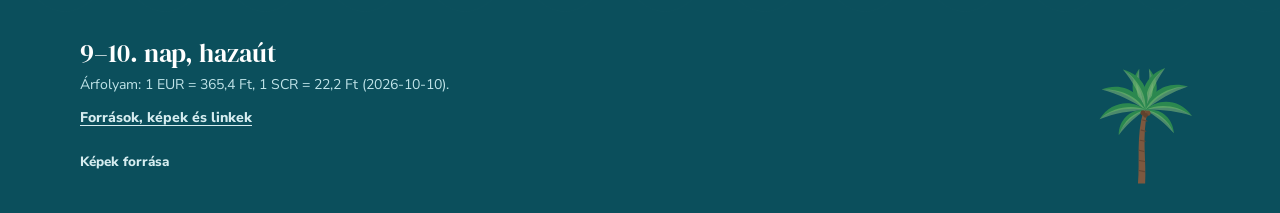
<file: nap-9-10.html>
<!doctype html>
<html lang="hu">
<head>
<meta charset="utf-8">
<meta name="viewport" content="width=device-width,initial-scale=1,viewport-fit=cover">
<meta name="theme-color" content="#0b4f5c">
<meta name="robots" content="noindex, nofollow">
<meta name="rate-eur" content="365.4"><meta name="rate-scr" content="22.2"><meta name="rate-date" content="open.er-api.com, 2026-10-10">
<title>9–10. nap, nov. 24–25. | Hazaút | Seychelle 2026</title>
<meta name="description" content="Nov. 24–25.: utolsó délelőtt Mahén, QR679 Dohába, QR189 Bécsbe, autóval haza.">
<link rel="preload" href="assets/fonts/DMSerifDisplay-Regular.woff" as="font" type="font/woff" crossorigin>
<link rel="stylesheet" href="assets/css/site.css">
<link rel="icon" href="assets/favicon.svg" type="image/svg+xml">
</head>
<body>
<div class="changed" role="status">
  <div class="wrap">
    <span class="tag">Mi változott</span>
    <ul><li><time datetime="2026-11-07">2026-11-07</time> · A Qatar két időpontja <b>változott</b>: a QR184 23:05-kor ér Dohába (22:30 helyett), a QR189 02:20-kor indul Dohából (02:55 helyett). Az érkezés Bécsbe nem változott.</li><li><time datetime="2026-10-11">2026-10-11</time> · A bécsi parkolás <b>lefoglalva</b>: Panda Parken Saver, Fischamend.</li></ul>
  </div>
</div>

<header class="dayhero">
  <img class="bg" src="assets/img/sunset2.jpg" alt="Naplemente a tengerparton, Mahé" width="1600" height="1059" fetchpriority="high">
  <img class="palm" src="assets/ill/palm.svg" alt="">
  <a class="back" href="index.html#napok"><svg class="ic" aria-hidden="true"><use href="assets/icons.svg#back"/></svg>A 10 nap</a>
  <nav class="topnav" aria-label="Fő menü"><a href="index.html">Kezdőlap</a><a href="index.html#napok">Napok</a><a href="utitars.html">Útitárs</a><a href="kalauz.html">Kalauz</a><a href="koltsegek.html">Költségek</a><a href="checklist.html">Checklist</a></nav>
  <div class="wrap">
    <div class="row">
      <div class="num" style="font-size:clamp(3.4rem,17vw,6.4rem)">9–10</div>
      <div><div class="lbl">NOV. 24–25. · KEDD–SZERDA · MAHÉ → DOHA → BÉCS → BUDAPEST</div><h1>Utolsó délelőtt és hazaút</h1></div>
    </div>
  </div>
  <div class="credit">Fotó: <a href="https://commons.wikimedia.org/wiki/File:Sunset_near_Banyan_Tree,_Mahe,_Seychelles_-_2010_6.jpg" target="_blank" rel="noopener">Adrian Scottow</a> · CC BY-SA 2.0</div>
</header>
<div class="wave" aria-hidden="true"></div>

<main class="wrap" style="padding-top:18px">
  <div class="daynav"><a href="nap-8.html"><svg class="ic" aria-hidden="true"><use href="assets/icons.svg#back"/></svg>8. nap</a><a href="index.html#napok">Áttekintés<svg class="ic" aria-hidden="true"><use href="assets/icons.svg#arrow"/></svg></a></div>

  <div class="facts" role="list">
    <div class="fact" role="listitem"><div class="k"><svg class="ic" aria-hidden="true"><use href="assets/icons.svg#clock"/></svg>kijelentkezés</div><div class="v">12:00</div></div>
    <div class="fact hl" role="listitem"><div class="k"><svg class="ic" aria-hidden="true"><use href="assets/icons.svg#plane"/></svg>QR679</div><div class="v">Mahé 18:10 → Doha 21:55</div></div>
    <div class="fact" role="listitem"><div class="k"><svg class="ic" aria-hidden="true"><use href="assets/icons.svg#plane"/></svg>QR189</div><div class="v">Doha 02:20 → Bécs 06:45</div></div>
    <div class="fact" role="listitem"><div class="k"><svg class="ic" aria-hidden="true"><use href="assets/icons.svg#pin"/></svg>otthon</div><div class="v">kb. 11:00</div></div>
  </div>

  <div class="cols tl-side">
    <div>
      <h3 style="margin:6px 0 10px">Nov. 24., kedd</h3>
      <ol class="tl">
        <li><span class="t">07:00</span><span class="w">Utolsó úszás és sznorkel a szálloda előtt, reggeli</span><span class="d">Reggel a legnyugodtabb a víz.</span></li>
        <li><span class="t">11:00</span><span class="w">Csomagolás</span><span class="d">A nedves fürdőruha zip-lock tasakba, a powerbank a kézipoggyászba. Ellenőrizd a széfet, a fürdőszobát és a töltőket.</span></li>
        <li><span class="t">12:00</span><span class="w">Kijelentkezés</span><span class="d">A Kempinski levele szerint a 12 óra utáni távozás egy plusz éjszaka árába kerül. Ha nincs kocsi: a csomagot hagyd a recepción, és kérdezz rá az öltözőre.</span></li>
        <li class="hl"><span class="t">12:45</span><span class="w">Anse Royale és a Fairyland: még egy sznorkel</span><span class="d">Útban a reptér felé, a keleti parton. Ha inkább nyugodt séta kell: a Jardin du Roi fűszerkert (10:00–17:30), szintén a reptér felé esik.</span></li>
        <li><span class="t">14:45</span><span class="w">Tankolás, aztán a reptér</span><span class="d">Az autót teli tankkal kell visszaadni. A Kreol (<a class="lnk" href="https://www.kreolcars-seychelles.com" target="_blank" rel="noopener">kreolcars-seychelles.com<svg class="ic" aria-hidden="true"><use href="assets/icons.svg#ext"/></svg></a>) a reptéren ingyen átveszi (3 napnál hosszabb bérlés). Fotózd le a leadáskor is.</span></li>
        <li><span class="t">15:30</span><span class="w">Utasfelvétel</span><span class="d">A maradék rúpiát költsd el (duty free, kávé), az SCR-t otthon nem váltják vissza jó áron.</span></li>
        <li class="go"><span class="t">18:10</span><span class="w"><svg class="ic" aria-hidden="true"><use href="assets/icons.svg#plane"/></svg><span>QR679 Mahé → Doha</span></span><span class="d">21:55-kor érkezés, 4 ó 25 p átszállás.</span></li>
      </ol>
      <h3 style="margin:22px 0 10px">Nov. 25., szerda</h3>
      <ol class="tl">
        <li class="go"><span class="t">02:20</span><span class="w"><svg class="ic" aria-hidden="true"><use href="assets/icons.svg#plane"/></svg><span>QR189 Doha → Bécs</span></span><span class="d">6 ó 25 p, érkezés 06:45 (a Qatar 35 perccel korábbra tette az indulást, az érkezés nem változott).</span></li>
        <li><span class="t">07:30</span><span class="w">Csomag, parkoló, irány haza</span><span class="d">A parkolóból a Panda Parken transzfere visz az autóhoz (lásd lent). Két éjszakai repülés után ne vezess fáradtan: egy kávé a reptéren, és ha kell, cseréljetek. Kb. 10:30–11:00-ra értek Budapestre.</span></li>
      </ol>
    </div>

    <aside class="side">
      <div class="card crit">
        <h4><svg class="ic" aria-hidden="true"><use href="assets/icons.svg#alert"/></svg>Ne felejtsd</h4>
        <ul class="small" style="margin:0;padding-left:18px"><li>Útlevél, jegy a kézipoggyászban</li><li>A coco de mer csak engedéllyel</li><li>Kagyló, korall: tilos kivinni</li><li>A bérautó fényképezve, teli tankkal</li></ul>
      </div>
      <div class="card go">
        <h4><svg class="ic" aria-hidden="true"><use href="assets/icons.svg#swap"/></svg>Ha nem kell még egy sznorkel</h4>
        <p class="small">Jardin du Roi fűszerkert (10:00–17:30), vagy egy lassú ebéd a szálloda közelében. Mindkettő a reptér felé esik.</p>
      </div>
      <div class="card warm">
        <h4><svg class="ic" aria-hidden="true"><use href="assets/icons.svg#bag"/></svg>Emlék</h4>
        <p class="small">Tea a teagyárban. A coco de mer formájú faragás olcsóbb, mint a valódi dió.</p>
      </div>
    </aside>
  </div>

  <section class="optgroup" aria-labelledby="g-park" style="margin-top:32px">
    <h3 id="g-park">Bécsi parkolás: nov. 16. 11:00 – nov. 25. 08:00</h3>
    <p class="q">Lefoglalva (2026-10-11). Az árak élő árak, 2026-10-11.</p>
    <div class="grid2">
      <article class="opt sel">
        <span class="flag"><svg class="ic" aria-hidden="true"><use href="assets/icons.svg#check"/></svg>Lefoglalva</span>
        <h4>Panda Parken Saver</h4>
        <h3>Panda Parken 2, Reichsstraße 8, Fischamend</h3>
        <div class="big"><span class="ar"><span class="ar-ft">kb. 32 500 Ft</span><span class="ar-eredeti">89 €</span></span></div>
        <p class="small" style="margin:2px 0 0;color:var(--muted)">nov. 16. 11:00 → nov. 25. 08:00</p>
        <ul>
          <li>Transzfer a terminálhoz kb. 15 perc.</li>
          <li>Ingyenes lemondás a visszaigazoló levél linkjével.</li>
          <li>A parkolási QR-kód a visszaigazoló levélben van; hazafelé is azzal mentek.</li>
        </ul>
        <a class="btn" href="https://pandaparken.at/hu" target="_blank" rel="noopener">Panda Parken<svg class="ic" aria-hidden="true"><use href="assets/icons.svg#ext"/></svg></a>
      </article>
      <details class="alts" open>
        <summary>Alternatívák (5)</summary>
        <div class="alt"><b>Mazur, Hainburger Str., Schwechat</b> <span class="ar"><span class="ar-ft">kb. 29 900 Ft</span><span class="ar-eredeti">81,90 €</span></span><p>Akciós ár. Ingyenes shuttle, 10 perc.</p><a class="lnk" href="https://vie-shop.viennaairport.com/" target="_blank" rel="noopener">vie-shop<svg class="ic" aria-hidden="true"><use href="assets/icons.svg#ext"/></svg></a></div>
        <div class="alt"><b>Panda Express, Fischamend</b> <span class="ar"><span class="ar-ft">kb. 36 200 Ft</span><span class="ar-eredeti">99 €</span></span><p>3 perc a terminálig.</p></div>
        <div class="alt"><b>TOM Parking</b> <span class="ar"><span class="ar-ft">kb. 26 700 Ft</span><span class="ar-eredeti">72,99 €</span></span><p>Nincs saját transzfer.</p></div>
        <div class="alt"><b>Hivatalos Parkplatz C</b> <span class="ar"><span class="ar-ft">kb. 44 500 Ft</span><span class="ar-eredeti">121,92 €</span></span><p>8 perc séta a terminálig.</p><a class="lnk" href="https://www.viennaairport.com/parken" target="_blank" rel="noopener">viennaairport.com<svg class="ic" aria-hidden="true"><use href="assets/icons.svg#ext"/></svg></a></div>
        <div class="alt"><b>Hivatalos Parkhaus 3 / 4</b> <span class="ar"><span class="ar-ft">kb. 65 500 Ft</span><span class="ar-eredeti">179,28 €</span></span><p>4 perc séta, fedett.</p></div>
      </details>
    </div>
  </section>

  <section class="optgroup" aria-labelledby="g-haza">
    <h3 id="g-haza">Hogyan jutunk haza Bécsből?</h3>
    <p class="q">Szerda reggel, 06:45-ös landolás után.</p>
    <div class="grid2">
      <article class="opt sel">
        <span class="flag"><svg class="ic" aria-hidden="true"><use href="assets/icons.svg#check"/></svg>Választott</span>
        <h4>Saját autó</h4>
        <h3>Bécs → Budapest, kb. 3 óra</h3>
        <div class="big"><span class="ar"><span class="ar-ft">kb. 21 000 Ft</span></span></div>
        <p class="small" style="margin:2px 0 0;color:var(--muted)">benzin; a matricák az út elején már megvannak</p>
        <ul>
          <li>Magyar 10 napos matrica: <span class="ar"><span class="ar-ft">6 900 Ft</span></span>.</li>
          <li>Osztrák 10 napos digitális matrica: <span class="ar"><span class="ar-ft">kb. 4 700 Ft</span><span class="ar-eredeti">12,80 €</span></span>.</li>
        </ul>
        <a class="btn" href="https://ematrica.nemzetiutdij.hu" target="_blank" rel="noopener">HU matrica<svg class="ic" aria-hidden="true"><use href="assets/icons.svg#ext"/></svg></a>
        <a class="btn ghost" href="https://shop.asfinag.at" target="_blank" rel="noopener">AT matrica<svg class="ic" aria-hidden="true"><use href="assets/icons.svg#ext"/></svg></a>
      </article>
      <details class="alts" open>
        <summary>Alternatíva (1)</summary>
        <div class="alt"><b>FlixBus vagy vonat</b> <span class="ar"><span class="ar-ft">kb. 25 600–43 800 Ft</span><span class="ar-eredeti">70–120 €</span></span><p>2 főre oda-vissza. Az autót ekkor is a bécsi parkolóból kell elhozni, ezért inkább csak odafelé lenne alternatíva.</p><a class="lnk" href="https://www.flixbus.hu" target="_blank" rel="noopener">flixbus.hu<svg class="ic" aria-hidden="true"><use href="assets/icons.svg#ext"/></svg></a> <a class="lnk" href="https://www.oebb.at" target="_blank" rel="noopener">oebb.at<svg class="ic" aria-hidden="true"><use href="assets/icons.svg#ext"/></svg></a></div>
      </details>
    </div>
  </section>

  <div style="display:flex;justify-content:center;margin:28px 0 8px"><img src="assets/ill/sun.svg" alt="" style="height:90px"></div>
</main>

<footer class="foot">
  <div class="wave deep" aria-hidden="true"></div>
  <div class="wrap">
    <img class="palm" src="assets/ill/palm.svg" alt="">
    <h3>9–10. nap, hazaút</h3>
    <p class="rates" data-rates>Árfolyam: 1 EUR = 365,4 Ft, 1 SCR = 22,2 Ft (2026-10-10).</p>
    <p class="small"><a class="lnk" href="forrasok.html" style="color:inherit">Források, képek és linkek</a></p>
    <details>
      <summary>Képek forrása</summary>
      <ul><li><a href="https://commons.wikimedia.org/wiki/File:Sunset_near_Banyan_Tree,_Mahe,_Seychelles_-_2010_6.jpg" target="_blank" rel="noopener">Sunset near Banyan Tree, Mahe, Seychelles - 2010 6.jpg</a>, Adrian Scottow, CC BY-SA 2.0</li></ul>
      <p>Az illusztrációk saját rajzok.</p>
    </details>
  </div>
</footer>

<nav class="tabs" aria-label="Alsó menü"><a href="index.html"><svg class="ic" aria-hidden="true"><use href="assets/icons.svg#map"/></svg>Kezdőlap</a><a href="index.html#napok" aria-current="page"><svg class="ic" aria-hidden="true"><use href="assets/icons.svg#calendar"/></svg>Napok</a><a href="utitars.html"><svg class="ic" aria-hidden="true"><use href="assets/icons.svg#bag"/></svg>Útitárs</a><a href="checklist.html"><svg class="ic" aria-hidden="true"><use href="assets/icons.svg#list"/></svg>Checklist</a></nav>
<script src="assets/js/site.js" defer></script>
</body>
</html>
</file>
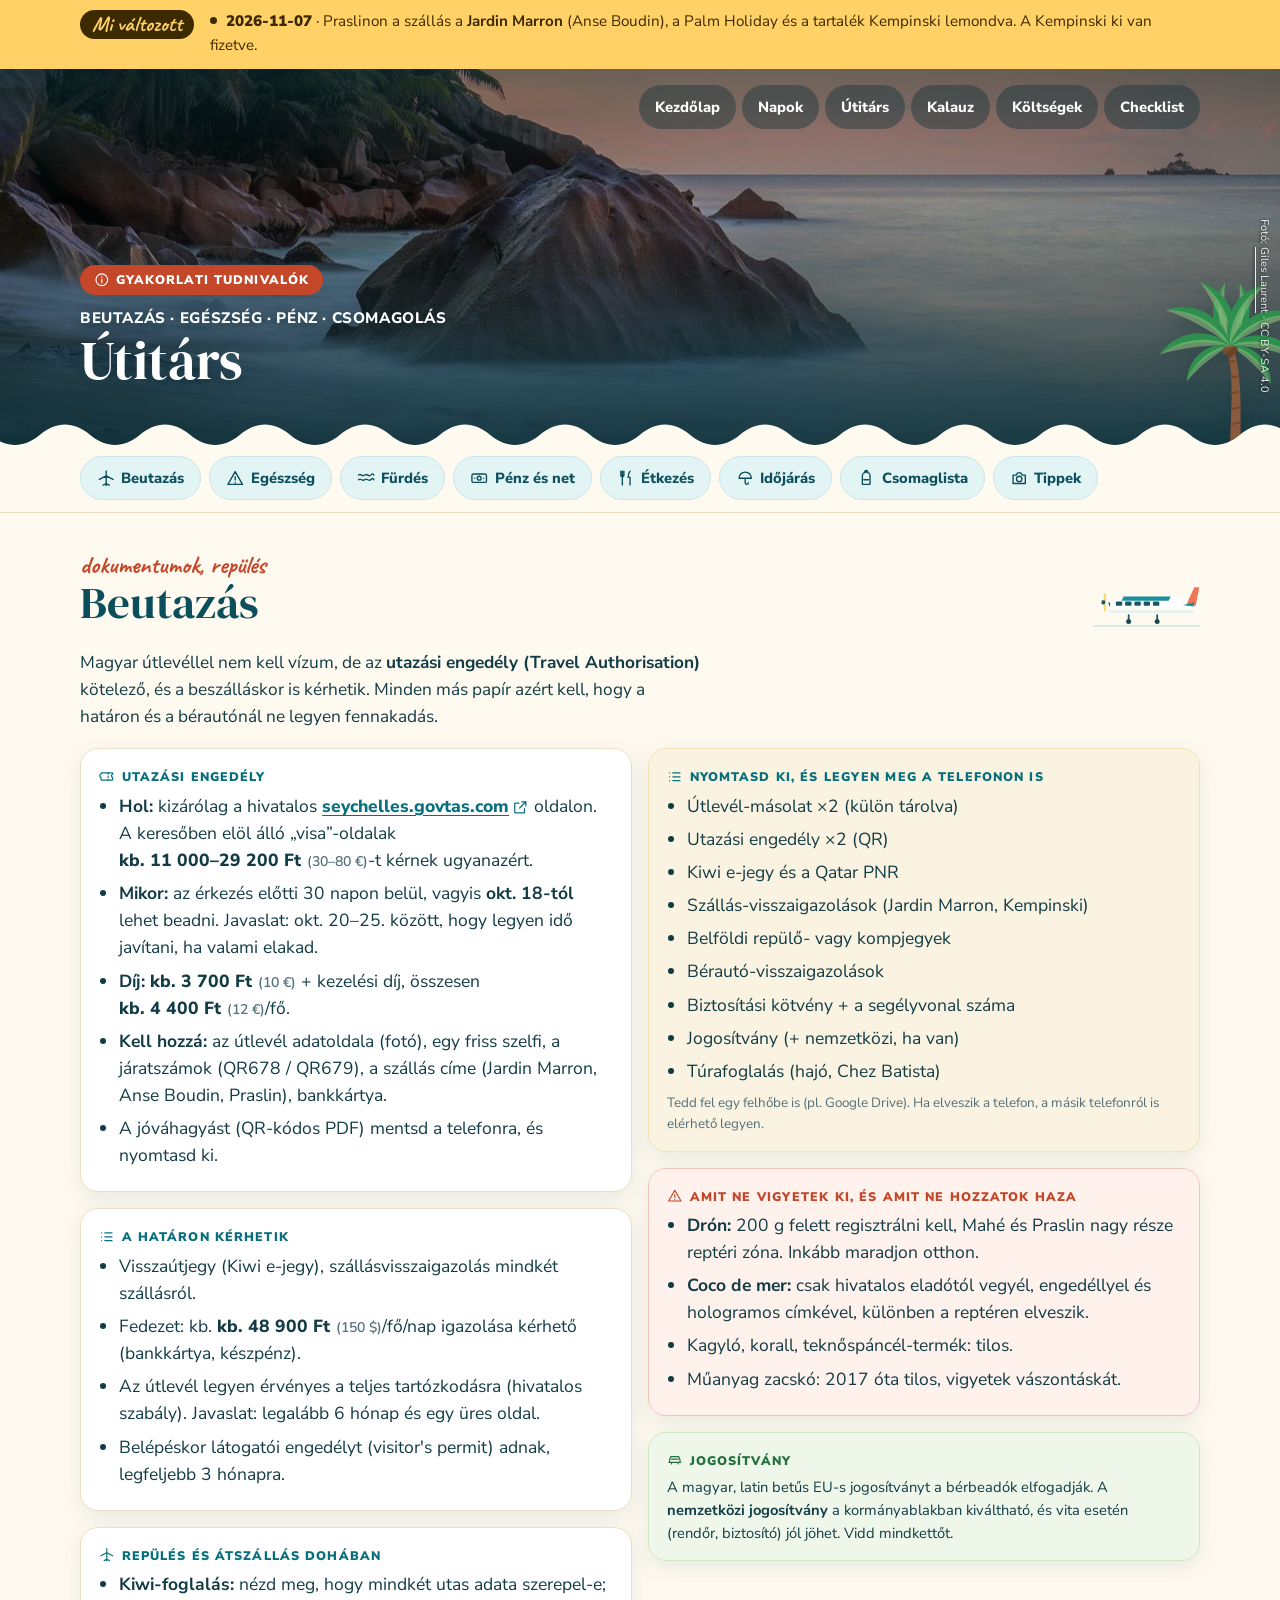
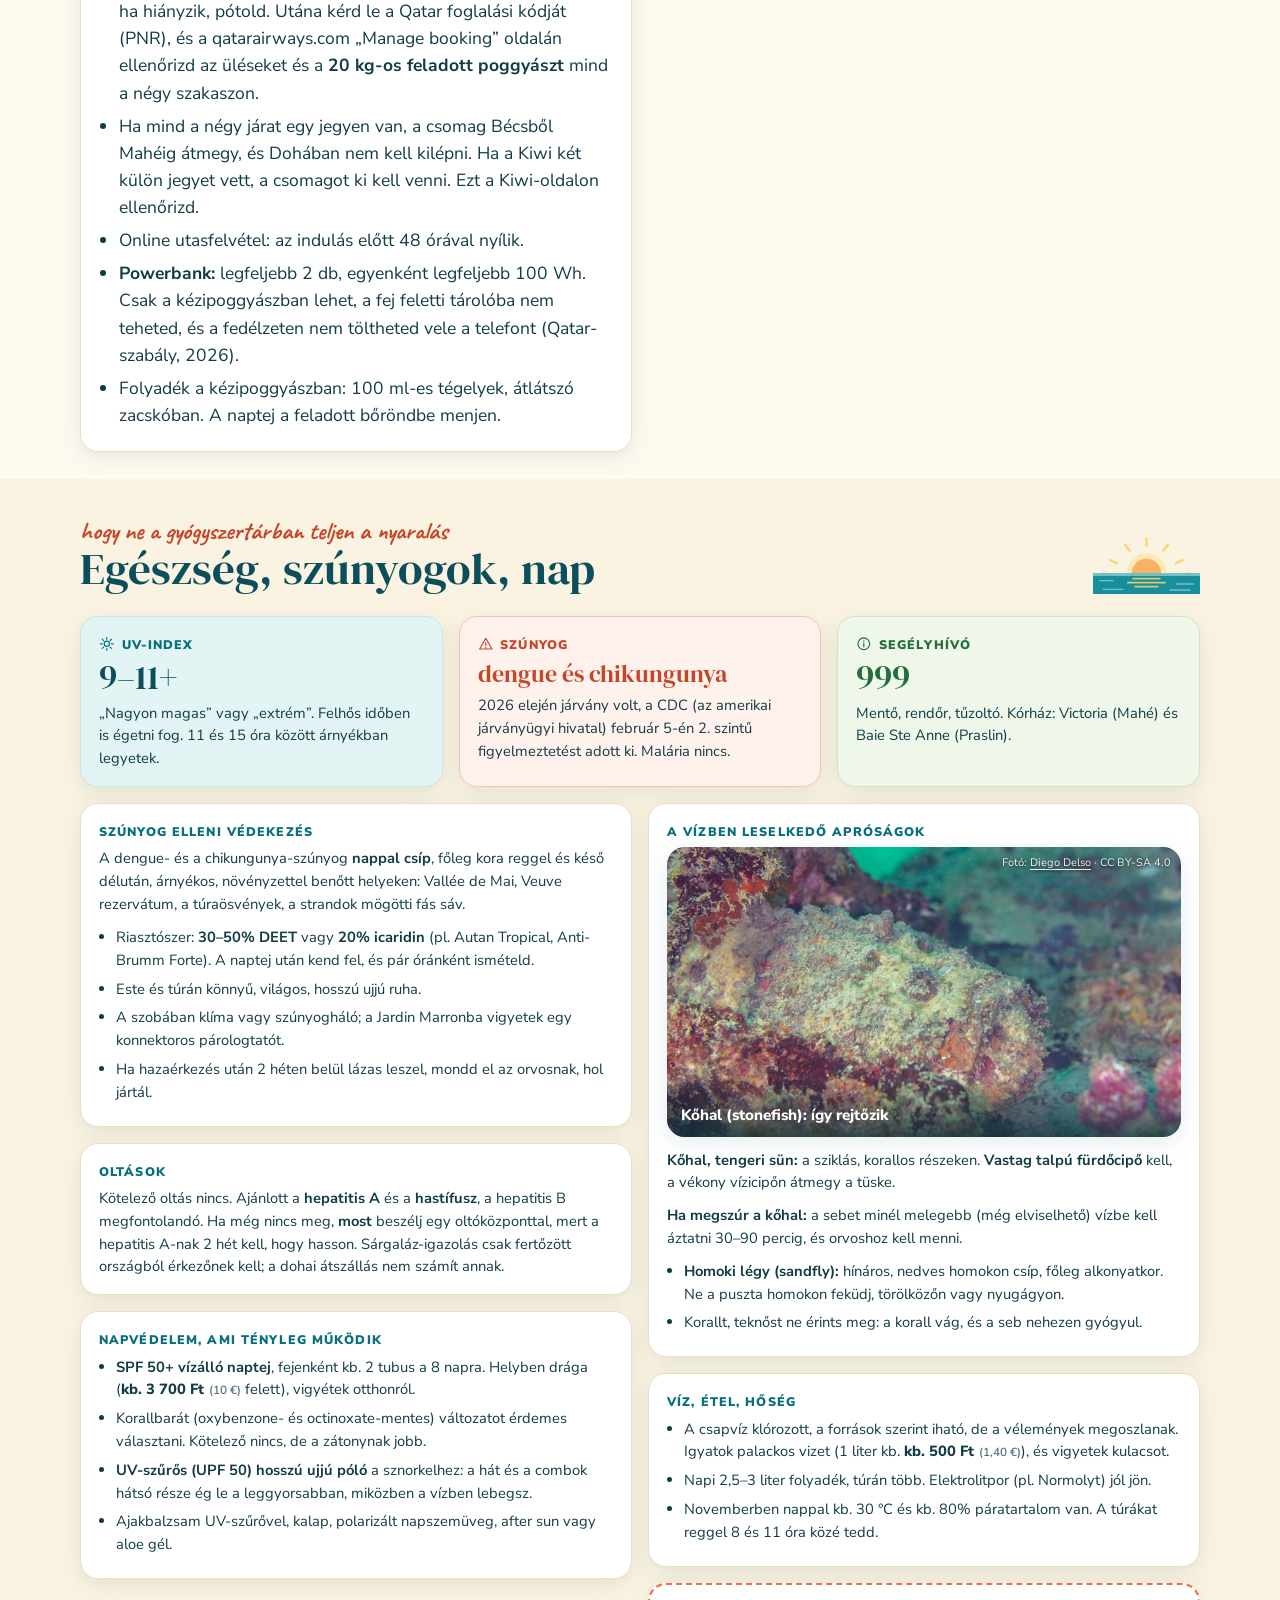
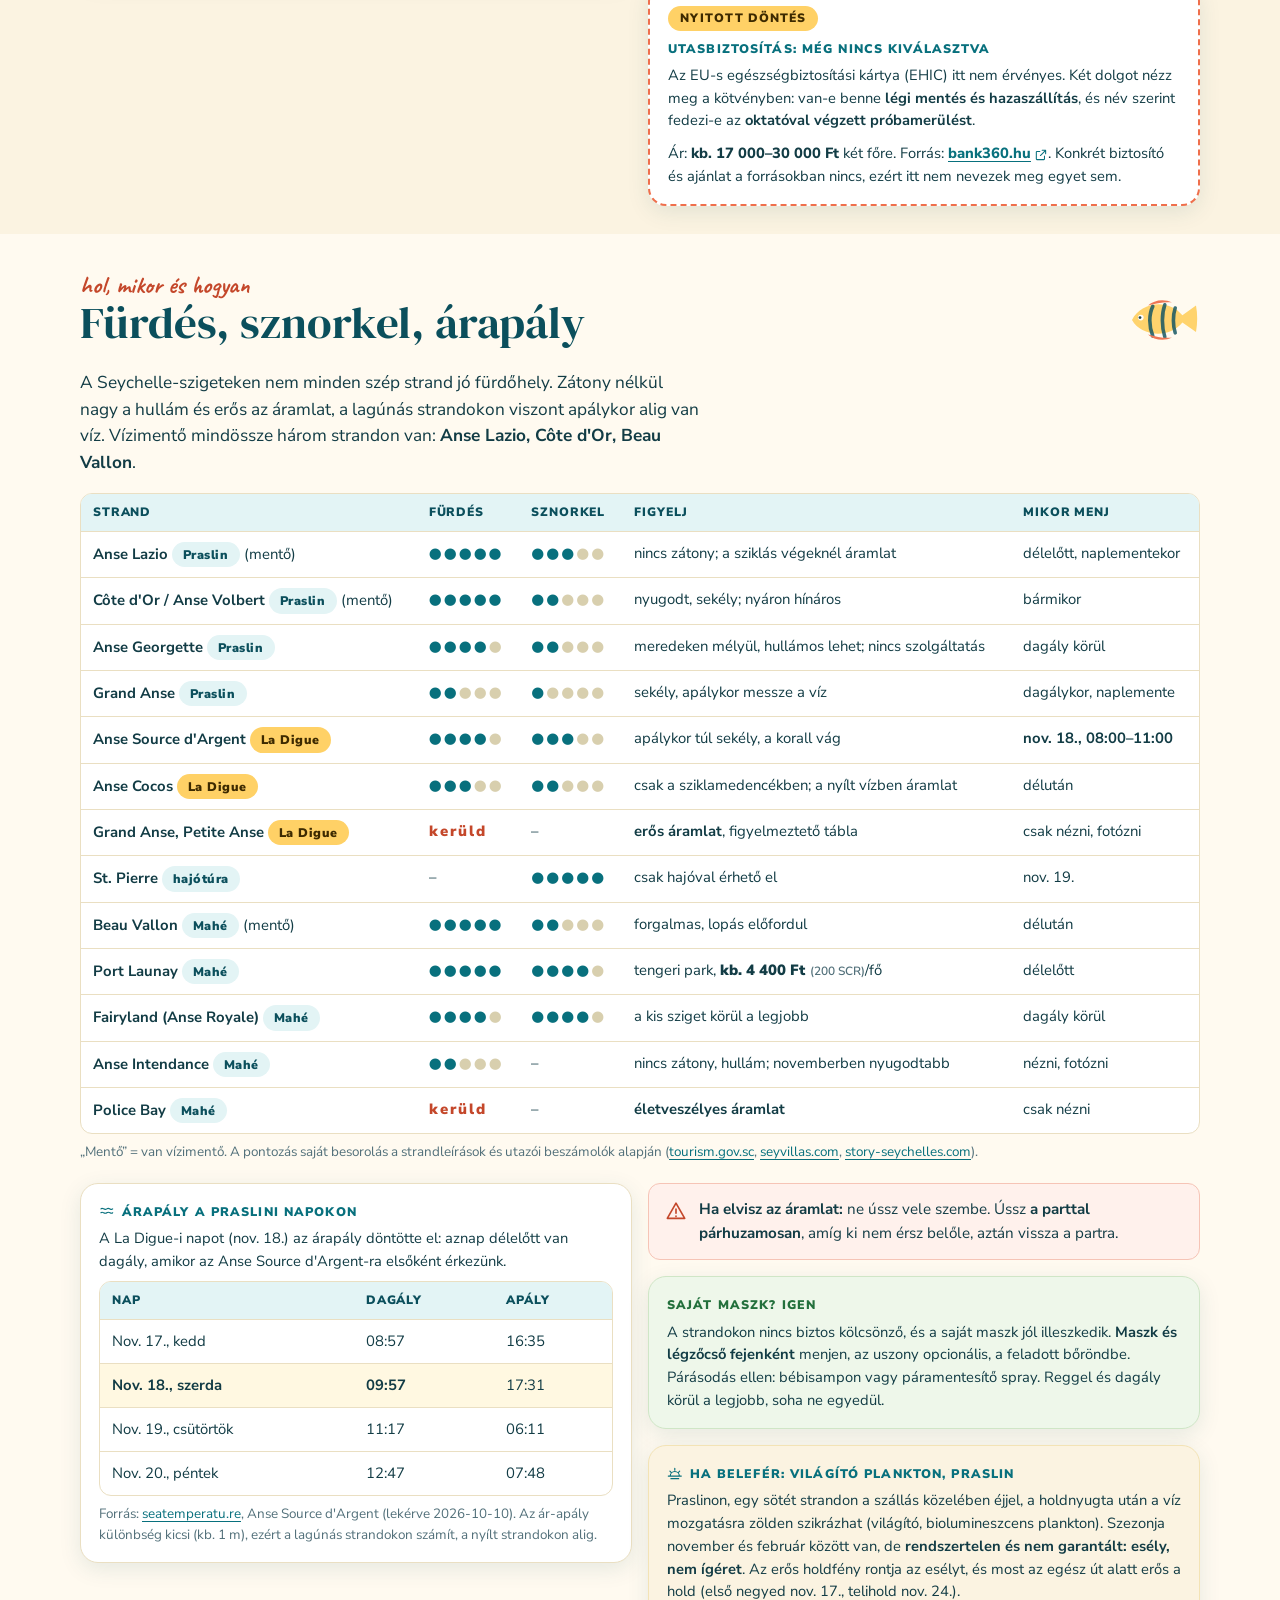
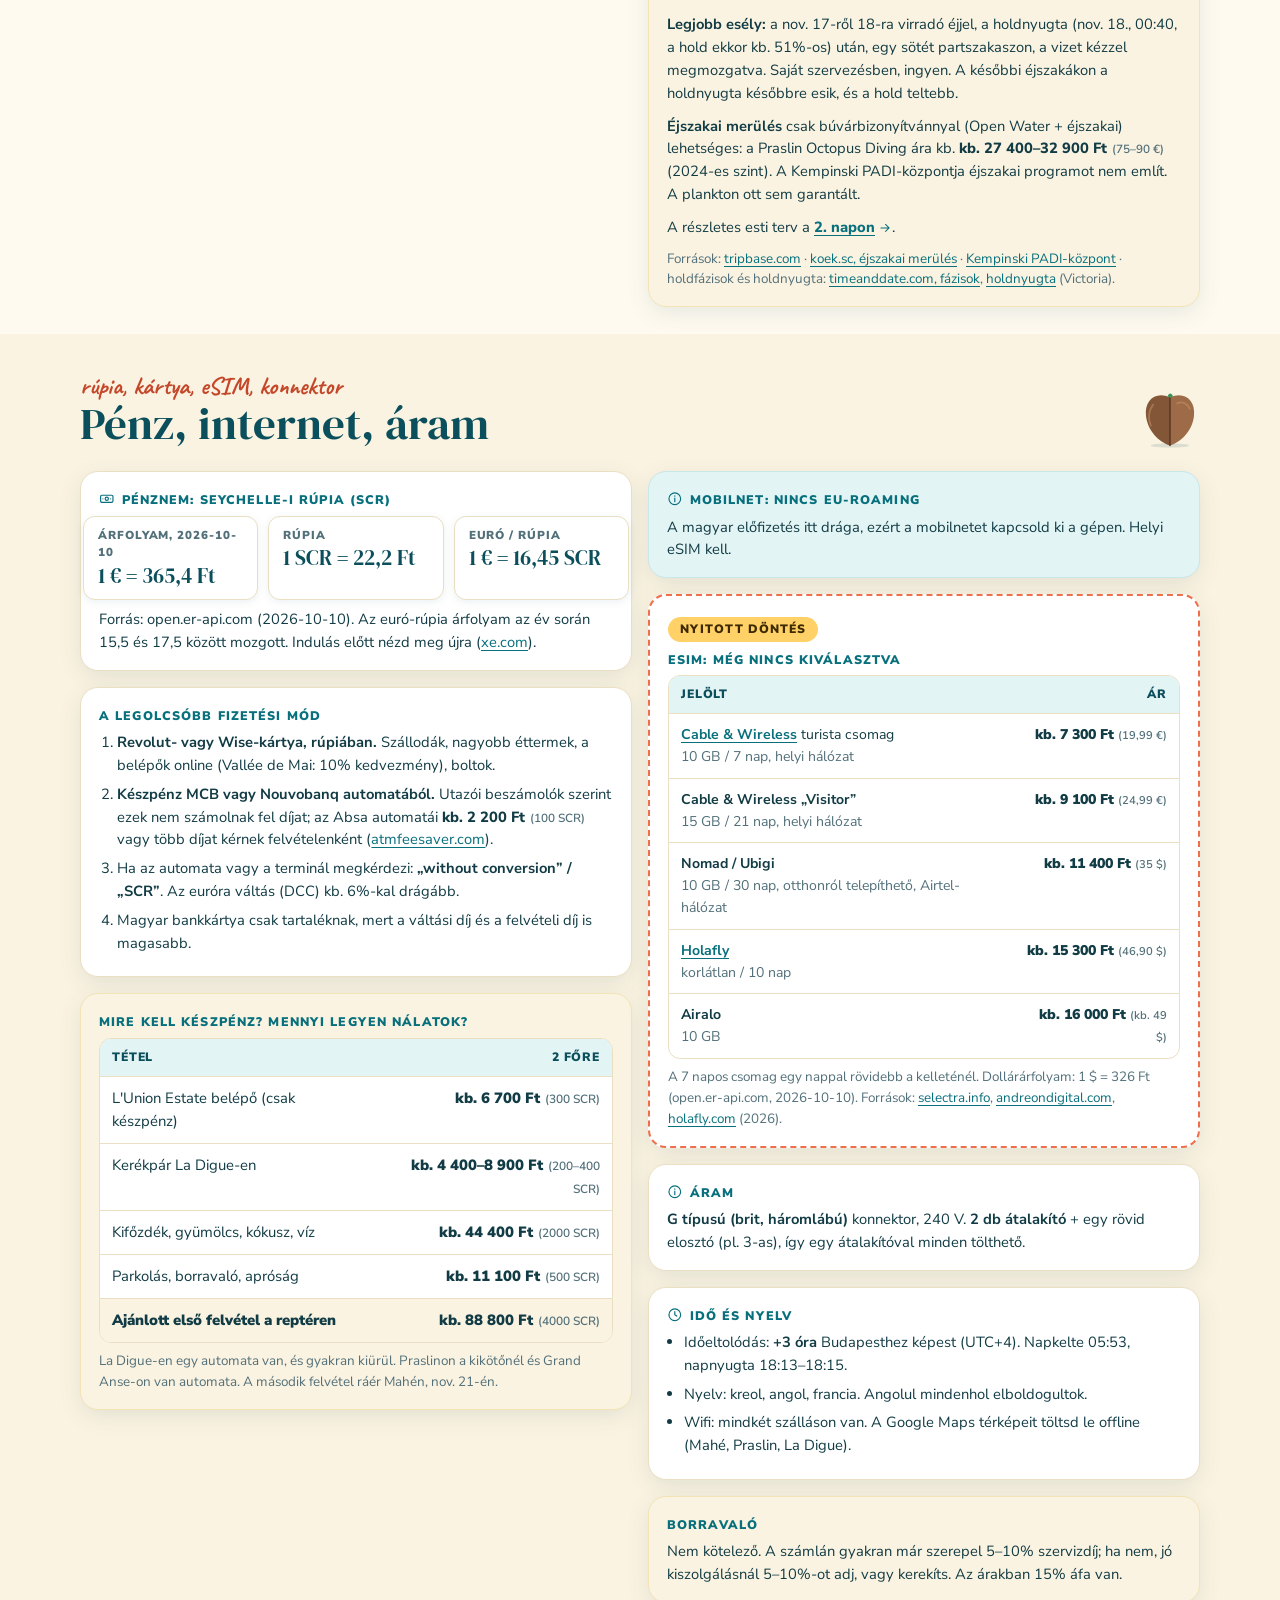
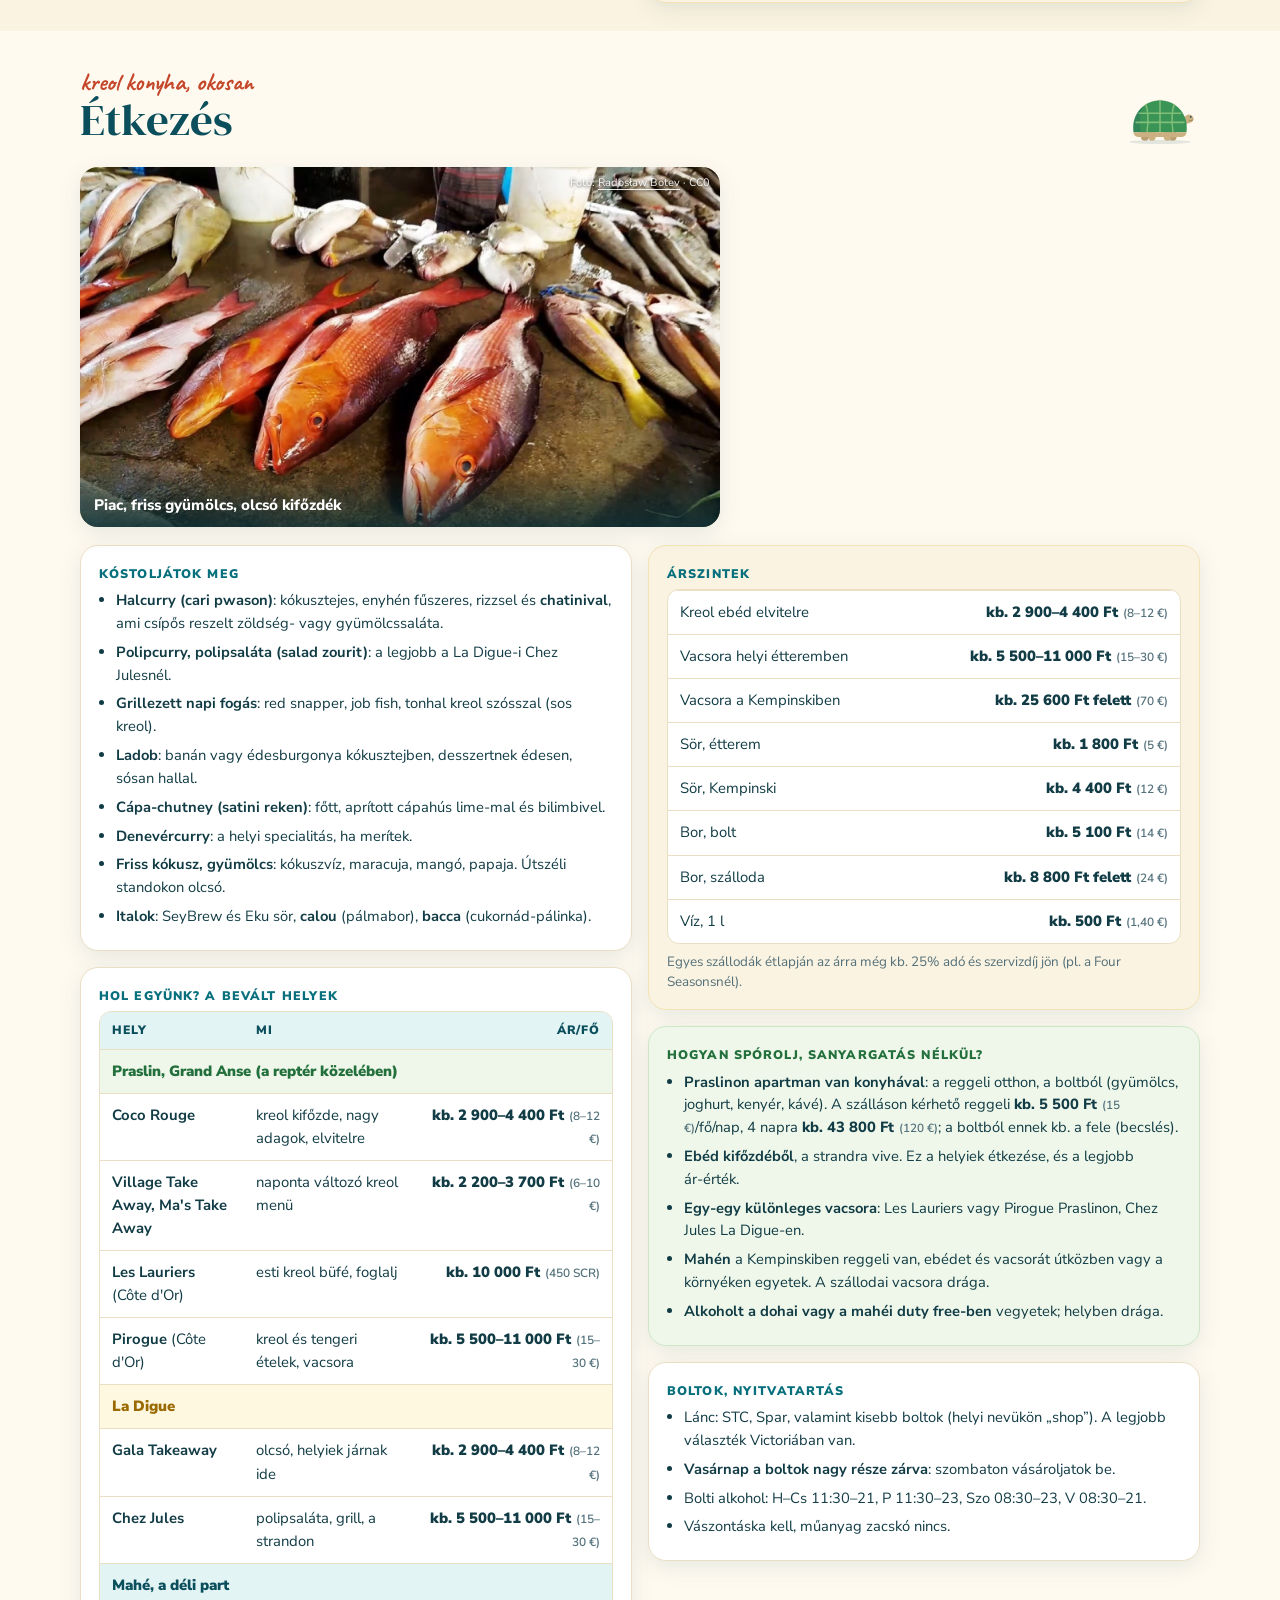
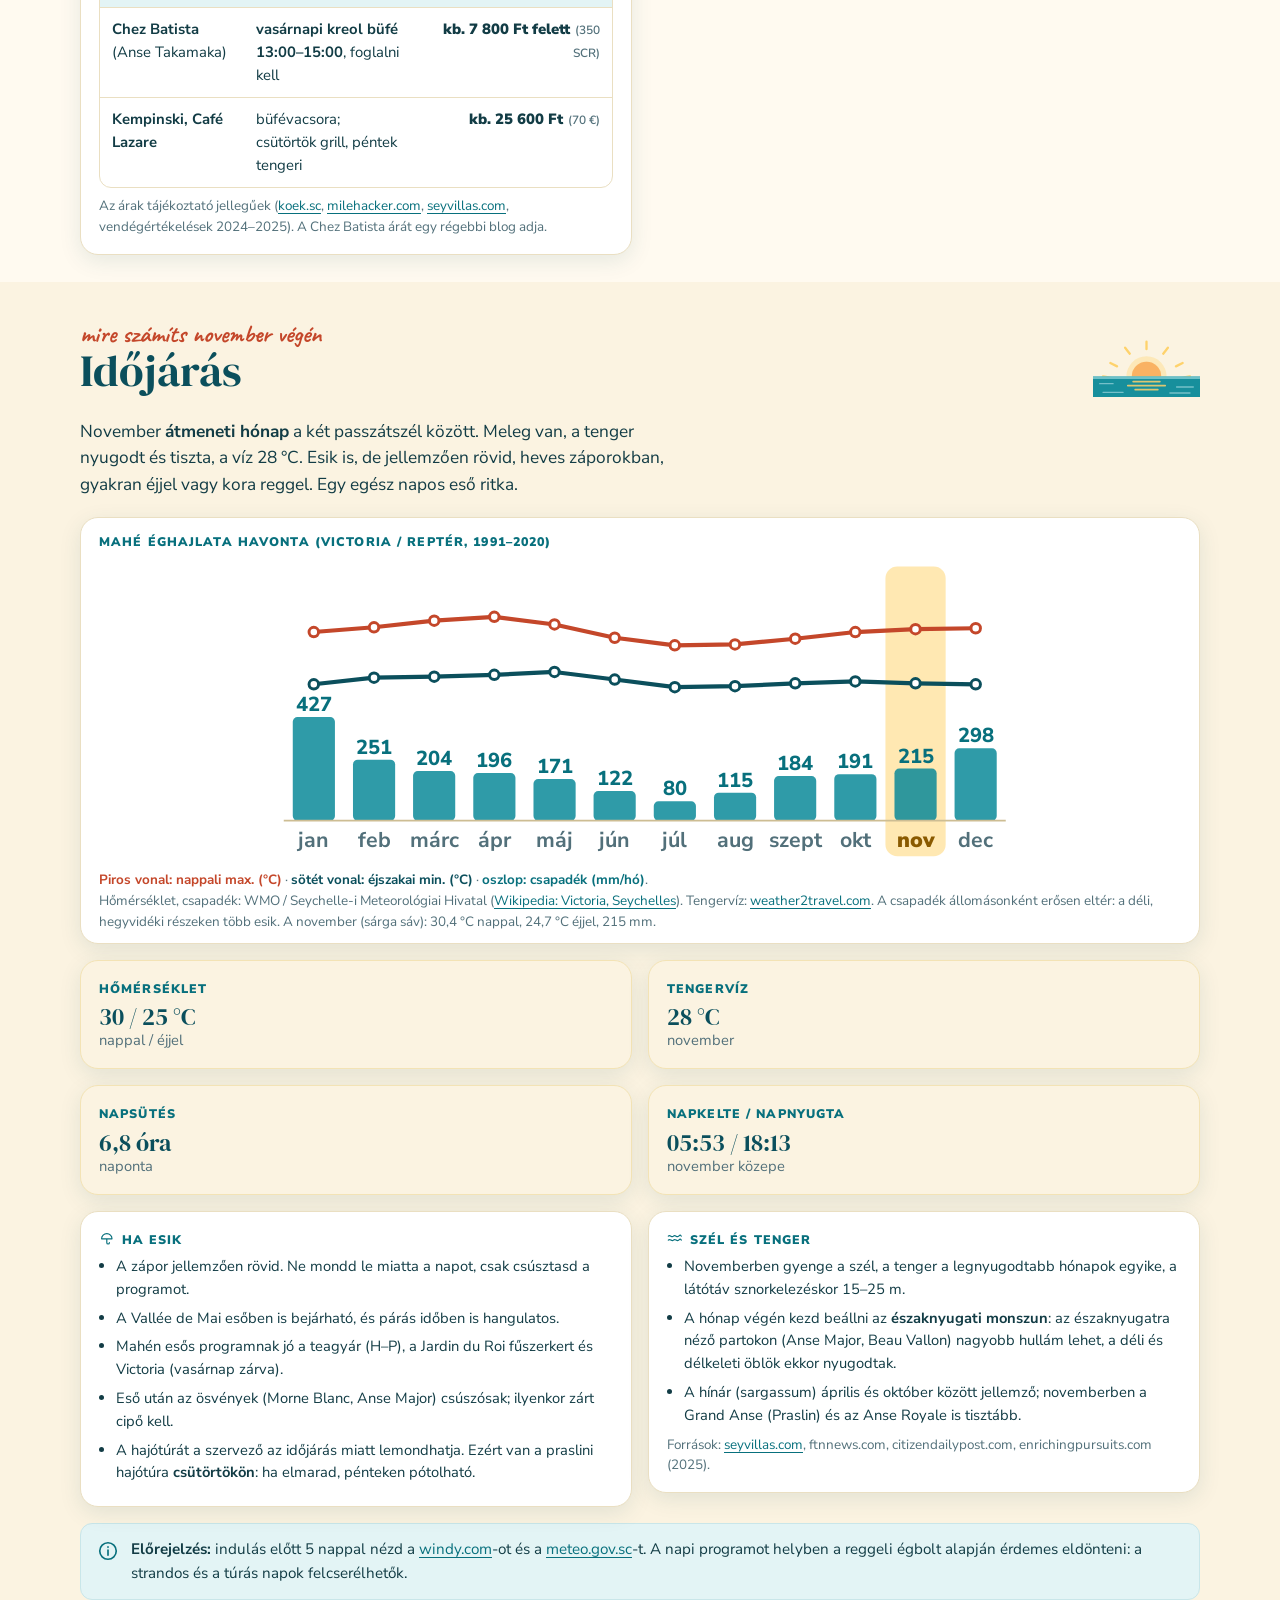
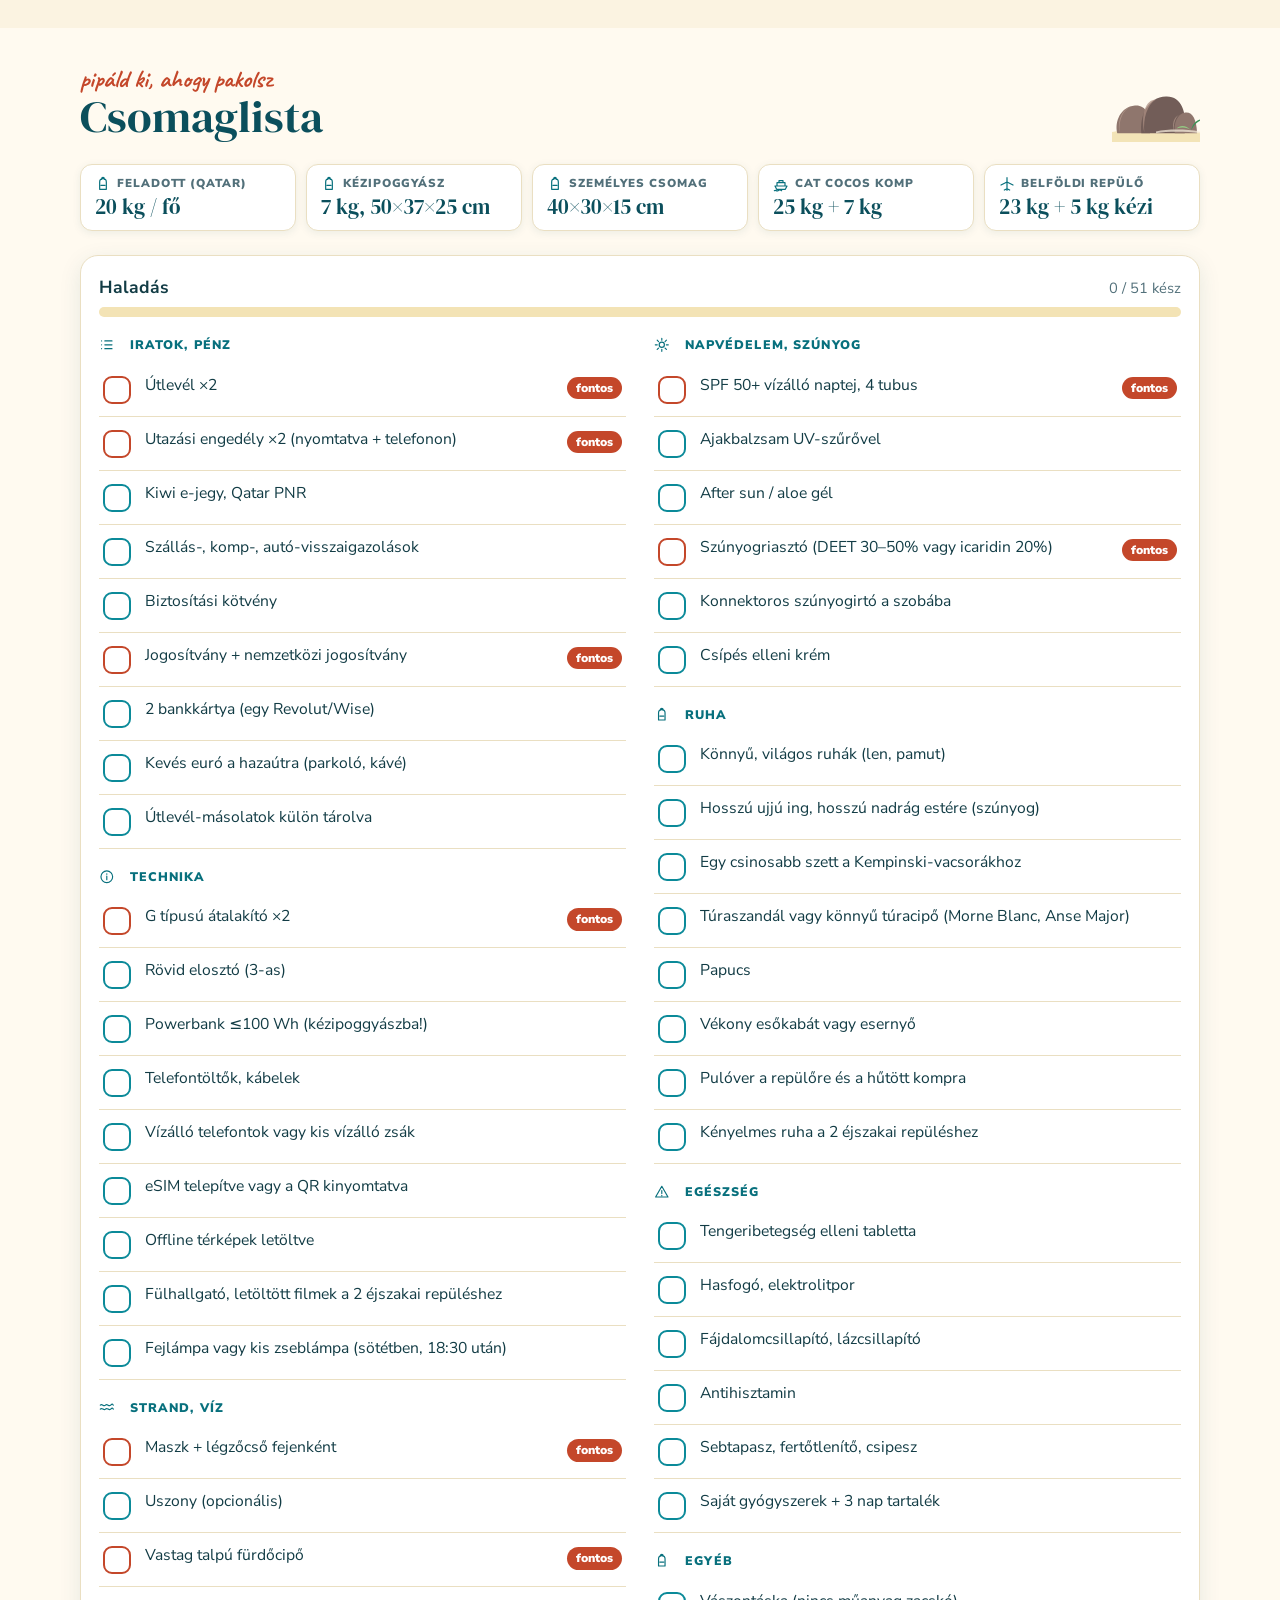
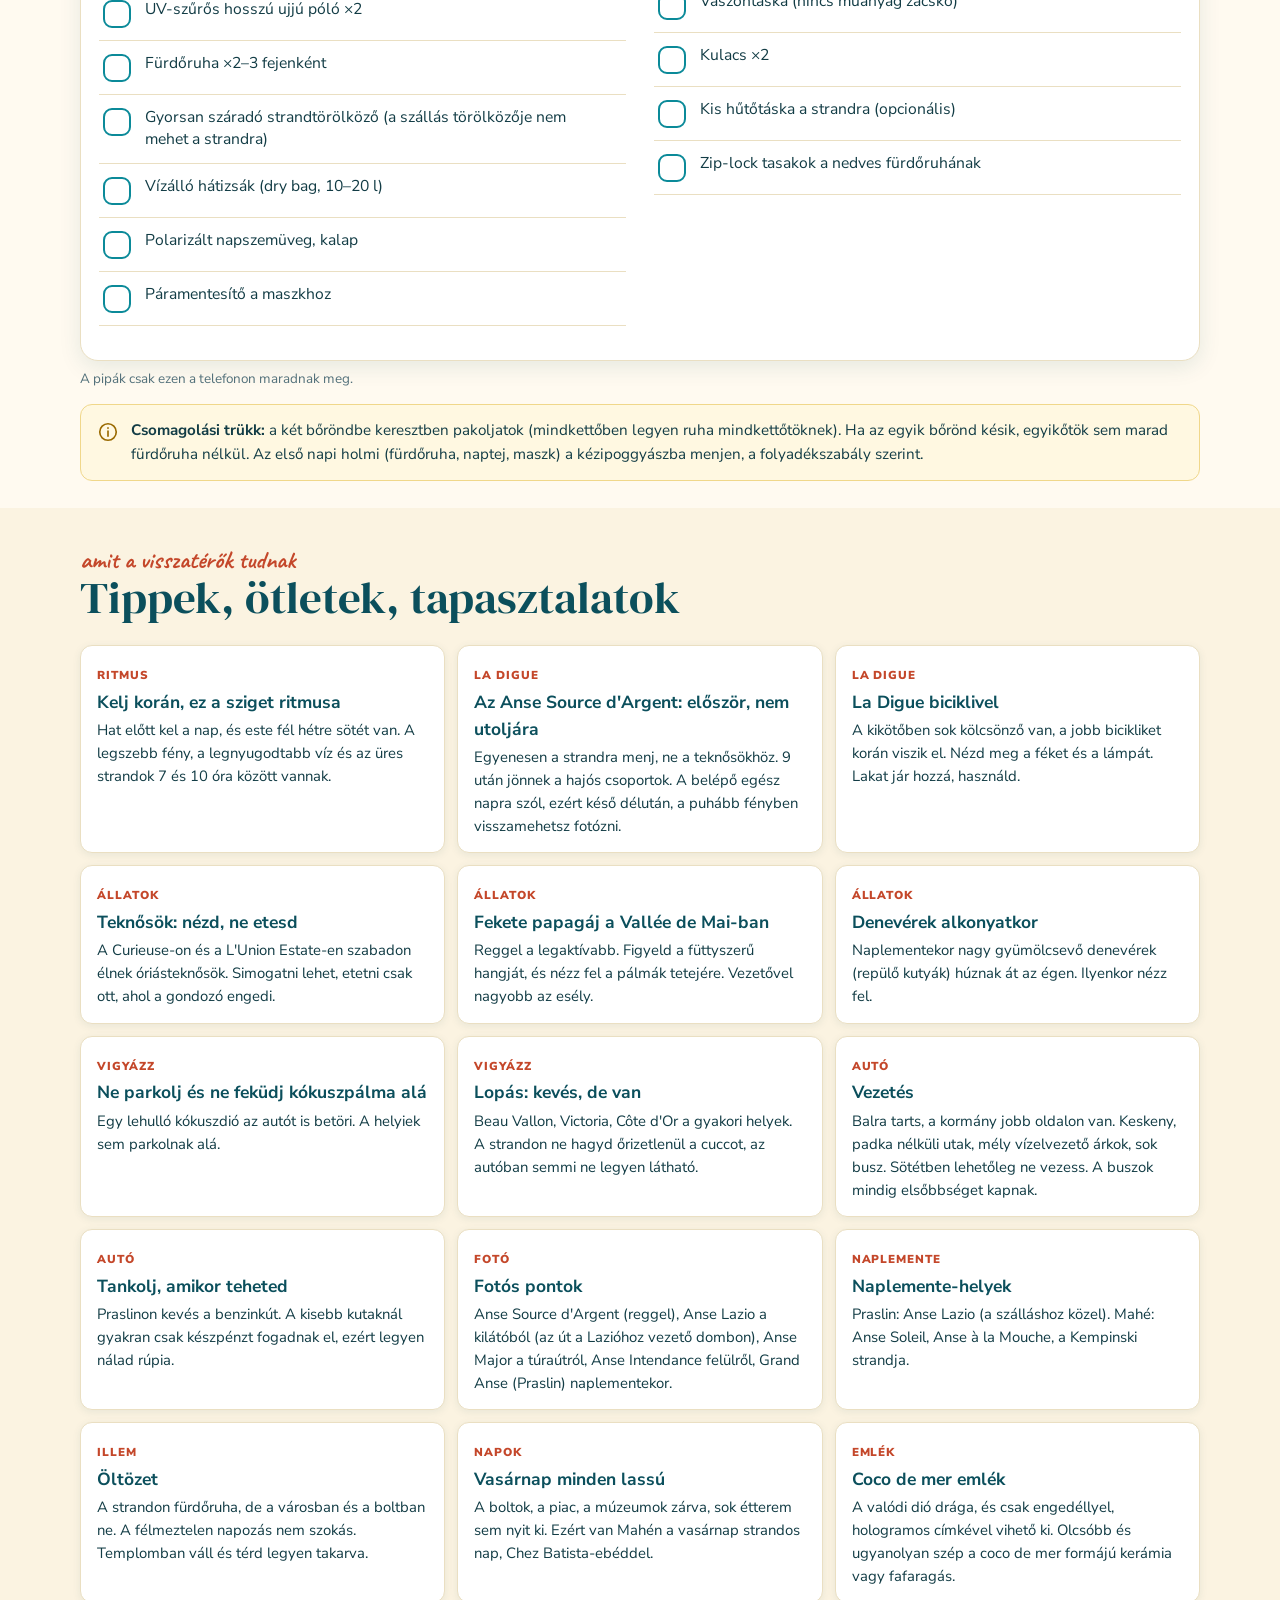
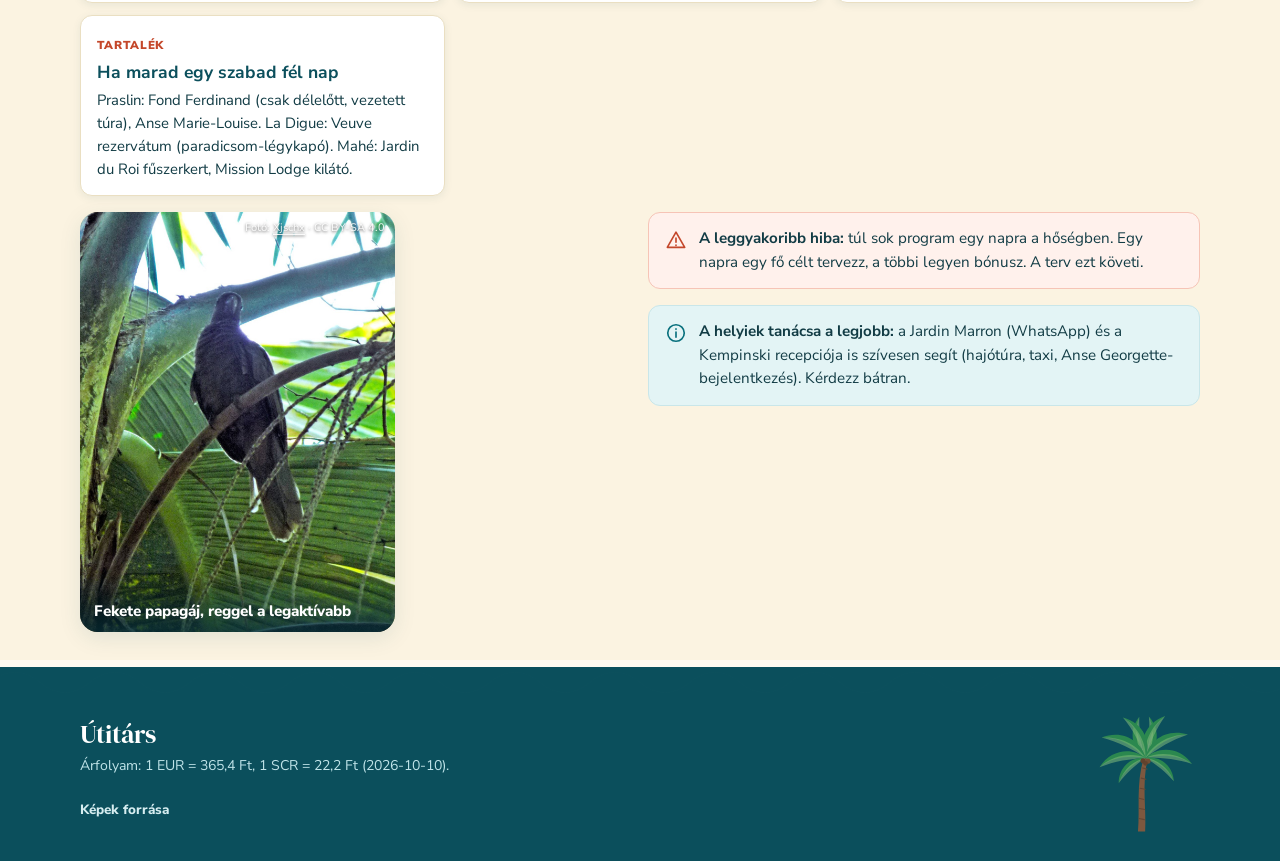
<file: utitars.html>
<!doctype html>
<html lang="hu">
<head>
<meta charset="utf-8">
<meta name="viewport" content="width=device-width,initial-scale=1,viewport-fit=cover">
<meta name="theme-color" content="#0b4f5c">
<meta name="robots" content="noindex, nofollow">
<meta name="rate-eur" content="365.4"><meta name="rate-scr" content="22.2"><meta name="rate-date" content="open.er-api.com, 2026-10-10">
<title>Útitárs: beutazás, egészség, pénz, csomaglista | Seychelle 2026</title>
<meta name="description" content="Gyakorlati tudnivalók a Seychelle-szigetekre: utazási engedély, egészség, fürdés, pénz és net, étkezés, időjárás, csomaglista, tippek.">
<link rel="preload" href="assets/fonts/DMSerifDisplay-Regular.woff" as="font" type="font/woff" crossorigin>
<link rel="stylesheet" href="assets/css/site.css">
<style>
/* page-local helpers for the info page (no changes to site.css) */
.dayhero.slim{min-height:min(44svh,380px)}
.pills{display:flex;gap:8px;overflow-x:auto;padding:6px 0 12px;margin:0;scrollbar-width:none;-webkit-overflow-scrolling:touch}
.pills::-webkit-scrollbar{display:none}
.pills a{flex:none;display:inline-flex;align-items:center;gap:6px;min-height:44px;padding:0 16px;border-radius:999px;background:var(--foam);color:var(--deep);font-weight:800;font-size:.92rem;text-decoration:none;border:1px solid #c9e6e9}
.pills a:hover{background:var(--sun);border-color:#e0b53c}
.pillbar{position:sticky;top:0;z-index:20;background:rgba(255,250,240,.94);backdrop-filter:blur(8px);border-bottom:1px solid var(--line)}
.sec[id]{scroll-margin-top:64px}
.g2,.g3{display:grid;gap:16px;align-items:start;grid-template-columns:minmax(0,1fr)}
.stack{display:grid;gap:16px;grid-template-columns:minmax(0,1fr)}
.g2>*,.g3>*,.stack>*{min-width:0}
@media(min-width:760px){.g2{grid-template-columns:minmax(0,1fr) minmax(0,1fr)}}
@media(min-width:1000px){.g3{grid-template-columns:repeat(3,minmax(0,1fr))}}
.card ul{margin:0 0 .4em;padding-left:1.15em}
.card li{margin-bottom:6px}
.card ul:last-child{margin-bottom:0}
.card ol{margin:0;padding-left:1.25em}
.card ol li{margin-bottom:6px}
.small{font-size:.92rem}
.muted{color:var(--muted)}
.note{font-size:.84rem;color:var(--muted);margin:8px 0 0}
.tw{overflow-x:auto;-webkit-overflow-scrolling:touch;border-radius:var(--r-s);border:1px solid var(--line);background:#fff}
table.tbl{width:100%;border-collapse:collapse;font-size:.93rem;min-width:520px}
.tbl th{background:var(--foam);color:var(--deep);text-align:left;font-size:.76rem;text-transform:uppercase;letter-spacing:.07em;padding:9px 12px;font-weight:900}
.tbl td{padding:10px 12px;border-top:1px solid var(--line);vertical-align:top}
.tbl td.r,.tbl th.r{text-align:right}
.tbl tr.grp td{background:#eef7ea;font-weight:900;color:var(--palm-d)}
.tbl tr.grp.sun td{background:#fff8e1;color:var(--sun-d)}
.tbl tr.grp.sea td{background:var(--foam);color:var(--deep)}
.tbl tr.tot td{font-weight:900;background:var(--sand)}
.tbl .ar-ft{font-weight:900}
.dots{letter-spacing:2px;color:var(--lagoon-d);white-space:nowrap}
.dots .off{color:#d8cfae}
.dots.no{color:var(--coral-d);font-weight:900}
.callout{display:flex;gap:12px;padding:14px 16px;border-radius:var(--r-s);background:#fff8e1;border:1px solid #f0d78a;align-items:flex-start}
.callout>.ic{flex:none;width:22px;height:22px;color:var(--sun-d);margin-top:2px}
.callout p{margin:0;font-size:.95rem}
.callout.warn{background:#fff1ec;border-color:#f6c4b6}.callout.warn>.ic{color:var(--coral-d)}
.callout.tip{background:var(--foam);border-color:#c9e6e9}.callout.tip>.ic{color:var(--lagoon-d)}
.stat3{display:grid;gap:16px}
@media(min-width:760px){.stat3{grid-template-columns:repeat(3,1fr)}}
.stat3 .v{font-family:var(--serif);font-size:2.1rem;line-height:1.05;color:var(--deep);margin:2px 0 6px}
.stat3 .v.c{color:var(--coral-d);font-size:1.5rem;line-height:1.15}
.stat3 .v.p{color:var(--palm-d)}
.tide>svg{max-width:760px;margin-inline:auto}
.tide .vt{font:800 17px var(--sans);fill:var(--lagoon-d)}
.tide .ax2{font:700 18px var(--sans);fill:var(--muted)}
.tide .tx2{font:800 18px var(--sans)}
.card p.small+p.small,.card p.small+ul,.card p.small+.note{margin-top:10px}
.tipgrid{display:grid;gap:12px}
@media(min-width:640px){.tipgrid{grid-template-columns:1fr 1fr}}
@media(min-width:1000px){.tipgrid{grid-template-columns:repeat(3,1fr)}}
.tipc{background:#fff;border:1px solid var(--line);border-radius:var(--r-s);padding:14px 16px;box-shadow:var(--shadow-s)}
.tipc b{display:block;color:var(--deep);margin-bottom:3px}
.tipc p{margin:0;font-size:.93rem}
.tipc .k{display:inline-block;font-size:.72rem;font-weight:900;letter-spacing:.08em;text-transform:uppercase;color:var(--coral-d);margin-bottom:4px}
.cl3{display:grid;gap:0 28px}
@media(min-width:900px){.cl3{grid-template-columns:1fr 1fr}}
.ph.wide{aspect-ratio:16/9}
.ph.tall{aspect-ratio:3/4;max-height:420px}
.opn{border:2px dashed var(--coral);background:#fff}
.opn .flag{display:inline-flex;gap:6px;align-items:center;font-size:.76rem;font-weight:900;letter-spacing:.09em;text-transform:uppercase;background:var(--sun);color:#3d2a00;border-radius:999px;padding:3px 12px;margin-bottom:8px}
</style>
<link rel="icon" href="assets/favicon.svg" type="image/svg+xml">
</head>
<body>
<div class="changed" role="status">
  <div class="wrap">
    <span class="tag">Mi változott</span>
    <ul><li><time datetime="2026-11-07">2026-11-07</time> · Praslinon a szállás a <b>Jardin Marron</b> (Anse Boudin), a Palm Holiday és a tartalék Kempinski lemondva. A Kempinski ki van fizetve.</li></ul>
  </div>
</div>

<header class="dayhero slim">
  <img class="bg" src="assets/img/sunset1.jpg" alt="Naplemente a tenger felett, pálmák sziluettjével" width="1600" height="1067" fetchpriority="high">
  <img class="palm" src="assets/ill/palm.svg" alt="">
  <a class="back" href="index.html"><svg class="ic" aria-hidden="true"><use href="assets/icons.svg#back"/></svg>Kezdőlap</a>
  <nav class="topnav" aria-label="Fő menü"><a href="index.html">Kezdőlap</a><a href="index.html#napok">Napok</a><a href="utitars.html">Útitárs</a><a href="kalauz.html">Kalauz</a><a href="koltsegek.html">Költségek</a><a href="checklist.html">Checklist</a></nav>
  <div class="wrap">
    <span class="badge"><svg class="ic" aria-hidden="true"><use href="assets/icons.svg#info"/></svg>GYAKORLATI TUDNIVALÓK</span>
    <div class="row">
      <div><div class="lbl">BEUTAZÁS · EGÉSZSÉG · PÉNZ · CSOMAGOLÁS</div><h1>Útitárs</h1></div>
    </div>
  </div>
  <div class="credit">Fotó: <a href="https://commons.wikimedia.org/wiki/File:198_Granite_rock_in_La_Digue_Island_at_sunset_Photo_by_Giles_Laurent.jpg" target="_blank" rel="noopener">Giles Laurent</a> · CC BY-SA 4.0</div>
</header>
<div class="wave" aria-hidden="true"></div>

<div class="pillbar">
  <div class="wrap">
    <nav class="pills" aria-label="Ezen az oldalon">
      <a href="#beutazas"><svg class="ic" aria-hidden="true"><use href="assets/icons.svg#plane"/></svg>Beutazás</a>
      <a href="#egeszseg"><svg class="ic" aria-hidden="true"><use href="assets/icons.svg#alert"/></svg>Egészség</a>
      <a href="#furdes"><svg class="ic" aria-hidden="true"><use href="assets/icons.svg#wave"/></svg>Fürdés</a>
      <a href="#penz-net"><svg class="ic" aria-hidden="true"><use href="assets/icons.svg#cash"/></svg>Pénz és net</a>
      <a href="#etkezes"><svg class="ic" aria-hidden="true"><use href="assets/icons.svg#fork"/></svg>Étkezés</a>
      <a href="#idojaras"><svg class="ic" aria-hidden="true"><use href="assets/icons.svg#rain"/></svg>Időjárás</a>
      <a href="#csomag"><svg class="ic" aria-hidden="true"><use href="assets/icons.svg#bag"/></svg>Csomaglista</a>
      <a href="#tippek"><svg class="ic" aria-hidden="true"><use href="assets/icons.svg#camera"/></svg>Tippek</a>
    </nav>
  </div>
</div>

<main>

<!-- ===================== BEUTAZÁS ===================== -->
<section class="sec" id="beutazas">
  <div class="wrap">
    <div class="sec-head">
      <div><div class="kick">dokumentumok, repülés</div><h2>Beutazás</h2></div>
      <img class="deco" src="assets/ill/twinotter.svg" alt="" style="height:50px">
    </div>
    <p class="lead">Magyar útlevéllel nem kell vízum, de az <b>utazási engedély (Travel Authorisation)</b> kötelező, és a beszálláskor is kérhetik. Minden más papír azért kell, hogy a határon és a bérautónál ne legyen fennakadás.</p>

    <div class="g2" style="margin-top:18px">
      <div class="stack">
        <div class="card">
          <h4><svg class="ic" aria-hidden="true"><use href="assets/icons.svg#ticket"/></svg>Utazási engedély</h4>
          <ul>
            <li><b>Hol:</b> kizárólag a hivatalos <a class="lnk" href="https://seychelles.govtas.com" target="_blank" rel="noopener">seychelles.govtas.com<svg class="ic" aria-hidden="true"><use href="assets/icons.svg#ext"/></svg></a> oldalon. A keresőben elöl álló „visa”-oldalak <span class="ar"><span class="ar-ft">kb. 11 000–29 200 Ft</span><span class="ar-eredeti">30–80 €</span></span>-t kérnek ugyanazért.</li>
            <li><b>Mikor:</b> az érkezés előtti 30 napon belül, vagyis <b>okt. 18-tól</b> lehet beadni. Javaslat: okt. 20–25. között, hogy legyen idő javítani, ha valami elakad.</li>
            <li><b>Díj:</b> <span class="ar"><span class="ar-ft">kb. 3 700 Ft</span><span class="ar-eredeti">10 €</span></span> + kezelési díj, összesen <span class="ar"><span class="ar-ft">kb. 4 400 Ft</span><span class="ar-eredeti">12 €</span></span>/fő.</li>
            <li><b>Kell hozzá:</b> az útlevél adatoldala (fotó), egy friss szelfi, a járatszámok (QR678 / QR679), a szállás címe (Jardin Marron, Anse Boudin, Praslin), bankkártya.</li>
            <li>A jóváhagyást (QR-kódos PDF) mentsd a telefonra, és nyomtasd ki.</li>
          </ul>
        </div>
        <div class="card">
          <h4><svg class="ic" aria-hidden="true"><use href="assets/icons.svg#list"/></svg>A határon kérhetik</h4>
          <ul>
            <li>Visszaútjegy (Kiwi e-jegy), szállásvisszaigazolás mindkét szállásról.</li>
            <li>Fedezet: kb. <span class="ar"><span class="ar-ft">kb. 48 900 Ft</span><span class="ar-eredeti">150 $</span></span>/fő/nap igazolása kérhető (bankkártya, készpénz).</li>
            <li>Az útlevél legyen érvényes a teljes tartózkodásra (hivatalos szabály). Javaslat: legalább 6 hónap és egy üres oldal.</li>
            <li>Belépéskor látogatói engedélyt (visitor's permit) adnak, legfeljebb 3 hónapra.</li>
          </ul>
        </div>
        <div class="card">
          <h4><svg class="ic" aria-hidden="true"><use href="assets/icons.svg#plane"/></svg>Repülés és átszállás Dohában</h4>
          <ul>
            <li><b>Kiwi-foglalás:</b> nézd meg, hogy mindkét utas adata szerepel-e; ha hiányzik, pótold. Utána kérd le a Qatar foglalási kódját (PNR), és a qatarairways.com „Manage booking” oldalán ellenőrizd az üléseket és a <b>20 kg-os feladott poggyászt</b> mind a négy szakaszon.</li>
            <li>Ha mind a négy járat egy jegyen van, a csomag Bécsből Mahéig átmegy, és Dohában nem kell kilépni. Ha a Kiwi két külön jegyet vett, a csomagot ki kell venni. Ezt a Kiwi-oldalon ellenőrizd.</li>
            <li>Online utasfelvétel: az indulás előtt 48 órával nyílik.</li>
            <li><b>Powerbank:</b> legfeljebb 2 db, egyenként legfeljebb 100 Wh. Csak a kézipoggyászban lehet, a fej feletti tárolóba nem teheted, és a fedélzeten nem töltheted vele a telefont (Qatar-szabály, 2026).</li>
            <li>Folyadék a kézipoggyászban: 100 ml-es tégelyek, átlátszó zacskóban. A naptej a feladott bőröndbe menjen.</li>
          </ul>
        </div>
      </div>
      <div class="stack">
        <div class="card warm">
          <h4><svg class="ic" aria-hidden="true"><use href="assets/icons.svg#list"/></svg>Nyomtasd ki, és legyen meg a telefonon is</h4>
          <ul>
            <li>Útlevél-másolat ×2 (külön tárolva)</li>
            <li>Utazási engedély ×2 (QR)</li>
            <li>Kiwi e-jegy és a Qatar PNR</li>
            <li>Szállás-visszaigazolások (Jardin Marron, Kempinski)</li>
            <li>Belföldi repülő- vagy kompjegyek</li>
            <li>Bérautó-visszaigazolások</li>
            <li>Biztosítási kötvény + a segélyvonal száma</li>
            <li>Jogosítvány (+ nemzetközi, ha van)</li>
            <li>Túrafoglalás (hajó, Chez Batista)</li>
          </ul>
          <p class="note">Tedd fel egy felhőbe is (pl. Google Drive). Ha elveszik a telefon, a másik telefonról is elérhető legyen.</p>
        </div>
        <div class="card crit">
          <h4><svg class="ic" aria-hidden="true"><use href="assets/icons.svg#alert"/></svg>Amit ne vigyetek ki, és amit ne hozzatok haza</h4>
          <ul>
            <li><b>Drón:</b> 200 g felett regisztrálni kell, Mahé és Praslin nagy része reptéri zóna. Inkább maradjon otthon.</li>
            <li><b>Coco de mer:</b> csak hivatalos eladótól vegyél, engedéllyel és hologramos címkével, különben a reptéren elveszik.</li>
            <li>Kagyló, korall, teknőspáncél-termék: tilos.</li>
            <li>Műanyag zacskó: 2017 óta tilos, vigyetek vászontáskát.</li>
          </ul>
        </div>
        <div class="card go">
          <h4><svg class="ic" aria-hidden="true"><use href="assets/icons.svg#car"/></svg>Jogosítvány</h4>
          <p class="small">A magyar, latin betűs EU-s jogosítványt a bérbeadók elfogadják. A <b>nemzetközi jogosítvány</b> a kormányablakban kiváltható, és vita esetén (rendőr, biztosító) jól jöhet. Vidd mindkettőt.</p>
        </div>
      </div>
    </div>
  </div>
</section>

<!-- ===================== EGÉSZSÉG ===================== -->
<section class="sec sand" id="egeszseg" style="margin-top:-1px">
  <div class="wrap">
    <div class="sec-head">
      <div><div class="kick">hogy ne a gyógyszertárban teljen a nyaralás</div><h2>Egészség, szúnyogok, nap</h2></div>
      <img class="deco" src="assets/ill/sun.svg" alt="" style="height:60px">
    </div>

    <div class="stat3">
      <div class="card tint"><h4><svg class="ic" aria-hidden="true"><use href="assets/icons.svg#sun"/></svg>UV-index</h4><div class="v">9–11+</div><p class="small">„Nagyon magas” vagy „extrém”. Felhős időben is égetni fog. 11 és 15 óra között árnyékban legyetek.</p></div>
      <div class="card crit"><h4><svg class="ic" aria-hidden="true"><use href="assets/icons.svg#alert"/></svg>Szúnyog</h4><div class="v c">dengue és chikungunya</div><p class="small">2026 elején járvány volt, a CDC (az amerikai járványügyi hivatal) február 5-én 2. szintű figyelmeztetést adott ki. Malária nincs.</p></div>
      <div class="card go"><h4><svg class="ic" aria-hidden="true"><use href="assets/icons.svg#info"/></svg>Segélyhívó</h4><div class="v p">999</div><p class="small">Mentő, rendőr, tűzoltó. Kórház: Victoria (Mahé) és Baie Ste Anne (Praslin).</p></div>
    </div>

    <div class="g2" style="margin-top:16px">
      <div class="stack">
        <div class="card">
          <h4>Szúnyog elleni védekezés</h4>
          <p class="small">A dengue- és a chikungunya-szúnyog <b>nappal csíp</b>, főleg kora reggel és késő délután, árnyékos, növényzettel benőtt helyeken: Vallée de Mai, Veuve rezervátum, a túraösvények, a strandok mögötti fás sáv.</p>
          <ul class="small">
            <li>Riasztószer: <b>30–50% DEET</b> vagy <b>20% icaridin</b> (pl. Autan Tropical, Anti-Brumm Forte). A naptej után kend fel, és pár óránként ismételd.</li>
            <li>Este és túrán könnyű, világos, hosszú ujjú ruha.</li>
            <li>A szobában klíma vagy szúnyogháló; a Jardin Marronba vigyetek egy konnektoros párologtatót.</li>
            <li>Ha hazaérkezés után 2 héten belül lázas leszel, mondd el az orvosnak, hol jártál.</li>
          </ul>
        </div>
        <div class="card">
          <h4>Oltások</h4>
          <p class="small">Kötelező oltás nincs. Ajánlott a <b>hepatitis A</b> és a <b>hastífusz</b>, a hepatitis B megfontolandó. Ha még nincs meg, <b>most</b> beszélj egy oltóközponttal, mert a hepatitis A-nak 2 hét kell, hogy hasson. Sárgaláz-igazolás csak fertőzött országból érkezőnek kell; a dohai átszállás nem számít annak.</p>
        </div>
        <div class="card">
          <h4>Napvédelem, ami tényleg működik</h4>
          <ul class="small">
            <li><b>SPF 50+ vízálló naptej</b>, fejenként kb. 2 tubus a 8 napra. Helyben drága (<span class="ar"><span class="ar-ft">kb. 3 700 Ft</span><span class="ar-eredeti">10 €</span></span> felett), vigyétek otthonról.</li>
            <li>Korallbarát (oxybenzone- és octinoxate-mentes) változatot érdemes választani. Kötelező nincs, de a zátonynak jobb.</li>
            <li><b>UV-szűrős (UPF 50) hosszú ujjú póló</b> a sznorkelhez: a hát és a combok hátsó része ég le a leggyorsabban, miközben a vízben lebegsz.</li>
            <li>Ajakbalzsam UV-szűrővel, kalap, polarizált napszemüveg, after sun vagy aloe gél.</li>
          </ul>
        </div>
      </div>
      <div class="stack">
        <div class="card">
          <h4>A vízben leselkedő apróságok</h4>
          <figure class="ph wide" style="margin:0 0 12px"><img src="assets/img/stonefish1.jpg" alt="Kőhal a tengerfenéken, alig látszik a kövektől" width="1600" height="1066" loading="lazy"><figcaption class="cap">Kőhal (stonefish): így rejtőzik</figcaption><span class="credit">Fotó: <a href="https://commons.wikimedia.org/wiki/File:Pez_piedra_de_arrecife_(Synanceia_verrucosa),_Mah%C3%A9,_Seychelles,_2025-09-08,_DD_222.jpg" target="_blank" rel="noopener">Diego Delso</a> · CC BY-SA 4.0</span></figure>
          <p class="small"><b>Kőhal, tengeri sün:</b> a sziklás, korallos részeken. <b>Vastag talpú fürdőcipő</b> kell, a vékony vízicipőn átmegy a tüske.</p>
          <p class="small"><b>Ha megszúr a kőhal:</b> a sebet minél melegebb (még elviselhető) vízbe kell áztatni 30–90 percig, és orvoshoz kell menni.</p>
          <ul class="small">
            <li><b>Homoki légy (sandfly):</b> hínáros, nedves homokon csíp, főleg alkonyatkor. Ne a puszta homokon feküdj, törölközőn vagy nyugágyon.</li>
            <li>Korallt, teknőst ne érints meg: a korall vág, és a seb nehezen gyógyul.</li>
          </ul>
        </div>
        <div class="card">
          <h4>Víz, étel, hőség</h4>
          <ul class="small">
            <li>A csapvíz klórozott, a források szerint iható, de a vélemények megoszlanak. Igyatok palackos vizet (1 liter kb. <span class="ar"><span class="ar-ft">kb. 500 Ft</span><span class="ar-eredeti">1,40 €</span></span>), és vigyetek kulacsot.</li>
            <li>Napi 2,5–3 liter folyadék, túrán több. Elektrolitpor (pl. Normolyt) jól jön.</li>
            <li>Novemberben nappal kb. 30 °C és kb. 80% páratartalom van. A túrákat reggel 8 és 11 óra közé tedd.</li>
          </ul>
        </div>
        <div class="card opn">
          <span class="flag">Nyitott döntés</span>
          <h4 style="margin-top:0">Utasbiztosítás: még nincs kiválasztva</h4>
          <p class="small">Az EU-s egészségbiztosítási kártya (EHIC) itt nem érvényes. Két dolgot nézz meg a kötvényben: van-e benne <b>légi mentés és hazaszállítás</b>, és név szerint fedezi-e az <b>oktatóval végzett próbamerülést</b>.</p>
          <p class="small">Ár: <span class="ar"><span class="ar-ft">kb. 17 000–30 000 Ft</span></span> két főre. Forrás: <a class="lnk" href="https://bank360.hu/blog/tavoli-nyaralas-utasbiztositas-tejeskave-arabol" target="_blank" rel="noopener">bank360.hu<svg class="ic" aria-hidden="true"><use href="assets/icons.svg#ext"/></svg></a>. Konkrét biztosító és ajánlat a forrásokban nincs, ezért itt nem nevezek meg egyet sem.</p>
        </div>
      </div>
    </div>
  </div>
</section>

<!-- ===================== FÜRDÉS ===================== -->
<section class="sec" id="furdes" style="margin-top:-1px">
  <div class="wrap">
    <div class="sec-head">
      <div><div class="kick">hol, mikor és hogyan</div><h2>Fürdés, sznorkel, árapály</h2></div>
      <img class="deco" src="assets/ill/fish.svg" alt="" style="height:56px">
    </div>
    <p class="lead">A Seychelle-szigeteken nem minden szép strand jó fürdőhely. Zátony nélkül nagy a hullám és erős az áramlat, a lagúnás strandokon viszont apálykor alig van víz. Vízimentő mindössze három strandon van: <b>Anse Lazio, Côte d'Or, Beau Vallon</b>.</p>

    <div class="tw" style="margin-top:16px" tabindex="0" role="region" aria-label="Strandok táblázata (oldalra görgethető)">
      <table class="tbl">
        <tr><th>Strand</th><th>Fürdés</th><th>Sznorkel</th><th>Figyelj</th><th>Mikor menj</th></tr>
        <tr><td><b>Anse Lazio</b> <span class="chip">Praslin</span> (mentő)</td><td class="dots">●●●●●</td><td class="dots">●●●<span class="off">●●</span></td><td>nincs zátony; a sziklás végeknél áramlat</td><td>délelőtt, naplementekor</td></tr>
        <tr><td><b>Côte d'Or / Anse Volbert</b> <span class="chip">Praslin</span> (mentő)</td><td class="dots">●●●●●</td><td class="dots">●●<span class="off">●●●</span></td><td>nyugodt, sekély; nyáron hínáros</td><td>bármikor</td></tr>
        <tr><td><b>Anse Georgette</b> <span class="chip">Praslin</span></td><td class="dots">●●●●<span class="off">●</span></td><td class="dots">●●<span class="off">●●●</span></td><td>meredeken mélyül, hullámos lehet; nincs szolgáltatás</td><td>dagály körül</td></tr>
        <tr><td><b>Grand Anse</b> <span class="chip">Praslin</span></td><td class="dots">●●<span class="off">●●●</span></td><td class="dots">●<span class="off">●●●●</span></td><td>sekély, apálykor messze a víz</td><td>dagálykor, naplemente</td></tr>
        <tr><td><b>Anse Source d'Argent</b> <span class="chip sun">La Digue</span></td><td class="dots">●●●●<span class="off">●</span></td><td class="dots">●●●<span class="off">●●</span></td><td>apálykor túl sekély, a korall vág</td><td><b>nov. 18., 08:00–11:00</b></td></tr>
        <tr><td><b>Anse Cocos</b> <span class="chip sun">La Digue</span></td><td class="dots">●●●<span class="off">●●</span></td><td class="dots">●●<span class="off">●●●</span></td><td>csak a sziklamedencékben; a nyílt vízben áramlat</td><td>délután</td></tr>
        <tr><td><b>Grand Anse, Petite Anse</b> <span class="chip sun">La Digue</span></td><td class="dots no">kerüld</td><td>–</td><td><b>erős áramlat</b>, figyelmeztető tábla</td><td>csak nézni, fotózni</td></tr>
        <tr><td><b>St. Pierre</b> <span class="chip">hajótúra</span></td><td>–</td><td class="dots">●●●●●</td><td>csak hajóval érhető el</td><td>nov. 19.</td></tr>
        <tr><td><b>Beau Vallon</b> <span class="chip">Mahé</span> (mentő)</td><td class="dots">●●●●●</td><td class="dots">●●<span class="off">●●●</span></td><td>forgalmas, lopás előfordul</td><td>délután</td></tr>
        <tr><td><b>Port Launay</b> <span class="chip">Mahé</span></td><td class="dots">●●●●●</td><td class="dots">●●●●<span class="off">●</span></td><td>tengeri park, <span class="ar"><span class="ar-ft">kb. 4 400 Ft</span><span class="ar-eredeti">200 SCR</span></span>/fő</td><td>délelőtt</td></tr>
        <tr><td><b>Fairyland (Anse Royale)</b> <span class="chip">Mahé</span></td><td class="dots">●●●●<span class="off">●</span></td><td class="dots">●●●●<span class="off">●</span></td><td>a kis sziget körül a legjobb</td><td>dagály körül</td></tr>
        <tr><td><b>Anse Intendance</b> <span class="chip">Mahé</span></td><td class="dots">●●<span class="off">●●●</span></td><td>–</td><td>nincs zátony, hullám; novemberben nyugodtabb</td><td>nézni, fotózni</td></tr>
        <tr><td><b>Police Bay</b> <span class="chip">Mahé</span></td><td class="dots no">kerüld</td><td>–</td><td><b>életveszélyes áramlat</b></td><td>csak nézni</td></tr>
      </table>
    </div>
    <p class="note">„Mentő” = van vízimentő. A pontozás saját besorolás a strandleírások és utazói beszámolók alapján (<a href="https://tourism.gov.sc" target="_blank" rel="noopener">tourism.gov.sc</a>, <a href="https://www.seyvillas.com" target="_blank" rel="noopener">seyvillas.com</a>, <a href="https://story-seychelles.com/anse-lazio/" target="_blank" rel="noopener">story-seychelles.com</a>).</p>

    <div class="g2" style="margin-top:20px">
      <div class="card">
        <h4><svg class="ic" aria-hidden="true"><use href="assets/icons.svg#tide"/></svg>Árapály a praslini napokon</h4>
        <p class="small">A La Digue-i napot (nov. 18.) az árapály döntötte el: aznap délelőtt van dagály, amikor az Anse Source d'Argent-ra elsőként érkezünk.</p>
        <div class="tw" style="margin-top:8px">
          <table class="tbl" style="min-width:0">
            <tr><th>Nap</th><th>Dagály</th><th>Apály</th></tr>
            <tr><td>Nov. 17., kedd</td><td>08:57</td><td>16:35</td></tr>
            <tr style="background:#fff8e1"><td><b>Nov. 18., szerda</b></td><td><b>09:57</b></td><td>17:31</td></tr>
            <tr><td>Nov. 19., csütörtök</td><td>11:17</td><td>06:11</td></tr>
            <tr><td>Nov. 20., péntek</td><td>12:47</td><td>07:48</td></tr>
          </table>
        </div>
        <p class="note">Forrás: <a href="https://seatemperatu.re" target="_blank" rel="noopener">seatemperatu.re</a>, Anse Source d'Argent (lekérve 2026-10-10). Az ár-apály különbség kicsi (kb. 1 m), ezért a lagúnás strandokon számít, a nyílt strandokon alig.</p>
      </div>
      <div class="stack">
        <div class="callout warn"><svg class="ic" aria-hidden="true"><use href="assets/icons.svg#alert"/></svg><p><b>Ha elvisz az áramlat:</b> ne ússz vele szembe. Ússz <b>a parttal párhuzamosan</b>, amíg ki nem érsz belőle, aztán vissza a partra.</p></div>
        <div class="card go">
          <h4>Saját maszk? Igen</h4>
          <p class="small">A strandokon nincs biztos kölcsönző, és a saját maszk jól illeszkedik. <b>Maszk és légzőcső fejenként</b> menjen, az uszony opcionális, a feladott bőröndbe. Párásodás ellen: bébisampon vagy páramentesítő spray. Reggel és dagály körül a legjobb, soha ne egyedül.</p>
        </div>
        <div class="card warm" id="plankton">
          <h4><svg class="ic" aria-hidden="true"><use href="assets/icons.svg#sunset"/></svg>Ha belefér: világító plankton, Praslin</h4>
          <p class="small">Praslinon, egy sötét strandon a szállás közelében éjjel, a holdnyugta után a víz mozgatásra zölden szikrázhat (világító, biolumineszcens plankton). Szezonja november és február között van, de <b>rendszertelen és nem garantált: esély, nem ígéret</b>. Az erős holdfény rontja az esélyt, és most az egész út alatt erős a hold (első negyed nov. 17., telihold nov. 24.).</p>
          <p class="small"><b>Legjobb esély:</b> a nov. 17-ről 18-ra virradó éjjel, a holdnyugta (nov. 18., 00:40, a hold ekkor kb. 51%-os) után, egy sötét partszakaszon, a vizet kézzel megmozgatva. Saját szervezésben, ingyen. A későbbi éjszakákon a holdnyugta későbbre esik, és a hold teltebb.</p>
          <p class="small"><b>Éjszakai merülés</b> csak búvárbizonyítvánnyal (Open Water + éjszakai) lehetséges: a Praslin Octopus Diving ára kb. <span class="ar"><span class="ar-ft">kb. 27 400–32 900 Ft</span><span class="ar-eredeti">75–90 €</span></span> (2024-es szint). A Kempinski PADI-központja éjszakai programot nem említ. A plankton ott sem garantált.</p>
          <p class="small">A részletes esti terv a <a class="lnk" href="nap-2.html">2. napon<svg class="ic" aria-hidden="true"><use href="assets/icons.svg#arrow"/></svg></a>.</p>
          <p class="note">Források: <a href="https://www.tripbase.com/destinations/seychelles/nightlife/" target="_blank" rel="noopener">tripbase.com</a> · <a href="https://koek.sc/seychelles-diving-guide/seychelles-night-diving" target="_blank" rel="noopener">koek.sc, éjszakai merülés</a> · <a href="https://www.kempinski.com/fr/seychelles-resort/apercu/services-et-installations/centre-de-plongee-padi-5" target="_blank" rel="noopener">Kempinski PADI-központ</a> · holdfázisok és holdnyugta: <a href="https://www.timeanddate.com/moon/phases/seychelles/victoria?year=2026" target="_blank" rel="noopener">timeanddate.com, fázisok</a>, <a href="https://www.timeanddate.com/moon/seychelles/victoria?month=11&amp;year=2026" target="_blank" rel="noopener">holdnyugta</a> (Victoria).</p>
        </div>
      </div>
    </div>
  </div>
</section>

<!-- ===================== PÉNZ, NET, ÁRAM ===================== -->
<section class="sec sand" id="penz-net" style="margin-top:-1px">
  <div class="wrap">
    <div class="sec-head">
      <div><div class="kick">rúpia, kártya, eSIM, konnektor</div><h2>Pénz, internet, áram</h2></div>
      <img class="deco" src="assets/ill/cocodemer.svg" alt="" style="height:60px">
    </div>

    <div class="g2">
      <div class="stack">
        <div class="card">
          <h4><svg class="ic" aria-hidden="true"><use href="assets/icons.svg#cash"/></svg>Pénznem: seychelle-i rúpia (SCR)</h4>
          <div class="facts" style="margin:4px -16px 8px">
            <div class="fact"><div class="k">árfolyam, 2026-10-10</div><div class="v">1 € = 365,4 Ft</div></div>
            <div class="fact"><div class="k">rúpia</div><div class="v">1 SCR = 22,2 Ft</div></div>
            <div class="fact"><div class="k">euró / rúpia</div><div class="v">1 € = 16,45 SCR</div></div>
          </div>
          <p class="small">Forrás: open.er-api.com (2026-10-10). Az euró-rúpia árfolyam az év során 15,5 és 17,5 között mozgott. Indulás előtt nézd meg újra (<a href="https://www.xe.com" target="_blank" rel="noopener">xe.com</a>).</p>
        </div>
        <div class="card">
          <h4>A legolcsóbb fizetési mód</h4>
          <ol class="small">
            <li><b>Revolut- vagy Wise-kártya, rúpiában.</b> Szállodák, nagyobb éttermek, a belépők online (Vallée de Mai: 10% kedvezmény), boltok.</li>
            <li><b>Készpénz MCB vagy Nouvobanq automatából.</b> Utazói beszámolók szerint ezek nem számolnak fel díjat; az Absa automatái <span class="ar"><span class="ar-ft">kb. 2 200 Ft</span><span class="ar-eredeti">100 SCR</span></span> vagy több díjat kérnek felvételenként (<a href="https://explore.atmfeesaver.com/community/money-travel-in-africa-atms/which-are-the-best-atms-in-seychelles-for-foreigners-free-high-limits/" target="_blank" rel="noopener">atmfeesaver.com</a>).</li>
            <li>Ha az automata vagy a terminál megkérdezi: <b>„without conversion” / „SCR”</b>. Az euróra váltás (DCC) kb. 6%-kal drágább.</li>
            <li>Magyar bankkártya csak tartaléknak, mert a váltási díj és a felvételi díj is magasabb.</li>
          </ol>
        </div>
        <div class="card warm">
          <h4>Mire kell készpénz? Mennyi legyen nálatok?</h4>
          <div class="tw">
            <table class="tbl" style="min-width:0">
              <tr><th>Tétel</th><th class="r">2 főre</th></tr>
              <tr><td>L'Union Estate belépő (csak készpénz)</td><td class="r"><span class="ar"><span class="ar-ft">kb. 6 700 Ft</span><span class="ar-eredeti">300 SCR</span></span></td></tr>
              <tr><td>Kerékpár La Digue-en</td><td class="r"><span class="ar"><span class="ar-ft">kb. 4 400–8 900 Ft</span><span class="ar-eredeti">200–400 SCR</span></span></td></tr>
              <tr><td>Kifőzdék, gyümölcs, kókusz, víz</td><td class="r"><span class="ar"><span class="ar-ft">kb. 44 400 Ft</span><span class="ar-eredeti">2000 SCR</span></span></td></tr>
              <tr><td>Parkolás, borravaló, apróság</td><td class="r"><span class="ar"><span class="ar-ft">kb. 11 100 Ft</span><span class="ar-eredeti">500 SCR</span></span></td></tr>
              <tr class="tot"><td>Ajánlott első felvétel a reptéren</td><td class="r"><span class="ar"><span class="ar-ft">kb. 88 800 Ft</span><span class="ar-eredeti">4000 SCR</span></span></td></tr>
            </table>
          </div>
          <p class="note">La Digue-en egy automata van, és gyakran kiürül. Praslinon a kikötőnél és Grand Anse-on van automata. A második felvétel ráér Mahén, nov. 21-én.</p>
        </div>
      </div>

      <div class="stack">
        <div class="card tint">
          <h4><svg class="ic" aria-hidden="true"><use href="assets/icons.svg#info"/></svg>Mobilnet: nincs EU-roaming</h4>
          <p class="small">A magyar előfizetés itt drága, ezért a mobilnetet kapcsold ki a gépen. Helyi eSIM kell.</p>
        </div>
        <div class="card opn">
          <span class="flag">Nyitott döntés</span>
          <h4 style="margin-top:0">eSIM: még nincs kiválasztva</h4>
          <div class="tw">
            <table class="tbl" style="min-width:0;font-size:.88rem">
              <tr><th>Jelölt</th><th class="r">Ár</th></tr>
              <tr><td><a href="https://www.cwseychelles.com" target="_blank" rel="noopener"><b>Cable &amp; Wireless</b></a> turista csomag<br><span class="muted">10 GB / 7 nap, helyi hálózat</span></td><td class="r"><span class="ar"><span class="ar-ft">kb. 7 300 Ft</span><span class="ar-eredeti">19,99 €</span></span></td></tr>
              <tr><td><b>Cable &amp; Wireless „Visitor”</b><br><span class="muted">15 GB / 21 nap, helyi hálózat</span></td><td class="r"><span class="ar"><span class="ar-ft">kb. 9 100 Ft</span><span class="ar-eredeti">24,99 €</span></span></td></tr>
              <tr><td><b>Nomad / Ubigi</b><br><span class="muted">10 GB / 30 nap, otthonról telepíthető, Airtel-hálózat</span></td><td class="r"><span class="ar"><span class="ar-ft">kb. 11 400 Ft</span><span class="ar-eredeti">35 $</span></span></td></tr>
              <tr><td><a href="https://esim.holafly.com/esim-Seychelles/" target="_blank" rel="noopener"><b>Holafly</b></a><br><span class="muted">korlátlan / 10 nap</span></td><td class="r"><span class="ar"><span class="ar-ft">kb. 15 300 Ft</span><span class="ar-eredeti">46,90 $</span></span></td></tr>
              <tr><td><b>Airalo</b><br><span class="muted">10 GB</span></td><td class="r"><span class="ar"><span class="ar-ft">kb. 16 000 Ft</span><span class="ar-eredeti">kb. 49 $</span></span></td></tr>
            </table>
          </div>
          <p class="note">A 7 napos csomag egy nappal rövidebb a kelleténél. Dollárárfolyam: 1 $ = 326 Ft (open.er-api.com, 2026-10-10). Források: <a href="https://selectra.info/telecom/international/voyage-seychelles" target="_blank" rel="noopener">selectra.info</a>, <a href="https://andreondigital.com/best-esim-for-seychelles/" target="_blank" rel="noopener">andreondigital.com</a>, <a href="https://esim.holafly.com/esim-Seychelles/" target="_blank" rel="noopener">holafly.com</a> (2026).</p>
        </div>
        <div class="card">
          <h4><svg class="ic" aria-hidden="true"><use href="assets/icons.svg#info"/></svg>Áram</h4>
          <p class="small"><b>G típusú (brit, háromlábú)</b> konnektor, 240 V. <b>2 db átalakító</b> + egy rövid elosztó (pl. 3-as), így egy átalakítóval minden tölthető.</p>
        </div>
        <div class="card">
          <h4><svg class="ic" aria-hidden="true"><use href="assets/icons.svg#clock"/></svg>Idő és nyelv</h4>
          <ul class="small">
            <li>Időeltolódás: <b>+3 óra</b> Budapesthez képest (UTC+4). Napkelte 05:53, napnyugta 18:13–18:15.</li>
            <li>Nyelv: kreol, angol, francia. Angolul mindenhol elboldogultok.</li>
            <li>Wifi: mindkét szálláson van. A Google Maps térképeit töltsd le offline (Mahé, Praslin, La Digue).</li>
          </ul>
        </div>
        <div class="card warm">
          <h4>Borravaló</h4>
          <p class="small">Nem kötelező. A számlán gyakran már szerepel 5–10% szervizdíj; ha nem, jó kiszolgálásnál 5–10%-ot adj, vagy kerekíts. Az árakban 15% áfa van.</p>
        </div>
      </div>
    </div>
  </div>
</section>

<!-- ===================== ÉTKEZÉS ===================== -->
<section class="sec" id="etkezes" style="margin-top:-1px">
  <div class="wrap">
    <div class="sec-head">
      <div><div class="kick">kreol konyha, okosan</div><h2>Étkezés</h2></div>
      <img class="deco" src="assets/ill/turtle.svg" alt="" style="height:52px">
    </div>
    <figure class="ph wide" style="margin:0 0 18px;max-height:360px"><img src="assets/img/market1.jpg" alt="Gyümölcs- és zöldségpiac a Seychelle-szigeteken" width="1600" height="899" loading="lazy"><figcaption class="cap">Piac, friss gyümölcs, olcsó kifőzdék</figcaption><span class="credit">Fotó: <a href="https://commons.wikimedia.org/wiki/File:Fish_in_Victoria_Market,_Seychelles.jpg" target="_blank" rel="noopener">Radosław Botev</a> · CC0</span></figure>

    <div class="g2">
      <div class="stack">
        <div class="card">
          <h4>Kóstoljátok meg</h4>
          <ul class="small">
            <li><b>Halcurry (cari pwason)</b>: kókusztejes, enyhén fűszeres, rizzsel és <b>chatinival</b>, ami csípős reszelt zöldség- vagy gyümölcssaláta.</li>
            <li><b>Polipcurry, polipsaláta (salad zourit)</b>: a legjobb a La Digue-i Chez Julesnél.</li>
            <li><b>Grillezett napi fogás</b>: red snapper, job fish, tonhal kreol szósszal (sos kreol).</li>
            <li><b>Ladob</b>: banán vagy édesburgonya kókusztejben, desszertnek édesen, sósan hallal.</li>
            <li><b>Cápa-chutney (satini reken)</b>: főtt, aprított cápahús lime-mal és bilimbivel.</li>
            <li><b>Denevércurry</b>: a helyi specialitás, ha merítek.</li>
            <li><b>Friss kókusz, gyümölcs</b>: kókuszvíz, maracuja, mangó, papaja. Útszéli standokon olcsó.</li>
            <li><b>Italok</b>: SeyBrew és Eku sör, <b>calou</b> (pálmabor), <b>bacca</b> (cukornád-pálinka).</li>
          </ul>
        </div>
        <div class="card">
          <h4>Hol együnk? A bevált helyek</h4>
          <div class="tw">
            <table class="tbl" style="min-width:460px">
              <tr><th>Hely</th><th>Mi</th><th class="r">Ár/fő</th></tr>
              <tr class="grp"><td colspan="3">Praslin, Grand Anse (a reptér közelében)</td></tr>
              <tr><td><b>Coco Rouge</b></td><td>kreol kifőzde, nagy adagok, elvitelre</td><td class="r"><span class="ar"><span class="ar-ft">kb. 2 900–4 400 Ft</span><span class="ar-eredeti">8–12 €</span></span></td></tr>
              <tr><td><b>Village Take Away, Ma's Take Away</b></td><td>naponta változó kreol menü</td><td class="r"><span class="ar"><span class="ar-ft">kb. 2 200–3 700 Ft</span><span class="ar-eredeti">6–10 €</span></span></td></tr>
              <tr><td><b>Les Lauriers</b> (Côte d'Or)</td><td>esti kreol büfé, foglalj</td><td class="r"><span class="ar"><span class="ar-ft">kb. 10 000 Ft</span><span class="ar-eredeti">450 SCR</span></span></td></tr>
              <tr><td><b>Pirogue</b> (Côte d'Or)</td><td>kreol és tengeri ételek, vacsora</td><td class="r"><span class="ar"><span class="ar-ft">kb. 5 500–11 000 Ft</span><span class="ar-eredeti">15–30 €</span></span></td></tr>
              <tr class="grp sun"><td colspan="3">La Digue</td></tr>
              <tr><td><b>Gala Takeaway</b></td><td>olcsó, helyiek járnak ide</td><td class="r"><span class="ar"><span class="ar-ft">kb. 2 900–4 400 Ft</span><span class="ar-eredeti">8–12 €</span></span></td></tr>
              <tr><td><b>Chez Jules</b></td><td>polipsaláta, grill, a strandon</td><td class="r"><span class="ar"><span class="ar-ft">kb. 5 500–11 000 Ft</span><span class="ar-eredeti">15–30 €</span></span></td></tr>
              <tr class="grp sea"><td colspan="3">Mahé, a déli part</td></tr>
              <tr><td><b>Chez Batista</b> (Anse Takamaka)</td><td><b>vasárnapi kreol büfé 13:00–15:00</b>, foglalni kell</td><td class="r"><span class="ar"><span class="ar-ft">kb. 7 800 Ft felett</span><span class="ar-eredeti">350 SCR</span></span></td></tr>
              <tr><td><b>Kempinski, Café Lazare</b></td><td>büfévacsora; csütörtök grill, péntek tengeri</td><td class="r"><span class="ar"><span class="ar-ft">kb. 25 600 Ft</span><span class="ar-eredeti">70 €</span></span></td></tr>
            </table>
          </div>
          <p class="note">Az árak tájékoztató jellegűek (<a href="https://koek.sc/seychelles-food-restaurants-guide/best-restaurants-praslin" target="_blank" rel="noopener">koek.sc</a>, <a href="https://www.milehacker.com/travel/seychelles/praslin/best-restaurants-in-praslin-food-dining-local-cuis/" target="_blank" rel="noopener">milehacker.com</a>, <a href="https://www.seyvillas.com" target="_blank" rel="noopener">seyvillas.com</a>, vendégértékelések 2024–2025). A Chez Batista árát egy régebbi blog adja.</p>
        </div>
      </div>
      <div class="stack">
        <div class="card warm">
          <h4>Árszintek</h4>
          <div class="tw">
            <table class="tbl" style="min-width:0">
              <tr><td>Kreol ebéd elvitelre</td><td class="r"><span class="ar"><span class="ar-ft">kb. 2 900–4 400 Ft</span><span class="ar-eredeti">8–12 €</span></span></td></tr>
              <tr><td>Vacsora helyi étteremben</td><td class="r"><span class="ar"><span class="ar-ft">kb. 5 500–11 000 Ft</span><span class="ar-eredeti">15–30 €</span></span></td></tr>
              <tr><td>Vacsora a Kempinskiben</td><td class="r"><span class="ar"><span class="ar-ft">kb. 25 600 Ft felett</span><span class="ar-eredeti">70 €</span></span></td></tr>
              <tr><td>Sör, étterem</td><td class="r"><span class="ar"><span class="ar-ft">kb. 1 800 Ft</span><span class="ar-eredeti">5 €</span></span></td></tr>
              <tr><td>Sör, Kempinski</td><td class="r"><span class="ar"><span class="ar-ft">kb. 4 400 Ft</span><span class="ar-eredeti">12 €</span></span></td></tr>
              <tr><td>Bor, bolt</td><td class="r"><span class="ar"><span class="ar-ft">kb. 5 100 Ft</span><span class="ar-eredeti">14 €</span></span></td></tr>
              <tr><td>Bor, szálloda</td><td class="r"><span class="ar"><span class="ar-ft">kb. 8 800 Ft felett</span><span class="ar-eredeti">24 €</span></span></td></tr>
              <tr><td>Víz, 1 l</td><td class="r"><span class="ar"><span class="ar-ft">kb. 500 Ft</span><span class="ar-eredeti">1,40 €</span></span></td></tr>
            </table>
          </div>
          <p class="note">Egyes szállodák étlapján az árra még kb. 25% adó és szervizdíj jön (pl. a Four Seasonsnél).</p>
        </div>
        <div class="card go">
          <h4>Hogyan spórolj, sanyargatás nélkül?</h4>
          <ul class="small">
            <li><b>Praslinon apartman van konyhával</b>: a reggeli otthon, a boltból (gyümölcs, joghurt, kenyér, kávé). A szálláson kérhető reggeli <span class="ar"><span class="ar-ft">kb. 5 500 Ft</span><span class="ar-eredeti">15 €</span></span>/fő/nap, 4 napra <span class="ar"><span class="ar-ft">kb. 43 800 Ft</span><span class="ar-eredeti">120 €</span></span>; a boltból ennek kb. a fele (becslés).</li>
            <li><b>Ebéd kifőzdéből</b>, a strandra vive. Ez a helyiek étkezése, és a legjobb ár-érték.</li>
            <li><b>Egy-egy különleges vacsora</b>: Les Lauriers vagy Pirogue Praslinon, Chez Jules La Digue-en.</li>
            <li><b>Mahén</b> a Kempinskiben reggeli van, ebédet és vacsorát útközben vagy a környéken egyetek. A szállodai vacsora drága.</li>
            <li><b>Alkoholt a dohai vagy a mahéi duty free-ben</b> vegyetek; helyben drága.</li>
          </ul>
        </div>
        <div class="card">
          <h4>Boltok, nyitvatartás</h4>
          <ul class="small">
            <li>Lánc: STC, Spar, valamint kisebb boltok (helyi nevükön „shop”). A legjobb választék Victoriában van.</li>
            <li><b>Vasárnap a boltok nagy része zárva</b>: szombaton vásároljatok be.</li>
            <li>Bolti alkohol: H–Cs 11:30–21, P 11:30–23, Szo 08:30–23, V 08:30–21.</li>
            <li>Vászontáska kell, műanyag zacskó nincs.</li>
          </ul>
        </div>
      </div>
    </div>
  </div>
</section>

<!-- ===================== IDŐJÁRÁS ===================== -->
<section class="sec sand" id="idojaras" style="margin-top:-1px">
  <div class="wrap">
    <div class="sec-head">
      <div><div class="kick">mire számíts november végén</div><h2>Időjárás</h2></div>
      <img class="deco" src="assets/ill/sun.svg" alt="" style="height:60px">
    </div>
    <p class="lead">November <b>átmeneti hónap</b> a két passzátszél között. Meleg van, a tenger nyugodt és tiszta, a víz 28 °C. Esik is, de jellemzően rövid, heves záporokban, gyakran éjjel vagy kora reggel. Egy egész napos eső ritka.</p>

    <figure class="card tide" style="margin:18px 0 0">
      <h4 style="padding:0 6px">Mahé éghajlata havonta (Victoria / reptér, 1991–2020)</h4>
<svg viewBox="0 0 640 262" role="img" aria-label="Mahé éghajlata havonta: a csapadék decembertől februárig a legtöbb (250–430 mm), novemberben 215 mm; a nappali csúcs 29–32 °C, az éjszakai 24–26 °C egész évben."><rect x="526.7" y="8" width="50.7" height="244" rx="10" fill="#ffd166" opacity=".5"/><rect x="27.6" y="134.8" width="35.5" height="87.2" rx="4" fill="#0b8a99" opacity=".85"/><text class="vt" x="45.3" y="129.8" text-anchor="middle">427</text><rect x="78.3" y="170.7" width="35.5" height="51.3" rx="4" fill="#0b8a99" opacity=".85"/><text class="vt" x="96.0" y="165.7" text-anchor="middle">251</text><rect x="128.9" y="180.2" width="35.5" height="41.8" rx="4" fill="#0b8a99" opacity=".85"/><text class="vt" x="146.7" y="175.2" text-anchor="middle">204</text><rect x="179.6" y="181.9" width="35.5" height="40.1" rx="4" fill="#0b8a99" opacity=".85"/><text class="vt" x="197.3" y="176.9" text-anchor="middle">196</text><rect x="230.3" y="187.0" width="35.5" height="35.0" rx="4" fill="#0b8a99" opacity=".85"/><text class="vt" x="248.0" y="182.0" text-anchor="middle">171</text><rect x="280.9" y="197.1" width="35.5" height="24.9" rx="4" fill="#0b8a99" opacity=".85"/><text class="vt" x="298.7" y="192.1" text-anchor="middle">122</text><rect x="331.6" y="205.7" width="35.5" height="16.3" rx="4" fill="#0b8a99" opacity=".85"/><text class="vt" x="349.3" y="200.7" text-anchor="middle">80</text><rect x="382.3" y="198.5" width="35.5" height="23.5" rx="4" fill="#0b8a99" opacity=".85"/><text class="vt" x="400.0" y="193.5" text-anchor="middle">115</text><rect x="432.9" y="184.5" width="35.5" height="37.5" rx="4" fill="#0b8a99" opacity=".85"/><text class="vt" x="450.7" y="179.5" text-anchor="middle">184</text><rect x="483.6" y="182.9" width="35.5" height="39.1" rx="4" fill="#0b8a99" opacity=".85"/><text class="vt" x="501.3" y="177.9" text-anchor="middle">191</text><rect x="534.3" y="178.1" width="35.5" height="43.9" rx="4" fill="#0b8a99" opacity=".85"/><text class="vt" x="552.0" y="173.1" text-anchor="middle">215</text><rect x="584.9" y="161.1" width="35.5" height="60.9" rx="4" fill="#0b8a99" opacity=".85"/><text class="vt" x="602.7" y="156.1" text-anchor="middle">298</text><polyline points="45.3,63.2 96.0,59.2 146.7,53.6 197.3,50.4 248.0,56.8 298.7,68.0 349.3,74.4 400.0,73.6 450.7,68.8 501.3,63.2 552.0,60.8 602.7,60.0" fill="none" stroke="#c4472a" stroke-width="3.5" stroke-linejoin="round" stroke-linecap="round"/><circle cx="45.3" cy="63.2" r="4" fill="#fff" stroke="#c4472a" stroke-width="2.5"/><circle cx="96.0" cy="59.2" r="4" fill="#fff" stroke="#c4472a" stroke-width="2.5"/><circle cx="146.7" cy="53.6" r="4" fill="#fff" stroke="#c4472a" stroke-width="2.5"/><circle cx="197.3" cy="50.4" r="4" fill="#fff" stroke="#c4472a" stroke-width="2.5"/><circle cx="248.0" cy="56.8" r="4" fill="#fff" stroke="#c4472a" stroke-width="2.5"/><circle cx="298.7" cy="68.0" r="4" fill="#fff" stroke="#c4472a" stroke-width="2.5"/><circle cx="349.3" cy="74.4" r="4" fill="#fff" stroke="#c4472a" stroke-width="2.5"/><circle cx="400.0" cy="73.6" r="4" fill="#fff" stroke="#c4472a" stroke-width="2.5"/><circle cx="450.7" cy="68.8" r="4" fill="#fff" stroke="#c4472a" stroke-width="2.5"/><circle cx="501.3" cy="63.2" r="4" fill="#fff" stroke="#c4472a" stroke-width="2.5"/><circle cx="552.0" cy="60.8" r="4" fill="#fff" stroke="#c4472a" stroke-width="2.5"/><circle cx="602.7" cy="60.0" r="4" fill="#fff" stroke="#c4472a" stroke-width="2.5"/><polyline points="45.3,107.2 96.0,101.6 146.7,100.8 197.3,99.2 248.0,96.8 298.7,103.2 349.3,109.6 400.0,108.8 450.7,106.4 501.3,104.8 552.0,106.4 602.7,107.2" fill="none" stroke="#0b4f5c" stroke-width="3.5" stroke-linejoin="round" stroke-linecap="round"/><circle cx="45.3" cy="107.2" r="4" fill="#fff" stroke="#0b4f5c" stroke-width="2.5"/><circle cx="96.0" cy="101.6" r="4" fill="#fff" stroke="#0b4f5c" stroke-width="2.5"/><circle cx="146.7" cy="100.8" r="4" fill="#fff" stroke="#0b4f5c" stroke-width="2.5"/><circle cx="197.3" cy="99.2" r="4" fill="#fff" stroke="#0b4f5c" stroke-width="2.5"/><circle cx="248.0" cy="96.8" r="4" fill="#fff" stroke="#0b4f5c" stroke-width="2.5"/><circle cx="298.7" cy="103.2" r="4" fill="#fff" stroke="#0b4f5c" stroke-width="2.5"/><circle cx="349.3" cy="109.6" r="4" fill="#fff" stroke="#0b4f5c" stroke-width="2.5"/><circle cx="400.0" cy="108.8" r="4" fill="#fff" stroke="#0b4f5c" stroke-width="2.5"/><circle cx="450.7" cy="106.4" r="4" fill="#fff" stroke="#0b4f5c" stroke-width="2.5"/><circle cx="501.3" cy="104.8" r="4" fill="#fff" stroke="#0b4f5c" stroke-width="2.5"/><circle cx="552.0" cy="106.4" r="4" fill="#fff" stroke="#0b4f5c" stroke-width="2.5"/><circle cx="602.7" cy="107.2" r="4" fill="#fff" stroke="#0b4f5c" stroke-width="2.5"/><line x1="20" x2="628" y1="222" y2="222" stroke="#cdbd93" stroke-width="1.5"/><text class="ax2" x="45.3" y="244" text-anchor="middle">jan</text><text class="ax2" x="96.0" y="244" text-anchor="middle">feb</text><text class="ax2" x="146.7" y="244" text-anchor="middle">márc</text><text class="ax2" x="197.3" y="244" text-anchor="middle">ápr</text><text class="ax2" x="248.0" y="244" text-anchor="middle">máj</text><text class="ax2" x="298.7" y="244" text-anchor="middle">jún</text><text class="ax2" x="349.3" y="244" text-anchor="middle">júl</text><text class="ax2" x="400.0" y="244" text-anchor="middle">aug</text><text class="ax2" x="450.7" y="244" text-anchor="middle">szept</text><text class="ax2" x="501.3" y="244" text-anchor="middle">okt</text><text class="ax2" x="552.0" y="244" text-anchor="middle" style="font-weight:900;fill:#8a5a00">nov</text><text class="ax2" x="602.7" y="244" text-anchor="middle">dec</text></svg>
      <figcaption><b style="color:#c4472a">Piros vonal: nappali max. (°C)</b> · <b style="color:#0b4f5c">sötét vonal: éjszakai min. (°C)</b> · <b style="color:#08707d">oszlop: csapadék (mm/hó)</b>.<br>Hőmérséklet, csapadék: WMO / Seychelle-i Meteorológiai Hivatal (<a href="https://en.wikipedia.org/wiki/Victoria,_Seychelles" target="_blank" rel="noopener">Wikipedia: Victoria, Seychelles</a>). Tengervíz: <a href="https://www.weather2travel.com/seychelles/mahe/climate/" target="_blank" rel="noopener">weather2travel.com</a>. A csapadék állomásonként erősen eltér: a déli, hegyvidéki részeken több esik. A november (sárga sáv): 30,4 °C nappal, 24,7 °C éjjel, 215 mm.</figcaption>
    </figure>

    <div class="stat3" style="margin-top:16px;grid-template-columns:repeat(2,1fr)">
      <div class="card warm"><h4>Hőmérséklet</h4><div class="v" style="font-size:1.5rem;margin:0">30 / 25 °C</div><p class="small muted">nappal / éjjel</p></div>
      <div class="card warm"><h4>Tengervíz</h4><div class="v" style="font-size:1.5rem;margin:0">28 °C</div><p class="small muted">november</p></div>
      <div class="card warm"><h4>Napsütés</h4><div class="v" style="font-size:1.5rem;margin:0">6,8 óra</div><p class="small muted">naponta</p></div>
      <div class="card warm"><h4>Napkelte / napnyugta</h4><div class="v" style="font-size:1.5rem;margin:0">05:53 / 18:13</div><p class="small muted">november közepe</p></div>
    </div>

    <div class="g2" style="margin-top:16px">
      <div class="card">
        <h4><svg class="ic" aria-hidden="true"><use href="assets/icons.svg#rain"/></svg>Ha esik</h4>
        <ul class="small">
          <li>A zápor jellemzően rövid. Ne mondd le miatta a napot, csak csúsztasd a programot.</li>
          <li>A Vallée de Mai esőben is bejárható, és párás időben is hangulatos.</li>
          <li>Mahén esős programnak jó a teagyár (H–P), a Jardin du Roi fűszerkert és Victoria (vasárnap zárva).</li>
          <li>Eső után az ösvények (Morne Blanc, Anse Major) csúszósak; ilyenkor zárt cipő kell.</li>
          <li>A hajótúrát a szervező az időjárás miatt lemondhatja. Ezért van a praslini hajótúra <b>csütörtökön</b>: ha elmarad, pénteken pótolható.</li>
        </ul>
      </div>
      <div class="card">
        <h4><svg class="ic" aria-hidden="true"><use href="assets/icons.svg#wave"/></svg>Szél és tenger</h4>
        <ul class="small">
          <li>Novemberben gyenge a szél, a tenger a legnyugodtabb hónapok egyike, a látótáv sznorkelezéskor 15–25 m.</li>
          <li>A hónap végén kezd beállni az <b>északnyugati monszun</b>: az északnyugatra néző partokon (Anse Major, Beau Vallon) nagyobb hullám lehet, a déli és délkeleti öblök ekkor nyugodtak.</li>
          <li>A hínár (sargassum) április és október között jellemző; novemberben a Grand Anse (Praslin) és az Anse Royale is tisztább.</li>
        </ul>
        <p class="note">Források: <a href="https://www.seyvillas.com" target="_blank" rel="noopener">seyvillas.com</a>, ftnnews.com, citizendailypost.com, enrichingpursuits.com (2025).</p>
      </div>
    </div>
    <div class="callout tip" style="margin-top:16px"><svg class="ic" aria-hidden="true"><use href="assets/icons.svg#info"/></svg><p><b>Előrejelzés:</b> indulás előtt 5 nappal nézd a <a href="https://www.windy.com" target="_blank" rel="noopener">windy.com</a>-ot és a <a href="https://www.meteo.gov.sc" target="_blank" rel="noopener">meteo.gov.sc</a>-t. A napi programot helyben a reggeli égbolt alapján érdemes eldönteni: a strandos és a túrás napok felcserélhetők.</p></div>
  </div>
</section>

<!-- ===================== CSOMAGLISTA ===================== -->
<section class="sec" id="csomag" style="margin-top:-1px">
  <div class="wrap">
    <div class="sec-head">
      <div><div class="kick">pipáld ki, ahogy pakolsz</div><h2>Csomaglista</h2></div>
      <img class="deco" src="assets/ill/granite.svg" alt="" style="height:56px">
    </div>
    <div class="facts" role="list">
      <div class="fact" role="listitem"><div class="k"><svg class="ic" aria-hidden="true"><use href="assets/icons.svg#bag"/></svg>feladott (Qatar)</div><div class="v">20 kg / fő</div></div>
      <div class="fact" role="listitem"><div class="k"><svg class="ic" aria-hidden="true"><use href="assets/icons.svg#bag"/></svg>kézipoggyász</div><div class="v">7 kg, 50×37×25 cm</div></div>
      <div class="fact" role="listitem"><div class="k"><svg class="ic" aria-hidden="true"><use href="assets/icons.svg#bag"/></svg>személyes csomag</div><div class="v">40×30×15 cm</div></div>
      <div class="fact" role="listitem"><div class="k"><svg class="ic" aria-hidden="true"><use href="assets/icons.svg#ferry"/></svg>Cat Cocos komp</div><div class="v">25 kg + 7 kg</div></div>
      <div class="fact" role="listitem"><div class="k"><svg class="ic" aria-hidden="true"><use href="assets/icons.svg#plane"/></svg>belföldi repülő</div><div class="v">23 kg + 5 kg kézi</div></div>
    </div>

    <div class="card" id="cl-cs">
      <div style="display:flex;justify-content:space-between;align-items:baseline;gap:12px"><b>Haladás</b><span data-progress-label class="small muted"></span></div>
      <div class="prog" data-progress="#cl-cs"><i></i></div>
      <div class="cl3">
        <div>
          <div class="cl-group"><h4><svg class="ic" aria-hidden="true"><use href="assets/icons.svg#list"/></svg>Iratok, pénz</h4>
            <label class="chk crit"><input type="checkbox" data-k="cs-01"><span class="box"><svg class="ic" aria-hidden="true"><use href="assets/icons.svg#check"/></svg></span><span class="tx">Útlevél ×2</span><span class="due">fontos</span></label>
            <label class="chk crit"><input type="checkbox" data-k="cs-02"><span class="box"><svg class="ic" aria-hidden="true"><use href="assets/icons.svg#check"/></svg></span><span class="tx">Utazási engedély ×2 (nyomtatva + telefonon)</span><span class="due">fontos</span></label>
            <label class="chk"><input type="checkbox" data-k="cs-03"><span class="box"><svg class="ic" aria-hidden="true"><use href="assets/icons.svg#check"/></svg></span><span class="tx">Kiwi e-jegy, Qatar PNR</span><span class="due"></span></label>
            <label class="chk"><input type="checkbox" data-k="cs-04"><span class="box"><svg class="ic" aria-hidden="true"><use href="assets/icons.svg#check"/></svg></span><span class="tx">Szállás-, komp-, autó-visszaigazolások</span><span class="due"></span></label>
            <label class="chk"><input type="checkbox" data-k="cs-05"><span class="box"><svg class="ic" aria-hidden="true"><use href="assets/icons.svg#check"/></svg></span><span class="tx">Biztosítási kötvény</span><span class="due"></span></label>
            <label class="chk crit"><input type="checkbox" data-k="cs-06"><span class="box"><svg class="ic" aria-hidden="true"><use href="assets/icons.svg#check"/></svg></span><span class="tx">Jogosítvány + nemzetközi jogosítvány</span><span class="due">fontos</span></label>
            <label class="chk"><input type="checkbox" data-k="cs-07"><span class="box"><svg class="ic" aria-hidden="true"><use href="assets/icons.svg#check"/></svg></span><span class="tx">2 bankkártya (egy Revolut/Wise)</span><span class="due"></span></label>
            <label class="chk"><input type="checkbox" data-k="cs-08"><span class="box"><svg class="ic" aria-hidden="true"><use href="assets/icons.svg#check"/></svg></span><span class="tx">Kevés euró a hazaútra (parkoló, kávé)</span><span class="due"></span></label>
            <label class="chk"><input type="checkbox" data-k="cs-09"><span class="box"><svg class="ic" aria-hidden="true"><use href="assets/icons.svg#check"/></svg></span><span class="tx">Útlevél-másolatok külön tárolva</span><span class="due"></span></label>
          </div>
          <div class="cl-group"><h4><svg class="ic" aria-hidden="true"><use href="assets/icons.svg#info"/></svg>Technika</h4>
            <label class="chk crit"><input type="checkbox" data-k="cs-10"><span class="box"><svg class="ic" aria-hidden="true"><use href="assets/icons.svg#check"/></svg></span><span class="tx">G típusú átalakító ×2</span><span class="due">fontos</span></label>
            <label class="chk"><input type="checkbox" data-k="cs-11"><span class="box"><svg class="ic" aria-hidden="true"><use href="assets/icons.svg#check"/></svg></span><span class="tx">Rövid elosztó (3-as)</span><span class="due"></span></label>
            <label class="chk"><input type="checkbox" data-k="cs-12"><span class="box"><svg class="ic" aria-hidden="true"><use href="assets/icons.svg#check"/></svg></span><span class="tx">Powerbank ≤100 Wh (kézipoggyászba!)</span><span class="due"></span></label>
            <label class="chk"><input type="checkbox" data-k="cs-13"><span class="box"><svg class="ic" aria-hidden="true"><use href="assets/icons.svg#check"/></svg></span><span class="tx">Telefontöltők, kábelek</span><span class="due"></span></label>
            <label class="chk"><input type="checkbox" data-k="cs-14"><span class="box"><svg class="ic" aria-hidden="true"><use href="assets/icons.svg#check"/></svg></span><span class="tx">Vízálló telefontok vagy kis vízálló zsák</span><span class="due"></span></label>
            <label class="chk"><input type="checkbox" data-k="cs-15"><span class="box"><svg class="ic" aria-hidden="true"><use href="assets/icons.svg#check"/></svg></span><span class="tx">eSIM telepítve vagy a QR kinyomtatva</span><span class="due"></span></label>
            <label class="chk"><input type="checkbox" data-k="cs-16"><span class="box"><svg class="ic" aria-hidden="true"><use href="assets/icons.svg#check"/></svg></span><span class="tx">Offline térképek letöltve</span><span class="due"></span></label>
            <label class="chk"><input type="checkbox" data-k="cs-17"><span class="box"><svg class="ic" aria-hidden="true"><use href="assets/icons.svg#check"/></svg></span><span class="tx">Fülhallgató, letöltött filmek a 2 éjszakai repüléshez</span><span class="due"></span></label>
            <label class="chk"><input type="checkbox" data-k="cs-18"><span class="box"><svg class="ic" aria-hidden="true"><use href="assets/icons.svg#check"/></svg></span><span class="tx">Fejlámpa vagy kis zseblámpa (sötétben, 18:30 után)</span><span class="due"></span></label>
          </div>
          <div class="cl-group"><h4><svg class="ic" aria-hidden="true"><use href="assets/icons.svg#wave"/></svg>Strand, víz</h4>
            <label class="chk crit"><input type="checkbox" data-k="cs-19"><span class="box"><svg class="ic" aria-hidden="true"><use href="assets/icons.svg#check"/></svg></span><span class="tx">Maszk + légzőcső fejenként</span><span class="due">fontos</span></label>
            <label class="chk"><input type="checkbox" data-k="cs-20"><span class="box"><svg class="ic" aria-hidden="true"><use href="assets/icons.svg#check"/></svg></span><span class="tx">Uszony (opcionális)</span><span class="due"></span></label>
            <label class="chk crit"><input type="checkbox" data-k="cs-21"><span class="box"><svg class="ic" aria-hidden="true"><use href="assets/icons.svg#check"/></svg></span><span class="tx">Vastag talpú fürdőcipő</span><span class="due">fontos</span></label>
            <label class="chk"><input type="checkbox" data-k="cs-22"><span class="box"><svg class="ic" aria-hidden="true"><use href="assets/icons.svg#check"/></svg></span><span class="tx">UV-szűrős hosszú ujjú póló ×2</span><span class="due"></span></label>
            <label class="chk"><input type="checkbox" data-k="cs-23"><span class="box"><svg class="ic" aria-hidden="true"><use href="assets/icons.svg#check"/></svg></span><span class="tx">Fürdőruha ×2–3 fejenként</span><span class="due"></span></label>
            <label class="chk"><input type="checkbox" data-k="cs-24"><span class="box"><svg class="ic" aria-hidden="true"><use href="assets/icons.svg#check"/></svg></span><span class="tx">Gyorsan száradó strandtörölköző (a szállás törölközője nem mehet a strandra)</span><span class="due"></span></label>
            <label class="chk"><input type="checkbox" data-k="cs-25"><span class="box"><svg class="ic" aria-hidden="true"><use href="assets/icons.svg#check"/></svg></span><span class="tx">Vízálló hátizsák (dry bag, 10–20 l)</span><span class="due"></span></label>
            <label class="chk"><input type="checkbox" data-k="cs-26"><span class="box"><svg class="ic" aria-hidden="true"><use href="assets/icons.svg#check"/></svg></span><span class="tx">Polarizált napszemüveg, kalap</span><span class="due"></span></label>
            <label class="chk"><input type="checkbox" data-k="cs-27"><span class="box"><svg class="ic" aria-hidden="true"><use href="assets/icons.svg#check"/></svg></span><span class="tx">Páramentesítő a maszkhoz</span><span class="due"></span></label>
          </div>
        </div>
        <div>
          <div class="cl-group"><h4><svg class="ic" aria-hidden="true"><use href="assets/icons.svg#sun"/></svg>Napvédelem, szúnyog</h4>
            <label class="chk crit"><input type="checkbox" data-k="cs-28"><span class="box"><svg class="ic" aria-hidden="true"><use href="assets/icons.svg#check"/></svg></span><span class="tx">SPF 50+ vízálló naptej, 4 tubus</span><span class="due">fontos</span></label>
            <label class="chk"><input type="checkbox" data-k="cs-29"><span class="box"><svg class="ic" aria-hidden="true"><use href="assets/icons.svg#check"/></svg></span><span class="tx">Ajakbalzsam UV-szűrővel</span><span class="due"></span></label>
            <label class="chk"><input type="checkbox" data-k="cs-30"><span class="box"><svg class="ic" aria-hidden="true"><use href="assets/icons.svg#check"/></svg></span><span class="tx">After sun / aloe gél</span><span class="due"></span></label>
            <label class="chk crit"><input type="checkbox" data-k="cs-31"><span class="box"><svg class="ic" aria-hidden="true"><use href="assets/icons.svg#check"/></svg></span><span class="tx">Szúnyogriasztó (DEET 30–50% vagy icaridin 20%)</span><span class="due">fontos</span></label>
            <label class="chk"><input type="checkbox" data-k="cs-32"><span class="box"><svg class="ic" aria-hidden="true"><use href="assets/icons.svg#check"/></svg></span><span class="tx">Konnektoros szúnyogirtó a szobába</span><span class="due"></span></label>
            <label class="chk"><input type="checkbox" data-k="cs-33"><span class="box"><svg class="ic" aria-hidden="true"><use href="assets/icons.svg#check"/></svg></span><span class="tx">Csípés elleni krém</span><span class="due"></span></label>
          </div>
          <div class="cl-group"><h4><svg class="ic" aria-hidden="true"><use href="assets/icons.svg#bag"/></svg>Ruha</h4>
            <label class="chk"><input type="checkbox" data-k="cs-34"><span class="box"><svg class="ic" aria-hidden="true"><use href="assets/icons.svg#check"/></svg></span><span class="tx">Könnyű, világos ruhák (len, pamut)</span><span class="due"></span></label>
            <label class="chk"><input type="checkbox" data-k="cs-35"><span class="box"><svg class="ic" aria-hidden="true"><use href="assets/icons.svg#check"/></svg></span><span class="tx">Hosszú ujjú ing, hosszú nadrág estére (szúnyog)</span><span class="due"></span></label>
            <label class="chk"><input type="checkbox" data-k="cs-36"><span class="box"><svg class="ic" aria-hidden="true"><use href="assets/icons.svg#check"/></svg></span><span class="tx">Egy csinosabb szett a Kempinski-vacsorákhoz</span><span class="due"></span></label>
            <label class="chk"><input type="checkbox" data-k="cs-37"><span class="box"><svg class="ic" aria-hidden="true"><use href="assets/icons.svg#check"/></svg></span><span class="tx">Túraszandál vagy könnyű túracipő (Morne Blanc, Anse Major)</span><span class="due"></span></label>
            <label class="chk"><input type="checkbox" data-k="cs-38"><span class="box"><svg class="ic" aria-hidden="true"><use href="assets/icons.svg#check"/></svg></span><span class="tx">Papucs</span><span class="due"></span></label>
            <label class="chk"><input type="checkbox" data-k="cs-39"><span class="box"><svg class="ic" aria-hidden="true"><use href="assets/icons.svg#check"/></svg></span><span class="tx">Vékony esőkabát vagy esernyő</span><span class="due"></span></label>
            <label class="chk"><input type="checkbox" data-k="cs-40"><span class="box"><svg class="ic" aria-hidden="true"><use href="assets/icons.svg#check"/></svg></span><span class="tx">Pulóver a repülőre és a hűtött kompra</span><span class="due"></span></label>
            <label class="chk"><input type="checkbox" data-k="cs-41"><span class="box"><svg class="ic" aria-hidden="true"><use href="assets/icons.svg#check"/></svg></span><span class="tx">Kényelmes ruha a 2 éjszakai repüléshez</span><span class="due"></span></label>
          </div>
          <div class="cl-group"><h4><svg class="ic" aria-hidden="true"><use href="assets/icons.svg#alert"/></svg>Egészség</h4>
            <label class="chk"><input type="checkbox" data-k="cs-42"><span class="box"><svg class="ic" aria-hidden="true"><use href="assets/icons.svg#check"/></svg></span><span class="tx">Tengeribetegség elleni tabletta</span><span class="due"></span></label>
            <label class="chk"><input type="checkbox" data-k="cs-43"><span class="box"><svg class="ic" aria-hidden="true"><use href="assets/icons.svg#check"/></svg></span><span class="tx">Hasfogó, elektrolitpor</span><span class="due"></span></label>
            <label class="chk"><input type="checkbox" data-k="cs-44"><span class="box"><svg class="ic" aria-hidden="true"><use href="assets/icons.svg#check"/></svg></span><span class="tx">Fájdalomcsillapító, lázcsillapító</span><span class="due"></span></label>
            <label class="chk"><input type="checkbox" data-k="cs-45"><span class="box"><svg class="ic" aria-hidden="true"><use href="assets/icons.svg#check"/></svg></span><span class="tx">Antihisztamin</span><span class="due"></span></label>
            <label class="chk"><input type="checkbox" data-k="cs-46"><span class="box"><svg class="ic" aria-hidden="true"><use href="assets/icons.svg#check"/></svg></span><span class="tx">Sebtapasz, fertőtlenítő, csipesz</span><span class="due"></span></label>
            <label class="chk"><input type="checkbox" data-k="cs-47"><span class="box"><svg class="ic" aria-hidden="true"><use href="assets/icons.svg#check"/></svg></span><span class="tx">Saját gyógyszerek + 3 nap tartalék</span><span class="due"></span></label>
          </div>
          <div class="cl-group"><h4><svg class="ic" aria-hidden="true"><use href="assets/icons.svg#bag"/></svg>Egyéb</h4>
            <label class="chk"><input type="checkbox" data-k="cs-48"><span class="box"><svg class="ic" aria-hidden="true"><use href="assets/icons.svg#check"/></svg></span><span class="tx">Vászontáska (nincs műanyag zacskó)</span><span class="due"></span></label>
            <label class="chk"><input type="checkbox" data-k="cs-49"><span class="box"><svg class="ic" aria-hidden="true"><use href="assets/icons.svg#check"/></svg></span><span class="tx">Kulacs ×2</span><span class="due"></span></label>
            <label class="chk"><input type="checkbox" data-k="cs-50"><span class="box"><svg class="ic" aria-hidden="true"><use href="assets/icons.svg#check"/></svg></span><span class="tx">Kis hűtőtáska a strandra (opcionális)</span><span class="due"></span></label>
            <label class="chk"><input type="checkbox" data-k="cs-51"><span class="box"><svg class="ic" aria-hidden="true"><use href="assets/icons.svg#check"/></svg></span><span class="tx">Zip-lock tasakok a nedves fürdőruhának</span><span class="due"></span></label>
          </div>
        </div>
      </div>
    </div>
    <p class="note">A pipák csak ezen a telefonon maradnak meg.</p>
    <div class="callout" style="margin-top:14px"><svg class="ic" aria-hidden="true"><use href="assets/icons.svg#info"/></svg><p><b>Csomagolási trükk:</b> a két bőröndbe keresztben pakoljatok (mindkettőben legyen ruha mindkettőtöknek). Ha az egyik bőrönd késik, egyikőtök sem marad fürdőruha nélkül. Az első napi holmi (fürdőruha, naptej, maszk) a kézipoggyászba menjen, a folyadékszabály szerint.</p></div>
  </div>
</section>

<!-- ===================== TIPPEK ===================== -->
<section class="sec sand" id="tippek" style="margin-top:-1px">
  <div class="wrap">
    <div class="sec-head">
      <div><div class="kick">amit a visszatérők tudnak</div><h2>Tippek, ötletek, tapasztalatok</h2></div>
          </div>
    <div class="tipgrid">
      <div class="tipc"><span class="k">Ritmus</span><b>Kelj korán, ez a sziget ritmusa</b><p>Hat előtt kel a nap, és este fél hétre sötét van. A legszebb fény, a legnyugodtabb víz és az üres strandok 7 és 10 óra között vannak.</p></div>
      <div class="tipc"><span class="k">La Digue</span><b>Az Anse Source d'Argent: először, nem utoljára</b><p>Egyenesen a strandra menj, ne a teknősökhöz. 9 után jönnek a hajós csoportok. A belépő egész napra szól, ezért késő délután, a puhább fényben visszamehetsz fotózni.</p></div>
      <div class="tipc"><span class="k">La Digue</span><b>La Digue biciklivel</b><p>A kikötőben sok kölcsönző van, a jobb bicikliket korán viszik el. Nézd meg a féket és a lámpát. Lakat jár hozzá, használd.</p></div>
      <div class="tipc"><span class="k">Állatok</span><b>Teknősök: nézd, ne etesd</b><p>A Curieuse-on és a L'Union Estate-en szabadon élnek óriásteknősök. Simogatni lehet, etetni csak ott, ahol a gondozó engedi.</p></div>
      <div class="tipc"><span class="k">Állatok</span><b>Fekete papagáj a Vallée de Mai-ban</b><p>Reggel a legaktívabb. Figyeld a füttyszerű hangját, és nézz fel a pálmák tetejére. Vezetővel nagyobb az esély.</p></div>
      <div class="tipc"><span class="k">Állatok</span><b>Denevérek alkonyatkor</b><p>Naplementekor nagy gyümölcsevő denevérek (repülő kutyák) húznak át az égen. Ilyenkor nézz fel.</p></div>
      <div class="tipc"><span class="k">Vigyázz</span><b>Ne parkolj és ne feküdj kókuszpálma alá</b><p>Egy lehulló kókuszdió az autót is betöri. A helyiek sem parkolnak alá.</p></div>
      <div class="tipc"><span class="k">Vigyázz</span><b>Lopás: kevés, de van</b><p>Beau Vallon, Victoria, Côte d'Or a gyakori helyek. A strandon ne hagyd őrizetlenül a cuccot, az autóban semmi ne legyen látható.</p></div>
      <div class="tipc"><span class="k">Autó</span><b>Vezetés</b><p>Balra tarts, a kormány jobb oldalon van. Keskeny, padka nélküli utak, mély vízelvezető árkok, sok busz. Sötétben lehetőleg ne vezess. A buszok mindig elsőbbséget kapnak.</p></div>
      <div class="tipc"><span class="k">Autó</span><b>Tankolj, amikor teheted</b><p>Praslinon kevés a benzinkút. A kisebb kutaknál gyakran csak készpénzt fogadnak el, ezért legyen nálad rúpia.</p></div>
      <div class="tipc"><span class="k">Fotó</span><b>Fotós pontok</b><p>Anse Source d'Argent (reggel), Anse Lazio a kilátóból (az út a Lazióhoz vezető dombon), Anse Major a túraútról, Anse Intendance felülről, Grand Anse (Praslin) naplementekor.</p></div>
      <div class="tipc"><span class="k">Naplemente</span><b>Naplemente-helyek</b><p>Praslin: Anse Lazio (a szálláshoz közel). Mahé: Anse Soleil, Anse à la Mouche, a Kempinski strandja.</p></div>
      <div class="tipc"><span class="k">Illem</span><b>Öltözet</b><p>A strandon fürdőruha, de a városban és a boltban ne. A félmeztelen napozás nem szokás. Templomban váll és térd legyen takarva.</p></div>
      <div class="tipc"><span class="k">Napok</span><b>Vasárnap minden lassú</b><p>A boltok, a piac, a múzeumok zárva, sok étterem sem nyit ki. Ezért van Mahén a vasárnap strandos nap, Chez Batista-ebéddel.</p></div>
      <div class="tipc"><span class="k">Emlék</span><b>Coco de mer emlék</b><p>A valódi dió drága, és csak engedéllyel, hologramos címkével vihető ki. Olcsóbb és ugyanolyan szép a coco de mer formájú kerámia vagy fafaragás.</p></div>
      <div class="tipc"><span class="k">Tartalék</span><b>Ha marad egy szabad fél nap</b><p>Praslin: Fond Ferdinand (csak délelőtt, vezetett túra), Anse Marie-Louise. La Digue: Veuve rezervátum (paradicsom-légykapó). Mahé: Jardin du Roi fűszerkert, Mission Lodge kilátó.</p></div>
    </div>
    <div class="g2" style="margin-top:16px">
      <figure class="ph tall" style="margin:0"><img src="assets/img/parrot1.jpg" alt="Fekete papagáj a pálmalevelek között" width="1200" height="1600" loading="lazy"><figcaption class="cap">Fekete papagáj, reggel a legaktívabb</figcaption><span class="credit">Fotó: <a href="https://commons.wikimedia.org/wiki/File:BlackParrot2016.jpg" target="_blank" rel="noopener">Xjschx</a> · CC BY-SA 4.0</span></figure>
      <div class="stack">
        <div class="callout warn"><svg class="ic" aria-hidden="true"><use href="assets/icons.svg#alert"/></svg><p><b>A leggyakoribb hiba:</b> túl sok program egy napra a hőségben. Egy napra egy fő célt tervezz, a többi legyen bónusz. A terv ezt követi.</p></div>
        <div class="callout tip"><svg class="ic" aria-hidden="true"><use href="assets/icons.svg#info"/></svg><p><b>A helyiek tanácsa a legjobb:</b> a Jardin Marron (WhatsApp) és a Kempinski recepciója is szívesen segít (hajótúra, taxi, Anse Georgette-bejelentkezés). Kérdezz bátran.</p></div>
      </div>
    </div>
  </div>
</section>

</main>

<footer class="foot">
  <div class="wave deep" aria-hidden="true"></div>
  <div class="wrap">
    <img class="palm" src="assets/ill/palm.svg" alt="">
    <h3>Útitárs</h3>
    <p class="rates" data-rates>Árfolyam: 1 EUR = 365,4 Ft, 1 SCR = 22,2 Ft (2026-10-10).</p>
    <details>
      <summary>Képek forrása</summary>
      <ul>
        <li><a href="https://commons.wikimedia.org/wiki/File:198_Granite_rock_in_La_Digue_Island_at_sunset_Photo_by_Giles_Laurent.jpg" target="_blank" rel="noopener">198 Granite rock in La Digue Island at sunset Photo by Giles Laurent.jpg</a>, Giles Laurent, CC BY-SA 4.0</li>
        <li><a href="https://commons.wikimedia.org/wiki/File:Pez_piedra_de_arrecife_(Synanceia_verrucosa),_Mah%C3%A9,_Seychelles,_2025-09-08,_DD_222.jpg" target="_blank" rel="noopener">Pez piedra de arrecife (Synanceia verrucosa), Mahé, Seychelles, 2025-09-08, DD 222.jpg</a>, Diego Delso, CC BY-SA 4.0</li>
        <li><a href="https://commons.wikimedia.org/wiki/File:Fish_in_Victoria_Market,_Seychelles.jpg" target="_blank" rel="noopener">Fish in Victoria Market, Seychelles.jpg</a>, Radosław Botev, CC0</li>
        <li><a href="https://commons.wikimedia.org/wiki/File:BlackParrot2016.jpg" target="_blank" rel="noopener">BlackParrot2016.jpg</a>, Xjschx, CC BY-SA 4.0</li>
      </ul>
      <p>Az illusztrációk saját rajzok. Minden forrás a <a href="forrasok.html">Források</a> oldalon.</p>
    </details>
  </div>
</footer>

<nav class="tabs" aria-label="Alsó menü"><a href="index.html"><svg class="ic" aria-hidden="true"><use href="assets/icons.svg#map"/></svg>Kezdőlap</a><a href="index.html#napok"><svg class="ic" aria-hidden="true"><use href="assets/icons.svg#calendar"/></svg>Napok</a><a href="utitars.html" aria-current="page"><svg class="ic" aria-hidden="true"><use href="assets/icons.svg#bag"/></svg>Útitárs</a><a href="checklist.html"><svg class="ic" aria-hidden="true"><use href="assets/icons.svg#list"/></svg>Checklist</a></nav>
<script src="assets/js/site.js" defer></script>
</body>
</html>
</file>
<file: assets/css/site.css>
/* Seychelle útiterv: mobile-first design system.
   Tokens first, then base, layout, components. No build step. */
@font-face{font-family:"DM Serif Display";src:url(../fonts/DMSerifDisplay-Regular.woff) format("woff");font-display:swap}
@font-face{font-family:"Caveat";src:url(../fonts/Caveat.woff) format("woff");font-weight:400 700;font-display:swap}
@font-face{font-family:"Nunito Sans";src:url(../fonts/NunitoSans.woff) format("woff");font-weight:200 1000;font-display:swap}

:root{
  --deep:#0b4f5c; --deep2:#082f38; --lagoon:#0b8a99; --lagoon-d:#08707d; --foam:#e3f4f5;
  --paper:#fffaf0; --sand:#fbf3e1; --sand2:#f3e3b5; --line:#eadfc2;
  --coral:#ef6f4c; --coral-d:#c4472a; --sun:#ffd166; --sun-d:#9a6a00;
  --palm:#2f8f4e; --palm-d:#23703c; --leaf:#8fc77e; --gold:#c89500;
  --ink:#123c45; --muted:#52707a; --white:#fff;
  --r:18px; --r-s:12px; --shadow:0 6px 22px rgba(11,79,92,.10); --shadow-s:0 2px 8px rgba(11,79,92,.08);
  --serif:"DM Serif Display",Georgia,serif; --hand:"Caveat","Bradley Hand",cursive;
  --sans:"Nunito Sans","Avenir Next",system-ui,-apple-system,"Segoe UI",sans-serif;
}
*{box-sizing:border-box}
html{-webkit-text-size-adjust:100%;scroll-behavior:smooth}
body{margin:0;background:var(--paper);color:var(--ink);font:400 17px/1.55 var(--sans);padding-bottom:84px;
  -webkit-font-smoothing:antialiased}
img,svg{max-width:100%}
a{color:var(--lagoon-d);text-underline-offset:3px}
h1,h2,h3{font-family:var(--serif);font-weight:400;color:var(--deep);margin:0;line-height:1.12}
h4{margin:0 0 6px;font-size:.78rem;text-transform:uppercase;letter-spacing:.09em;color:var(--lagoon-d);font-weight:900}
p{margin:0 0 .8em}
.wrap{width:min(1120px,100% - 32px);margin-inline:auto}
.sr{position:absolute;left:-9999px}
.ic{width:1.25em;height:1.25em;flex:none;vertical-align:-.22em}
:focus-visible{outline:3px solid var(--coral);outline-offset:3px;border-radius:6px}

/* "Mi változott" band: top of every page */
.changed{background:var(--sun);color:#3d2a00;font-size:.95rem}
.changed .wrap{display:flex;gap:10px 16px;align-items:flex-start;padding:10px 0;flex-wrap:wrap}
.changed .tag{font-family:var(--hand);font-weight:700;font-size:1.35rem;line-height:1;background:#3d2a00;color:var(--sun);padding:3px 12px 4px;border-radius:999px}
.changed time{font-weight:900}
.changed ul{margin:0;padding:0;list-style:none;flex:1 1 280px}
.changed li{margin:0 0 2px}
.changed li::before{content:"";display:inline-block;width:7px;height:7px;border-radius:50%;background:#3d2a00;margin:0 9px 2px 0}

/* Hero */
.hero{position:relative;color:#fff;background:var(--deep);isolation:isolate;overflow:hidden;
  min-height:min(74svh,760px);display:flex;flex-direction:column;justify-content:flex-end;padding:64px 0 56px}
.hero>.bg{position:absolute;inset:0;width:100%;height:100%;object-fit:cover;object-position:64% 80%;z-index:-3}
.hero::before{content:"";position:absolute;inset:0;z-index:-2;
  background:linear-gradient(180deg,rgba(8,47,56,.55) 0%,rgba(8,47,56,.06) 30%,rgba(8,47,56,.35) 62%,rgba(8,47,56,.9) 100%)}
.hero .palm{display:none;position:absolute;bottom:-12px;z-index:-1;pointer-events:none;filter:drop-shadow(0 6px 10px rgba(8,47,56,.35))}
.hero .who{text-shadow:0 2px 12px rgba(8,47,56,.85),0 0 3px rgba(8,47,56,.6);font-family:var(--hand);font-weight:700;font-size:clamp(1.5rem,5vw,2.1rem);color:var(--sun);line-height:1;margin-bottom:6px}
.hero h1{color:#fff;font-size:clamp(2.7rem,12vw,5.6rem);letter-spacing:-.01em;text-shadow:0 3px 24px rgba(8,47,56,.55)}
.hero .route{font-size:clamp(1.05rem,3.4vw,1.4rem);margin:10px 0 22px;font-weight:700;text-shadow:0 2px 12px rgba(8,47,56,.6)}
.hero .route i{font-style:normal;color:var(--sun);margin:0 .35em}
.stats{display:grid;grid-template-columns:1fr 1fr;gap:10px;max-width:720px}
.stat{background:rgba(8,47,56,.46);backdrop-filter:blur(8px);-webkit-backdrop-filter:blur(8px);border:1px solid rgba(255,255,255,.28);border-radius:var(--r-s);padding:8px 12px}
.stat b{display:block;font-family:var(--serif);font-weight:400;font-size:1.65rem;line-height:1;color:var(--sun)}
.stat span{font-size:.8rem;line-height:1.25;display:block;margin-top:3px}
.count{display:inline-flex;gap:8px;align-items:center;margin-top:16px;background:var(--coral-d);color:#fff;border-radius:999px;padding:7px 16px;font-weight:800;font-size:.95rem}
.count:empty{display:none}
.hero>.credit,.dayhero>.credit{position:absolute;right:8px;bottom:56px;writing-mode:vertical-rl;font-size:.68rem;color:rgba(255,255,255,.9);text-shadow:0 1px 3px rgba(0,0,0,.7);z-index:2}
.ph .credit{position:absolute;right:10px;top:8px;font-size:.68rem;color:rgba(255,255,255,.92);text-shadow:0 1px 3px rgba(0,0,0,.7)}
.hero>.credit a,.dayhero>.credit a,.ph .credit a{color:inherit}
.wave{height:34px;margin-top:-33px;position:relative;z-index:1;background:url(../ill/wave-paper.svg) repeat-x bottom/200px 100%}
.wave.sand{background-image:url(../ill/wave-sand.svg)}
.wave.deep{background-image:url(../ill/wave-deep.svg);margin-top:0;transform:scaleY(-1);margin-bottom:-1px}

/* Sections */
.sec{padding:40px 0 28px}
.sec.sand{background:var(--sand)}
.sec-head{display:flex;align-items:flex-end;justify-content:space-between;gap:16px;margin-bottom:22px}
.sec-head .kick{font-family:var(--hand);font-weight:700;font-size:1.55rem;line-height:1;color:var(--coral-d)}
.sec-head h2{font-size:clamp(1.9rem,6vw,2.8rem)}
.sec-head .deco{height:74px;width:auto;flex:none;opacity:.95}
.lead{font-size:1.08rem;max-width:62ch}
.card{background:#fff;border-radius:var(--r);box-shadow:var(--shadow);padding:18px 18px 16px;border:1px solid var(--line)}
.card.flat{box-shadow:none}
.card.tint{background:var(--foam);border-color:#c9e6e9}
.card.warm{background:var(--sand);border-color:var(--sand2)}
.card.crit{background:#fff1ec;border-color:#f6c4b6}
.card.crit h4{color:var(--coral-d)}
.card.go{background:#eef7ea;border-color:#cfe6c6}.card.go h4{color:var(--palm-d)}
.grid{display:grid;gap:16px}
.chip{display:inline-flex;align-items:center;gap:6px;font-size:.78rem;font-weight:900;letter-spacing:.04em;padding:3px 11px;border-radius:999px;background:var(--foam);color:var(--deep)}
.chip.crit{background:var(--coral-d);color:#fff}
.chip.ok{background:var(--palm-d);color:#fff}
.chip.sun{background:var(--sun);color:#3d2a00}

/* Prices (build output): <span class="ar"><span class="ar-ft">kb. 106 300 Ft</span><span class="ar-eredeti">291 €</span></span>
   Forint is primary, the original currency is secondary and smaller. HUF items have only .ar-ft. */
.ar{white-space:normal}.ar-ft{white-space:nowrap}
.ar-ft{font-weight:800}
.ar-eredeti{font-weight:600;font-size:.8em;color:var(--muted);margin-left:.4em}
.ar-eredeti::before{content:"("}.ar-eredeti::after{content:")"}
.big .ar{white-space:normal}
.big .ar-ft{display:block;font-family:var(--serif);font-weight:400;font-size:2rem;color:var(--deep);line-height:1.05}
.big .ar-eredeti{display:block;margin:2px 0 0;font:700 .92rem var(--sans)}
.big .ar-eredeti::before,.big .ar-eredeti::after,.fact .ar-eredeti::before,.fact .ar-eredeti::after{content:none}
.fact .v .ar-ft{display:block}
.fact .v .ar-eredeti{display:block;margin:0;font:700 .74rem var(--sans)}
.alt .ar{font-size:1rem}

/* Buttons and links */
.btn{display:inline-flex;align-items:center;gap:8px;min-height:44px;padding:0 18px;border-radius:999px;background:var(--lagoon-d);color:#fff;
  font-weight:800;font-size:.95rem;text-decoration:none;border:2px solid var(--lagoon-d)}
.btn:hover{background:var(--deep);border-color:var(--deep)}
.btn.ghost{background:transparent;color:var(--lagoon-d)}
.btn.ghost:hover{background:var(--foam)}
.btn.coral{background:var(--coral-d);border-color:var(--coral-d)}
.lnk{font-weight:800;white-space:nowrap}
.lnk .ic{width:.95em;height:.95em;margin-left:3px}

/* Overview map */
.mapcard{padding:0;overflow:hidden;position:relative}
.mapcard img{display:block;width:100%;height:auto}
.legend{display:flex;flex-wrap:wrap;gap:6px 18px;padding:12px 16px;font-size:.88rem;background:#fff;border-top:1px solid var(--line)}
.legend i{display:inline-block;width:26px;height:0;border-top:3px solid;vertical-align:middle;margin-right:7px}

/* 10 days */
.days{display:grid;gap:10px;margin:0;padding:0;list-style:none}
.day{position:relative;display:grid;grid-template-columns:76px 1fr 28px;gap:0 12px;align-items:center;background:#fff;border:1px solid var(--line);
  border-radius:var(--r-s);padding:10px 12px 10px 0;overflow:hidden;color:inherit;text-decoration:none;box-shadow:var(--shadow-s);min-height:76px}
.day::before{content:"";position:absolute;left:0;top:0;bottom:0;width:6px;background:var(--c)}
.day .n{text-align:center;padding-left:10px;line-height:1}
.day .n b{display:block;font-family:var(--serif);font-weight:400;font-size:2rem;color:var(--deep)}
.day .n span{font-size:.64rem;font-weight:900;text-transform:uppercase;letter-spacing:.06em;color:var(--muted)}
.day .t{font-weight:800;line-height:1.25;font-size:.98rem}
.day .t small{display:block;font-weight:600;color:var(--muted);font-size:.84rem;margin-top:2px}
.day .go{color:var(--c)}
.day[data-i=tr]{--c:var(--coral)}.day[data-i=pr]{--c:var(--palm)}.day[data-i=ld]{--c:var(--gold)}.day[data-i=ma]{--c:var(--lagoon)}
a.day:hover{box-shadow:var(--shadow);transform:translateY(-1px)}
.day.soon{background:rgba(255,255,255,.55);box-shadow:none}
.day.soon .go{opacity:.35}
.day.today{outline:3px solid var(--coral-d)}
.day.today::after{content:"MA";position:absolute;right:10px;top:8px;background:var(--coral-d);color:#fff;font-weight:900;font-size:.7rem;padding:1px 9px;border-radius:999px}
.dlegend{display:flex;flex-wrap:wrap;gap:6px 16px;margin:14px 0 0;font-size:.85rem;color:var(--muted)}
.dlegend span::before{content:"";display:inline-block;width:12px;height:12px;border-radius:50%;background:var(--c);margin-right:6px;vertical-align:-1px}

/* Bookings */
.bk{display:grid;gap:14px}
.bk .card{display:grid;grid-template-columns:48px 1fr;gap:4px 14px;align-content:start}
.bk .ico{width:48px;height:48px;border-radius:14px;display:grid;place-items:center;background:var(--foam);color:var(--deep);grid-row:1/4}
.bk .ico svg{width:26px;height:26px}
.bk h3{font-size:1.3rem}
.bk .when{font-weight:700;font-size:.95rem}
.bk .meta{display:flex;flex-wrap:wrap;gap:6px 12px;align-items:center;font-size:.92rem;margin-top:4px}

/* Options: one chosen (exact price, highlighted), the rest below as alternatives */
.optgroup{margin:0 0 28px}
.optgroup>h3{font-size:1.5rem;margin-bottom:4px}
.optgroup>p.q{color:var(--muted);margin-bottom:12px;font-size:.95rem}
.opt{position:relative;background:#fff;border-radius:var(--r);padding:18px 18px 16px;border:2px solid var(--line)}
.opt.sel{border-color:var(--coral-d);box-shadow:0 10px 30px rgba(196,71,42,.16);background:linear-gradient(180deg,#fff 0%,#fff6f1 100%)}
.opt .flag{position:absolute;top:-13px;left:16px;background:var(--coral-d);color:#fff;font-weight:900;font-size:.76rem;letter-spacing:.09em;text-transform:uppercase;
  padding:4px 12px 4px 9px;border-radius:999px;display:inline-flex;gap:5px;align-items:center}
.opt .flag svg{width:15px;height:15px}
.opt h4{margin-top:4px;color:var(--lagoon-d)}
.opt h3{font-size:1.45rem;margin:4px 0 8px}
.opt ul{margin:8px 0 12px;padding-left:1.15em;font-size:.95rem}
.opt li{margin-bottom:3px}
.opt .illo{display:none;position:absolute;right:12px;top:10px;height:56px;opacity:.95}
.alts{margin-top:10px}
.alts>summary{cursor:pointer;list-style:none;display:flex;align-items:center;gap:8px;min-height:44px;font-weight:800;color:var(--lagoon-d);padding:0 4px}
.alts>summary::-webkit-details-marker{display:none}
.alts>summary::before{content:"+";display:grid;place-items:center;width:24px;height:24px;border-radius:50%;background:var(--foam);font-weight:900}
.alts[open]>summary::before{content:"\2212"}
.alt{display:grid;gap:4px 14px;padding:12px 14px;margin-top:8px;border:1.5px dashed #cdbd93;border-radius:var(--r-s);background:rgba(255,255,255,.65)}
.alt b{font-size:1rem}
.alt p{margin:0;font-size:.9rem;color:var(--muted)}

/* Checklist (tickable, saved in localStorage) */
.prog{height:10px;border-radius:99px;background:var(--sand2);overflow:hidden;margin:6px 0 18px}
.prog>i{display:block;height:100%;width:0;background:linear-gradient(90deg,var(--palm),var(--leaf));border-radius:99px;transition:width .3s}
.cl-group{margin:0 0 18px}
.cl-group h4{display:flex;gap:8px;align-items:center;margin-bottom:8px}
.chk{display:grid;grid-template-columns:30px 1fr auto;gap:12px;align-items:start;padding:12px 4px;border-bottom:1px solid var(--line);cursor:pointer;min-height:48px}
.chk input{position:absolute;opacity:0}
.chk .box{width:28px;height:28px;border-radius:9px;border:2.5px solid var(--lagoon);display:grid;place-items:center;color:transparent;background:#fff;margin-top:1px}
.chk .box svg{width:18px;height:18px;stroke-width:3.2}
.chk input:checked+.box{background:var(--palm);border-color:var(--palm);color:#fff}
.chk input:checked~.tx{text-decoration:line-through;color:var(--muted)}
.chk input:focus-visible+.box{outline:3px solid var(--coral);outline-offset:2px}
.chk .tx{font-size:.98rem;line-height:1.4}
.chk .due{font-size:.76rem;font-weight:900;color:var(--muted);white-space:nowrap;padding-top:4px}
.chk.crit .box{border-color:var(--coral-d)}
.chk.crit .due{color:#fff;background:var(--coral-d);padding:2px 9px;border-radius:999px;margin-top:2px}

/* Quick links */
.ql{display:grid;grid-template-columns:1fr 1fr;gap:10px}
.ql a{display:flex;gap:10px;align-items:center;background:#fff;border:1px solid var(--line);border-radius:var(--r-s);padding:12px;text-decoration:none;color:var(--ink);min-height:64px;box-shadow:var(--shadow-s)}
.ql a:hover{border-color:var(--lagoon)}
.ql .qi{width:40px;height:40px;border-radius:12px;background:var(--foam);color:var(--deep);display:grid;place-items:center;flex:none}
.ql b{display:block;font-size:.95rem;line-height:1.2}
.ql small{display:none;color:var(--muted);font-size:.78rem;overflow-wrap:anywhere}

/* Footer */
.foot{background:var(--deep);color:#d6edf0;padding:0 0 28px;margin-top:40px;position:relative}
.foot .wave.deep{margin-top:-33px}
.foot .wrap{padding-top:20px;position:relative}
.foot h3{color:#fff;font-size:1.6rem;margin-bottom:6px}
.foot a{color:var(--sun)}
.foot small,.foot p{font-size:.88rem}
.foot details{margin-top:12px;font-size:.84rem}
.foot summary{cursor:pointer;font-weight:800;min-height:44px;display:flex;align-items:center}
.foot ul{padding-left:1.1em;margin:6px 0}
.foot .palm{display:none;position:absolute;right:6px;bottom:0;height:130px;opacity:.9}

/* Bottom tab bar (phones) */
.tabs{position:fixed;left:0;right:0;bottom:0;z-index:50;background:rgba(255,250,240,.96);backdrop-filter:blur(10px);-webkit-backdrop-filter:blur(10px);
  border-top:1px solid var(--line);display:grid;grid-template-columns:repeat(4,1fr);padding:6px 6px calc(6px + env(safe-area-inset-bottom))}
.tabs a,.tabs .soon{display:flex;flex-direction:column;align-items:center;gap:2px;font-size:.72rem;font-weight:800;color:var(--muted);text-decoration:none;min-height:50px;justify-content:center;border-radius:12px}
.tabs a svg,.tabs .soon svg{width:24px;height:24px}
.tabs a[aria-current]{color:var(--deep);background:var(--foam)}
.topnav{display:none}

/* Day page */
.dayhero{position:relative;color:#fff;background:var(--deep);isolation:isolate;overflow:hidden;min-height:min(70svh,560px);display:flex;flex-direction:column;justify-content:flex-end;padding:92px 0 58px}
.dayhero>.bg{position:absolute;inset:0;width:100%;height:100%;object-fit:cover;object-position:60% 60%;z-index:-3}
.dayhero::before{content:"";position:absolute;inset:0;z-index:-2;background:linear-gradient(180deg,rgba(8,47,56,.55),rgba(8,47,56,.05) 36%,rgba(8,47,56,.88))}
.dayhero .back{position:absolute;top:16px;left:max(16px,calc((100% - 1120px)/2));display:inline-flex;gap:6px;align-items:center;color:#fff;font-weight:800;text-decoration:none;
  background:rgba(8,47,56,.5);padding:8px 14px 8px 10px;border-radius:999px;min-height:44px}
.dayhero .badge{align-self:flex-start;background:var(--coral-d);color:#fff;font-weight:900;font-size:.78rem;letter-spacing:.09em;padding:5px 14px;border-radius:999px;margin-bottom:12px;display:inline-flex;gap:6px;align-items:center}
.dayhero .row{display:flex;gap:16px;align-items:flex-end}
.dayhero .num{font-family:var(--serif);font-size:clamp(4.4rem,22vw,8rem);line-height:.78;color:var(--sun);-webkit-text-stroke:1.5px #b98100;text-shadow:0 4px 18px rgba(0,0,0,.3)}
.dayhero .lbl{font-weight:800;letter-spacing:.04em;font-size:.95rem;text-shadow:0 2px 8px rgba(8,47,56,.6)}
.dayhero h1{color:#fff;font-size:clamp(1.9rem,7vw,3.4rem);text-shadow:0 3px 20px rgba(8,47,56,.6)}
.dayhero .palm{display:none;position:absolute;right:-24px;bottom:-10px;height:52%;z-index:-1;transform:scaleX(-1);filter:drop-shadow(0 6px 10px rgba(8,47,56,.35))}
.facts{display:flex;gap:10px;overflow-x:auto;padding:4px 16px 12px;margin:-4px -16px 20px;scroll-snap-type:x proximity;-webkit-overflow-scrolling:touch}
.fact{flex:0 0 auto;min-width:150px;scroll-snap-align:start;background:#fff;border:1px solid var(--line);border-radius:var(--r-s);padding:10px 14px;box-shadow:var(--shadow-s)}
.fact .k{display:flex;gap:6px;align-items:center;font-size:.72rem;font-weight:900;text-transform:uppercase;letter-spacing:.08em;color:var(--muted)}
.fact .k svg{width:16px;height:16px;color:var(--lagoon-d)}
.fact .v{font-family:var(--serif);font-size:1.3rem;color:var(--deep);line-height:1.2;margin-top:2px}
.fact.hl{background:var(--sun);border-color:#e0b53c}.fact.hl .v{color:#3d2a00}
.daynav{display:flex;justify-content:space-between;gap:10px;margin:0 0 6px}
.daynav a,.daynav span{display:inline-flex;align-items:center;gap:6px;min-height:44px;font-weight:800;font-size:.92rem;text-decoration:none;padding:0 14px;border-radius:999px;background:var(--foam);color:var(--deep)}
.daynav span{opacity:.45}
.cols{display:grid;gap:24px}
.tl{list-style:none;margin:0;padding:0;position:relative}
.tl::before{content:"";position:absolute;left:14px;top:12px;bottom:12px;width:3px;background:linear-gradient(180deg,var(--sand2),var(--lagoon) 15%,var(--lagoon) 85%,var(--sand2));border-radius:3px;opacity:.5}
.tl li{position:relative;padding:0 0 22px 46px}
.tl li::before{content:"";position:absolute;left:5px;top:5px;width:21px;height:21px;border-radius:50%;background:#fff;border:4px solid var(--lagoon)}
.tl li .t{display:inline-block;font-weight:900;color:var(--lagoon-d);letter-spacing:.02em;font-size:.95rem;font-variant-numeric:tabular-nums}
.tl li .w{display:block;font-weight:800;font-size:1.06rem;line-height:1.3;margin:0 0 2px}
.tl li .d{display:block;color:#35575f;font-size:.96rem}
.tl li.hl::before{background:var(--sun);border-color:#d9a300;box-shadow:0 0 0 5px rgba(255,209,102,.4)}
.tl li.hl .w{color:var(--deep)}
.tl li.go::before{border-color:var(--coral-d);background:var(--coral-d);box-shadow:0 0 0 5px rgba(239,111,76,.22)}
.tl li.go .t{color:var(--coral-d)}
.tl li.go .w{display:flex;gap:7px;align-items:flex-start}
.tl li.go .w svg{margin-top:3px;color:var(--coral-d)}
.side{display:grid;gap:16px;align-content:start}
.ph{position:relative;border-radius:var(--r);overflow:hidden;box-shadow:var(--shadow);aspect-ratio:4/3;background:var(--sand2)}
.ph img{width:100%;height:100%;object-fit:cover;display:block}
.ph .cap{position:absolute;left:0;right:0;bottom:0;padding:26px 14px 9px;color:#fff;font-weight:800;font-size:.95rem;background:linear-gradient(transparent,rgba(8,47,56,.78))}
.ph .credit{bottom:auto;top:8px}
.pack{list-style:none;margin:0;padding:0}
.pack .chk{padding:9px 2px;min-height:44px;grid-template-columns:26px 1fr}
.pack .chk .box{width:24px;height:24px;border-radius:8px}
.pack .chk .box svg{width:15px;height:15px}
.card .small{font-size:.92rem;margin:0}
.tide{padding:14px 12px 10px}
.tide>svg{display:block;width:100%;height:auto}
.tide figcaption{font-size:.84rem;color:var(--muted);padding:2px 6px 0}
.tide .tx{font:800 16px var(--sans);fill:var(--deep)}
.tide .ax{font:700 15px var(--sans);fill:var(--muted)}

/* Tablet and up */
@media (min-width:720px){
  body{font-size:17.5px;padding-bottom:0}
  .stats{grid-template-columns:repeat(4,1fr)}
  .days{grid-template-columns:repeat(2,1fr)}
  .bk{grid-template-columns:repeat(2,1fr)}
  .ql{grid-template-columns:repeat(4,1fr)}
  .optgroup .grid2{display:grid;grid-template-columns:1.25fr 1fr;gap:18px;align-items:start}
  .tabs{display:none}
  .topnav{display:flex;position:absolute;z-index:5;top:16px;right:max(16px,calc((100% - 1120px)/2));gap:6px}
  .topnav a{color:#fff;text-decoration:none;font-weight:800;font-size:.92rem;padding:9px 16px;border-radius:999px;background:rgba(8,47,56,.38);backdrop-filter:blur(6px);min-height:44px;display:inline-flex;align-items:center}
  .topnav a:hover{background:rgba(8,47,56,.7)}
  .dayhero .back{display:none}
  .hero .palm,.dayhero .palm{display:block}
  .hero .palm.r{right:-30px;height:74%;transform:scaleX(-1) rotate(2deg)}
  .hero .palm.l{right:150px;left:auto;height:52%;transform:rotate(3deg)}
  .opt .illo{display:block}
  .ql small{display:block}
  .foot .palm{display:block}
}
@media (min-width:1040px){
  .days{grid-template-columns:repeat(5,1fr)}
  .day{grid-template-columns:1fr;gap:6px;padding:14px 14px 14px 20px;align-items:start;min-height:170px}
  .day .n{text-align:left;padding:0;display:flex;align-items:baseline;gap:8px}
  .day .n b{font-size:2.6rem}
  .day .go{position:absolute;right:12px;bottom:12px}
  .cols{grid-template-columns:minmax(0,1fr) 360px;gap:36px}
  .cols.tl-side{align-items:start}
  .facts{flex-wrap:wrap;overflow:visible;margin:0 0 24px;padding:0}
  .fact{flex:1 1 170px}
  .bk{grid-template-columns:repeat(4,1fr)}
  .side{position:sticky;top:20px}
}
@media (prefers-reduced-motion:reduce){*{transition:none!important;scroll-behavior:auto!important}}
@media print{.tabs,.topnav,.changed{display:none}body{padding:0}}
.days>li{display:flex}.days .day{flex:1}
.foot .rates{color:#bfe3e8}

@media (min-width:1040px){
  .mapcard{display:grid;grid-template-columns:minmax(0,600px) 1fr}
  .mapcard>a img{height:100%;object-fit:cover;object-position:50% 60%;max-height:640px}
  .mapcard .legend{flex-direction:column;justify-content:center;gap:18px;padding:32px;border-top:0;border-left:1px solid var(--line);font-size:1rem;background:linear-gradient(180deg,#fff,var(--sand))}
  .mapcard .legend::before{content:"Két átkelés, két jármű";font-family:var(--serif);font-size:1.5rem;color:var(--deep)}
}

h4 .ic{margin-right:7px}

/* costs page (added with koltsegek.html) */
.kgrid{display:grid;gap:14px;margin:0 0 20px}
.kgrid .big{font-family:var(--serif);font-size:2rem;line-height:1.1;color:var(--deep)}
.bars{list-style:none;margin:0;padding:0;display:grid;gap:10px}
.bars li{display:grid;grid-template-columns:minmax(0,9.5rem) 1fr;gap:6px 12px;align-items:center;font-size:.95rem}
.bars .bar{height:14px;border-radius:99px;background:var(--sand2);overflow:hidden}
.bars .bar i{display:block;height:100%;background:linear-gradient(90deg,var(--lagoon),var(--deep));border-radius:99px}
.bars .v{grid-column:2;font-size:.85rem;color:var(--muted);margin-top:-4px}
.ktbl{width:100%;border-collapse:collapse;font-size:.95rem}
.ktbl th{text-align:left;font-size:.78rem;letter-spacing:.05em;text-transform:uppercase;color:var(--muted);padding:6px 8px;border-bottom:2px solid var(--line)}
.ktbl td{padding:10px 8px;border-bottom:1px solid var(--line);vertical-align:top}
.ktbl td.n{text-align:right;white-space:nowrap}
.ktbl tr.total td{font-weight:800;border-bottom:0;background:var(--sand)}
@media (max-width:640px){.ktbl thead{display:none}.ktbl tr{display:grid;grid-template-columns:1fr auto;gap:2px 10px;border-bottom:1px solid var(--line);padding:8px 0}.ktbl td{border:0;padding:2px 4px}.ktbl td.d{grid-column:1/-1;order:3;color:var(--muted);font-size:.88rem}.ktbl td.n{grid-row:1;grid-column:2}}
@media (min-width:880px){.kgrid{grid-template-columns:repeat(3,1fr)}}
.soon{opacity:.5;cursor:default}.tabs .soon{display:flex;flex-direction:column;align-items:center;justify-content:center}
</file>
